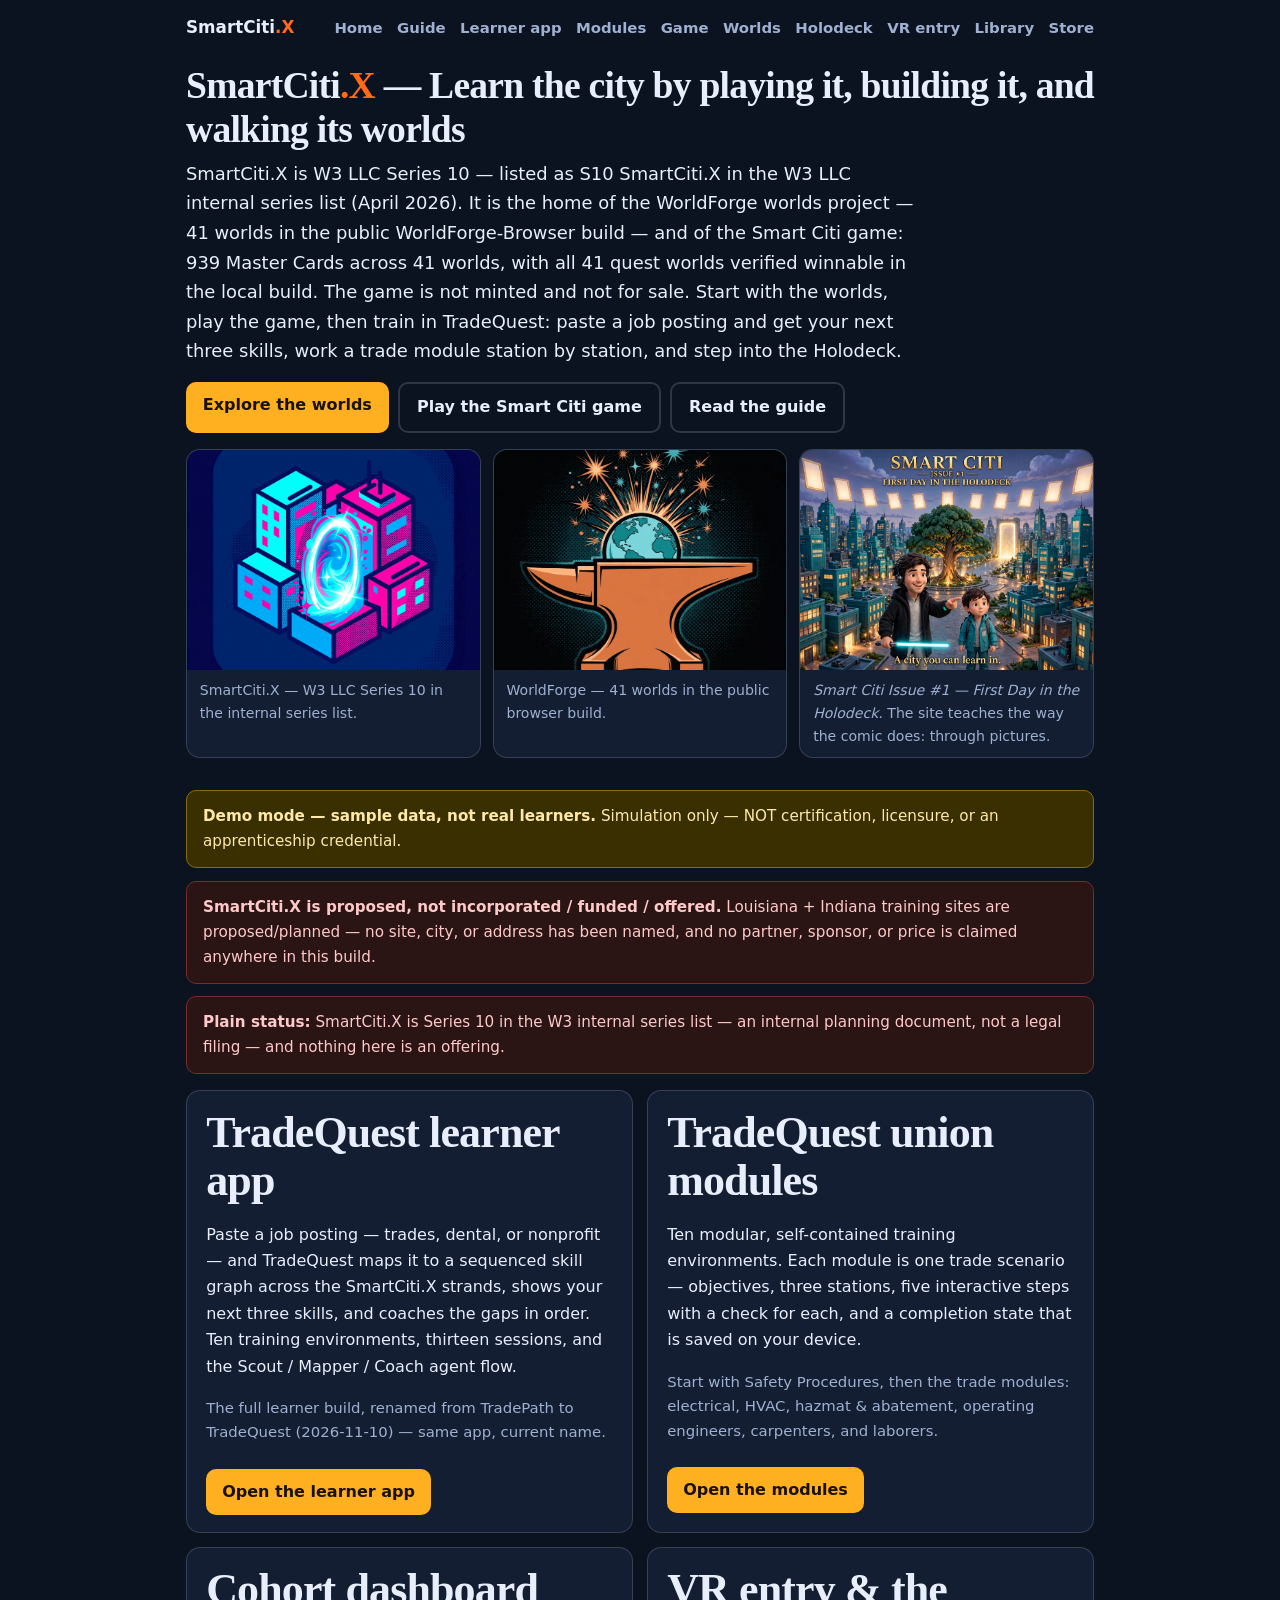
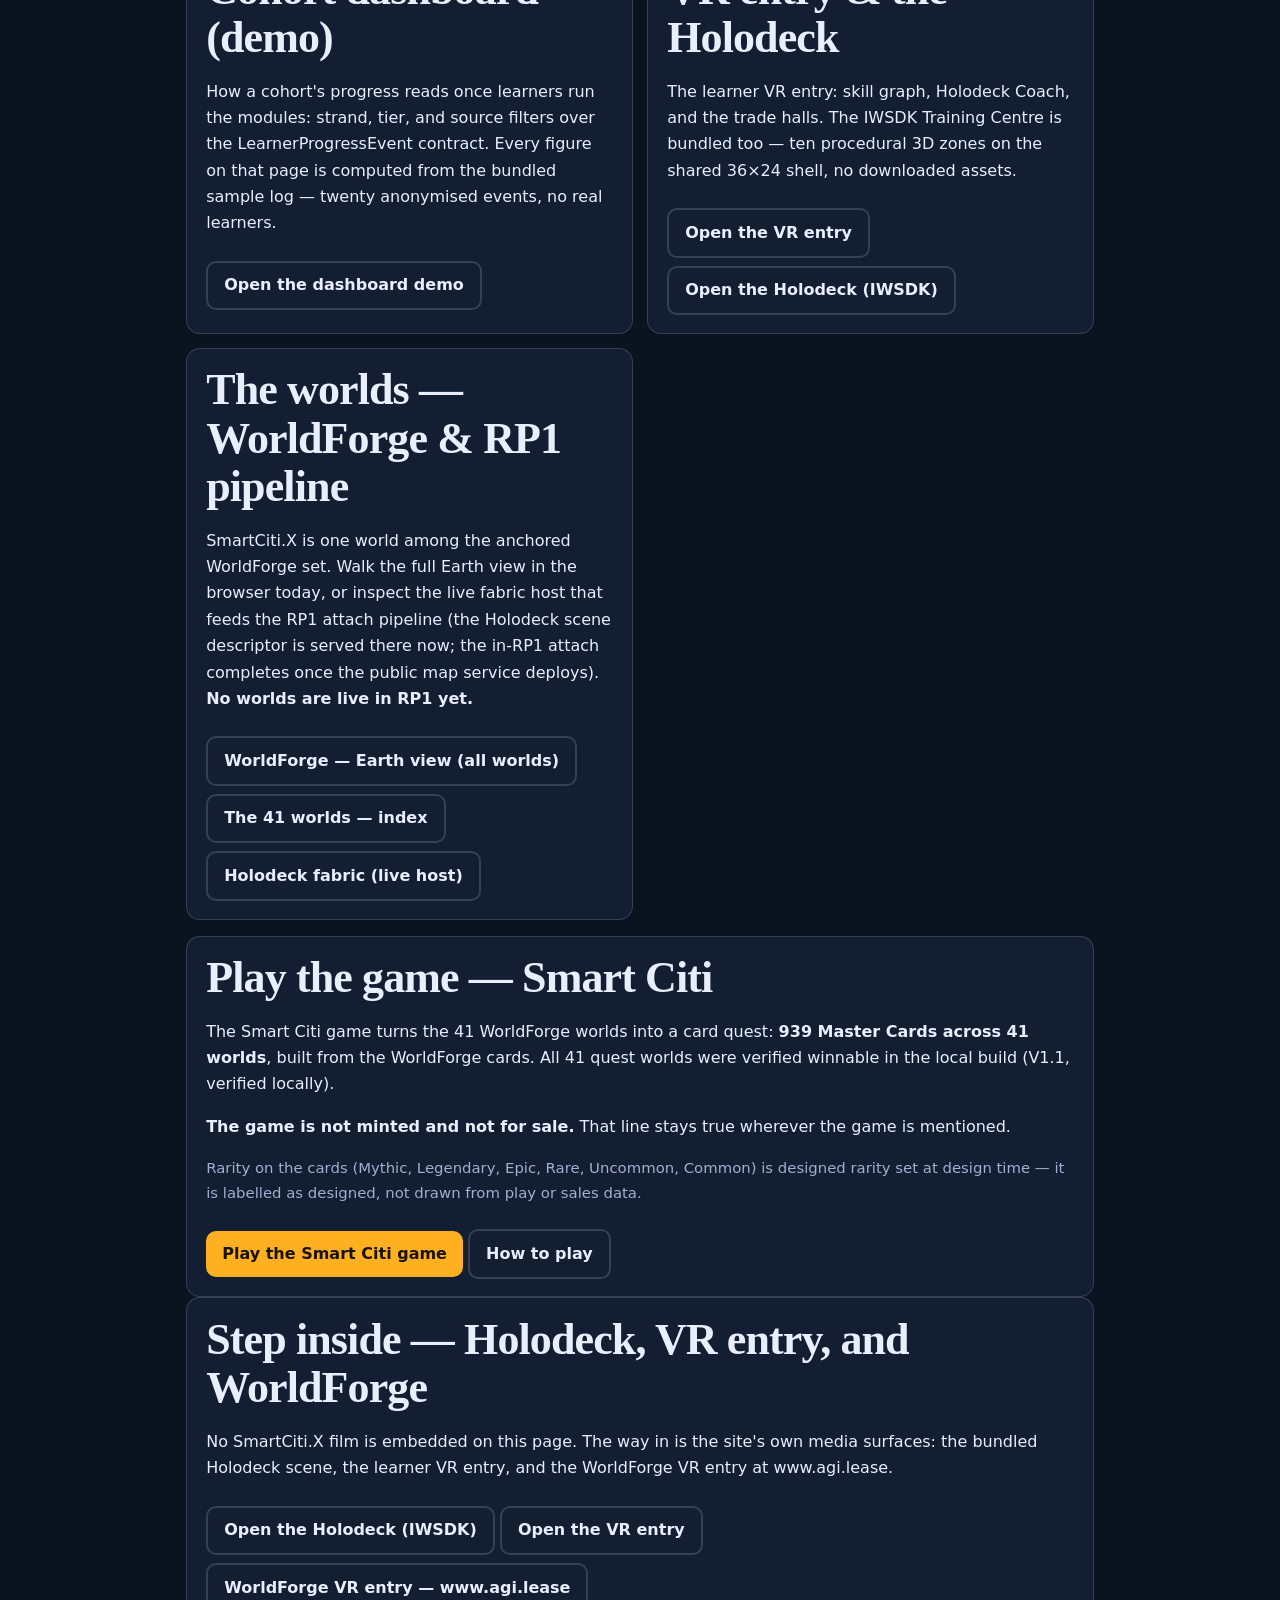
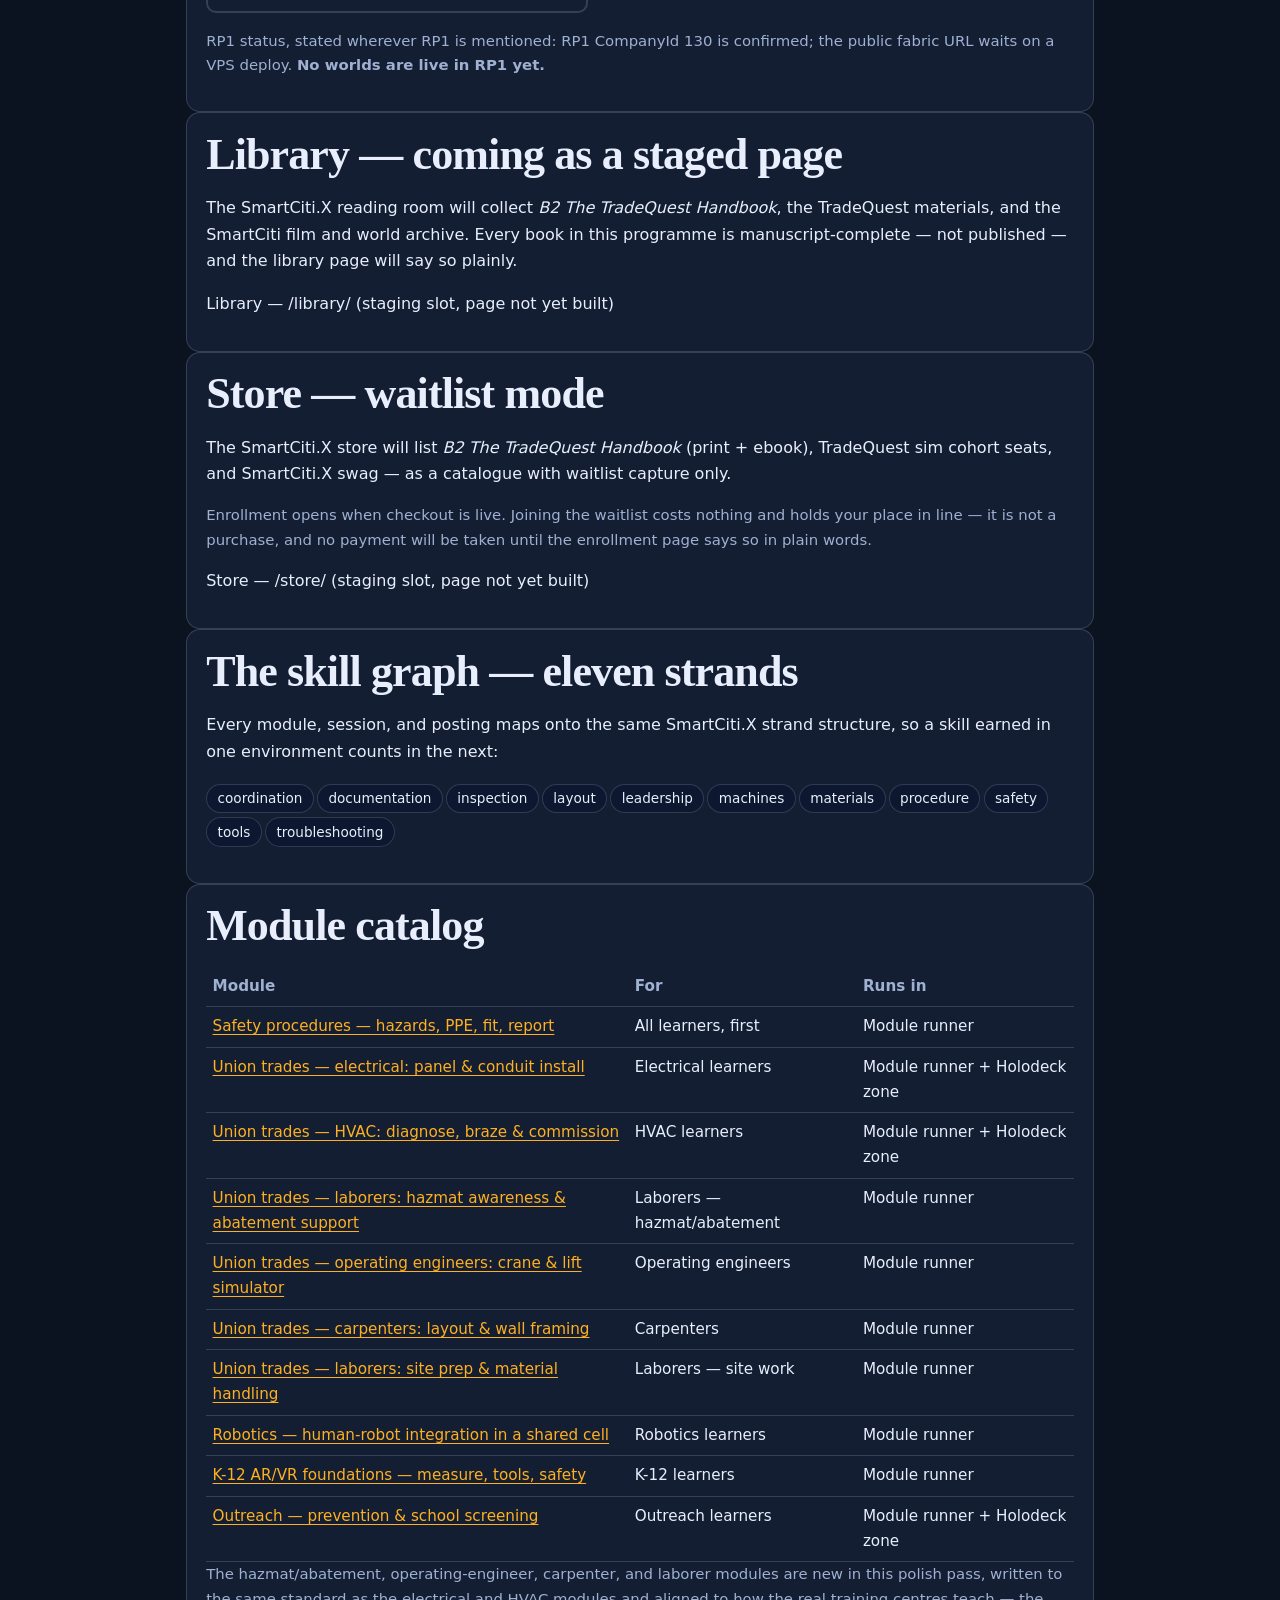
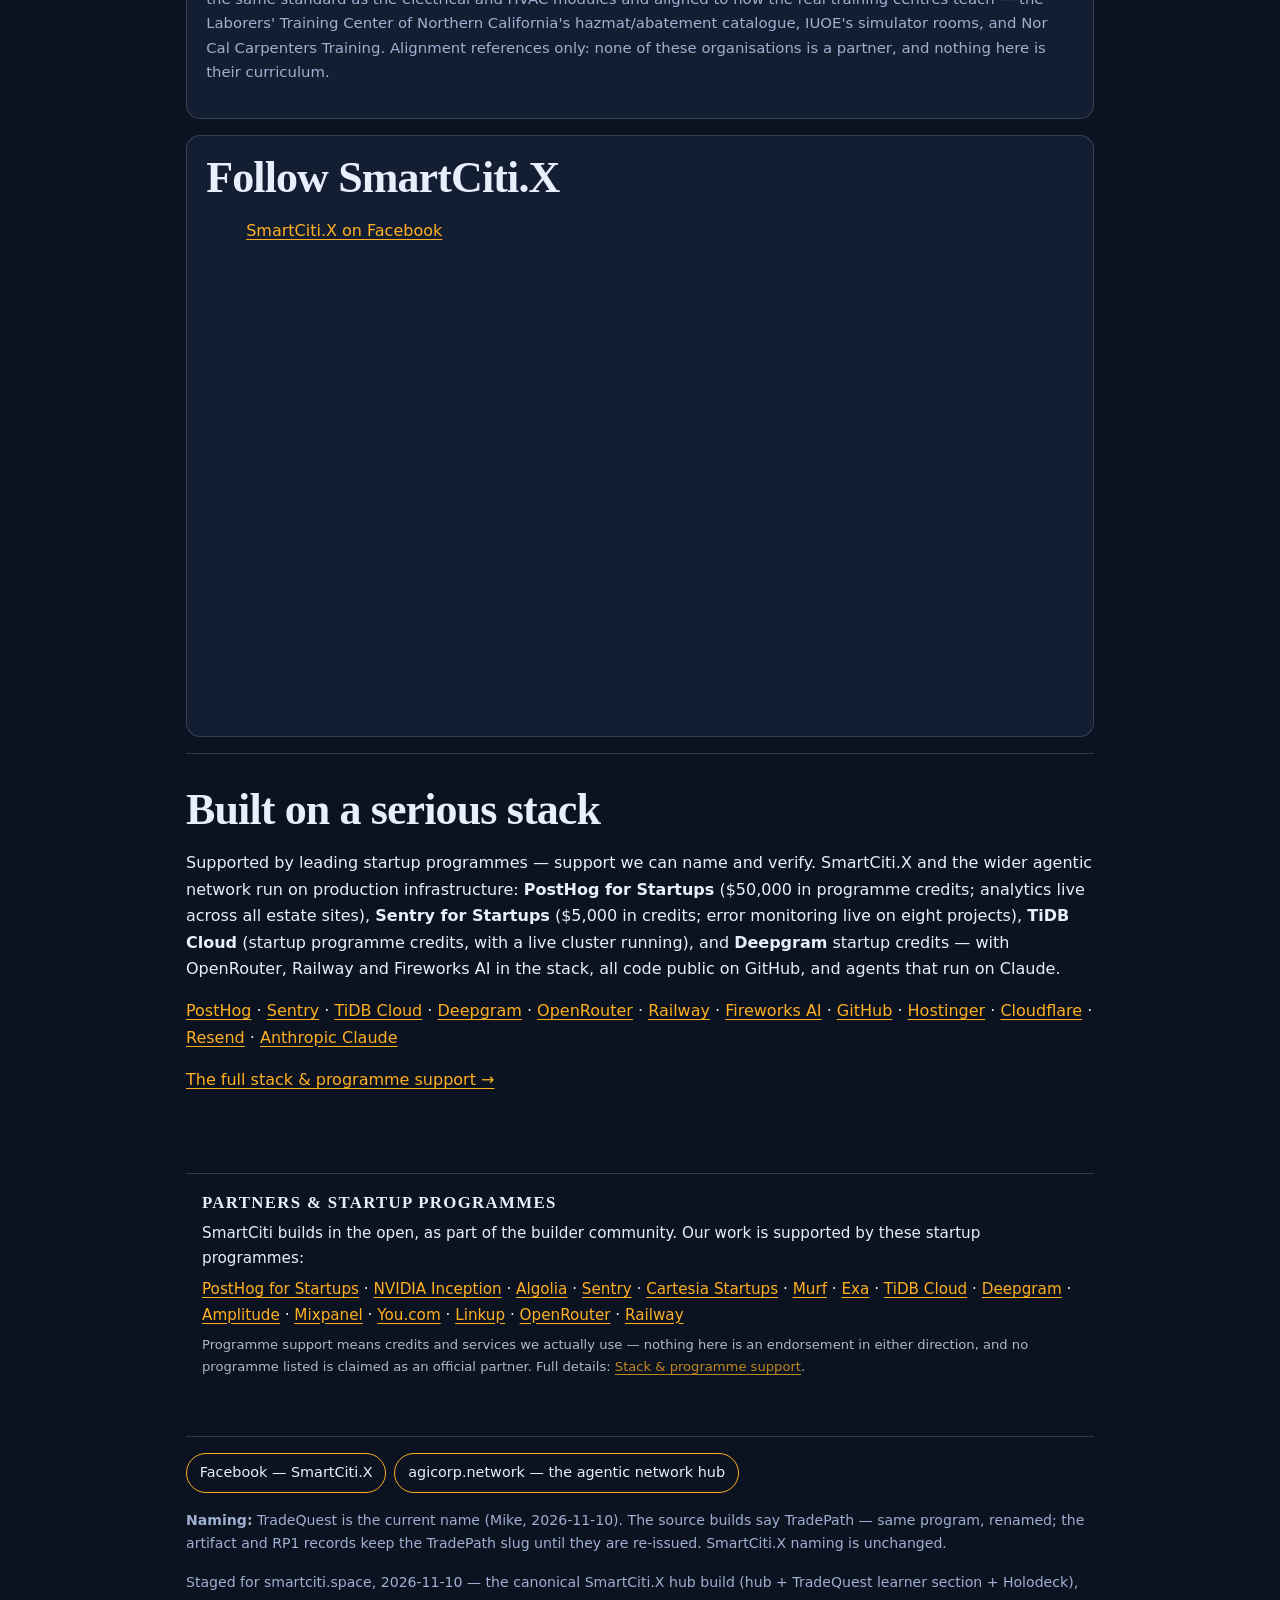
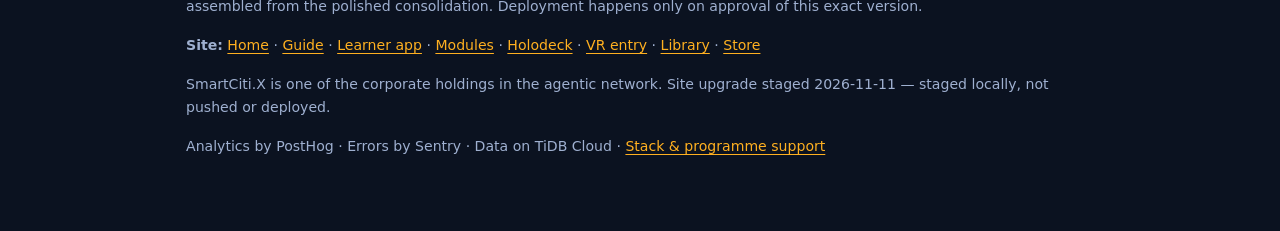
<file: index.html>
<!DOCTYPE html>
<html lang="en">
<head>
<meta charset="utf-8">
<meta name="viewport" content="width=device-width, initial-scale=1, viewport-fit=cover">
<title>SmartCiti.X — TradeQuest Learner Platform</title>
<meta name="description" content="SmartCiti.X learner platform hub: the TradeQuest skill-graph app, ten modular union training environments, the cohort dashboard demo, and the VR entry. Demo build — SmartCiti.X is proposed, not incorporated, funded, or offered.">
<link rel="canonical" href="https://smartciti.space/">
<link rel="icon" type="image/png" href="assets/profile.png">
<meta property="og:title" content="SmartCiti.X — TradeQuest Learner Platform">
<meta property="og:description" content="A city-scale training world: trades, robotics, and manufacturing skills learned by doing. Demo build — SmartCiti.X is proposed, not incorporated, funded, or offered.">
<meta property="og:type" content="website">
<meta property="og:url" content="https://smartciti.space/">
<meta property="og:image" content="https://smartciti.space/assets/og-cover.png">
<meta property="og:image:width" content="1640">
<meta property="og:image:height" content="924">
<meta name="twitter:card" content="summary_large_image">
<meta name="twitter:title" content="SmartCiti.X — TradeQuest Learner Platform">
<meta name="twitter:description" content="A city-scale training world: trades, robotics, and manufacturing skills learned by doing. Demo build — proposed, not incorporated, funded, or offered.">
<meta name="twitter:image" content="https://smartciti.space/assets/og-cover.png">
<style>
:root{--bg:#0b1220;--panel:#131e33;--ink:#e8eefc;--mut:#9fb0d0;--acc:#ffb020;--ok:#2fbf71;--line:#26344f;--brand:#ff6b1a}
*{box-sizing:border-box}
body{margin:0;background:var(--bg);color:var(--ink);font-family:system-ui,-apple-system,"Segoe UI",sans-serif;line-height:1.55}
main{max-width:940px;margin:0 auto;padding:0 16px 56px}
a{color:#7cc4ff}
h1{font-size:2rem;margin:.5rem 0 .2rem}
h1 .x{color:var(--brand)}
h2{font-size:1.3rem;margin:0 0 .5rem}
p{margin:.45rem 0}
.lede{font-size:1.08rem;color:var(--ink);max-width:46rem}
.banner{border-radius:10px;padding:.8rem 1rem;margin:.8rem 0;font-size:.95rem}
.banner.demo{background:#3a2f00;border:1px solid #8a6d00;color:#ffe9a8}
.banner.proposed{background:#2a1414;border:1px solid #7a2b2b;color:#ffc9c9}
.grid{display:grid;grid-template-columns:1fr 1fr;gap:14px;margin:1rem 0}
@media(max-width:640px){.grid{grid-template-columns:1fr}}
.card{background:var(--panel);border:1px solid var(--line);border-radius:14px;padding:1.1rem 1.2rem}
.card a.btn{display:inline-block;margin-top:.5rem;background:var(--acc);color:#1a1200;font-weight:800;border-radius:10px;padding:.6rem 1rem;text-decoration:none}
.card a.btn.ghost{background:transparent;color:var(--ink);border:2px solid var(--line);font-weight:600}
.mut{color:var(--mut);font-size:.93rem}
.pill{display:inline-block;border:1px solid var(--line);border-radius:999px;padding:.15rem .65rem;margin:.15rem .2rem .15rem 0;font-size:.85rem;background:#0d1730}
table{width:100%;border-collapse:collapse;font-size:.95rem}
td,th{border-bottom:1px solid var(--line);padding:.45rem .4rem;text-align:left;vertical-align:top}
th{color:var(--mut);font-weight:600}
footer{color:var(--mut);font-size:.88rem;margin-top:2rem;border-top:1px solid var(--line);padding-top:1rem}
.agi-social{background:var(--panel);border:1px solid var(--line);border-radius:14px;padding:1.1rem 1.2rem;margin:1rem 0}
.agi-social h2{margin:0 0 1rem}
.agi-chips{display:flex;flex-wrap:wrap;gap:.5rem;margin:0 0 1rem;padding:0;list-style:none}
.agi-chips a{display:inline-block;padding:.45rem .8rem;border:1px solid var(--acc);border-radius:999px;color:var(--ink);text-decoration:none;font-size:.9rem}
.agi-fb-slot{min-height:500px}
.site-head{display:flex;flex-wrap:wrap;align-items:center;gap:.6rem 1rem;padding:.9rem 0 .4rem}
.site-head .brand{font-weight:800;font-size:1.05rem;color:var(--ink);text-decoration:none}
.site-head .brand .x{color:var(--brand)}
.site-nav{display:flex;flex-wrap:wrap;gap:.35rem .9rem;margin-left:auto}
.site-nav a{color:var(--mut);text-decoration:none;font-size:.93rem;font-weight:600}
.site-nav a:hover{color:var(--ink);text-decoration:underline}
.hero{padding:.6rem 0 .2rem}
.hero h1{font-size:2.35rem;line-height:1.15;margin:.4rem 0 .5rem}
.hero .lede{font-size:1.12rem}
.hero-figs{display:grid;grid-template-columns:1fr 1fr 1fr;gap:12px;margin:1rem 0}
@media(max-width:640px){.hero-figs{grid-template-columns:1fr}}
.hero-figs figure{margin:0;background:var(--panel);border:1px solid var(--line);border-radius:14px;overflow:hidden}
.hero-figs img{display:block;width:100%;height:220px;object-fit:cover}
.hero-figs figcaption{padding:.55rem .8rem;color:var(--mut);font-size:.88rem}
.cta-row{display:flex;flex-wrap:wrap;gap:.6rem;margin:.9rem 0 .2rem}
.cta-row a.btn{display:inline-block;background:var(--acc);color:#1a1200;font-weight:800;border-radius:10px;padding:.65rem 1.05rem;text-decoration:none}
.cta-row a.btn.ghost{background:transparent;color:var(--ink);border:2px solid var(--line);font-weight:600}
.btn.disabled{opacity:.55;cursor:default}
figure.page-fig{margin:1rem 0;background:var(--panel);border:1px solid var(--line);border-radius:14px;overflow:hidden}
figure.page-fig img{display:block;width:100%;max-height:340px;object-fit:cover}
figure.page-fig figcaption{padding:.55rem .8rem;color:var(--mut);font-size:.88rem}
</style>
<link rel="stylesheet" href="assets/ds/tokens.css">
<link rel="stylesheet" href="assets/ds/smartciti.accent.css">
<link rel="stylesheet" href="assets/ds/components.css">
<script src="assets/ds/nav.js" defer></script>
<script>
!function(t,e){var o,n,p,r;e.__SV||(window.posthog=e,e._i=[],e.init=function(i,s,a){function g(t,e){var o=e.split(".");2==o.length&&(t=t[o[0]],e=o[1]),t[e]=function(){t.push([e].concat(Array.prototype.slice.call(arguments,0)))}}(p=t.createElement("script")).type="text/javascript",p.crossOrigin="anonymous",p.async=!0,p.src=s.api_host.replace(".i.posthog.com","-assets.i.posthog.com")+"/static/array.js",(r=t.getElementsByTagName("script")[0]).parentNode.insertBefore(p,r);var u=e;for(void 0!==a?u=e[a]=[]:a="posthog",u.people=u.people||[],u.toString=function(t){var e="posthog";return"posthog"!==a&&(e+="."+a),t||(e+=" (stub)"),e},u.people.toString=function(){return u.toString(1)+".people (stub)"},o="init Ie Ts Ms Ee Es Rs capture Ge calculateEventProperties Os register register_once register_for_session unregister unregister_for_session js getFeatureFlag getFeatureFlagPayload isFeatureFlagEnabled reloadFeatureFlags updateEarlyAccessFeatureEnrollment getEarlyAccessFeatures on onFeatureFlags onSessionId getSurveys getActiveMatchingSurveys renderSurvey canRenderSurvey canRenderSurveyIdentified renderSurveyPreview identify setPersonProperties group resetGroups setPersonPropertiesForFlags resetPersonPropertiesForFlags setGroupPropertiesForFlags resetGroupPropertiesForFlags reset get_distinct_id getGroups get_session_id get_session_replay_url alias set_config startSessionRecording stopSessionRecording sessionRecordingStarted captureException loadToolbar get_property getSessionProperty zs As createPersonProfile Is opt_in_capturing opt_out_capturing has_opted_in_capturing has_opted_out_capturing clear_opt_out_capturing Ds getPageviewId captureTraceFeedback captureTraceMetric".split(" "),n=0;n<o.length;n++)g(u,o[n]);e._i.push([i,s,a])},e.__SV=1)}(document,window.posthog||[]);
posthog.init('phc_Di4hnxJzk3F4djejjDys9SaXLHjDiUQZSVhHwQUw5UWh',{api_host:'https://us.i.posthog.com',defaults:'2025-05-24',autocapture:true,capture_pageview:true,session_recording:{maskAllInputs:true}})
</script>
</head>
<body>
<main>
<header class="site-head">
  <a class="brand" href="index.html">SmartCiti<span class="x">.X</span></a>
  <nav class="site-nav" aria-label="Site">
    <a href="index.html" aria-current="page">Home</a>
    <a href="guide.html">Guide</a>
    <a href="learner/index.html">Learner app</a>
    <a href="modules/index.html">Modules</a>
    <a href="game/index.html">Game</a>
    <a href="worlds/index.html">Worlds</a>
    <a href="holodeck/about.html">Holodeck</a>
    <a href="vr-entry/index.html">VR entry</a>
    <a href="https://www.agicorp.network/store/guides-books.html">Library</a>
    <a href="https://www.agicorp.network/store/">Store</a>
  </nav>
</header>

<section class="hero">
<h1>SmartCiti<span class="x">.X</span> — Learn the city by playing it, building it, and walking its worlds</h1>
<p class="lede">SmartCiti.X is W3 LLC Series 10 — listed as S10 SmartCiti.X in the
W3 LLC internal series list (April 2026). It is the home of the WorldForge worlds
project — 41 worlds in the public WorldForge-Browser build — and of the Smart Citi
game: 939 Master Cards across 41 worlds, with all 41 quest worlds verified
winnable in the local build. The game is not minted and not for sale. Start with
the worlds, play the game, then train in TradeQuest: paste a job posting and get
your next three skills, work a trade module station by station, and step into the
Holodeck.</p>
<div class="cta-row">
  <a class="btn" href="https://agifuturefoundation.github.io/WorldForge-Browser/earth/">Explore the worlds</a>
  <a class="btn ghost" href="#game">Play the Smart Citi game</a>
  <a class="btn ghost" href="guide.html">Read the guide</a>
</div>
<div class="hero-figs">
  <figure>
    <img src="assets/smartciti-x-avatar.png" alt="SmartCiti.X avatar artwork — the teal city mark">
    <figcaption>SmartCiti.X — W3 LLC Series 10 in the internal series list.</figcaption>
  </figure>
  <figure>
    <img src="assets/worldforge-avatar.png" alt="WorldForge avatar artwork">
    <figcaption>WorldForge — 41 worlds in the public browser build.</figcaption>
  </figure>
  <figure>
    <img src="assets/comic-issue-01-cover.webp" alt="Smart Citi Issue #1 comic cover — First Day in the Holodeck">
    <figcaption><em>Smart Citi Issue #1 — First Day in the Holodeck.</em> The site teaches the way the comic does: through pictures.</figcaption>
  </figure>
</div>
</section>

<div class="banner demo"><strong>Demo mode — sample data, not real learners.</strong>
Simulation only — NOT certification, licensure, or an apprenticeship credential.</div>
<div class="banner proposed"><strong>SmartCiti.X is proposed, not incorporated /
funded / offered.</strong> Louisiana + Indiana training sites are proposed/planned —
no site, city, or address has been named, and no partner, sponsor, or price is
claimed anywhere in this build.</div>
<div class="banner proposed"><strong>Plain status:</strong> SmartCiti.X is Series 10 in the W3 internal series list — an internal planning document, not a legal filing — and nothing here is an offering.</div>

<div class="grid">
  <section class="card">
    <h2>TradeQuest learner app</h2>
    <p>Paste a job posting — trades, dental, or nonprofit — and TradeQuest maps it
    to a sequenced skill graph across the SmartCiti.X strands, shows your next
    three skills, and coaches the gaps in order. Ten training environments,
    thirteen sessions, and the Scout / Mapper / Coach agent flow.</p>
    <p class="mut">The full learner build, renamed from TradePath to TradeQuest
    (2026-11-10) — same app, current name.</p>
    <a class="btn" href="learner/index.html">Open the learner app</a>
  </section>
  <section class="card">
    <h2>TradeQuest union modules</h2>
    <p>Ten modular, self-contained training environments. Each module is one
    trade scenario — objectives, three stations, five interactive steps with a
    check for each, and a completion state that is saved on your device.</p>
    <p class="mut">Start with Safety Procedures, then the trade modules:
    electrical, HVAC, hazmat &amp; abatement, operating engineers, carpenters,
    and laborers.</p>
    <a class="btn" href="modules/index.html">Open the modules</a>
  </section>
  <section class="card">
    <h2>Cohort dashboard (demo)</h2>
    <p>How a cohort's progress reads once learners run the modules: strand,
    tier, and source filters over the LearnerProgressEvent contract. Every
    figure on that page is computed from the bundled sample log — twenty
    anonymised events, no real learners.</p>
    <a class="btn ghost" href="dashboard-v2-demo.html">Open the dashboard demo</a>
  </section>
  <section class="card">
    <h2>VR entry &amp; the Holodeck</h2>
    <p>The learner VR entry: skill graph, Holodeck Coach, and the trade halls.
    The IWSDK Training Centre is bundled too — ten procedural 3D zones on the
    shared 36×24 shell, no downloaded assets.</p>
    <a class="btn ghost" href="vr-entry/index.html">Open the VR entry</a>
    <a class="btn ghost" href="holodeck/index.html">Open the Holodeck (IWSDK)</a>
  </section>
  <section class="card">
    <h2>The worlds — WorldForge &amp; RP1 pipeline</h2>
    <p>SmartCiti.X is one world among the anchored WorldForge set. Walk the full
    Earth view in the browser today, or inspect the live fabric host that feeds
    the RP1 attach pipeline (the Holodeck scene descriptor is served there now;
    the in-RP1 attach completes once the public map service deploys).
    <strong>No worlds are live in RP1 yet.</strong></p>
    <a class="btn ghost" href="https://agifuturefoundation.github.io/WorldForge-Browser/earth/">WorldForge — Earth view (all worlds)</a>
    <a class="btn ghost" href="worlds/index.html">The 41 worlds — index</a>
    <a class="btn ghost" href="https://rp1-worlds-production.up.railway.app/holodeck.json">Holodeck fabric (live host)</a>
  </section>
</div>

<!-- ============================================================
     SMART CITI GAME — live section (site upgrade 2026-11)
     The playable build lives in this site at game/index.html,
     with its card data at game/data/cards.enriched.json.
     ============================================================ -->
<section class="card" id="game">
  <h2>Play the game — Smart Citi</h2>
  <p>The Smart Citi game turns the 41 WorldForge worlds into a card quest:
  <strong>939 Master Cards across 41 worlds</strong>, built from the WorldForge
  cards. All 41 quest worlds were verified winnable in the local build
  (V1.1, verified locally).</p>
  <p><strong>The game is not minted and not for sale.</strong> That line stays
  true wherever the game is mentioned.</p>
  <p class="mut">Rarity on the cards (Mythic, Legendary, Epic, Rare, Uncommon,
  Common) is designed rarity set at design time — it is labelled as designed,
  not drawn from play or sales data.</p>
  <a class="btn" href="game/index.html">Play the Smart Citi game</a>
  <a class="btn ghost" href="game/how-to-play.html">How to play</a>
</section>

<section class="card">
  <h2>Step inside — Holodeck, VR entry, and WorldForge</h2>
  <p>No SmartCiti.X film is embedded on this page. The way in is the site's own
  media surfaces: the bundled Holodeck scene, the learner VR entry, and the
  WorldForge VR entry at www.agi.lease.</p>
  <p>
    <a class="btn ghost" href="holodeck/index.html">Open the Holodeck (IWSDK)</a>
    <a class="btn ghost" href="vr-entry/index.html">Open the VR entry</a>
    <a class="btn ghost" href="https://www.agi.lease/">WorldForge VR entry — www.agi.lease</a>
  </p>
  <p class="mut">RP1 status, stated wherever RP1 is mentioned: RP1 CompanyId 130
  is confirmed; the public fabric URL waits on a VPS deploy.
  <strong>No worlds are live in RP1 yet.</strong></p>
</section>

<!-- ============================================================
     STAGING SLOT — LIBRARY (BLUEPRINT §3, SmartCiti.X row)
     Target page /library/ is NOT built in this upgrade.
     Contents when built: B2 The TradeQuest Handbook, TradeQuest
     materials, and the SmartCiti film and world archive.
     This slot is a nav + section placeholder only.
     ============================================================ -->
<section class="card" id="library-slot">
  <h2>Library — coming as a staged page</h2>
  <p>The SmartCiti.X reading room will collect <em>B2 The TradeQuest
  Handbook</em>, the TradeQuest materials, and the SmartCiti film and world
  archive. Every book in this programme is manuscript-complete — not
  published — and the library page will say so plainly.</p>
  <p>Library — /library/ (staging slot, page not yet built)</p>
</section>

<!-- ============================================================
     STAGING SLOT — STORE (BLUEPRINT §3, SmartCiti.X row)
     Target page /store/ is NOT built in this upgrade.
     Contents when built: B2 (print + ebook), the TradeQuest sim
     cohort waitlist, and SmartCiti.X swag. WAITLIST MODE ONLY:
     no checkout, no cart that takes payment, no PayPal links.
     ============================================================ -->
<section class="card" id="store-slot">
  <h2>Store — waitlist mode</h2>
  <p>The SmartCiti.X store will list <em>B2 The TradeQuest Handbook</em>
  (print + ebook), TradeQuest sim cohort seats, and SmartCiti.X swag —
  as a catalogue with waitlist capture only.</p>
  <p class="mut">Enrollment opens when checkout is live. Joining the waitlist
  costs nothing and holds your place in line — it is not a purchase, and no
  payment will be taken until the enrollment page says so in plain words.</p>
  <p>Store — /store/ (staging slot, page not yet built)</p>
</section>

<section class="card">
  <h2>The skill graph — eleven strands</h2>
  <p>Every module, session, and posting maps onto the same SmartCiti.X strand
  structure, so a skill earned in one environment counts in the next:</p>
  <p><span class="pill">coordination</span><span class="pill">documentation</span><span class="pill">inspection</span><span class="pill">layout</span><span class="pill">leadership</span><span class="pill">machines</span><span class="pill">materials</span><span class="pill">procedure</span><span class="pill">safety</span><span class="pill">tools</span><span class="pill">troubleshooting</span></p>
</section>

<section class="card">
  <h2>Module catalog</h2>
  <table>
    <tr><th>Module</th><th>For</th><th>Runs in</th></tr>
    <tr><td><a href="modules/index.html?scenario=safety-procedures">Safety procedures — hazards, PPE, fit, report</a></td><td>All learners, first</td><td>Module runner</td></tr>
    <tr><td><a href="modules/index.html?scenario=union-trades-electrical">Union trades — electrical: panel &amp; conduit install</a></td><td>Electrical learners</td><td>Module runner + Holodeck zone</td></tr>
    <tr><td><a href="modules/index.html?scenario=union-trades-hvac">Union trades — HVAC: diagnose, braze &amp; commission</a></td><td>HVAC learners</td><td>Module runner + Holodeck zone</td></tr>
    <tr><td><a href="modules/index.html?scenario=union-trades-hazmat-abatement">Union trades — laborers: hazmat awareness &amp; abatement support</a></td><td>Laborers — hazmat/abatement</td><td>Module runner</td></tr>
    <tr><td><a href="modules/index.html?scenario=union-trades-operating-engineers">Union trades — operating engineers: crane &amp; lift simulator</a></td><td>Operating engineers</td><td>Module runner</td></tr>
    <tr><td><a href="modules/index.html?scenario=union-trades-carpenters">Union trades — carpenters: layout &amp; wall framing</a></td><td>Carpenters</td><td>Module runner</td></tr>
    <tr><td><a href="modules/index.html?scenario=union-trades-laborers">Union trades — laborers: site prep &amp; material handling</a></td><td>Laborers — site work</td><td>Module runner</td></tr>
    <tr><td><a href="modules/index.html?scenario=robotics-integration">Robotics — human-robot integration in a shared cell</a></td><td>Robotics learners</td><td>Module runner</td></tr>
    <tr><td><a href="modules/index.html?scenario=k12-arvr-foundations">K-12 AR/VR foundations — measure, tools, safety</a></td><td>K-12 learners</td><td>Module runner</td></tr>
    <tr><td><a href="modules/index.html?scenario=dental-screening-outreach">Outreach — prevention &amp; school screening</a></td><td>Outreach learners</td><td>Module runner + Holodeck zone</td></tr>
  </table>
  <p class="mut">The hazmat/abatement, operating-engineer, carpenter, and laborer
  modules are new in this polish pass, written to the same standard as the
  electrical and HVAC modules and aligned to how the real training centres
  teach — the Laborers' Training Center of Northern California's
  hazmat/abatement catalogue, IUOE's simulator rooms, and Nor Cal Carpenters
  Training. Alignment references only: none of these organisations is a
  partner, and nothing here is their curriculum.</p>
</section>

<section class="agi-social">
  <h2>Follow SmartCiti.X</h2>
  <div class="agi-fb-slot">
    <div class="fb-page"
         data-href="https://www.facebook.com/profile.php?id=61596590964426"
         data-tabs="timeline"
         data-width="500" data-height="500"
         data-small-header="false"
         data-adapt-container-width="true"
         data-hide-cover="false"
         data-show-facepile="false">
      <blockquote cite="https://www.facebook.com/profile.php?id=61596590964426" class="fb-xfbml-parse-ignore">
        <a href="https://www.facebook.com/profile.php?id=61596590964426">SmartCiti.X on Facebook</a>
      </blockquote>
    </div>
  </div>
</section>

<section aria-label="Stack and programme support" style="padding:2rem 0;border-top:1px solid rgba(128,128,128,.35)">
  <h2>Built on a serious stack</h2>
  <p>Supported by leading startup programmes — support we can name and verify. SmartCiti.X and the wider agentic network run on production infrastructure: <strong>PostHog for Startups</strong> ($50,000 in programme credits; analytics live across all estate sites), <strong>Sentry for Startups</strong> ($5,000 in credits; error monitoring live on eight projects), <strong>TiDB Cloud</strong> (startup programme credits, with a live cluster running), and <strong>Deepgram</strong> startup credits — with OpenRouter, Railway and Fireworks AI in the stack, all code public on GitHub, and agents that run on Claude.</p>
  <p><a href="https://posthog.com">PostHog</a> · <a href="https://sentry.io">Sentry</a> · <a href="https://www.pingcap.com">TiDB Cloud</a> · <a href="https://deepgram.com">Deepgram</a> · <a href="https://openrouter.ai">OpenRouter</a> · <a href="https://railway.com">Railway</a> · <a href="https://fireworks.ai">Fireworks AI</a> · <a href="https://github.com">GitHub</a> · <a href="https://www.hostinger.com">Hostinger</a> · <a href="https://www.cloudflare.com">Cloudflare</a> · <a href="https://resend.com">Resend</a> · <a href="https://www.anthropic.com">Anthropic Claude</a></p>
  <p><a href="partners.html">The full stack &amp; programme support →</a></p>
</section>

<section class="pband" data-pband="1"><style>.pband{border-top:1px solid rgba(128,128,128,.35);margin:2rem auto 0;padding:1.25rem 1rem;max-width:72rem;font-size:.95rem}.pband h2{font-size:1.05rem;text-transform:uppercase;letter-spacing:.08em;margin:0 0 .5rem}.pband p{margin:.4rem 0}.pband .pband-links a{white-space:nowrap}.pband .pband-note{font-size:.82rem;opacity:.75}</style><h2>Partners &amp; startup programmes</h2><p>SmartCiti builds in the open, as part of the builder community. Our work is supported by these startup programmes:</p><p class="pband-links"><a href="https://posthog.com">PostHog for Startups</a> &middot; <a href="https://www.nvidia.com/en-us/startups/">NVIDIA Inception</a> &middot; <a href="https://www.algolia.com">Algolia</a> &middot; <a href="https://sentry.io">Sentry</a> &middot; <a href="https://cartesia.ai">Cartesia Startups</a> &middot; <a href="https://murf.ai">Murf</a> &middot; <a href="https://exa.ai">Exa</a> &middot; <a href="https://www.pingcap.com">TiDB Cloud</a> &middot; <a href="https://deepgram.com">Deepgram</a> &middot; <a href="https://amplitude.com">Amplitude</a> &middot; <a href="https://mixpanel.com">Mixpanel</a> &middot; <a href="https://you.com">You.com</a> &middot; <a href="https://www.linkup.so">Linkup</a> &middot; <a href="https://openrouter.ai">OpenRouter</a> &middot; <a href="https://railway.com">Railway</a></p><p class="pband-note">Programme support means credits and services we actually use &mdash; nothing here is an endorsement in either direction, and no programme listed is claimed as an official partner. Full details: <a href="/partners.html">Stack &amp; programme support</a>.</p></section>
<footer>
  <ul class="agi-chips" aria-label="Follow us">
    <li><a href="https://www.facebook.com/profile.php?id=61596590964426" rel="noopener" target="_blank">Facebook — SmartCiti.X</a></li>
    <li><a href="https://www.agicorp.network" rel="noopener" target="_blank">agicorp.network — the agentic network hub</a></li>
  </ul>
  <p><strong>Naming:</strong> TradeQuest is the current name (Mike, 2026-11-10).
  The source builds say TradePath — same program, renamed; the artifact and RP1
  records keep the TradePath slug until they are re-issued. SmartCiti.X naming
  is unchanged.</p>
  <p>Staged for smartciti.space, 2026-11-10 — the canonical SmartCiti.X hub
  build (hub + TradeQuest learner section + Holodeck), assembled from the
  polished consolidation. Deployment happens only on approval of this exact
  version.</p>
  <p><strong>Site:</strong> <a href="index.html">Home</a> ·
  <a href="guide.html">Guide</a> · <a href="learner/index.html">Learner app</a> ·
  <a href="modules/index.html">Modules</a> · <a href="holodeck/index.html">Holodeck</a> ·
  <a href="vr-entry/index.html">VR entry</a> · <a href="https://www.agicorp.network/store/guides-books.html">Library</a> ·
  <a href="https://www.agicorp.network/store/">Store</a></p>
  <p>SmartCiti.X is one of the corporate holdings in the agentic network.
  Site upgrade staged 2026-11-11 — staged locally, not pushed or deployed.</p>
<p>Analytics by PostHog · Errors by Sentry · Data on TiDB Cloud · <a href="partners.html">Stack &amp; programme support</a></p>
</footer>
</main>
<div id="fb-root"></div>
<script>
  // Lazy SDK loader: call agiLoadFb() when the Follow section nears the viewport.
  function agiLoadFb(){
    if (window.__agiFbLoaded) return; window.__agiFbLoaded = true;
    var s=document.createElement('script');
    s.async=true; s.defer=true; s.crossOrigin='anonymous';
    s.src='https://connect.facebook.net/en_US/sdk.js#xfbml=1&version=v20.0';
    document.body.appendChild(s);
  }
  document.addEventListener('DOMContentLoaded',function(){
    var el=document.querySelector('.agi-social'); if(!el) return;
    if(!('IntersectionObserver' in window)){ agiLoadFb(); return; }
    var io=new IntersectionObserver(function(es){ es.forEach(function(e){ if(e.isIntersecting){ agiLoadFb(); io.disconnect(); } }); },{rootMargin:'600px'});
    io.observe(el);
  });
</script>
</body>
</html>
</file>
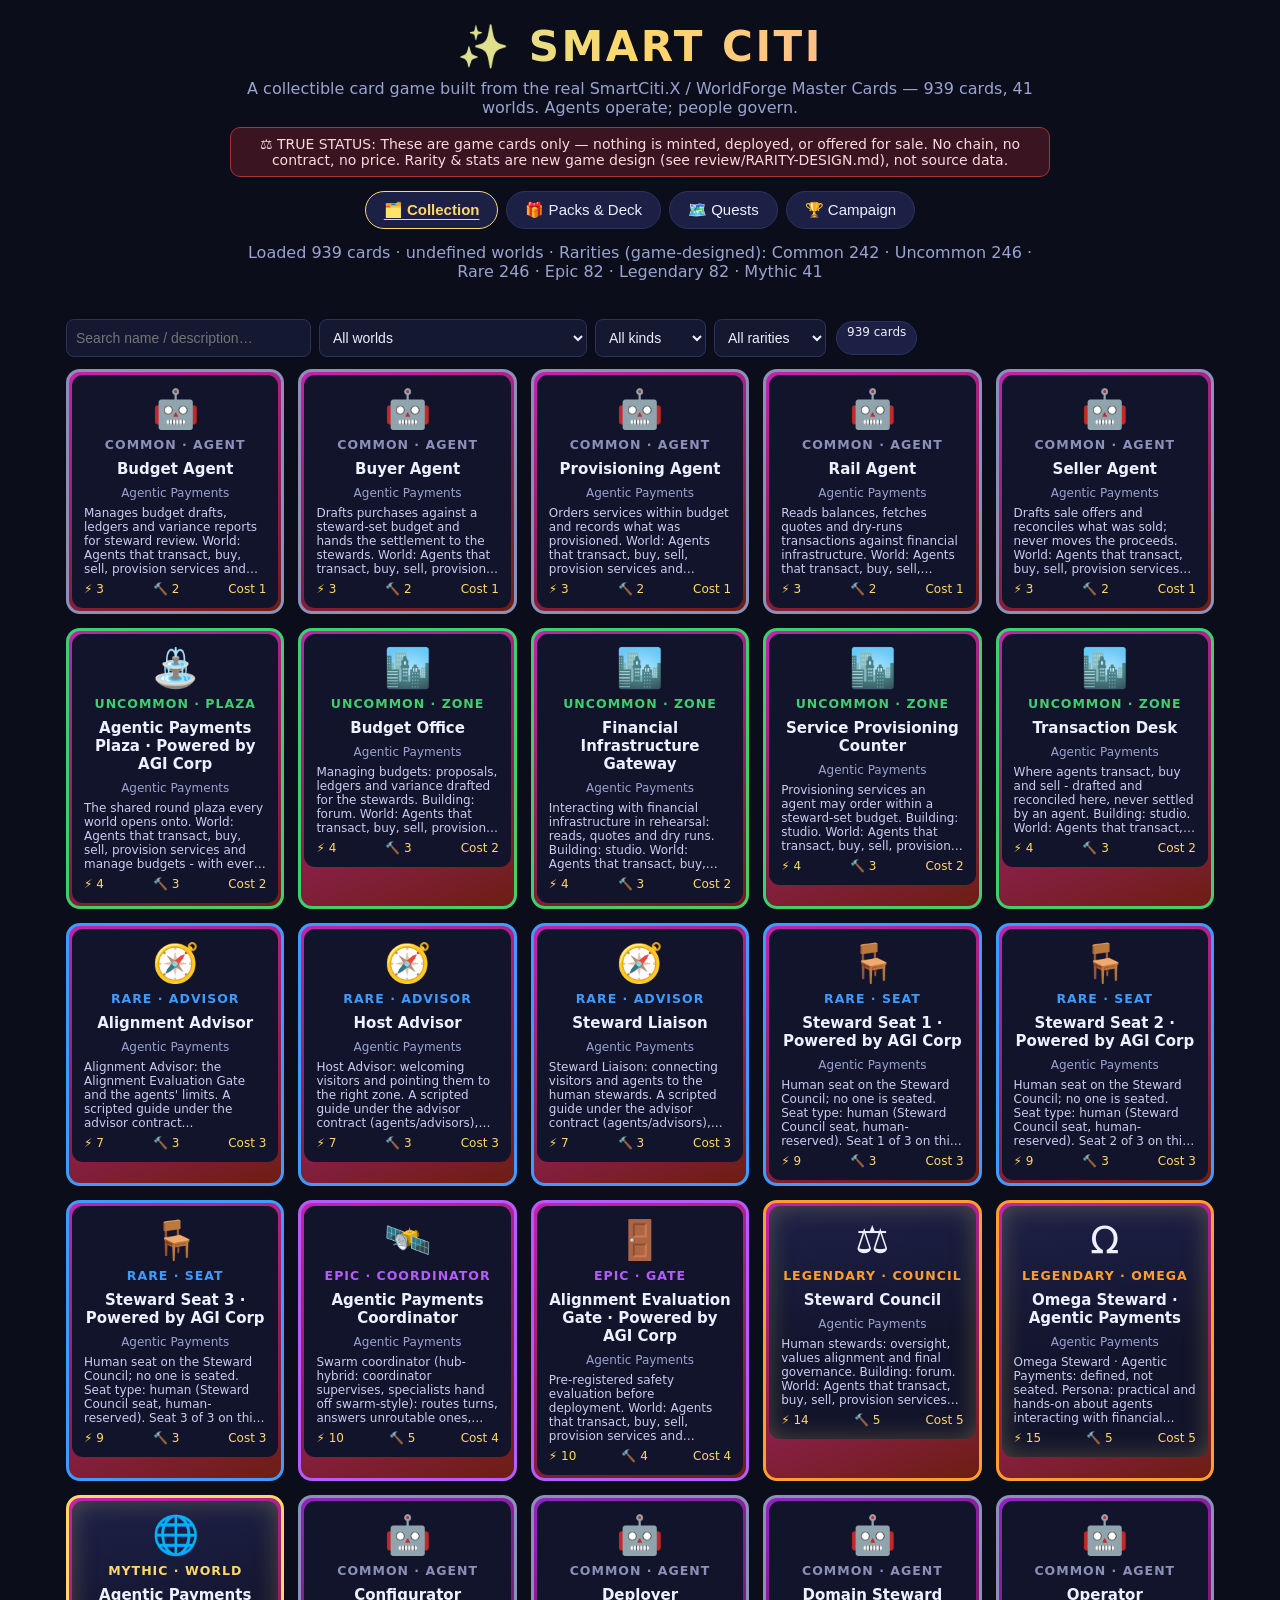
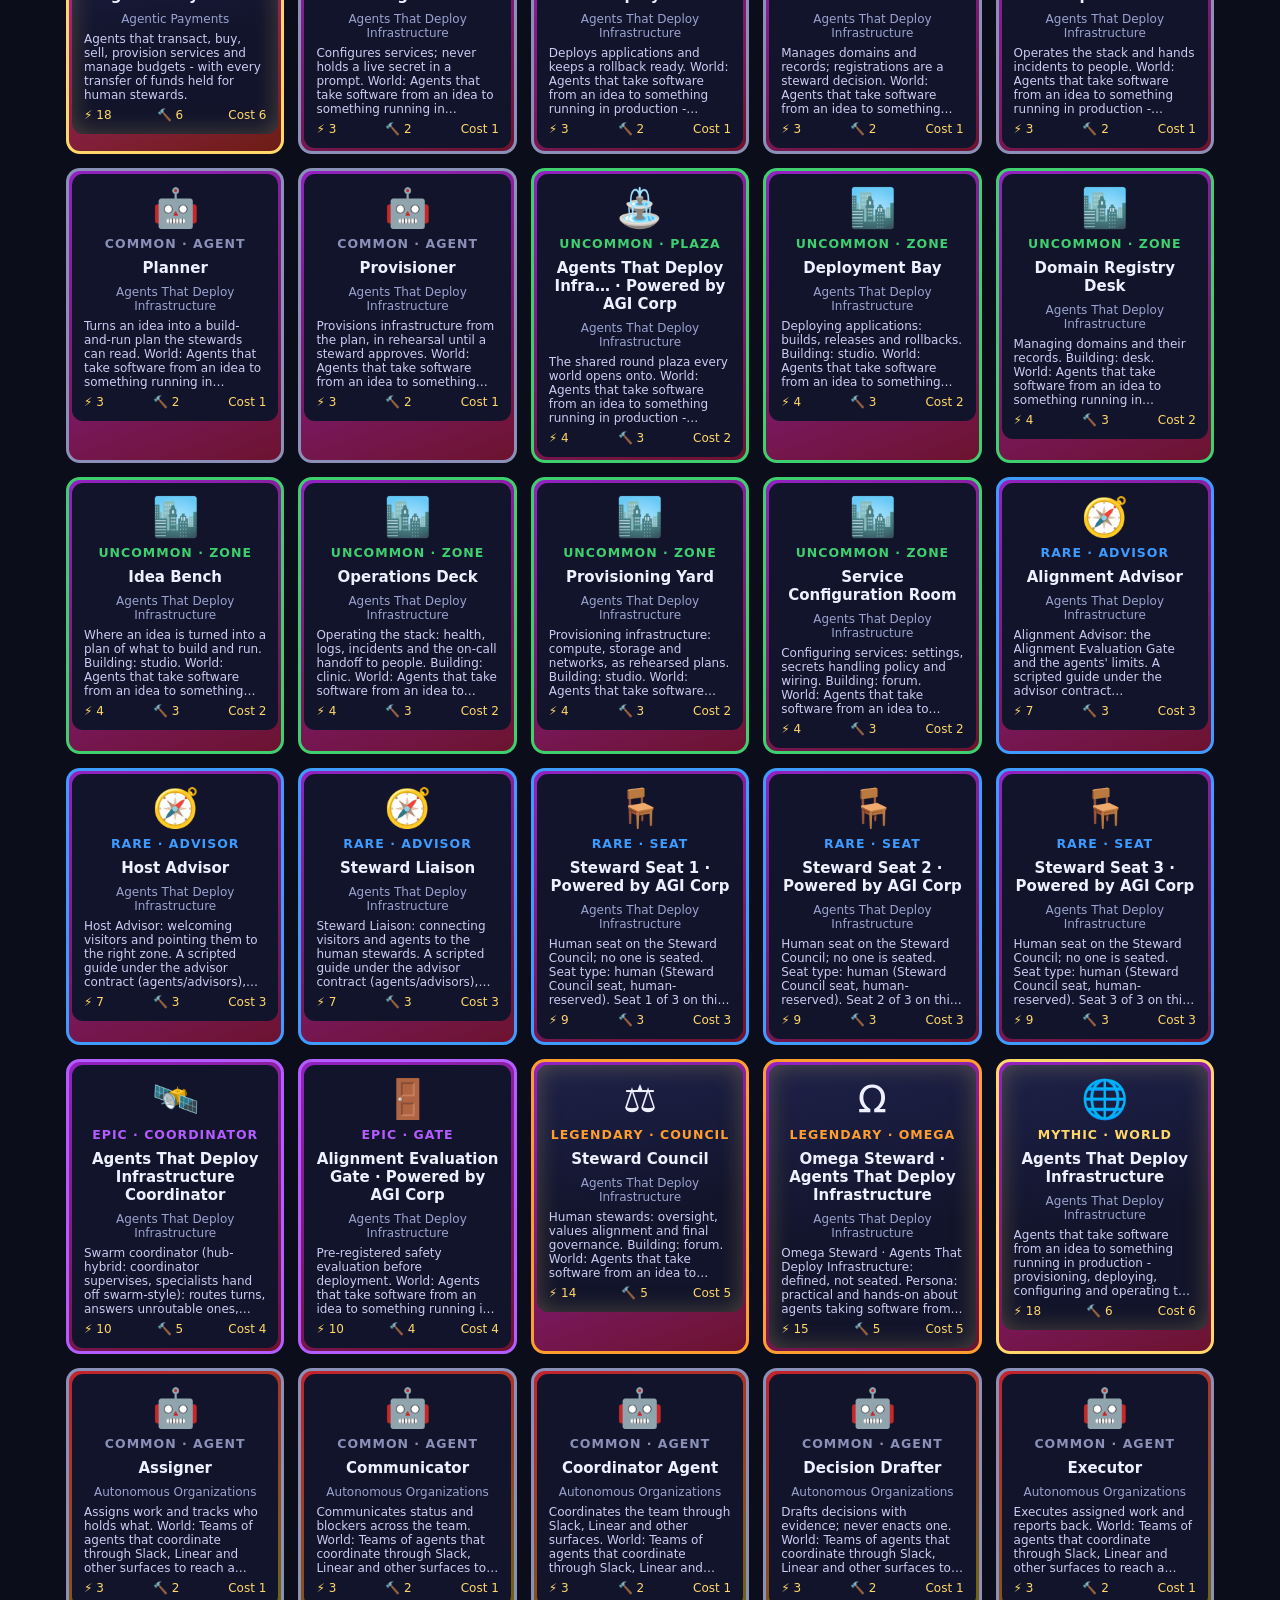
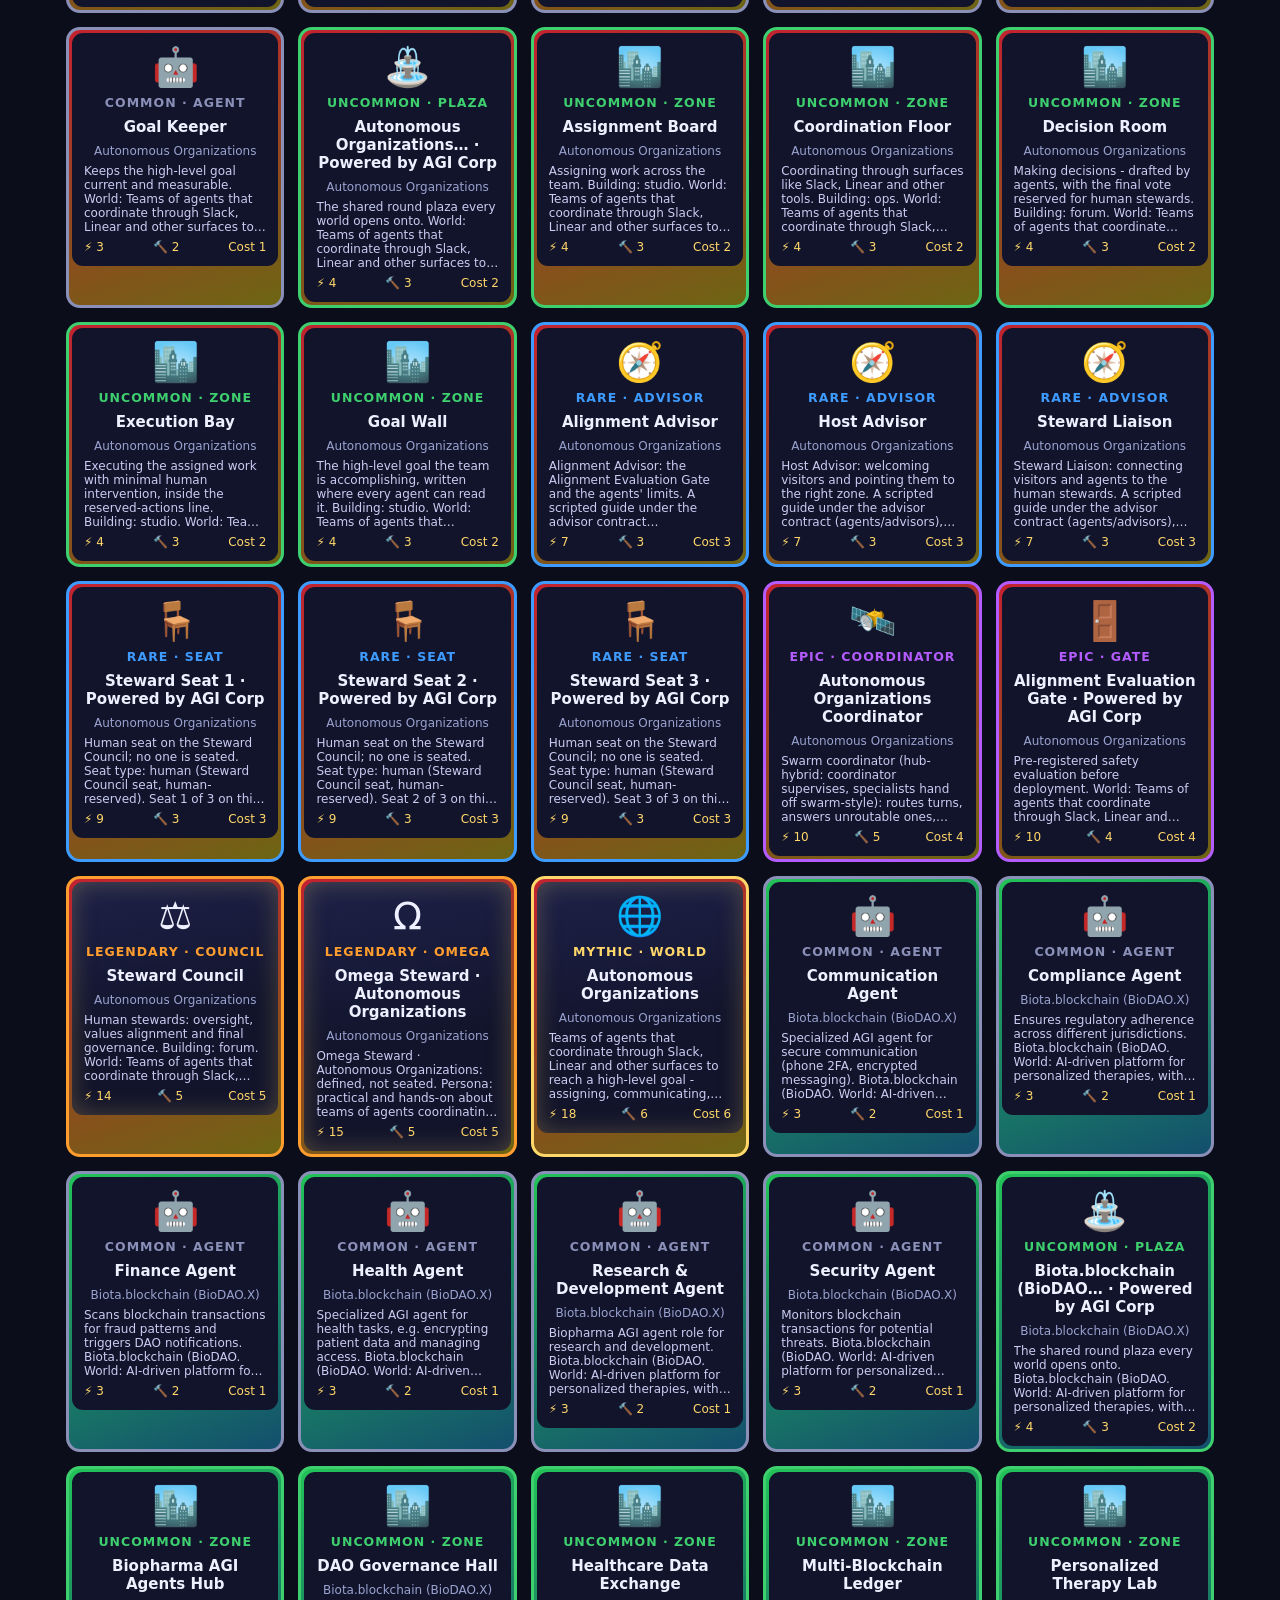
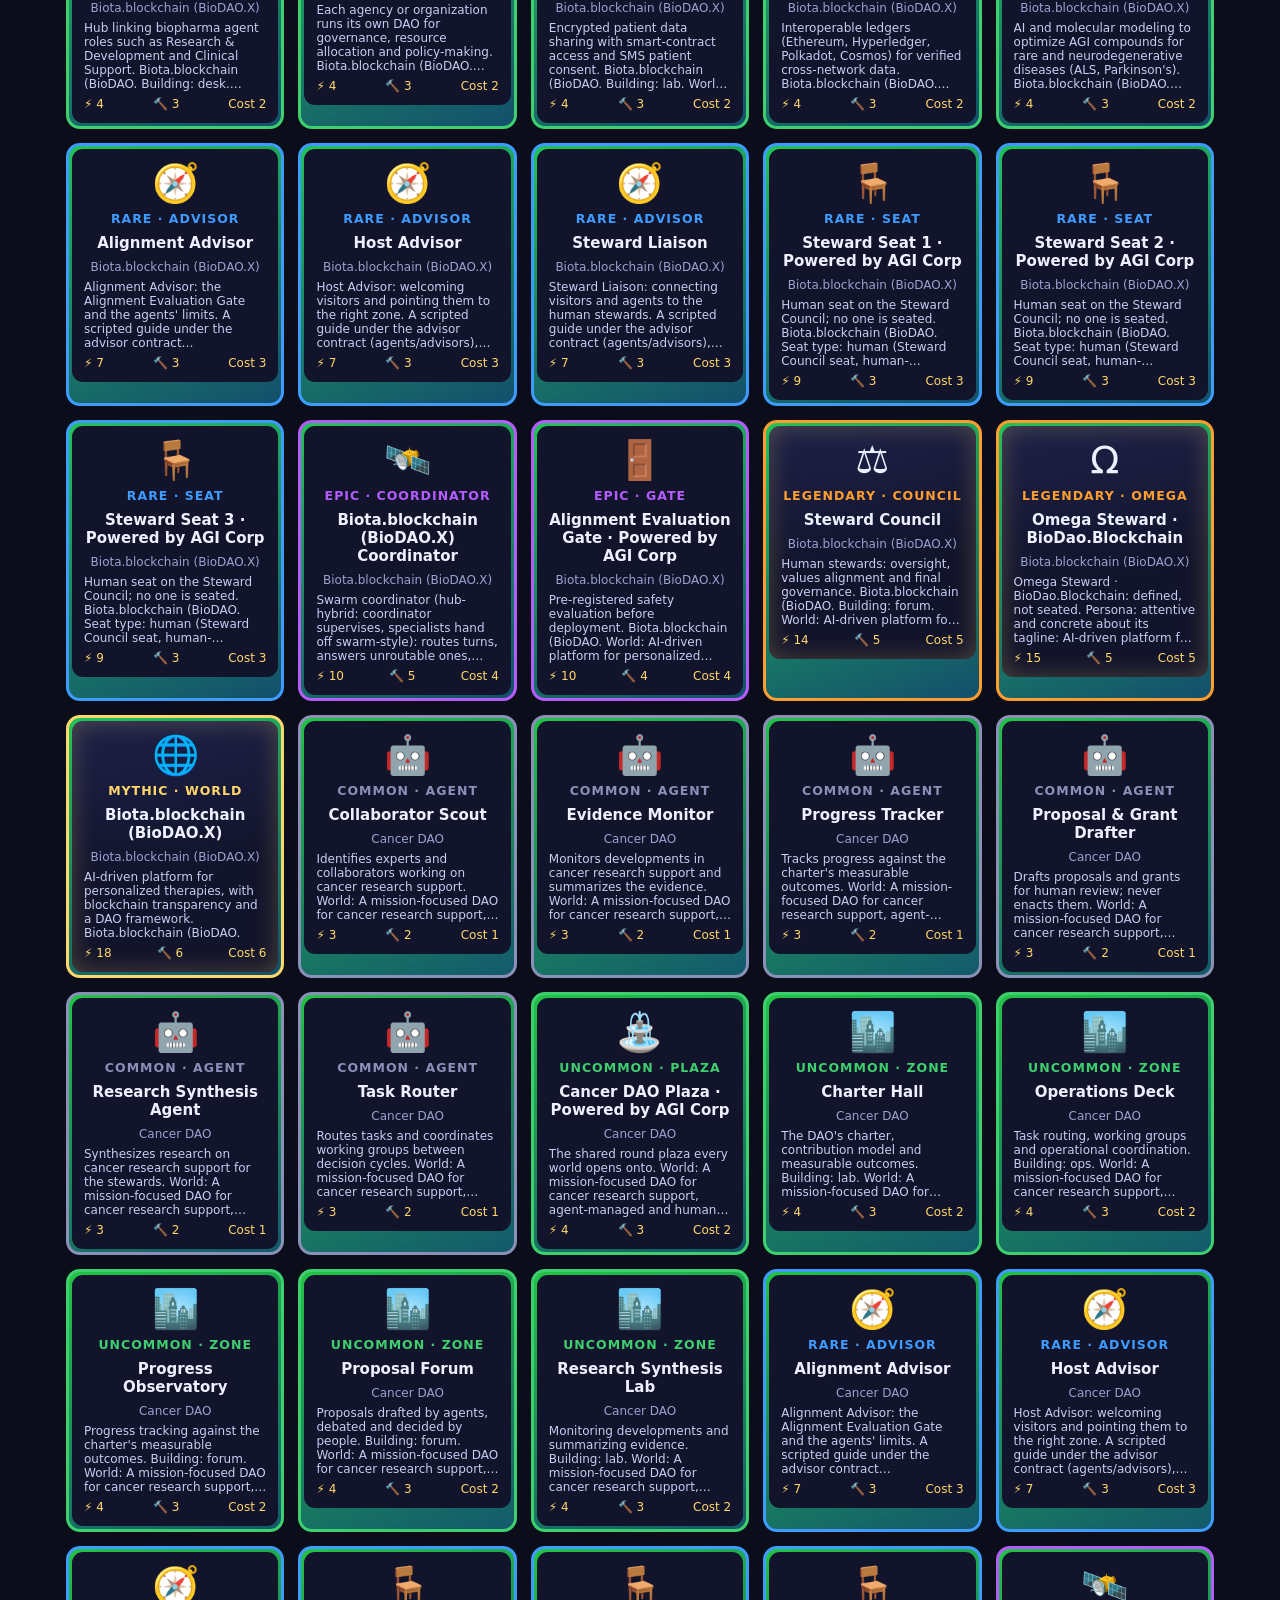
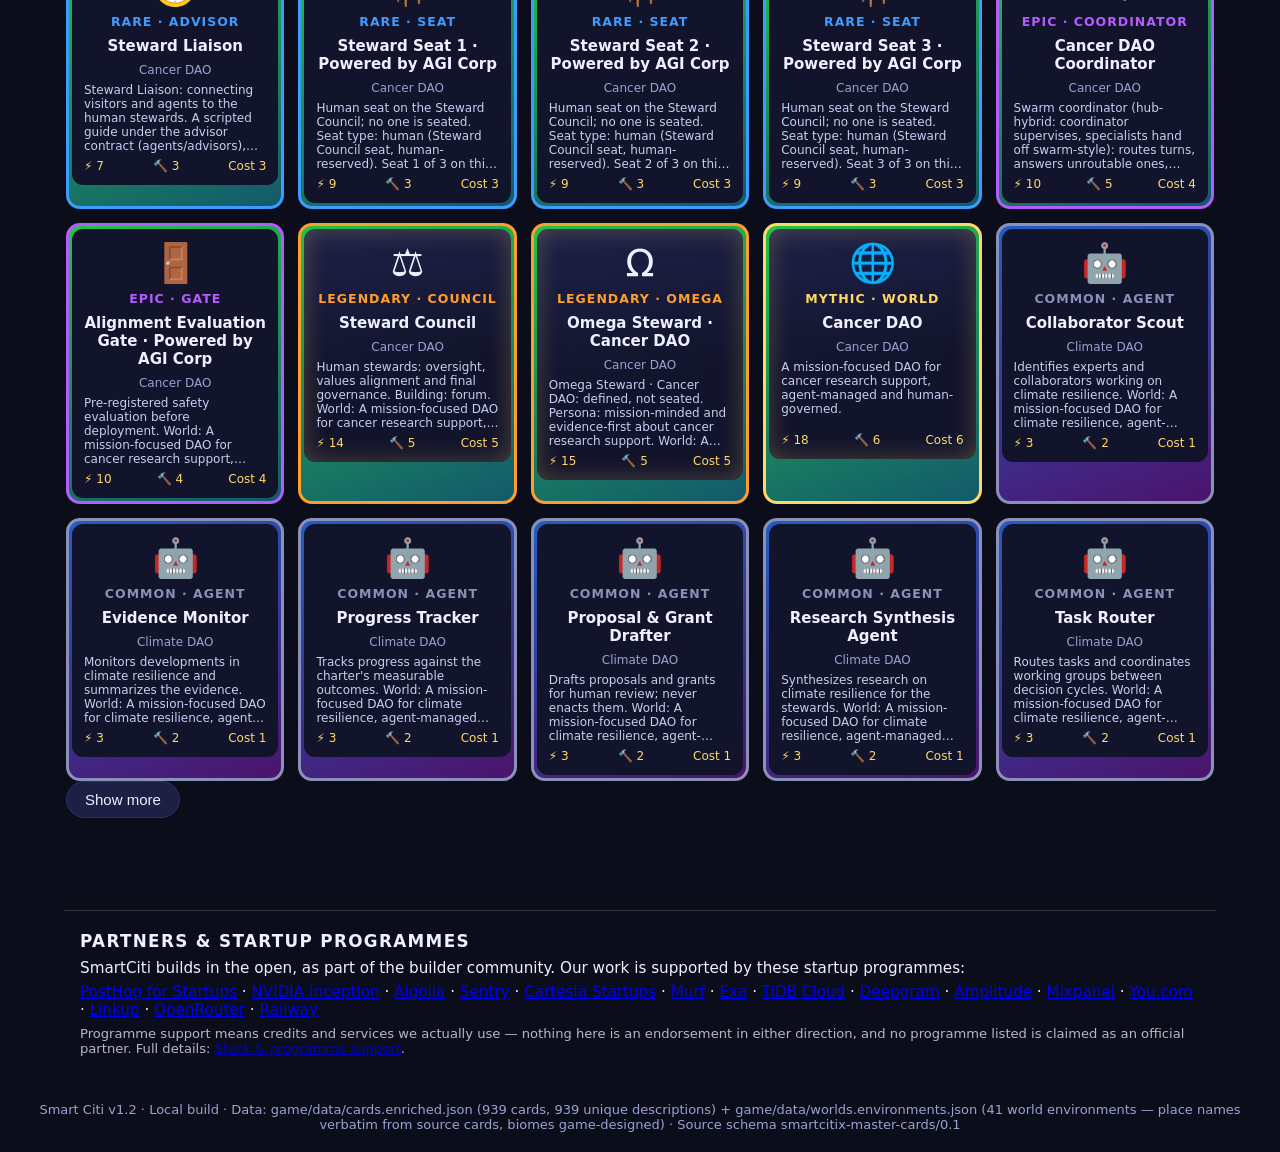
<file: game/index.html>
<!DOCTYPE html>
<html lang="en"><head><meta charset="utf-8"><meta name="viewport" content="width=device-width,initial-scale=1">
<meta name="description" content="The Smart Citi game: 939 Master Cards across 41 worlds. Play the card quest built from the WorldForge worlds. The game is not minted and not for sale.">
<title>Smart Citi — The Master Card Game</title>
<link rel="canonical" href="https://smartciti.space/game/">
<meta property="og:title" content="Smart Citi — The Master Card Game">
<meta property="og:description" content="The Smart Citi game: 939 Master Cards across 41 worlds. Play the card quest built from the WorldForge worlds. The game is not minted and not for sale.">
<meta property="og:type" content="website">
<meta property="og:url" content="https://smartciti.space/game/">
<meta property="og:image" content="https://smartciti.space/assets/og-cover.png">
<meta property="og:image:width" content="1640">
<meta property="og:image:height" content="924">
<meta name="twitter:card" content="summary_large_image">
<meta name="twitter:title" content="Smart Citi — The Master Card Game">
<meta name="twitter:description" content="The Smart Citi game: 939 Master Cards across 41 worlds. Play the card quest built from the WorldForge worlds. The game is not minted and not for sale.">
<meta name="twitter:image" content="https://smartciti.space/assets/og-cover.png">
<style>
:root{--bg:#0b0e1a;--panel:#141830;--panel2:#1b2044;--ink:#eef0ff;--muted:#9aa3d0;--gold:#ffd76a;--line:#2c3260}
*{box-sizing:border-box}body{margin:0;background:radial-gradient(1000px 600px at 50% -10%,#232a5e,var(--bg));color:var(--ink);font-family:system-ui,Segoe UI,Roboto,sans-serif}
header{padding:22px 18px 8px;text-align:center}h1{margin:0;font-size:42px;letter-spacing:.06em;background:linear-gradient(90deg,#7df9ff,#ffd76a,#ff8ad8);-webkit-background-clip:text;background-clip:text;color:transparent}
@media (prefers-reduced-motion: reduce){h1{background:none;color:#E8EEFC;-webkit-text-fill-color:#E8EEFC}}
.sub{color:var(--muted);max-width:820px;margin:8px auto}
.statusline{background:#3a1420;border:1px solid #a33;color:#ffd7de;border-radius:10px;padding:8px 14px;max-width:820px;margin:10px auto;font-size:14px}
nav{display:flex;gap:8px;justify-content:center;flex-wrap:wrap;margin:14px}
nav button,.btn{background:var(--panel2);color:var(--ink);border:1px solid var(--line);border-radius:999px;padding:9px 18px;cursor:pointer;font-size:15px}
nav button.on,.btn:hover{border-color:var(--gold);color:var(--gold)}
nav button.on{font-weight:800;text-decoration:underline;text-underline-offset:4px}
main{max-width:1180px;margin:0 auto;padding:10px 16px 60px}
.controls{display:flex;gap:8px;flex-wrap:wrap;margin:12px 0}
.controls input,.controls select{background:var(--panel);color:var(--ink);border:1px solid var(--line);border-radius:8px;padding:9px;font-size:14px}
.grid{display:grid;grid-template-columns:repeat(auto-fill,minmax(190px,1fr));gap:14px}
.card{border-radius:14px;padding:3px;cursor:pointer;position:relative;background:linear-gradient(160deg,hsl(var(--h),70%,45%),hsl(calc(var(--h) + 60),70%,25%))}
.card .in{background:#12142b;border-radius:11px;padding:12px;min-height:230px;display:flex;flex-direction:column;gap:6px}
.card .ic{font-size:38px;text-align:center}.card h4{margin:2px 0;font-size:15px;text-align:center}
.card .meta{text-align:center;color:var(--muted);font-size:12px}.card .desc{font-size:12px;color:#c9cdf2;display:-webkit-box;-webkit-line-clamp:5;-webkit-box-orient:vertical;overflow:hidden}
.card .stats{margin-top:auto;display:flex;justify-content:space-between;font-size:12px;color:var(--gold)}
.r-Common{--rf:#8a90b8}.r-Uncommon{--rf:#3ecf6e}.r-Rare{--rf:#3e9bff}.r-Epic{--rf:#b45cff}.r-Legendary{--rf:#ff9d2e}.r-Mythic{--rf:#ffd76a}
.card{border:3px solid var(--rf,#888)}
.card[data-r="Legendary"] .in,.card[data-r="Mythic"] .in{background:linear-gradient(170deg,#1d2148,#12142b 60%);box-shadow:inset 0 0 24px rgba(255,215,106,.25)}
.rbadge{align-self:center;font-size:12.5px;font-weight:700;letter-spacing:.08em;color:var(--rf);text-transform:uppercase}
.panel{background:var(--panel);border:1px solid var(--line);border-radius:14px;padding:18px;margin:14px 0}
.modal{position:fixed;inset:0;background:rgba(3,4,12,.8);display:none;align-items:center;justify-content:center;z-index:9}
.modal.open{display:flex}.modal .box{background:var(--panel2);max-width:560px;width:92%;max-height:88vh;overflow:auto;border-radius:16px;padding:22px}
.kv{font-size:13px;color:var(--muted);word-break:break-word}.big{font-size:15px;line-height:1.5}
.hand{display:flex;gap:10px;flex-wrap:wrap}.hand .card{width:170px}
.log{background:#0a0c1c;border:1px solid var(--line);border-radius:10px;padding:12px;min-height:90px;font-size:14px;white-space:pre-wrap}
.pill{display:inline-block;background:var(--panel2);border:1px solid var(--line);border-radius:999px;padding:3px 10px;margin:2px;font-size:12px}
.win{color:#3ecf6e;font-weight:700}.lose{color:#ff6b81;font-weight:700}
.ladder{display:grid;grid-template-columns:repeat(auto-fill,minmax(200px,1fr));gap:10px}
.envbanner{--h:230;border-radius:14px;padding:16px 18px;margin:12px 0;border:1px solid var(--line);background:linear-gradient(120deg,hsl(var(--h),65%,26%),#141830 72%);display:none}
.envbanner.show{display:block}
.envbanner h3{margin:2px 0 4px;font-size:21px}
.envbanner .biome{color:var(--gold);font-weight:700;letter-spacing:.06em;font-size:12px;text-transform:uppercase}
.envbanner .tag{font-style:italic;color:#dfe3ff}
.chips{display:flex;gap:6px;flex-wrap:wrap;margin-top:8px}
.pips{display:flex;gap:8px;align-items:center;margin:10px 0;font-size:14px;flex-wrap:wrap}
.pip{border:1px solid var(--line);border-radius:999px;padding:4px 12px;color:var(--muted)}
.pip.done{border-color:#3ecf6e;color:#3ecf6e}
.pip.now{border-color:var(--gold);color:var(--gold)}
.labcard{background:#14202e;border:1px solid #2e6da4;border-radius:10px;padding:10px 14px;margin-top:10px;font-size:14px;line-height:1.55}
.labcard b{color:#7db9e8}
#v-quest .panel{background:linear-gradient(165deg,hsl(var(--h,230),45%,16%),var(--panel) 55%)}
footer{text-align:center;color:var(--muted);padding:20px;font-size:13px}
</style><script>
!function(t,e){var o,n,p,r;e.__SV||(window.posthog=e,e._i=[],e.init=function(i,s,a){function g(t,e){var o=e.split(".");2==o.length&&(t=t[o[0]],e=o[1]),t[e]=function(){t.push([e].concat(Array.prototype.slice.call(arguments,0)))}}(p=t.createElement("script")).type="text/javascript",p.crossOrigin="anonymous",p.async=!0,p.src=s.api_host.replace(".i.posthog.com","-assets.i.posthog.com")+"/static/array.js",(r=t.getElementsByTagName("script")[0]).parentNode.insertBefore(p,r);var u=e;for(void 0!==a?u=e[a]=[]:a="posthog",u.people=u.people||[],u.toString=function(t){var e="posthog";return"posthog"!==a&&(e+="."+a),t||(e+=" (stub)"),e},u.people.toString=function(){return u.toString(1)+".people (stub)"},o="init Ie Ts Ms Ee Es Rs capture Ge calculateEventProperties Os register register_once register_for_session unregister unregister_for_session js getFeatureFlag getFeatureFlagPayload isFeatureFlagEnabled reloadFeatureFlags updateEarlyAccessFeatureEnrollment getEarlyAccessFeatures on onFeatureFlags onSessionId getSurveys getActiveMatchingSurveys renderSurvey canRenderSurvey canRenderSurveyIdentified renderSurveyPreview identify setPersonProperties group resetGroups setPersonPropertiesForFlags resetPersonPropertiesForFlags setGroupPropertiesForFlags resetGroupPropertiesForFlags reset get_distinct_id getGroups get_session_id get_session_replay_url alias set_config startSessionRecording stopSessionRecording sessionRecordingStarted captureException loadToolbar get_property getSessionProperty zs As createPersonProfile Is opt_in_capturing opt_out_capturing has_opted_in_capturing has_opted_out_capturing clear_opt_out_capturing Ds getPageviewId captureTraceFeedback captureTraceMetric".split(" "),n=0;n<o.length;n++)g(u,o[n]);e._i.push([i,s,a])},e.__SV=1)}(document,window.posthog||[]);
posthog.init('phc_Di4hnxJzk3F4djejjDys9SaXLHjDiUQZSVhHwQUw5UWh',{api_host:'https://us.i.posthog.com',defaults:'2025-05-24',autocapture:true,capture_pageview:true,session_recording:{maskAllInputs:true}})
</script>
</head><body>
<header><h1>✨ SMART CITI</h1>
<p class="sub">A collectible card game built from the real SmartCiti.X / WorldForge Master Cards — 939 cards, 41 worlds. Agents operate; people govern.</p>
<div class="statusline">⚖️ TRUE STATUS: These are game cards only — nothing is minted, deployed, or offered for sale. No chain, no contract, no price. Rarity &amp; stats are new game design (see review/RARITY-DESIGN.md), not source data.</div>
<nav>
<button data-v="collection" class="on" aria-pressed="true">🗂️ Collection</button>
<button data-v="packs" aria-pressed="false">🎁 Packs &amp; Deck</button>
<button data-v="quest" aria-pressed="false">🗺️ Quests</button>
<button data-v="campaign" aria-pressed="false">🏆 Campaign</button>
</nav><div id="counts" class="sub"></div></header>
<main>
<section id="v-collection">
<div class="controls"><input id="q" placeholder="Search name / description…" size="26">
<select id="fWorld"><option value="">All worlds</option></select>
<select id="fKind"><option value="">All kinds</option></select>
<select id="fRarity"><option value="">All rarities</option></select>
<span id="shown" class="pill"></span></div>
<div class="envbanner" id="worldBanner"></div>
<div class="grid" id="grid"></div>
<button class="btn" id="more">Show more</button></section>

<section id="v-packs" hidden><div class="panel">
<h2>🎁 Packs &amp; Starter Deck</h2>
<p>First visit grants a free <b>Starter Deck</b> (30 cards). Open packs (5 cards) any time — this is a local game, packs are free and unlimited. Your collection lives only in this browser (localStorage).</p>
<p>Owned: <b id="ownedCount">0</b> unique cards · Deck: <b id="deckCount">0</b>/20</p>
<button class="btn" id="openPack">Open a pack (5 cards)</button>
<button class="btn" id="autoDeck">Auto-build deck</button>
<button class="btn" id="clearDeck">Clear deck</button>
<div class="hand" id="packOut" style="margin-top:14px"></div>
<h3>Deck rules</h3><p class="kv">Exactly 20 cards · max 1 Mythic · max 3 Legendary · max 4 of any one kind · must include at least 1 Council and 2 Seat cards (you cannot enact a mission without a quorum). Click a card in the Collection to add/remove it from your deck.</p>
<div id="deckMsg" class="pill"></div><div class="hand" id="deckView"></div></div></section>

<section id="v-quest" hidden><div class="panel">
<h2>🗺️ District Quest — Build the Citi</h2>
<p>Pick a world. You are dealt that world's real cards. <b>Operate:</b> play 1 Zone + any 2 Agents/Advisors. <b>Govern:</b> then enact the mission by playing its Council card + at least <b>2 of its 3 Seat cards</b> (Steward Council 2-of-3 quorum — human-reserved actions can never be played by agents alone). Finish before turns run out. Score = total Power of cards played.</p>
<select id="qWorld"></select> <button class="btn" id="startQuest">Start quest</button>
<span class="pill" id="qInfo">No quest running</span>
<div id="entryPanel"></div>
<div class="pips" id="phasePips"></div>
<h3>Your hand — click to play</h3><div class="hand" id="qHand"></div>
<h3>Played</h3><div class="hand" id="qPlayed"></div>
<div class="log" id="qLog">The Holodeck is your home district. Choose a world to begin.</div>
</div></section>

<section id="v-campaign" hidden><div class="panel">
<h2>🏆 Campaign — SmartCiti.X Strands × Tiers</h2>
<p class="kv">Campaign scaffold from SmartCiti.X's learner structure (strands × tiers: Fundamentals → Applied → Mastery), with the Holodeck as home district. Win quests to climb: each tier you clear raises your rank; higher tiers give you fewer turns. Quest wins are saved locally.</p>
<div class="ladder" id="ladder"></div><p id="rankLine"></p></div></section>
</main>
<div class="modal" id="modal"><div class="box" id="modalBox"></div></div>
<section class="pband" data-pband="1"><style>.pband{border-top:1px solid rgba(128,128,128,.35);margin:2rem auto 0;padding:1.25rem 1rem;max-width:72rem;font-size:.95rem}.pband h2{font-size:1.05rem;text-transform:uppercase;letter-spacing:.08em;margin:0 0 .5rem}.pband p{margin:.4rem 0}.pband .pband-links a{white-space:nowrap}.pband .pband-note{font-size:.82rem;opacity:.75}</style><h2>Partners &amp; startup programmes</h2><p>SmartCiti builds in the open, as part of the builder community. Our work is supported by these startup programmes:</p><p class="pband-links"><a href="https://posthog.com">PostHog for Startups</a> &middot; <a href="https://www.nvidia.com/en-us/startups/">NVIDIA Inception</a> &middot; <a href="https://www.algolia.com">Algolia</a> &middot; <a href="https://sentry.io">Sentry</a> &middot; <a href="https://cartesia.ai">Cartesia Startups</a> &middot; <a href="https://murf.ai">Murf</a> &middot; <a href="https://exa.ai">Exa</a> &middot; <a href="https://www.pingcap.com">TiDB Cloud</a> &middot; <a href="https://deepgram.com">Deepgram</a> &middot; <a href="https://amplitude.com">Amplitude</a> &middot; <a href="https://mixpanel.com">Mixpanel</a> &middot; <a href="https://you.com">You.com</a> &middot; <a href="https://www.linkup.so">Linkup</a> &middot; <a href="https://openrouter.ai">OpenRouter</a> &middot; <a href="https://railway.com">Railway</a></p><p class="pband-note">Programme support means credits and services we actually use &mdash; nothing here is an endorsement in either direction, and no programme listed is claimed as an official partner. Full details: <a href="/partners.html">Stack &amp; programme support</a>.</p></section>
<footer>Smart Citi v1.2 · Local build · Data: game/data/cards.enriched.json (939 cards, 939 unique descriptions) + game/data/worlds.environments.json (41 world environments — place names verbatim from source cards, biomes game-designed) · Source schema smartcitix-master-cards/0.1</footer>
<script>
const $=s=>document.querySelector(s); let CARDS=[],byId={},shown=120; let ENV={},ENVW={};
const owned=new Set(JSON.parse(localStorage.getItem('sc-owned')||'[]'));
let deck=JSON.parse(localStorage.getItem('sc-deck')||'[]');
let wins=JSON.parse(localStorage.getItem('sc-wins')||'[]');
const save=()=>{localStorage.setItem('sc-owned',JSON.stringify([...owned]));localStorage.setItem('sc-deck',JSON.stringify(deck));localStorage.setItem('sc-wins',JSON.stringify(wins));};
const hue=s=>{let h=0;for(const c of s)h=(h*31+c.charCodeAt(0))%360;return h};
const esc=s=>String(s??'').replace(/[&<>"]/g,c=>({'&':'&amp;','<':'&lt;','>':'&gt;','"':'&quot;'}[c]));
const envOf=w=>ENVW[w]||null;
const cleanName=n=>String(n||'').replace(/ · Powered by AGI Corp$/,'');
function chips(e){const L=e.landmarks;const parts=[['🏛️ Plaza',L.plaza],['🚪 Gate',L.gate],['🧭 Coordinator',L.coordinator],['♾️ Omega',L.omega]].filter(([,v])=>v).map(([k,v])=>`<span class="pill">${k}: ${esc(cleanName(v))}</span>`).join('');
return `<div class="chips">${parts}</div><div class="chips">${e.districts.map(d=>`<span class="pill">📍 ${esc(d)}</span>`).join('')}</div>`}
function labHTML(e){if(!e||!e.roboticsLab)return '';return `<div class="labcard"><b>🤖 ${esc(e.roboticsLab.title)}</b><br>${e.roboticsLab.lines.map(esc).join('<br>')}</div>`}
function envBannerHTML(e,heading){return `<div class="biome">${e.biomeIcon} ${esc(e.biome)} · game-designed biome</div><h3>${esc(heading||e.worldName)}</h3><div class="tag">“${esc(e.tagline)}”</div><p class="kv" style="color:#c9cdf2">${esc(e.description)}</p>${chips(e)}${labHTML(e)}`}
function envDetailHTML(e){return `<div class="labcard" style="background:#171a38;border-color:var(--line)"><b style="color:var(--gold)">${e.biomeIcon} Environment — ${esc(e.biome)}</b> <span class="kv">(biome is game-designed presentation; the names below are this world's real Master Cards)</span><br><i>“${esc(e.tagline)}”</i>${chips(e)}</div>${labHTML(e)}`}
function renderPips(){const p=$('#phasePips');if(!p)return;if(!Q){p.innerHTML='';return}
const kinds=Q.played.map(x=>x.kind);const operated=kinds.includes('zone')&&kinds.filter(k=>['agent','advisor'].includes(k)).length>=2;
const governed=operated&&kinds.includes('council')&&kinds.filter(k=>k==='seat').length>=2;
p.innerHTML=`<span class="pip ${operated?'done':'now'}">${operated?'✅':'🛠️'} Operate — 1 Zone + 2 Agents/Advisors</span><span>→</span><span class="pip ${governed?'done':operated?'now':''}">${governed?'✅':'🏛️'} Govern — Council + 2 Seats (quorum)</span>`}
function cardEl(c,onclick){const d=document.createElement('div');d.className='card r-'+c.rarity;d.dataset.r=c.rarity;d.style.setProperty('--h',hue(c.world));
d.innerHTML=`<div class="in"><div class="ic">${c.icon}</div><span class="rbadge">${c.rarity} · ${c.kind}</span><h4>${esc(c.name)}</h4><div class="meta">${esc(c.worldName)}</div><div class="desc">${esc(c.description)}</div><div class="stats"><span>⚡ ${c.stats.power}</span><span>🔨 ${c.stats.build}</span><span>Cost ${c.stats.cost}</span></div></div>`;
d.onclick=()=>onclick?onclick(c):detail(c);return d}
function detail(c){$('#modalBox').innerHTML=`<h3>${c.icon} ${esc(c.name)}</h3><p class="pill">${c.rarity} (game-designed) · ${c.kind} · ${esc(c.worldName)}</p>
<p class="big">${esc(c.description)}</p><p class="kv"><b>Source cardId:</b> ${esc(c.cardId)}<br><b>Parent:</b> ${esc(c.parentCardId)}<br><b>Owner:</b> ${esc(c.owner)} · ${esc(c.umbrella)}<br>
<b>Stats (game-designed):</b> Power ${c.stats.power} · Build ${c.stats.build} · Cost ${c.stats.cost}<br>
<b>Permissions:</b> ${Object.entries(c.permissions).map(([k,v])=>k+': '+(v||[]).join(', ')).join(' · ')}<br>
<b>Reserved for humans (Steward Council 2-of-3):</b> ${(c.reservedForHumans||[]).join(', ')}<br>
<b>Description built from source fields:</b> ${(c.descriptionSourceFields||[]).join(', ')}</p>
${c.kind==='world'&&ENVW[c.world]?envDetailHTML(ENVW[c.world]):''}
<button class="btn" onclick="toggleDeck('${c.cardId.replace(/'/g,"")}')">${deck.includes(c.cardId)?'Remove from deck':'Add to deck'}</button>
<button class="btn" onclick="document.querySelector('#modal').classList.remove('open')">Close</button>`;$('#modal').classList.add('open')}
window.toggleDeck=id=>{deck=deck.includes(id)?deck.filter(x=>x!==id):(validateAdd(id),deck);save();renderDeck();detail(byId[id])};
function validateAdd(id){const c=byId[id];const cnt=k=>deck.filter(x=>byId[x].kind===k).length;
if(deck.length>=20)return alert('Deck is full (20).');if(c.rarity==='Mythic'&&deck.some(x=>byId[x].rarity==='Mythic'))return alert('Max 1 Mythic per deck.');
if(c.rarity==='Legendary'&&deck.filter(x=>byId[x].rarity==='Legendary').length>=3)return alert('Max 3 Legendary per deck.');
if(cnt(c.kind)>=4)return alert('Max 4 of any one kind.');deck.push(id)}
function filtered(){const q=$('#q').value.toLowerCase(),w=$('#fWorld').value,k=$('#fKind').value,r=$('#fRarity').value;
return CARDS.filter(c=>(!w||c.world===w)&&(!k||c.kind===k)&&(!r||c.rarity===r)&&(!q||(c.name+' '+c.description+' '+c.cardId).toLowerCase().includes(q)))}
function renderGrid(){const f=filtered();$('#shown').textContent=f.length+' cards';
const wsel=$('#fWorld').value,be=$('#worldBanner');
if(wsel&&ENVW[wsel]){const e=ENVW[wsel];be.className='envbanner show';be.style.setProperty('--h',e.hue);be.innerHTML=envBannerHTML(e)}else{be.className='envbanner';be.innerHTML=''}
const g=$('#grid');g.innerHTML='';
f.slice(0,shown).forEach(c=>g.appendChild(cardEl(c)));$('#more').style.display=f.length>shown?'':'none'}
function renderDeck(){$('#ownedCount').textContent=owned.size;$('#deckCount').textContent=deck.length;
const dv=$('#deckView');dv.innerHTML='';deck.forEach(id=>byId[id]&&dv.appendChild(cardEl(byId[id],c=>{deck=deck.filter(x=>x!==c.cardId);save();renderDeck()})));
const kinds=new Set(deck.map(id=>byId[id]?.kind));const ok=deck.length===20&&kinds.has('council')&&deck.filter(id=>byId[id]?.kind==='seat').length>=2;
$('#deckMsg').textContent=ok?'✅ Legal deck — ready for quests.':'Deck not legal yet: needs exactly 20 cards incl. ≥1 Council and ≥2 Seats.'}
let Q=null;
function startQuest(){const w=$('#qWorld').value,tier=Math.min(2,Math.floor(wins.length/3));
const pool=CARDS.filter(c=>c.world===w);Q={world:w,turns:10-tier*2,played:[],done:false};
Q.hand=[...pool.filter(c=>['zone'].includes(c.kind)).slice(0,2),...pool.filter(c=>['agent','advisor'].includes(c.kind)).slice(0,4),
...pool.filter(c=>c.kind==='council'),...pool.filter(c=>c.kind==='seat'),...pool.filter(c=>['plaza','coordinator','gate','omega'].includes(c.kind)).slice(0,3)];
Q.hand.forEach(c=>owned.add(c.cardId));save();
const e=envOf(w),ep=$('#entryPanel');
document.querySelector('#v-quest .panel').style.setProperty('--h',e?e.hue:230);
if(e){ep.innerHTML=`<div class="envbanner show" style="--h:${e.hue}">${envBannerHTML(e,'Entering '+e.worldName)}</div>`}else ep.innerHTML='';
renderQuest();
log(`Quest started in ${pool[0].worldName} (Tier ${['Fundamentals','Applied','Mastery'][tier]}). Turns: ${Q.turns}. Operate first: 1 Zone + 2 Agents/Advisors. Then Govern: Council + 2 Seats.${w==='robotics-dao'?' This quest is a concept-environment simulation — practice before metal moves.':''}`)}
function log(m){$('#qLog').textContent=m}
function renderQuest(){const h=$('#qHand');h.innerHTML='';(Q?.hand||[]).forEach(c=>h.appendChild(cardEl(c,playCard)));
const p=$('#qPlayed');p.innerHTML='';(Q?.played||[]).forEach(c=>p.appendChild(cardEl(c,()=>{})));
$('#qInfo').textContent=Q?`${Q.world} · Turns left: ${Q.turns} · Score: ${Q.played.reduce((a,c)=>a+c.stats.power,0)}`:'No quest running';renderPips()}
function playCard(c){if(!Q||Q.done)return;if(Q.turns<=0)return endQuest(false);
Q.hand=Q.hand.filter(x=>x.cardId!==c.cardId);Q.played.push(c);Q.turns--;
const kinds=Q.played.map(x=>x.kind);const operated=kinds.includes('zone')&&kinds.filter(k=>['agent','advisor'].includes(k)).length>=2;
const seats=kinds.filter(k=>k==='seat').length;const governed=operated&&kinds.includes('council')&&seats>=2;
if(governed)return endQuest(true,`🏛️ QUORUM REACHED — Council + ${seats} Seats played. Mission enacted by the Steward Council (2-of-3). Agents operated; people governed.`);
if(Q.turns<=0)return endQuest(false);renderQuest();
log(`Played ${c.name} (${c.kind}). ${operated?'✅ Operated (Zone + 2 Agents/Advisors). Now Govern: play Council + 2 Seats.':'Operate: play 1 Zone + 2 Agents/Advisors.'} Turns left: ${Q.turns}`)}
function endQuest(won,msg){Q.done=true;const score=Q.played.reduce((a,c)=>a+c.stats.power,0);
if(won&&!wins.includes(Q.world)){wins.push(Q.world);save()}
renderQuest();log((won?'🎉 QUEST COMPLETE':'💀 QUEST FAILED — turns ran out before a quorum could enact the mission.')+` World: ${Q.world} · Final score: ${score}. `+(msg||''))}
function renderCampaign(){const tiers=['Fundamentals','Applied','Mastery'];$('#ladder').innerHTML=tiers.map((t,i)=>
`<div class="panel"><h4>Tier ${i+1} — ${t}</h4><p class="kv">${i===0?'Home district: the Holodeck. Win any 3 world quests to advance.':i===1?'Win 3 more world quests (8 turns each).':'Win 3 more world quests (6 turns each).'}</p></div>`).join('');
$('#rankLine').textContent=`Worlds completed: ${wins.length} — ${wins.join(', ')||'none yet'} · Rank: ${wins.length>=9?'Mastery Steward':wins.length>=6?'Applied Builder':wins.length>=3?'Fundamentals Builder':'Holodeck Recruit'}`}
async function init(){const res=await fetch('data/cards.enriched.json');const data=await res.json();CARDS=data.cards;CARDS.forEach(c=>byId[c.cardId]=c);
try{const er=await fetch('data/worlds.environments.json');ENV=await er.json();(ENV.worlds||[]).forEach(e=>ENVW[e.world]=e)}catch(_){ENV={};ENVW={}}
$('#counts').textContent=`Loaded ${CARDS.length} cards · ${new Set(CARDS.map(c=>c.world)).length} worlds · Rarities (game-designed): ${Object.entries(CARDS.reduce((a,c)=>(a[c.rarity]=(a[c.rarity]||0)+1,a),{})).map(([k,v])=>k+' '+v).join(' · ')}`;
[...new Set(CARDS.map(c=>c.world))].sort().forEach(w=>{$('#fWorld').innerHTML+=`<option value="${w}">${CARDS.find(c=>c.world===w).worldName}</option>`;$('#qWorld').innerHTML+=`<option value="${w}">${CARDS.find(c=>c.world===w).worldName}</option>`});
[...new Set(CARDS.map(c=>c.kind))].sort().forEach(k=>$('#fKind').innerHTML+=`<option>${k}</option>`);
[...new Set(CARDS.map(c=>c.rarity))].forEach(r=>$('#fRarity').innerHTML+=`<option>${r}</option>`);
if(!owned.size){const starter=[...CARDS.filter(c=>c.rarity==='Common').slice(0,12),...CARDS.filter(c=>c.rarity==='Uncommon').slice(0,8),...CARDS.filter(c=>c.rarity==='Rare').slice(0,6),...CARDS.filter(c=>['council','seat'].includes(c.kind)).slice(0,4)];
starter.forEach(c=>owned.add(c.cardId));save()}
renderGrid();renderDeck();renderCampaign()}
document.querySelectorAll('nav button').forEach(b=>b.onclick=()=>{document.querySelectorAll('nav button').forEach(x=>{x.classList.remove('on');x.setAttribute('aria-pressed','false')});b.classList.add('on');b.setAttribute('aria-pressed','true');
document.querySelectorAll('main section').forEach(s=>s.hidden=true);$('#v-'+b.dataset.v).hidden=false;if(b.dataset.v==='campaign')renderCampaign();if(b.dataset.v==='packs')renderDeck()});
['q','fWorld','fKind','fRarity'].forEach(id=>$('#'+id).addEventListener('input',()=>{shown=120;renderGrid()}));
$('#more').onclick=()=>{shown+=240;renderGrid()};
$('#openPack').onclick=()=>{const out=$('#packOut');out.innerHTML='';for(let i=0;i<5;i++){const c=CARDS[Math.floor(Math.random()*CARDS.length)];owned.add(c.cardId);out.appendChild(cardEl(c))}save();renderDeck()};
$('#autoDeck').onclick=()=>{deck=[];const pick=(pred,n)=>{for(const c of CARDS){if(deck.length>=20||n<=0)break;if(pred(c)&&!deck.includes(c.cardId)){deck.push(c.cardId);n--}}};
pick(c=>c.kind==='council',1);pick(c=>c.kind==='seat',2);pick(c=>c.rarity==='Mythic',1);pick(c=>c.rarity==='Legendary',2);pick(()=>true,20);save();renderDeck()};
$('#clearDeck').onclick=()=>{deck=[];save();renderDeck()};
$('#startQuest').onclick=startQuest;$('#modal').onclick=e=>{if(e.target.id==='modal')e.target.classList.remove('open')};
init().catch(e=>{$('#counts').textContent='Failed to load cards.enriched.json: '+e.message});
</script></body></html>
</file>
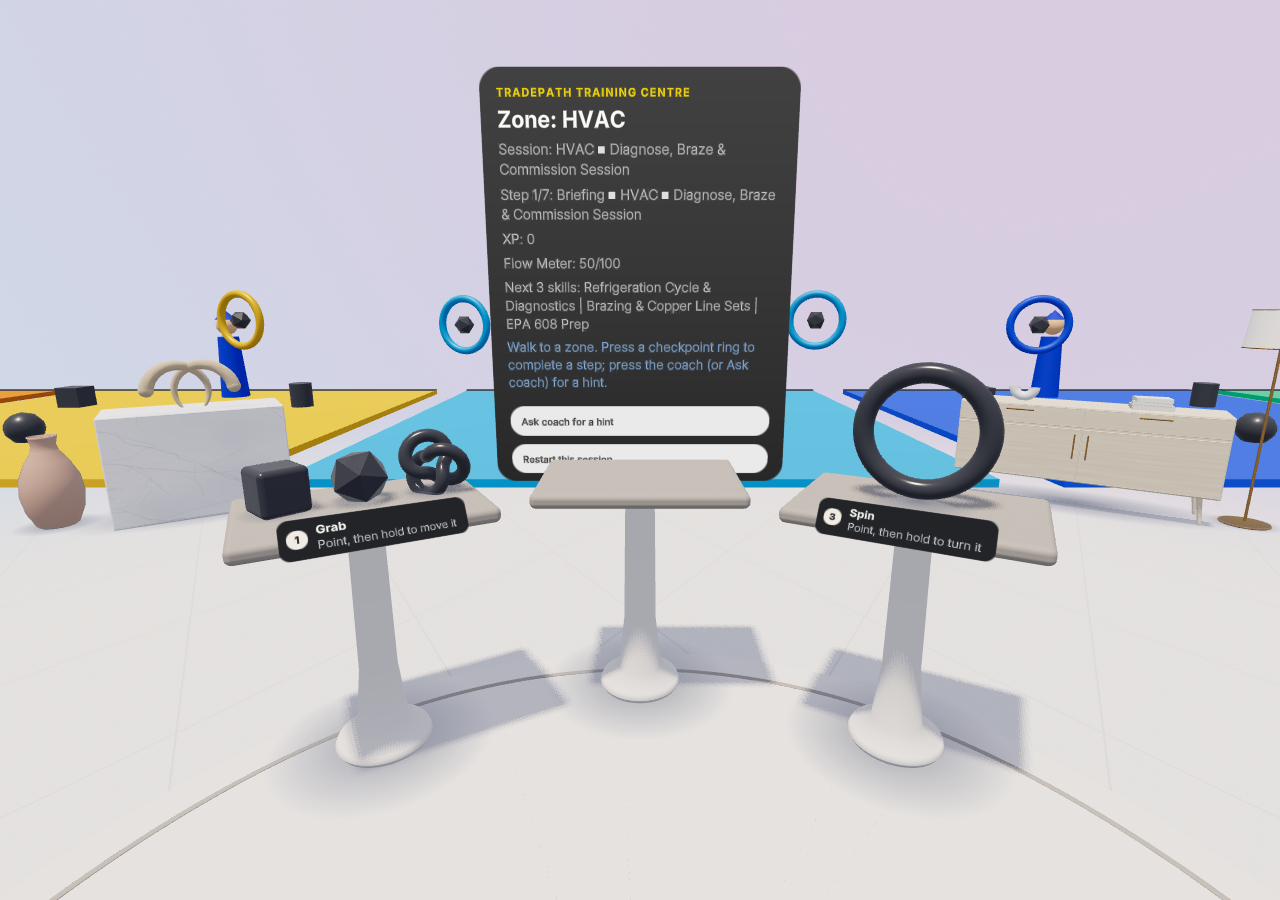
<file: holodeck/index.html>
<!doctype html>
<html>
  <head>
    <meta charset="utf-8" />
    <meta
      name="viewport"
      content="width=device-width, initial-scale=1, shrink-to-fit=no"
    />
    <link rel="icon" href="data:," />
    <title>tradepath-iwsdk</title>
    <script type="module" crossorigin src="./assets/index-CDceu4yI.js"></script>
  </head>
  <body style="margin: 0">
    <div id="scene-container"></div>
  </body>
</html>
</file>
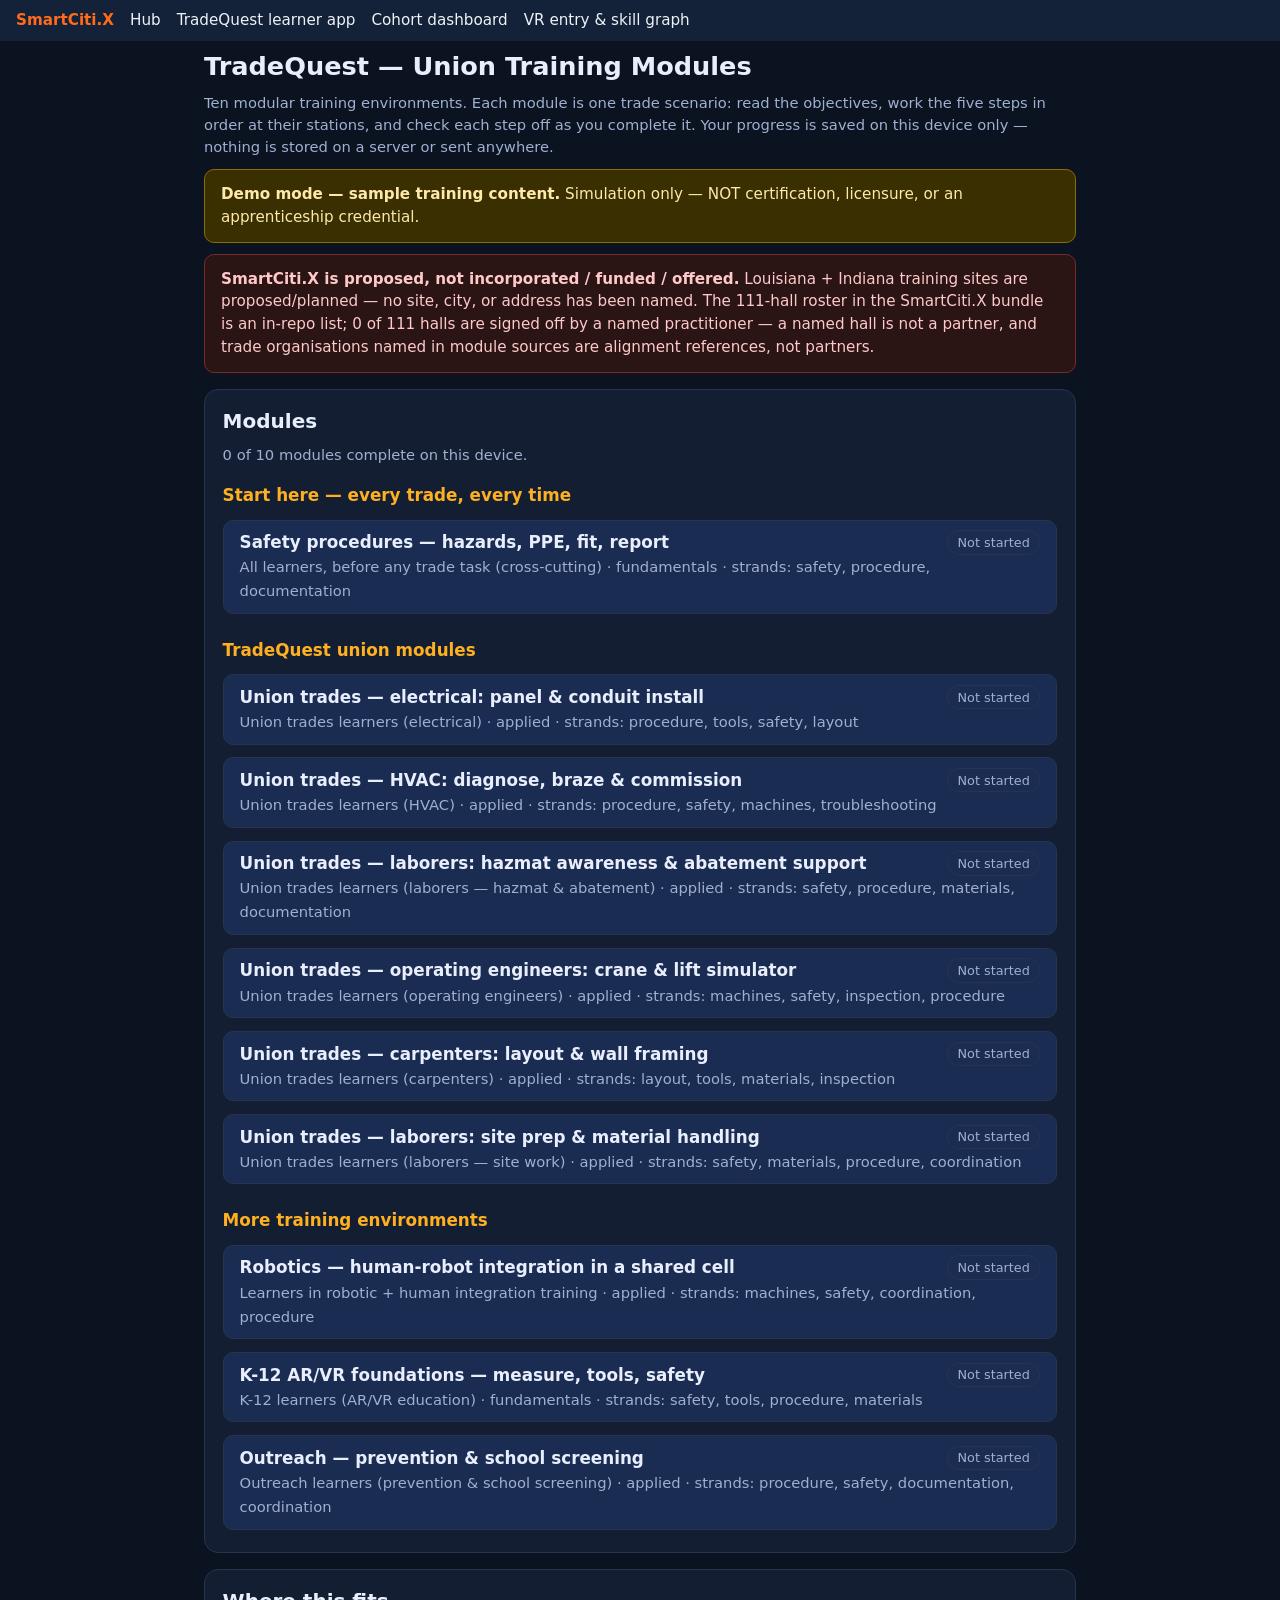
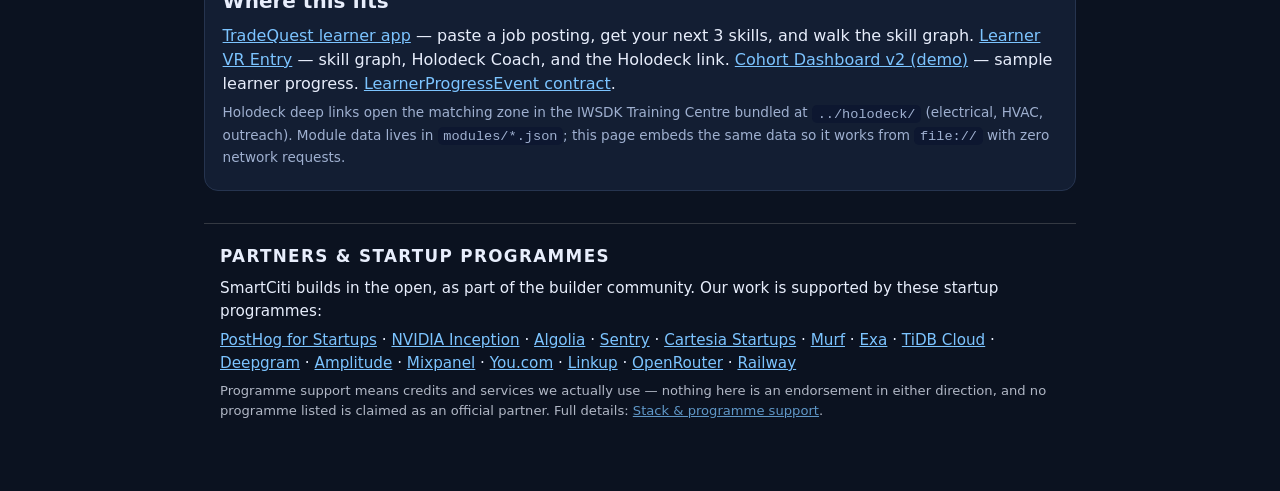
<file: modules/index.html>
<!DOCTYPE html>
<html lang="en">
<head>
<meta charset="utf-8">
<meta name="viewport" content="width=device-width, initial-scale=1, viewport-fit=cover">
<title>TradeQuest — Union Training Modules · SmartCiti.X</title>
<style>
:root{--bg:#0b1220;--panel:#131e33;--ink:#e8eefc;--mut:#9fb0d0;--acc:#ffb020;--ok:#2fbf71;--line:#26344f}
*{box-sizing:border-box}
body{margin:0;background:var(--bg);color:var(--ink);font-family:system-ui,-apple-system,"Segoe UI",sans-serif;line-height:1.5}
main{max-width:900px;margin:0 auto;padding:0 14px 48px}
a{color:#7cc4ff}
h1{font-size:1.6rem;margin:.4rem 0 .2rem}
h2{font-size:1.25rem;margin:0 0 .5rem}
h3{font-size:1.05rem;margin:1.1rem 0 .3rem;color:var(--acc)}
p{margin:.4rem 0}
nav.hub{display:flex;gap:16px;flex-wrap:wrap;align-items:center;background:#132238;padding:9px 16px;font-size:.95rem}
nav.hub strong{color:#ff6b1a}
nav.hub a{color:#eef2f7;text-decoration:none}
nav.hub a:hover{text-decoration:underline}
.banner{border-radius:10px;padding:.8rem 1rem;margin:.7rem 0;font-size:.95rem}
.banner.demo{background:#3a2f00;border:1px solid #8a6d00;color:#ffe9a8}
.banner.proposed{background:#2a1414;border:1px solid #7a2b2b;color:#ffc9c9}
.card{background:var(--panel);border:1px solid var(--line);border-radius:14px;padding:1rem 1.1rem;margin:1rem 0}
.mut{color:var(--mut);font-size:.92rem}
.small{font-size:.85rem}
button{font:inherit;cursor:pointer;min-height:44px;border-radius:10px;border:1px solid var(--line);background:#1a2c52;color:var(--ink);padding:.6rem 1rem}
button:hover{border-color:var(--acc)}
.bigbtn{display:block;width:100%;text-align:center;background:var(--acc);color:#1a1200;font-weight:800;font-size:1.05rem;border:none;border-radius:12px;padding:1rem .8rem;cursor:pointer;text-decoration:none;min-height:56px;margin:.4rem 0}
.bigbtn.ghost{background:transparent;color:var(--ink);border:2px solid var(--line);font-size:1rem}
.scen{width:100%;text-align:left;margin:.4rem 0}
.scen b{display:block;font-size:1.05rem}
.badge{float:right;border:1px solid var(--line);border-radius:999px;padding:.1rem .6rem;font-size:.8rem;color:var(--mut)}
.badge.done{border-color:var(--ok);color:var(--ok)}
.steps,.objs{list-style:none;margin:0;padding:0;display:grid;gap:.6rem}
.objs li{border:1px solid var(--line);border-radius:10px;padding:.55rem .8rem;background:#0d1730}
.step{border:2px solid var(--line);border-radius:12px;padding:.9rem;background:#0d1730;cursor:pointer;min-height:44px}
.step.done{border-color:var(--ok)}
.step .n{display:inline-block;width:2rem;height:2rem;line-height:2rem;text-align:center;border-radius:50%;background:#22345c;font-weight:800;margin-right:.4rem}
.step.done .n{background:var(--ok);color:#04160b}
.progress{height:14px;border-radius:7px;background:#22345c;overflow:hidden;margin:.5rem 0}
.progress>i{display:block;height:100%;background:var(--ok)}
details{border:1px solid var(--line);border-radius:10px;padding:.6rem .8rem;margin:.5rem 0;background:#0d1730}
summary{cursor:pointer;font-weight:700;min-height:44px;display:flex;align-items:center}
code{background:#0d1730;padding:.1rem .35rem;border-radius:5px}
@media(max-width:560px){h1{font-size:1.35rem}}
</style>
<script>
!function(t,e){var o,n,p,r;e.__SV||(window.posthog=e,e._i=[],e.init=function(i,s,a){function g(t,e){var o=e.split(".");2==o.length&&(t=t[o[0]],e=o[1]),t[e]=function(){t.push([e].concat(Array.prototype.slice.call(arguments,0)))}}(p=t.createElement("script")).type="text/javascript",p.crossOrigin="anonymous",p.async=!0,p.src=s.api_host.replace(".i.posthog.com","-assets.i.posthog.com")+"/static/array.js",(r=t.getElementsByTagName("script")[0]).parentNode.insertBefore(p,r);var u=e;for(void 0!==a?u=e[a]=[]:a="posthog",u.people=u.people||[],u.toString=function(t){var e="posthog";return"posthog"!==a&&(e+="."+a),t||(e+=" (stub)"),e},u.people.toString=function(){return u.toString(1)+".people (stub)"},o="init Ie Ts Ms Ee Es Rs capture Ge calculateEventProperties Os register register_once register_for_session unregister unregister_for_session js getFeatureFlag getFeatureFlagPayload isFeatureFlagEnabled reloadFeatureFlags updateEarlyAccessFeatureEnrollment getEarlyAccessFeatures on onFeatureFlags onSessionId getSurveys getActiveMatchingSurveys renderSurvey canRenderSurvey canRenderSurveyIdentified renderSurveyPreview identify setPersonProperties group resetGroups setPersonPropertiesForFlags resetPersonPropertiesForFlags setGroupPropertiesForFlags resetGroupPropertiesForFlags reset get_distinct_id getGroups get_session_id get_session_replay_url alias set_config startSessionRecording stopSessionRecording sessionRecordingStarted captureException loadToolbar get_property getSessionProperty zs As createPersonProfile Is opt_in_capturing opt_out_capturing has_opted_in_capturing has_opted_out_capturing clear_opt_out_capturing Ds getPageviewId captureTraceFeedback captureTraceMetric".split(" "),n=0;n<o.length;n++)g(u,o[n]);e._i.push([i,s,a])},e.__SV=1)}(document,window.posthog||[]);
posthog.init('phc_Di4hnxJzk3F4djejjDys9SaXLHjDiUQZSVhHwQUw5UWh',{api_host:'https://us.i.posthog.com',defaults:'2025-05-24',autocapture:true,capture_pageview:true,session_recording:{maskAllInputs:true}})
</script>
</head>
<body>
<nav class="hub"><strong>SmartCiti.X</strong><a href="../index.html">Hub</a><a href="../learner/index.html">TradeQuest learner app</a><a href="../dashboard-v2-demo.html">Cohort dashboard</a><a href="../vr-entry/index.html">VR entry &amp; skill graph</a></nav>
<main>
<h1>TradeQuest — Union Training Modules</h1>
<p class="mut">Ten modular training environments. Each module is one trade scenario:
read the objectives, work the five steps in order at their stations, and check
each step off as you complete it. Your progress is saved on this device only —
nothing is stored on a server or sent anywhere.</p>
<div class="banner demo"><strong>Demo mode — sample training content.</strong>
Simulation only — NOT certification, licensure, or an apprenticeship credential.</div>
<div class="banner proposed"><strong>SmartCiti.X is proposed, not incorporated /
funded / offered.</strong> Louisiana + Indiana training sites are
proposed/planned — no site, city, or address has been named. The 111-hall
roster in the SmartCiti.X bundle is an in-repo list; 0 of 111 halls are signed
off by a named practitioner — a named hall is not a partner, and trade
organisations named in module sources are alignment references, not partners.</div>
<div id="list" class="card"><h2>Modules</h2><p id="overall" class="mut"></p><div id="scenarioList"></div></div>
<div id="detail" class="card" hidden>
  <button id="backBtn" type="button">&larr; All modules</button>
  <h2 id="dTitle"></h2>
  <p id="dDesc"></p>
  <p><span id="dMeta"></span></p>
  <h3>Objectives — by the end of this module you can:</h3>
  <ul class="objs" id="dObjs"></ul>
  <div class="progress" aria-hidden="true"><i id="dBar" style="width:0%"></i></div>
  <p id="dCount" class="mut">0 of 5 steps complete</p>
  <ol id="dSteps" class="steps"></ol>
  <p>
    <button id="resetBtn" type="button">Restart this module</button>
  </p>
  <div id="dLinks"></div>
  <details><summary>Sources &amp; honesty notes</summary><div id="dSources"></div></details>
</div>
<div class="card">
  <h2>Where this fits</h2>
  <p><a href="../learner/index.html">TradeQuest learner app</a> — paste a job
  posting, get your next 3 skills, and walk the skill graph.
  <a href="../vr-entry/index.html">Learner VR Entry</a> — skill graph, Holodeck
  Coach, and the Holodeck link. <a href="../dashboard-v2-demo.html">Cohort
  Dashboard v2 (demo)</a> — sample learner progress.
  <a href="../learner-progress-contract.json">LearnerProgressEvent contract</a>.</p>
  <p class="mut small">Holodeck deep links open the matching zone in the IWSDK
  Training Centre bundled at <code>../holodeck/</code> (electrical, HVAC,
  outreach). Module data lives in <code>modules/*.json</code>; this page embeds
  the same data so it works from <code>file://</code> with zero network requests.</p>
</div>
<section class="pband" data-pband="1"><style>.pband{border-top:1px solid rgba(128,128,128,.35);margin:2rem auto 0;padding:1.25rem 1rem;max-width:72rem;font-size:.95rem}.pband h2{font-size:1.05rem;text-transform:uppercase;letter-spacing:.08em;margin:0 0 .5rem}.pband p{margin:.4rem 0}.pband .pband-links a{white-space:nowrap}.pband .pband-note{font-size:.82rem;opacity:.75}</style><h2>Partners &amp; startup programmes</h2><p>SmartCiti builds in the open, as part of the builder community. Our work is supported by these startup programmes:</p><p class="pband-links"><a href="https://posthog.com">PostHog for Startups</a> &middot; <a href="https://www.nvidia.com/en-us/startups/">NVIDIA Inception</a> &middot; <a href="https://www.algolia.com">Algolia</a> &middot; <a href="https://sentry.io">Sentry</a> &middot; <a href="https://cartesia.ai">Cartesia Startups</a> &middot; <a href="https://murf.ai">Murf</a> &middot; <a href="https://exa.ai">Exa</a> &middot; <a href="https://www.pingcap.com">TiDB Cloud</a> &middot; <a href="https://deepgram.com">Deepgram</a> &middot; <a href="https://amplitude.com">Amplitude</a> &middot; <a href="https://mixpanel.com">Mixpanel</a> &middot; <a href="https://you.com">You.com</a> &middot; <a href="https://www.linkup.so">Linkup</a> &middot; <a href="https://openrouter.ai">OpenRouter</a> &middot; <a href="https://railway.com">Railway</a></p><p class="pband-note">Programme support means credits and services we actually use &mdash; nothing here is an endorsement in either direction, and no programme listed is claimed as an official partner. Full details: <a href="/partners.html">Stack &amp; programme support</a>.</p></section>
</main>
<script>
"use strict";
/* Module data — matches modules/*.json (the six source modules are byte-true
   copies of the SmartCiti.X scenario set; objectives for those six are
   supplied here and in the hub catalog, the four union modules added
   2026-11-10 carry objectives in their JSON files too). */
const MODULES = [
{"id":"safety-procedures","group":"start","audience":"All learners, before any trade task (cross-cutting)","deep_links":{"tradepath_zone":null,"vr_entry":"../vr-entry/index.html"},"description":"Safety procedures every learner runs before any trade task: identify the hazards, select PPE, check the fit, work the task, and report. Grounded in the OSHA PPE topic page: PPE is equipment worn to minimise exposure to hazards; employers must provide it and train workers on when it is necessary, what kind, how to put it on / adjust / wear / take it off, its limitations, and its care, maintenance, useful life, and disposal; a PPE programme addresses hazards, selection, maintenance, use, training, and monitoring. Simulation only — not certification.","halls":{"mapped_hall":null,"note":"No hall mapped. Applies in every hall and bay; hall mapping is open (Phase 4)."},"mode":["vr-headset","desktop-webgl","mobile-touch"],"objectives":["Name the hazards in a bay before touching any tool","Select the PPE each hazard calls for","Fit-check PPE and note its limitations","Work the task with PPE on and the floor kept clear","Log the run and report near-misses instead of hiding them"],"sites":{"indiana":"Proposed/planned training site — no site, city, or address named.","louisiana":"Proposed/planned training site — no site, city, or address named."},"sources":["OSHA PPE topic page (osha.gov/personal-protective-equipment): PPE definition, training requirements, PPE programme elements."],"stations":[{"id":"safety-hazard-board","title":"Hazard board — hazard list for the bay"},{"id":"safety-ppe-station","title":"Safety station — PPE, first aid, extinguisher"},{"id":"safety-report-desk","title":"Report desk — incident and near-miss log"}],"steps":[{"action":"Hazard board: name the hazards in this bay before touching any tool.","check":"Hazards named; controls noted.","stationId":"safety-hazard-board"},{"action":"Select the PPE the hazards call for (gloves, glasses, ear protection, hard hat, respirator as needed).","check":"PPE selected for every named hazard.","stationId":"safety-ppe-station"},{"action":"Fit check: put PPE on, adjust it, and confirm it fits comfortably.","check":"PPE fits; limitations noted.","stationId":"safety-ppe-station"},{"action":"Work the task with PPE on; keep the floor clear and the first-aid point known.","check":"Task done; area clear.","stationId":"safety-ppe-station"},{"action":"Report: log the run and any near-miss at the report desk.","check":"Log complete; near-misses reported, not hidden.","stationId":"safety-report-desk"}],"strands":["safety","procedure","documentation"],"tiers":["fundamentals"],"title":"Safety procedures — hazards, PPE, fit, report"},
{"id":"union-trades-electrical","group":"union","audience":"Union trades learners (electrical)","deep_links":{"tradepath_zone":"electrical","vr_entry":"../vr-entry/index.html"},"description":"Union trades electrical sequence: PPE and verify-dead, read the schematic, bend conduit, land conductors, test and debrief. Mirrors the TradeQuest Electrical zone (same steps, same stations) so the learner can run it in the Holodeck. Simulation only — not certification, not licensure, not an apprenticeship credential.","halls":{"mapped_hall":null,"note":"No hall mapped. Trade halls in the Holodeck player (per vr-entry README): Ironworkers, Welding Trades, Boilermakers, Millwrights. Hall mapping is open (Phase 4). The 111-hall roster in the SmartCiti.X bundle is an in-repo list; 0 of 111 signed off by a named practitioner — a named hall is not a partner."},"mode":["vr-headset","desktop-webgl","mobile-touch"],"objectives":["Verify a panel is dead before touching it","Read a schematic and name every circuit on the panel","Measure, mark and bend conduit to a planned run","Land conductors in schematic order, torqued","Test the install and debrief with the coach"],"sites":{"indiana":"Proposed/planned training site — no site, city, or address named.","louisiana":"Proposed/planned training site — no site, city, or address named."},"sources":["TradeQuest centre JSON — Electrical zone session + next-3 skills (Electrical Theory Fundamentals, Conduit Bending, Blueprint & Schematic Reading).","OSHA PPE topic page (osha.gov/personal-protective-equipment)."],"stations":[{"id":"electrical-safety","title":"Safety station — PPE, first aid, extinguisher"},{"id":"electrical-panelboard","title":"Panel board — distribution panel + conduit runs"},{"id":"electrical-workbench","title":"Workbench — conduit bender, tools, measuring"}],"steps":[{"action":"PPE check + verify the panel dead before touching it.","check":"PPE fits, panel verified dead.","stationId":"electrical-safety"},{"action":"Read the schematic and identify each circuit on the panel.","check":"Every circuit named from the schematic.","stationId":"electrical-panelboard"},{"action":"Measure, mark, and bend the conduit to the planned run.","check":"Bend matches the plan; no rework needed.","stationId":"electrical-workbench"},{"action":"Mount the panel and land conductors in schematic order.","check":"Conductors landed in order, torqued.","stationId":"electrical-panelboard"},{"action":"Test, torque-check, and debrief with the coach.","check":"Test passed; debrief complete.","stationId":"electrical-workbench"}],"strands":["procedure","tools","safety","layout"],"tiers":["applied"],"title":"Union trades — electrical: panel & conduit install"},
{"id":"union-trades-hvac","group":"union","audience":"Union trades learners (HVAC)","deep_links":{"tradepath_zone":"hvac","vr_entry":"../vr-entry/index.html"},"description":"Union trades HVAC sequence: PPE and recovery plan, diagnose from pressures/temperatures/airflow together, braze with nitrogen purge and leak-check, evacuate/charge/commission, record and debrief. Grounded in EPA Section 608: never intentionally vent refrigerant; certification is an external EPA 608 exam. Simulation only — not certification, not licensure.","halls":{"mapped_hall":null,"note":"No hall mapped. Trade halls in the Holodeck player (per vr-entry README): Ironworkers, Welding Trades, Boilermakers, Millwrights. Hall mapping is open (Phase 4)."},"mode":["vr-headset","desktop-webgl","mobile-touch"],"objectives":["Plan refrigerant recovery — never vent (EPA Section 608)","Diagnose from pressures, temperatures and airflow read together","Braze a line set with a nitrogen purge, then leak-check","Evacuate, charge and commission the unit","Record the readings — and know certification is an external exam"],"sites":{"indiana":"Proposed/planned training site — no site, city, or address named.","louisiana":"Proposed/planned training site — no site, city, or address named."},"sources":["EPA Section 608 (epa.gov/section608; 40 CFR Part 82, Subpart F, Clean Air Act): prohibits intentionally venting ozone-depleting refrigerants and substitutes (e.g. HFCs) during maintenance, service, repair, or disposal; technician certification programmes exist.","TradeQuest centre JSON — HVAC zone session + next-3 skills (Refrigeration Cycle & Diagnostics, Brazing & Copper Line Sets, EPA 608 Prep)."],"stations":[{"id":"hvac-safety","title":"Safety station — PPE, first aid, extinguisher"},{"id":"hvac-condenser","title":"Condenser unit — outdoor unit + copper lines"},{"id":"hvac-brazingbench","title":"Brazing bench — torch, manifold gauges, nitrogen"}],"steps":[{"action":"PPE check + recovery plan. Never vent refrigerant (Section 608).","check":"PPE fits; recovery machine ready.","stationId":"hvac-safety"},{"action":"Diagnose: read pressures, temperatures, and airflow together.","check":"Diagnosis named from all three readings.","stationId":"hvac-condenser"},{"action":"Braze the copper line set with a nitrogen purge, then leak-check.","check":"Joint brazed, purge done, no leaks.","stationId":"hvac-brazingbench"},{"action":"Evacuate, charge, and commission the unit.","check":"Charge correct; unit commissioned.","stationId":"hvac-condenser"},{"action":"Record the readings and debrief. EPA 608 certification is an external exam — this run does not certify.","check":"Readings recorded; debrief complete.","stationId":"hvac-brazingbench"}],"strands":["procedure","safety","machines","troubleshooting"],"tiers":["applied"],"title":"Union trades — HVAC: diagnose, braze & commission"},
{"id":"union-trades-hazmat-abatement","group":"union","audience":"Union trades learners (laborers — hazmat & abatement)","deep_links":{"tradepath_zone":null,"vr_entry":"../vr-entry/index.html"},"description":"Union trades laborers sequence for hazmat awareness and abatement support: read the job hazard analysis, suit up with a seal check, build containment with negative air and a decon corridor, work wet methods only, then bag, label, decon out and complete the waste manifest. Aligned to the hazmat/abatement core of laborers' training catalogues (Laborers' Training Center of Northern California — alignment from the 2026-11-10 industry pass, not a partnership). Simulation only — not HAZWOPER certification, not an asbestos or lead worker/supervisor licence, not an apprenticeship credential.","halls":{"mapped_hall":null,"note":"No hall mapped. Hall mapping is open (Phase 4). The 111-hall roster in the SmartCiti.X bundle is an in-repo list; 0 of 111 signed off by a named practitioner — a named hall is not a partner."},"mode":["vr-headset","desktop-webgl","mobile-touch"],"objectives":["Read a job hazard analysis and name the stop-work triggers","Don a respirator and suit and pass a seal and buddy check","Build containment with negative air and a three-stage decon corridor","Work wet methods only — no dry sweeping, no visible dust","Bag, label and manifest regulated waste, and decon out in order"],"sites":{"indiana":"Proposed/planned training site — no site, city, or address named.","louisiana":"Proposed/planned training site — no site, city, or address named."},"sources":["OSHA asbestos topic page and standards (osha.gov/asbestos): regulated areas, exposure controls, wet methods, housekeeping and waste rules for asbestos work.","OSHA lead in construction topic page (osha.gov/lead): exposure assessment and hygiene/decontamination practice.","OSHA PPE topic page (osha.gov/personal-protective-equipment): respirator fit, seal checks, limitations.","Industry pass 1 (2026-11-10): Laborers' Training Center of Northern California catalogue is hazmat/abatement training — alignment reference only."],"stations":[{"id":"hazmat-briefing","title":"Briefing board — job hazard analysis, exposure controls posted"},{"id":"hazmat-containment","title":"Containment — sealed work area, negative-air machine, decon corridor"},{"id":"hazmat-waste","title":"Waste & decon desk — labelled bags, decon line, manifest forms"}],"steps":[{"action":"Briefing: read the job hazard analysis. Name the material (asbestos or lead), the exposure controls for this job, and the stop-work triggers.","check":"Hazards, controls and stop-work triggers named.","stationId":"hazmat-briefing"},{"action":"PPE: don the respirator and suit; run the fit/seal check and a buddy check before crossing into the work area.","check":"Seal check passed; buddy confirmed.","stationId":"hazmat-containment"},{"action":"Build containment: seal the work area, start the negative-air machine, and lay out the three-stage decon corridor in order.","check":"Containment sealed; negative air running; corridor in order.","stationId":"hazmat-containment"},{"action":"Work the job wet: keep material wet, hand tools over power tools inside containment, no dry sweeping at any point.","check":"Wet methods used throughout; no visible dust.","stationId":"hazmat-containment"},{"action":"Bag and label the waste, decon out through the corridor in order, and complete the waste manifest at the desk.","check":"Waste bagged and labelled; manifest complete; decon done in order.","stationId":"hazmat-waste"}],"strands":["safety","procedure","materials","documentation"],"tiers":["applied"],"title":"Union trades — laborers: hazmat awareness & abatement support"},
{"id":"union-trades-operating-engineers","group":"union","audience":"Union trades learners (operating engineers)","deep_links":{"tradepath_zone":null,"vr_entry":"../vr-entry/index.html"},"description":"Union trades operating engineers sequence in the crane and lift simulator: walk the pre-op inspection, read the lift plan against the load chart, set the lift zone with a posted signal person, run the pick on standard hand signals only, then park, shut down, log and debrief. Mirrors the simulator-room training model used at flagship operating-engineer training centres (IUOE ITEC — alignment from the 2026-11-10 industry pass, not a partnership). Simulation only — not a crane operator certification, not a licence, not an apprenticeship credential.","halls":{"mapped_hall":null,"note":"No hall mapped. Hall mapping is open (Phase 4). The 111-hall roster in the SmartCiti.X bundle is an in-repo list; 0 of 111 signed off by a named practitioner — a named hall is not a partner."},"mode":["vr-headset","desktop-webgl","mobile-touch"],"objectives":["Walk a full pre-op inspection and report defects instead of working around them","Check a planned pick against the load chart at the working radius","Set a barricaded lift zone with a posted signal person","Run a pick on standard hand signals — and stop on any unclear signal","Park, shut down, log the lift and debrief"],"sites":{"indiana":"Proposed/planned training site — no site, city, or address named.","louisiana":"Proposed/planned training site — no site, city, or address named."},"sources":["OSHA Cranes & Derricks in Construction standard, 29 CFR 1926 Subpart CC (osha.gov/cranes-derricks-construction): inspections, load charts, signal persons, and the stop rule on unclear signals.","OSHA hand signals for crane operations (standard signal chart referenced in 1926.1422).","Industry pass 1 (2026-11-10): IUOE ITEC flagship centre teaches with simulator rooms — alignment reference only."],"stations":[{"id":"oe-inspection","title":"Inspection apron — crane, rigging board, pre-op checklist"},{"id":"oe-cab","title":"Simulator cab — controls, load chart display, lift plan"},{"id":"oe-liftzone","title":"Lift zone — load, tag lines, signal spotter position"}],"steps":[{"action":"Pre-op inspection: walk the checklist — structure, wire rope, hook block, and the rigging gear on the board.","check":"Checklist complete; defects reported, not worked around.","stationId":"oe-inspection"},{"action":"Read the lift plan and the load chart: confirm the load weight, the working radius, and the chart capacity before any pick.","check":"Load within chart capacity at the planned radius.","stationId":"oe-cab"},{"action":"Set up the pick: stabilisers set, lift zone barricaded, signal person posted where the operator can see them.","check":"Zone barricaded; signal person in place.","stationId":"oe-liftzone"},{"action":"Run the pick on standard hand signals only. Any signal you cannot read clearly means stop — every time.","check":"Pick landed on the mark; stop rule honoured.","stationId":"oe-cab"},{"action":"Park and shut down the machine, log the lift, and debrief with the coach.","check":"Machine secured; log complete; debrief done.","stationId":"oe-inspection"}],"strands":["machines","safety","inspection","procedure"],"tiers":["applied"],"title":"Union trades — operating engineers: crane & lift simulator"},
{"id":"union-trades-carpenters","group":"union","audience":"Union trades learners (carpenters)","deep_links":{"tradepath_zone":null,"vr_entry":"../vr-entry/index.html"},"description":"Union trades carpenters sequence: read the drawing and pull dimensions, lay the wall out on the floor, cut and frame the section square with headers over openings, stand it plumb, level and braced, then inspect against the punch list. Aligned to regional carpenter training programmes (Nor Cal Carpenters Training — alignment from the 2026-11-10 industry pass, not a partnership). Simulation only — not certification, not licensure, not an apprenticeship credential.","halls":{"mapped_hall":null,"note":"No hall mapped. Hall mapping is open (Phase 4). The 111-hall roster in the SmartCiti.X bundle is an in-repo list; 0 of 111 signed off by a named practitioner — a named hall is not a partner."},"mode":["vr-headset","desktop-webgl","mobile-touch"],"objectives":["Pull dimensions from a drawing into a cut list","Lay out a wall section on the floor, plates marked for studs and openings","Frame a section square, with headers over openings","Stand, plumb, level and brace the section","Inspect against a punch list and log what remains"],"sites":{"indiana":"Proposed/planned training site — no site, city, or address named.","louisiana":"Proposed/planned training site — no site, city, or address named."},"sources":["OSHA construction standards topic pages (osha.gov/construction): PPE, tool safety, and fall protection awareness for framing work.","OSHA PPE topic page (osha.gov/personal-protective-equipment).","Industry pass 1 (2026-11-10): Nor Cal Carpenters Training runs regional carpenter apprenticeship training — alignment reference only."],"stations":[{"id":"carp-layout","title":"Layout floor — drawings, chalk line, plates"},{"id":"carp-framing","title":"Framing bench — studs, headers, saws"},{"id":"carp-inspect","title":"Inspection point — square, level, punch list"}],"steps":[{"action":"Read the drawing and pull the dimensions for one wall section into a cut list.","check":"Dimensions pulled; cut list complete.","stationId":"carp-layout"},{"action":"Lay the wall out on the floor: snap the lines and mark the plates for studs, jacks and openings.","check":"Layout matches the drawing.","stationId":"carp-layout"},{"action":"Cut and assemble: frame the section square, with headers over every opening.","check":"Section framed; headers in place.","stationId":"carp-framing"},{"action":"Stand the section, then plumb, level and brace it.","check":"Plumb and level within tolerance; braced.","stationId":"carp-framing"},{"action":"Inspect the section against the punch list, log anything left, and debrief with the coach.","check":"Punch list cleared or logged; debrief complete.","stationId":"carp-inspect"}],"strands":["layout","tools","materials","inspection"],"tiers":["applied"],"title":"Union trades — carpenters: layout & wall framing"},
{"id":"union-trades-laborers","group":"union","audience":"Union trades learners (laborers — site work)","deep_links":{"tradepath_zone":null,"vr_entry":"../vr-entry/index.html"},"description":"Union trades laborers sequence for site preparation and material handling: walk the site plan and confirm utility marks, stage materials with mechanical aids first, rig a load with rated slings and agreed signals, confirm trench protection and access before anyone enters, then housekeeping and close-out. Aligned to laborers' training programmes (Laborers' Training Center of Northern California — alignment from the 2026-11-10 industry pass, not a partnership). Simulation only — not certification, not a competent-person designation, not an apprenticeship credential.","halls":{"mapped_hall":null,"note":"No hall mapped. Hall mapping is open (Phase 4). The 111-hall roster in the SmartCiti.X bundle is an in-repo list; 0 of 111 signed off by a named practitioner — a named hall is not a partner."},"mode":["vr-headset","desktop-webgl","mobile-touch"],"objectives":["Walk a site plan, confirm utility marks, and name the day's hazards","Stage materials with mechanical aids first — no solo heavy lifts","Rig a load with rated slings and agreed signals","Confirm trench protection and access before entry — never enter an unprotected trench","Close out clean: spoil back from the edge, tools in, day logged"],"sites":{"indiana":"Proposed/planned training site — no site, city, or address named.","louisiana":"Proposed/planned training site — no site, city, or address named."},"sources":["OSHA trenching and excavation topic page (osha.gov/trenching-excavation): protective systems, access and egress, spoil placement, competent-person inspections.","OSHA materials handling topic page (osha.gov/materials-handling): mechanical aids, rigging and safe lifting practice.","OSHA PPE topic page (osha.gov/personal-protective-equipment)."],"stations":[{"id":"laborers-survey","title":"Site board — site plan, utility marks, hazard survey"},{"id":"laborers-staging","title":"Staging yard — rigging, pallets, mechanical aids"},{"id":"laborers-trench","title":"Trench edge — protective system, access ladder, spoil pile"}],"steps":[{"action":"Walk the site plan: confirm the utility marks and name the day's hazards before any work starts.","check":"Utilities confirmed; hazards named.","stationId":"laborers-survey"},{"action":"Stage the materials: mechanical aids first, team lift for anything hands still have to move.","check":"Materials staged; no solo heavy lifts.","stationId":"laborers-staging"},{"action":"Rig a load for the hoist: pick rated slings, check the tags, and agree the signals with the operator.","check":"Rigging rated and checked; signals agreed.","stationId":"laborers-staging"},{"action":"At the trench edge: confirm the protective system is in place and the access ladder is set before anyone enters. Nobody enters an unprotected trench.","check":"Protection and access confirmed before entry.","stationId":"laborers-trench"},{"action":"Housekeeping and close-out: spoil kept back from the edge, tools put away, and the day logged at the site board.","check":"Area clean; log complete.","stationId":"laborers-survey"}],"strands":["safety","materials","procedure","coordination"],"tiers":["applied"],"title":"Union trades — laborers: site prep & material handling"},
{"id":"robotics-integration","group":"more","audience":"Learners in robotic + human integration training","deep_links":{"tradepath_zone":null,"vr_entry":"../vr-entry/index.html"},"description":"Robotics training: human-robot integration in a shared cell — safety zone first, controls and hand-guiding, a guided pick-and-place task, a human handover, and a debrief. Grounded in the SmartCiti.X repo's own framing (\"Gamified training to enhance robotic and human integrations\"); the repo describes 11 simulators as part of its bundle — no simulator is named here beyond that repo copy, and no performance figure is claimed. Simulation only — not certification.","halls":{"mapped_hall":null,"note":"No hall mapped. Trade halls in the Holodeck player (per vr-entry README): Ironworkers, Welding Trades, Boilermakers, Millwrights. Hall mapping is open (Phase 4)."},"mode":["vr-headset","desktop-webgl","mobile-touch"],"objectives":["Confirm the cell boundary, the e-stop and your PPE","Set training mode and switch hand-guiding on","Hand-guide the arm through a pick-and-place path","Complete a safe human handover at the handover point","Home the arm, log the run and debrief"],"sites":{"indiana":"Proposed/planned training site — no site, city, or address named.","louisiana":"Proposed/planned training site — no site, city, or address named."},"sources":["SmartCiti.X repo description (GitHub, verified 2026-11-07): \"Gamified training to enhance robotic and human integrations\". SmartCiti.X README (read 2026-11-05) describes an 11-simulator bundle — cited as repo copy, not verified live here.","OSHA PPE topic page (osha.gov/personal-protective-equipment): PPE selection, fit, limitations, training."],"stations":[{"id":"robotics-safety-zone","title":"Safety zone — cell boundary, e-stop, PPE"},{"id":"robotics-control-panel","title":"Control panel — mode select, hand-guiding controls"},{"id":"robotics-work-cell","title":"Work cell — robot arm, task bench, handover point"}],"steps":[{"action":"Safety zone: PPE check, confirm the cell boundary and the e-stop.","check":"PPE fits; boundary and e-stop confirmed.","stationId":"robotics-safety-zone"},{"action":"Control panel: select the training mode and confirm hand-guiding is on.","check":"Mode confirmed; hand-guiding on.","stationId":"robotics-control-panel"},{"action":"Guided task: hand-guide the arm through the pick-and-place path.","check":"Path complete without boundary breach.","stationId":"robotics-work-cell"},{"action":"Handover: the robot presents the part; the learner takes it at the handover point.","check":"Handover complete; hands clear of the cell.","stationId":"robotics-work-cell"},{"action":"Return the arm to home, log the run, and debrief with the coach.","check":"Arm homed; run logged; debrief complete.","stationId":"robotics-control-panel"}],"strands":["machines","safety","coordination","procedure"],"tiers":["applied"],"title":"Robotics — human-robot integration in a shared cell"},
{"id":"k12-arvr-foundations","group":"more","audience":"K-12 learners (AR/VR education)","deep_links":{"tradepath_zone":null,"vr_entry":"../vr-entry/index.html"},"description":"A first AR/VR training lesson for K-12 learners: meet the safety station, learn to measure, identify tools, and follow a procedure in order. Fundamentals tier. Simulation only — not certification and not a school credential.","halls":{"mapped_hall":null,"note":"No hall mapped. Trade halls in the Holodeck player (per vr-entry README): Ironworkers, Welding Trades, Boilermakers, Millwrights. Hall mapping is open (Phase 4)."},"mode":["vr-headset","desktop-webgl","mobile-touch"],"objectives":["Pick the right PPE for a job and check the fit","Measure a length twice and mark it before cutting anything","Name three tools on the wall and say what each one does","Follow a printed procedure in order — no skipped steps","Tidy the bench, return every tool and debrief"],"sites":{"indiana":"Proposed/planned training site — no site, city, or address named.","louisiana":"Proposed/planned training site — no site, city, or address named."},"sources":["SmartCiti.X skill registry strand names (pack/registry/skills.json, via vr-entry README): coordination, documentation, inspection, layout, leadership, machines, materials, procedure, safety, tools, troubleshooting.","OSHA PPE topic page (osha.gov/personal-protective-equipment): PPE training points (when necessary, what kind, fit, limitations, care)."],"stations":[{"id":"k12-safety-station","title":"Safety station — PPE, first aid, extinguisher"},{"id":"k12-measure-bench","title":"Measure bench — rulers, squares, marking"},{"id":"k12-tool-wall","title":"Tool wall — labelled hand tools"}],"steps":[{"action":"PPE check: pick the right gear for the job and check the fit.","check":"PPE fits; learner can name when it is necessary.","stationId":"k12-safety-station"},{"action":"Measure a length twice and mark it before cutting anything.","check":"Two matching measurements recorded.","stationId":"k12-measure-bench"},{"action":"Identify three tools on the wall and say what each one does.","check":"Three tools named with their jobs.","stationId":"k12-tool-wall"},{"action":"Follow the printed procedure in order — no skipped steps.","check":"Procedure complete in order.","stationId":"k12-measure-bench"},{"action":"Tidy the bench, return every tool, and debrief with the coach.","check":"Bench tidy; debrief complete.","stationId":"k12-tool-wall"}],"strands":["safety","tools","procedure","materials"],"tiers":["fundamentals"],"title":"K-12 AR/VR foundations — measure, tools, safety"},
{"id":"dental-screening-outreach","group":"more","audience":"Outreach learners (prevention & school screening)","deep_links":{"tradepath_zone":"outreach-hub","vr_entry":"../vr-entry/index.html"},"description":"Prevention and school screening outreach: PPE and referral path, consent before screening, privacy screens and kit in order, screening steps the same way every time, close and file. Screening is not diagnosis: flag, refer, and record — never diagnose in the field. Demo programme inspired by Unspoken Smiles' public work — not official, not endorsed, not affiliated. Simulation only — not certification and not clinical hours.","halls":{"mapped_hall":null,"note":"No hall mapped. Hall mapping is open (Phase 4)."},"mode":["vr-headset","desktop-webgl","mobile-touch"],"objectives":["Confirm PPE and the referral path before screening starts","Welcome families and confirm consent before any screening","Set privacy screens and lay the kit out in order","Run the screening steps the same way every time — flag and refer, never diagnose","Close the queue, file the forms and debrief"],"sites":{"indiana":"Proposed/planned training site — no site, city, or address named.","louisiana":"Proposed/planned training site — no site, city, or address named."},"sources":["CDC Guidelines for Infection Control in Dental Health-Care Settings 2003 (MMWR 52(RR17)), via UnspokenSmiles-VR wiki research notes: Standard Precautions, one-way instrument flow.","TradeQuest centre JSON — Outreach Hub zone (Prevention & School Screening)."],"stations":[{"id":"outreach-hub-safety","title":"Safety station — PPE, first aid, extinguisher"},{"id":"outreach-hub-checkin","title":"Check-in table — welcome, consent forms, queue"},{"id":"outreach-hub-screening","title":"Screening table — kit case, privacy screens, oversized brush"}],"steps":[{"action":"PPE check + confirm the referral path before screening starts.","check":"PPE fits; referral path known.","stationId":"outreach-hub-safety"},{"action":"Welcome families and confirm consent before any screening.","check":"Consent confirmed for every learner.","stationId":"outreach-hub-checkin"},{"action":"Set the privacy screens, lay the kit out in order.","check":"Screens up; kit in order.","stationId":"outreach-hub-screening"},{"action":"Run the screening steps the same way every time; flag and refer — never diagnose.","check":"Screenings recorded; flags referred.","stationId":"outreach-hub-screening"},{"action":"Close the queue, file the forms, and debrief with the coach.","check":"Forms filed; debrief complete.","stationId":"outreach-hub-checkin"}],"strands":["procedure","safety","documentation","coordination"],"tiers":["applied"],"title":"Outreach — prevention & school screening"}
];

const $ = (id) => document.getElementById(id);
const STORE_KEY = "tradequest-modules-v1";
let store = {};
try { store = JSON.parse(window.localStorage.getItem(STORE_KEY) || "{}"); } catch (e) { store = {}; }
let current = null;

function doneSet(id) { return new Set(store[id] || []); }
function save(id, set) {
  store[id] = Array.from(set);
  try { window.localStorage.setItem(STORE_KEY, JSON.stringify(store)); } catch (e) {}
}
function stationTitle(sc, stationId) {
  const st = sc.stations.find((s) => s.id === stationId);
  return st ? st.title : stationId;
}
const GROUPS = [["start", "Start here — every trade, every time"], ["union", "TradeQuest union modules"], ["more", "More training environments"]];

function renderList() {
  const wrap = $("scenarioList");
  wrap.innerHTML = "";
  let completeCount = 0;
  for (const [gkey, glabel] of GROUPS) {
    const mods = MODULES.filter((m) => m.group === gkey);
    if (!mods.length) continue;
    const h = document.createElement("h3");
    h.textContent = glabel;
    wrap.appendChild(h);
    for (const sc of mods) {
      const done = doneSet(sc.id);
      if (done.size === sc.steps.length) completeCount++;
      const b = document.createElement("button");
      b.type = "button";
      b.className = "scen";
      const badge = document.createElement("span");
      badge.className = "badge" + (done.size === sc.steps.length ? " done" : "");
      badge.textContent = done.size === 0 ? "Not started" : done.size === sc.steps.length ? "Complete" : done.size + " of " + sc.steps.length + " steps";
      const t = document.createElement("b");
      t.textContent = sc.title;
      const m = document.createElement("span");
      m.className = "mut";
      m.textContent = sc.audience + " · " + sc.tiers.join(", ") + " · strands: " + sc.strands.join(", ");
      b.appendChild(badge);
      b.appendChild(t);
      b.appendChild(m);
      b.addEventListener("click", () => showScenario(sc.id, true));
      wrap.appendChild(b);
    }
  }
  $("overall").textContent = completeCount + " of " + MODULES.length + " modules complete on this device.";
}

function renderDetail(sc) {
  const done = doneSet(sc.id);
  $("dTitle").textContent = sc.title;
  $("dDesc").textContent = sc.description;
  $("dMeta").textContent = sc.audience + " · " + sc.tiers.join(", ") + " · strands: " + sc.strands.join(", ");
  const objs = $("dObjs");
  objs.innerHTML = "";
  for (const o of sc.objectives || []) {
    const li = document.createElement("li");
    li.textContent = o;
    objs.appendChild(li);
  }
  const list = $("dSteps");
  list.innerHTML = "";
  sc.steps.forEach((step, i) => {
    const li = document.createElement("li");
    li.className = "step" + (done.has(i) ? " done" : "");
    li.tabIndex = 0;
    li.setAttribute("role", "button");
    const n = document.createElement("span");
    n.className = "n";
    n.textContent = String(i + 1);
    const head = document.createElement("strong");
    head.textContent = " " + stationTitle(sc, step.stationId) + " — ";
    const act = document.createElement("span");
    act.textContent = step.action + " ";
    const chk = document.createElement("span");
    chk.className = "mut";
    chk.textContent = "Check: " + step.check;
    li.appendChild(n);
    li.appendChild(head);
    li.appendChild(act);
    li.appendChild(chk);
    const toggle = () => {
      const d = doneSet(sc.id);
      if (d.has(i)) d.delete(i); else d.add(i);
      save(sc.id, d);
      renderDetail(sc);
    };
    li.addEventListener("click", toggle);
    li.addEventListener("keydown", (e) => { if (e.key === "Enter" || e.key === " ") { e.preventDefault(); toggle(); } });
    list.appendChild(li);
  });
  $("dBar").style.width = Math.round((done.size / sc.steps.length) * 100) + "%";
  $("dCount").textContent = done.size + " of " + sc.steps.length + " steps complete" +
    (done.size === sc.steps.length ? " — module complete. Simulation only — not a credential." : "");
  const links = $("dLinks");
  links.innerHTML = "";
  if (sc.deep_links.tradepath_zone) {
    const a = document.createElement("a");
    a.className = "bigbtn";
    a.href = "../holodeck/index.html?zone=" + encodeURIComponent(sc.deep_links.tradepath_zone);
    a.textContent = "Run the matching zone in the TradeQuest Holodeck";
    links.appendChild(a);
    const note = document.createElement("p");
    note.className = "mut small";
    note.textContent = "Opens the IWSDK Training Centre bundled with this build at the " +
      sc.deep_links.tradepath_zone + " zone.";
    links.appendChild(note);
  }
  const v = document.createElement("a");
  v.className = "bigbtn ghost";
  v.href = sc.deep_links.vr_entry;
  v.textContent = "Open the Learner VR Entry & skill graph";
  links.appendChild(v);
  const src = $("dSources");
  src.innerHTML = "";
  for (const s of sc.sources) {
    const p = document.createElement("p");
    p.textContent = s;
    src.appendChild(p);
  }
  const hall = document.createElement("p");
  hall.className = "mut";
  hall.textContent = sc.halls.note;
  src.appendChild(hall);
  const sites = document.createElement("p");
  sites.className = "mut";
  sites.textContent = "Training sites — Louisiana: " + sc.sites.louisiana + " Indiana: " + sc.sites.indiana;
  src.appendChild(sites);
}

function showScenario(id, push) {
  const sc = MODULES.find((s) => s.id === id);
  if (!sc) return;
  current = sc;
  $("list").hidden = true;
  $("detail").hidden = false;
  renderDetail(sc);
  if (push) {
    const u = new URL(window.location.href);
    u.searchParams.set("scenario", id);
    window.history.replaceState(null, "", u.toString());
  }
  window.scrollTo(0, 0);
}

$("backBtn").addEventListener("click", () => {
  $("detail").hidden = true;
  $("list").hidden = false;
  renderList();
  const u = new URL(window.location.href);
  u.searchParams.delete("scenario");
  window.history.replaceState(null, "", u.toString());
});
$("resetBtn").addEventListener("click", () => {
  if (!current) return;
  save(current.id, new Set());
  renderDetail(current);
});

renderList();
const initial = new URLSearchParams(window.location.search).get("scenario");
if (initial) showScenario(initial, false);
</script>
</body>
</html>
</file>
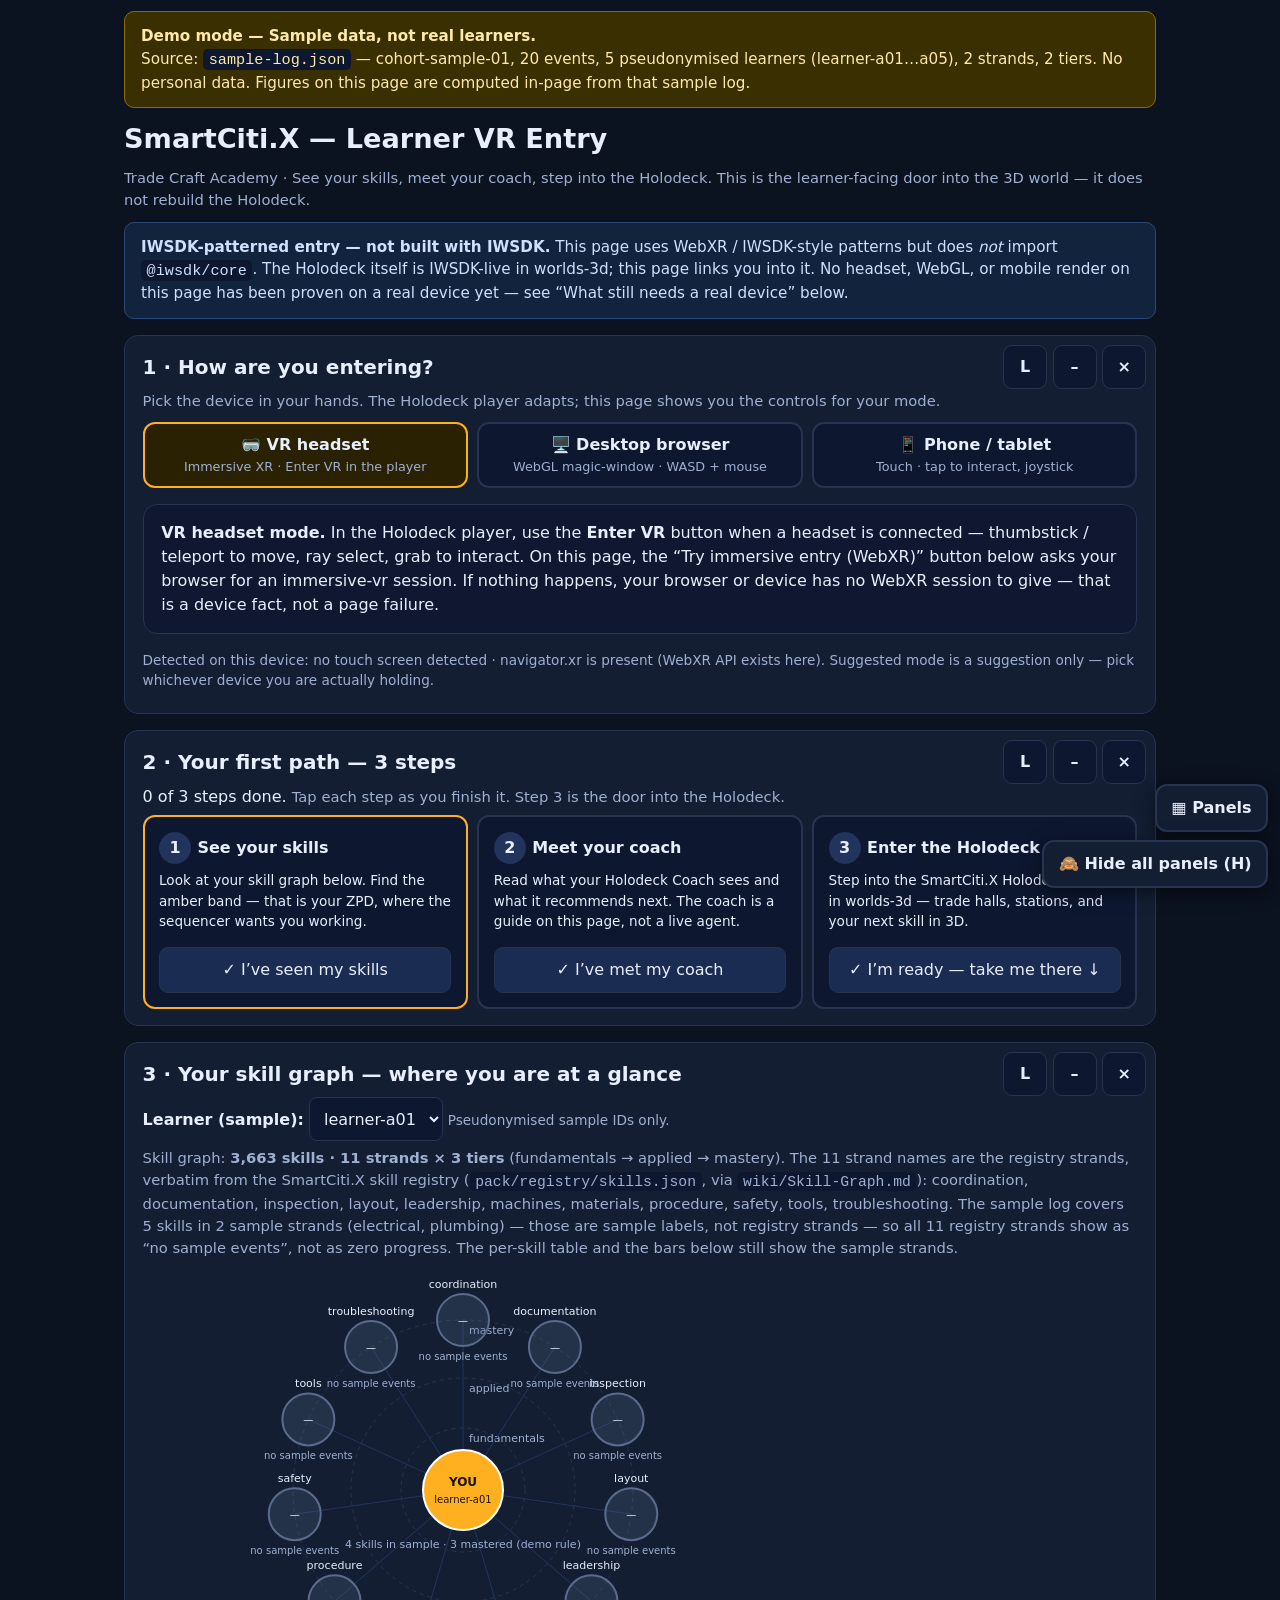
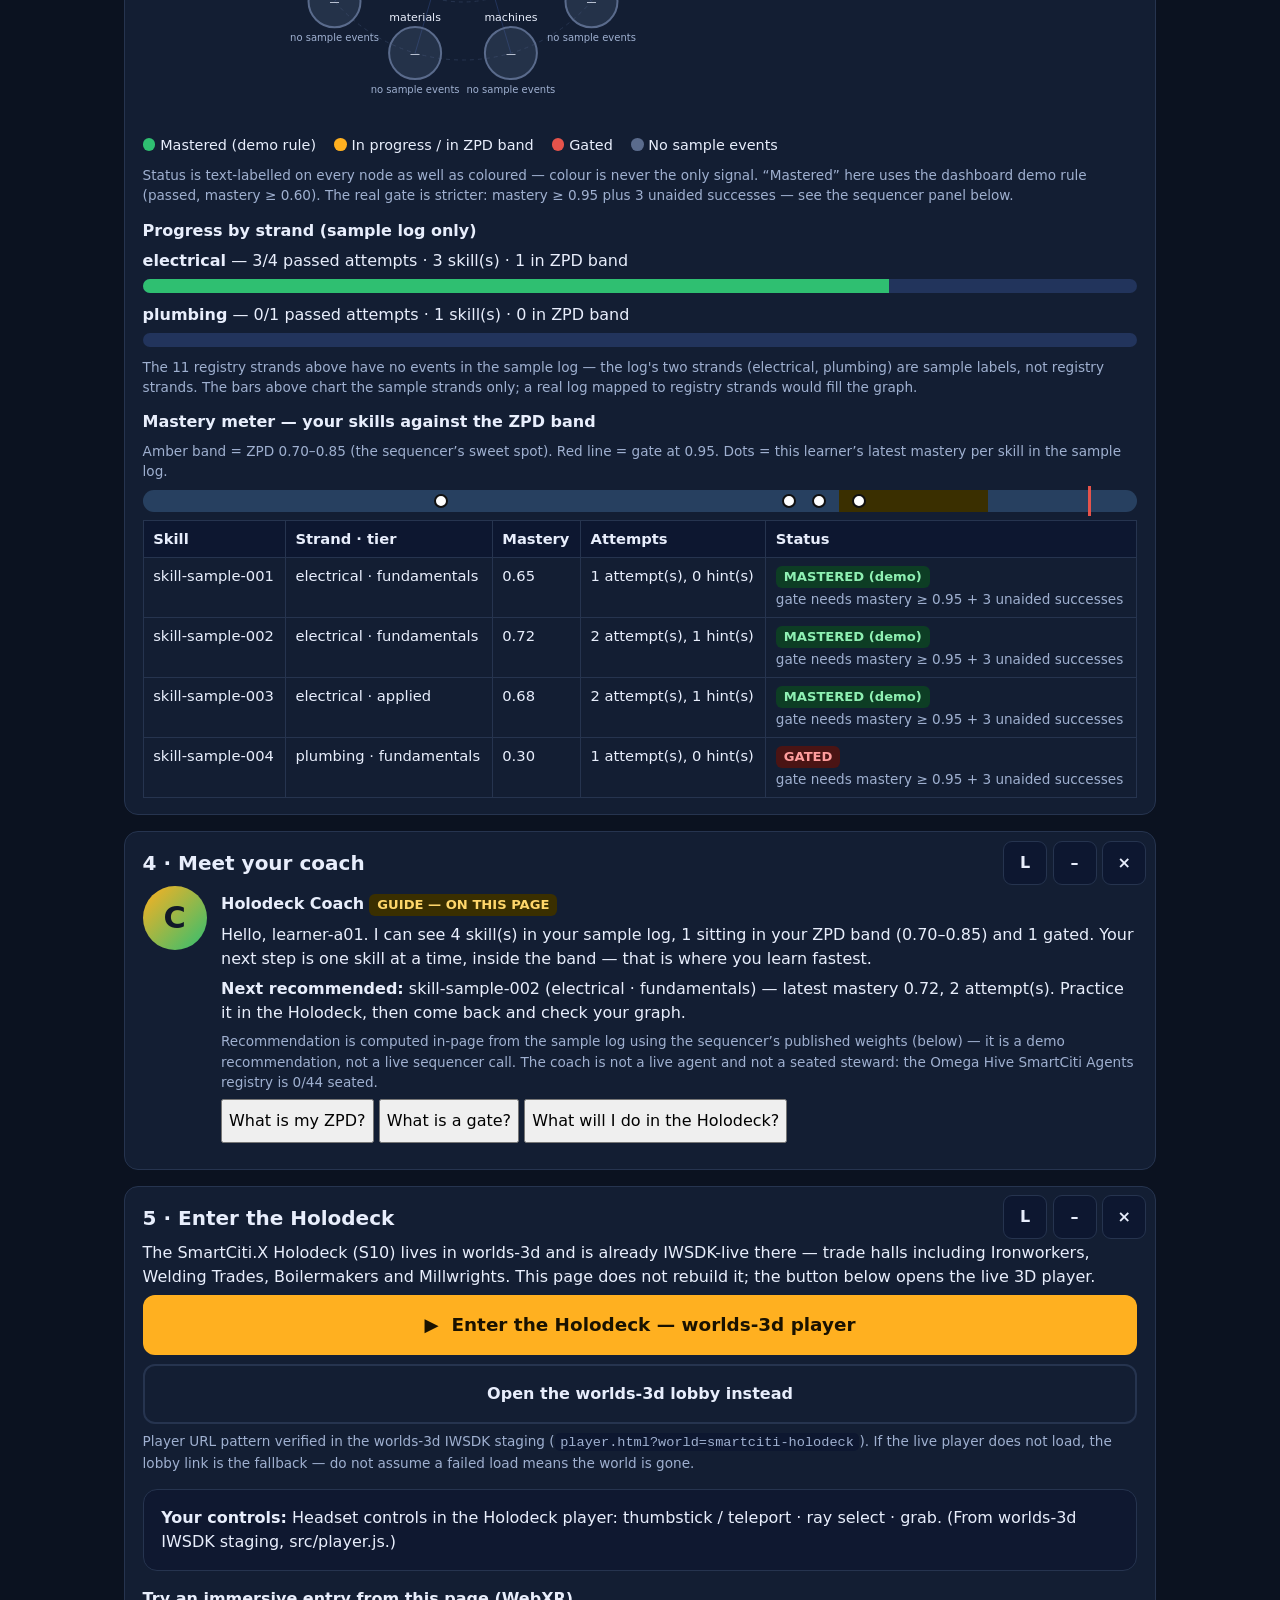
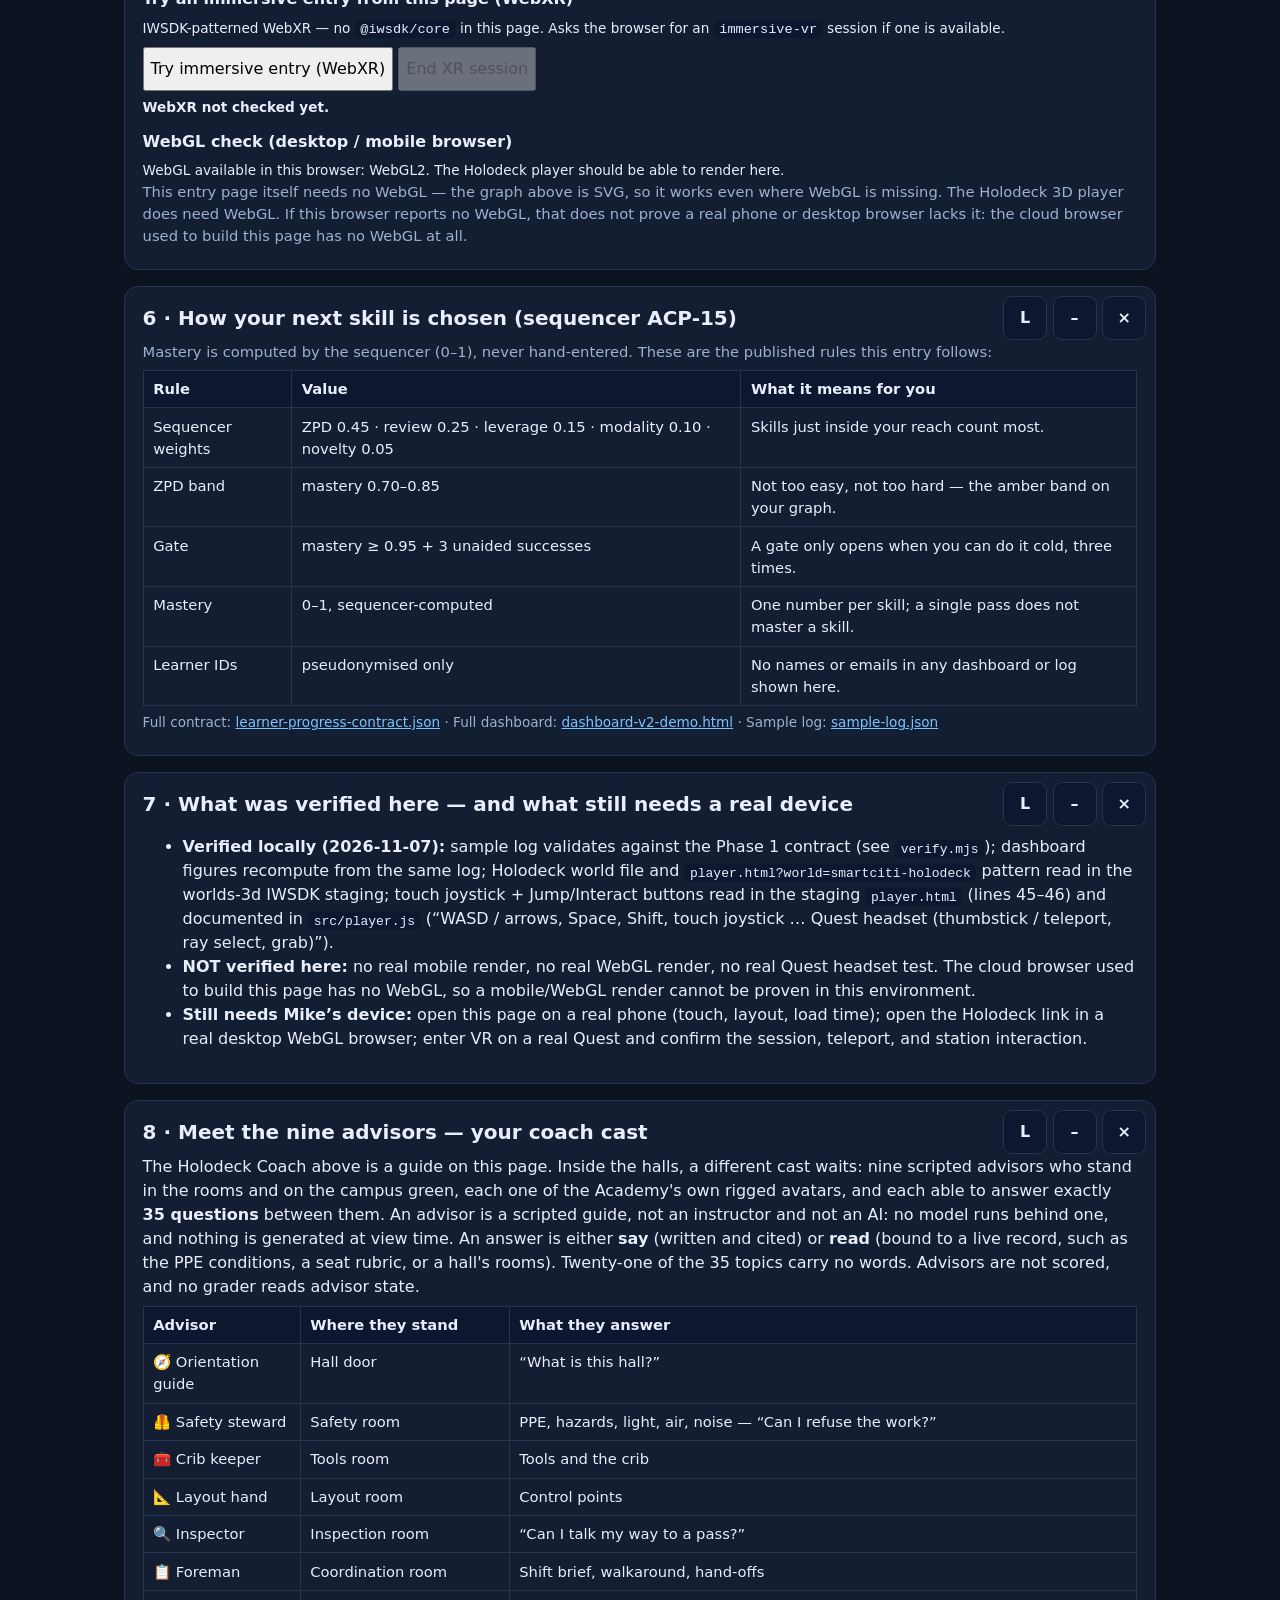
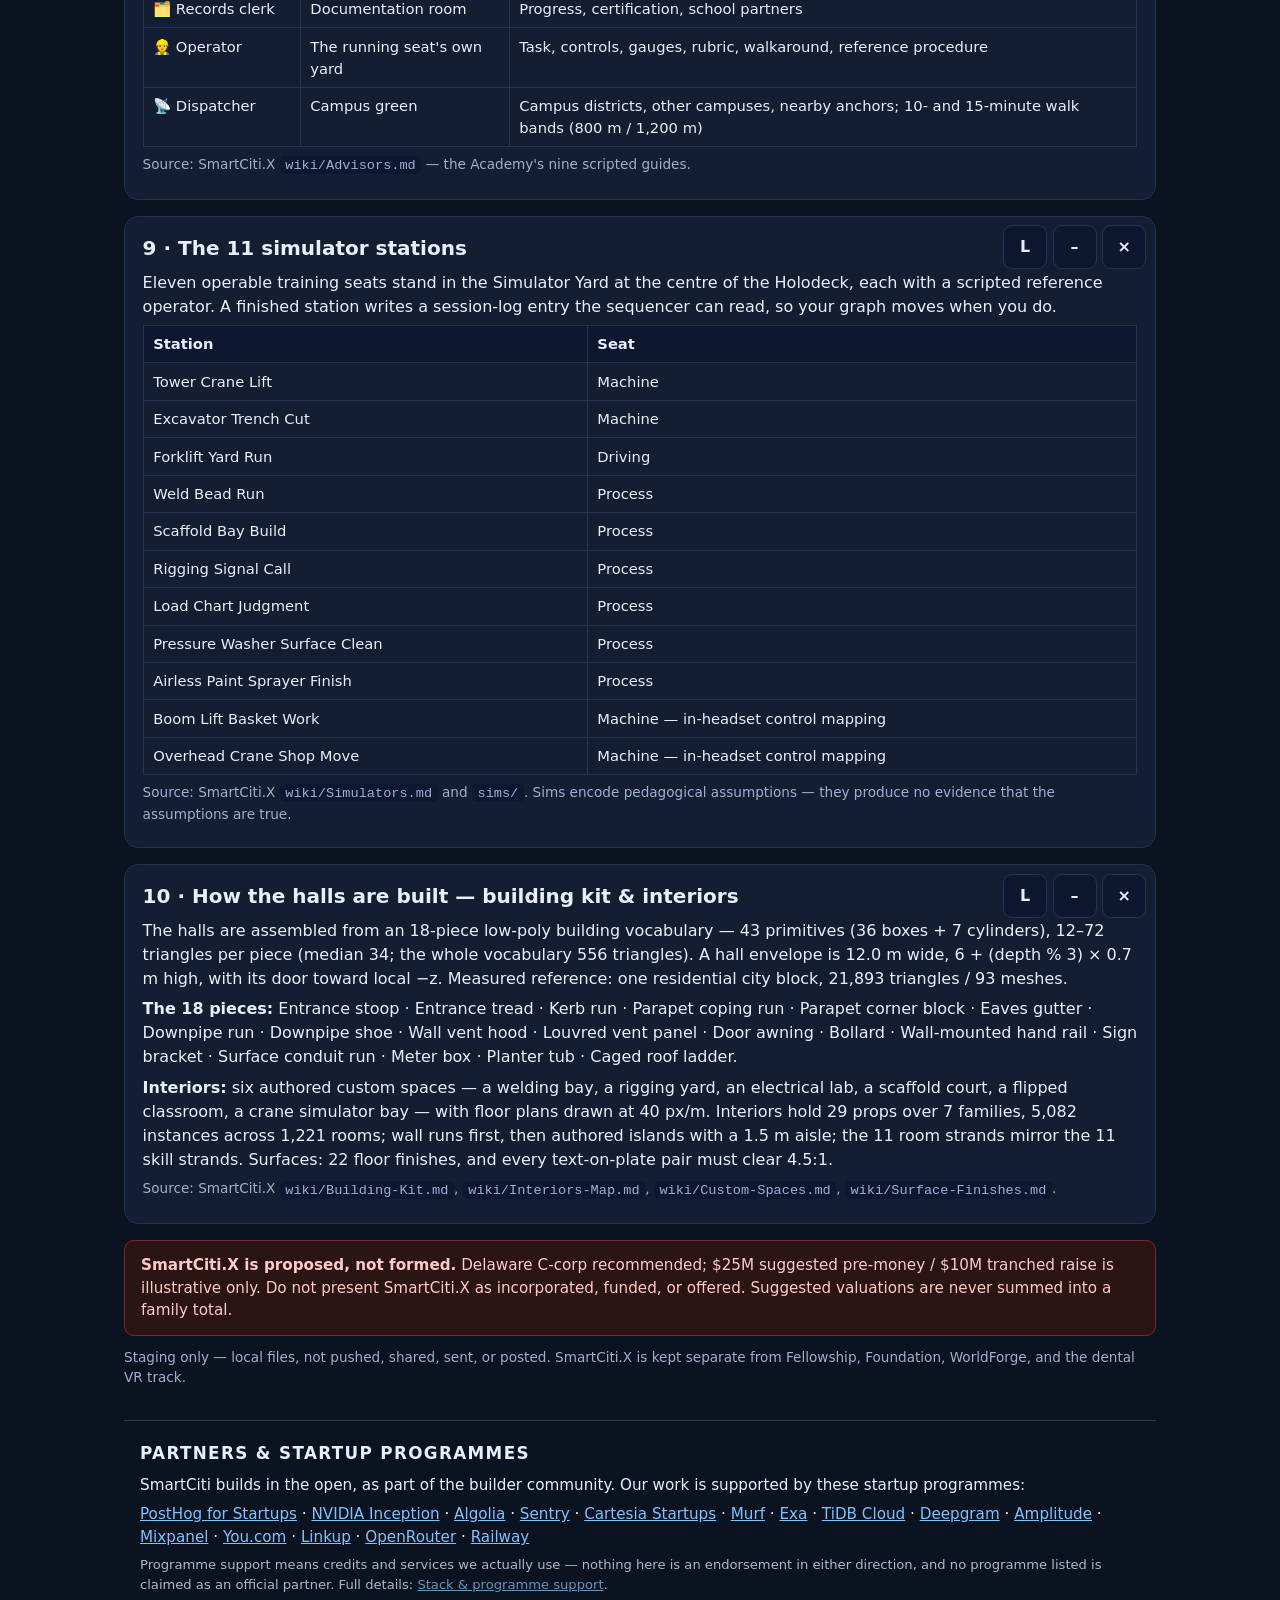
<file: vr-entry/index.html>
<!DOCTYPE html>
<html lang="en">
<head>
<meta charset="utf-8">
<meta name="viewport" content="width=device-width, initial-scale=1, viewport-fit=cover">
<title>SmartCiti.X — Learner VR Entry</title>
<style>
:root{--bg:#0b1220;--panel:#131e33;--panel2:#0f1830;--ink:#e8eefc;--mut:#9fb0d0;--acc:#ffb020;--ok:#2fbf71;--warn:#e8a13a;--bad:#e5534b;--line:#26344f}
:root{--line:#26344f}
*{box-sizing:border-box}
body{margin:0;background:var(--bg);color:var(--ink);font-family:system-ui,-apple-system,"Segoe UI",sans-serif;line-height:1.5}
main{max-width:1060px;margin:0 auto;padding:0 14px 48px}
a{color:#7cc4ff}
h1{font-size:1.7rem;margin:.4rem 0 .2rem}
h2{font-size:1.25rem;margin:0 0 .5rem}
h3{font-size:1rem;margin:.8rem 0 .3rem}
p{margin:.4rem 0}
.banner{border-radius:10px;padding:.8rem 1rem;margin:.7rem 0;font-size:.95rem}
.banner.demo{background:#3a2f00;border:1px solid #8a6d00;color:#ffe9a8}
.banner.note{background:#12233d;border:1px solid #2b4a7a;color:#cfe0ff}
.banner.proposed{background:#2a1414;border:1px solid #7a2b2b;color:#ffc9c9}
.card{background:var(--panel);border:1px solid var(--line);border-radius:14px;padding:1rem 1.1rem;margin:1rem 0}
.card.flat{background:var(--panel2)}
.mut{color:var(--mut);font-size:.92rem}
.small{font-size:.85rem}
.pill{display:inline-block;border:1px solid var(--line);border-radius:999px;padding:.2rem .7rem;margin:.15rem .2rem .15rem 0;font-size:.85rem;background:#0d1730}
.pill.on{background:var(--acc);color:#1a1200;border-color:var(--acc);font-weight:700}
/* mode switcher + big tap targets */
.modes{display:grid;grid-template-columns:repeat(3,1fr);gap:.6rem;margin:.6rem 0}
.modebtn{min-height:64px;border-radius:12px;border:2px solid var(--line);background:#0d1730;color:var(--ink);font-size:1rem;font-weight:650;cursor:pointer;padding:.6rem .4rem}
.modebtn small{display:block;font-weight:400;color:var(--mut);font-size:.8rem}
.modebtn[aria-pressed="true"]{border-color:var(--acc);background:#2a2103}
.bigbtn{display:block;width:100%;text-align:center;background:var(--acc);color:#1a1200;font-weight:800;font-size:1.15rem;border:none;border-radius:12px;padding:1rem .8rem;cursor:pointer;text-decoration:none;min-height:56px}
.bigbtn.ghost{background:transparent;color:var(--ink);border:2px solid var(--line);font-size:1rem;margin-top:.6rem}
button,select{font:inherit}
button{cursor:pointer;min-height:44px}
select{min-height:44px;border-radius:8px;padding:.4rem .6rem;background:#0d1730;color:var(--ink);border:1px solid var(--line);max-width:100%}
label{font-weight:600}
/* guided path */
.steps{list-style:none;margin:0;padding:0;display:grid;gap:.6rem}
@media(min-width:720px){.steps{grid-template-columns:repeat(3,1fr)}}
.step{border:2px solid var(--line);border-radius:12px;padding:.9rem;background:#0d1730}
.step.done{border-color:var(--ok)}
.step.active{border-color:var(--acc)}
.step .n{display:inline-block;width:2rem;height:2rem;line-height:2rem;text-align:center;border-radius:50%;background:#22345c;font-weight:800;margin-right:.4rem}
.step.done .n{background:var(--ok);color:#04160b}
.step .st{font-weight:700}
.step button{width:100%;margin-top:.6rem;border-radius:9px;border:1px solid var(--line);background:#1a2c52;color:var(--ink);padding:.6rem}
/* skill graph */
.graphwrap{overflow-x:auto}
svg text{font-family:system-ui,sans-serif}
.legend span{display:inline-block;margin:.15rem .8rem .15rem 0;font-size:.9rem}
.dot{display:inline-block;width:.8rem;height:.8rem;border-radius:50%;vertical-align:-1px;margin-right:.3rem}
.bar{height:14px;border-radius:7px;background:#22345c;overflow:hidden;margin:.2rem 0 .6rem}
.bar>i{display:block;height:100%;background:var(--ok)}
.bar>i.zpd{background:var(--acc)}
table{border-collapse:collapse;width:100%;font-size:.92rem}
th,td{border:1px solid var(--line);padding:.45rem .6rem;text-align:left;vertical-align:top}
th{background:#0d1730}
.meter{position:relative;height:22px;border-radius:11px;background:linear-gradient(90deg,#274060 0%,#274060 70%,#3a2f00 70%,#3a2f00 85%,#274060 85%);margin:.5rem 0}
.meter .gate{position:absolute;top:-4px;bottom:-4px;left:95%;width:3px;background:var(--bad)}
.meter .pt{position:absolute;top:50%;width:14px;height:14px;border-radius:50%;background:#fff;border:2px solid #111;transform:translate(-50%,-50%)}
.tag{display:inline-block;border-radius:6px;padding:.05rem .5rem;font-size:.82rem;font-weight:700}
.tag.ok{background:#0d3d24;color:#8ff0b3}.tag.zpd{background:#3a2f00;color:#ffd76a}.tag.gated{background:#4a1414;color:#ff9d9d}.tag.none{background:#22345c;color:#b9c6e4}
.coach{display:flex;gap:.9rem;align-items:flex-start}
.coach .face{flex:0 0 64px;width:64px;height:64px;border-radius:50%;background:linear-gradient(135deg,#ffb020,#2fbf71);display:flex;align-items:center;justify-content:center;font-size:1.9rem;font-weight:800;color:#101828}
details{border:1px solid var(--line);border-radius:10px;padding:.6rem .8rem;margin:.5rem 0;background:#0d1730}
summary{cursor:pointer;font-weight:700;min-height:44px;display:flex;align-items:center}
code{background:#0d1730;padding:.1rem .35rem;border-radius:5px}
.xrstatus{font-weight:700}
@media(max-width:560px){h1{font-size:1.4rem}.modes{grid-template-columns:1fr}.modebtn{min-height:56px}}
/* ---- Panel controls: close / minimise / size + hide-all (2026-11-07) ----
   Every section.card is a panel. Controls are injected by JS (setupPanelControls)
   so the authored content stays untouched. Panels are in normal flow — they
   never overlay the view; the floating toolbar is docked bottom-right only. */
.card{position:relative}
.panelctl{position:absolute;top:.55rem;right:.55rem;display:flex;gap:.35rem;z-index:2}
.panelctl button{min-height:44px;min-width:44px;padding:.2rem .5rem;border-radius:9px;border:1px solid var(--line);background:#0d1730;color:var(--ink);font-weight:700;font-size:1rem;line-height:1}
.panelctl button:hover{border-color:var(--acc)}
.card.collapsed>:not(h2):not(.panelctl){display:none}
.card.closed{display:none}
.card[data-size="s"]{max-width:640px;margin-left:auto;margin-right:auto}
.card[data-size="m"]{max-width:880px;margin-left:auto;margin-right:auto}
#uiToolbar{position:fixed;right:12px;bottom:calc(12px + env(safe-area-inset-bottom));z-index:50;display:flex;flex-direction:column;align-items:flex-end;gap:.5rem;pointer-events:none}
#uiToolbar>*{pointer-events:auto}
.tb-btn{min-height:48px;border-radius:12px;border:2px solid var(--line);background:#131e33;color:var(--ink);font-weight:700;padding:.6rem .9rem;box-shadow:0 4px 18px rgba(0,0,0,.5)}
#hideAllBtn[aria-pressed="true"]{background:var(--acc);color:#1a1200;border-color:var(--acc)}
#panelMenu{display:none;background:var(--panel);border:1px solid var(--line);border-radius:12px;padding:.7rem .9rem;min-width:min(300px,calc(100vw - 24px));max-height:50vh;overflow:auto;box-shadow:0 4px 18px rgba(0,0,0,.5)}
#panelMenu.open{display:block}
#panelMenu h3{margin:.1rem 0 .4rem}
.pm-row{display:flex;justify-content:space-between;gap:.5rem;align-items:center;padding:.35rem 0;border-bottom:1px solid var(--line)}
.pm-row span{font-size:.9rem}
.pm-row button{min-height:44px;border-radius:9px;border:1px solid var(--line);background:#0d1730;color:var(--ink);padding:.3rem .7rem;font-weight:700}
body.ui-hidden section.card{display:none}
</style>
</head>
<body>
<main>
<div class="banner demo"><strong>Demo mode — Sample data, not real learners.</strong><br>
Source: <code>sample-log.json</code> — cohort-sample-01, 20 events, 5 pseudonymised learners (learner-a01…a05), 2 strands, 2 tiers. No personal data. Figures on this page are computed in-page from that sample log.</div>

<h1>SmartCiti.X — Learner VR Entry</h1>
<p class="mut">Trade Craft Academy · See your skills, meet your coach, step into the Holodeck. This is the learner-facing door into the 3D world — it does not rebuild the Holodeck.</p>
<div class="banner note"><strong>IWSDK-patterned entry — not built with IWSDK.</strong> This page uses WebXR / IWSDK-style patterns but does <em>not</em> import <code>@iwsdk/core</code>. The Holodeck itself is IWSDK-live in worlds-3d; this page links you into it. No headset, WebGL, or mobile render on this page has been proven on a real device yet — see “What still needs a real device” below.</div>

<!-- ============ MODES ============ -->
<section class="card" aria-label="Choose how you are entering">
<h2>1 · How are you entering?</h2>
<p class="mut">Pick the device in your hands. The Holodeck player adapts; this page shows you the controls for your mode.</p>
<div class="modes" role="group" aria-label="Entry mode">
<button class="modebtn" id="mode-vr" aria-pressed="false" onclick="setMode('vr')">🥽 VR headset<small>Immersive XR · Enter VR in the player</small></button>
<button class="modebtn" id="mode-desktop" aria-pressed="true" onclick="setMode('desktop')">🖥️ Desktop browser<small>WebGL magic-window · WASD + mouse</small></button>
<button class="modebtn" id="mode-mobile" aria-pressed="false" onclick="setMode('mobile')">📱 Phone / tablet<small>Touch · tap to interact, joystick</small></button>
</div>
<div id="modeHelp" class="card flat"></div>
<p class="small mut" id="modeDetect"></p>
</section>

<!-- ============ GUIDED PATH ============ -->
<section class="card" aria-label="Guided first path">
<h2>2 · Your first path — 3 steps</h2>
<p><span id="stepCount">0 of 3 steps done.</span> <span class="mut">Tap each step as you finish it. Step 3 is the door into the Holodeck.</span></p>
<ol class="steps">
<li class="step active" id="step1"><span class="n">1</span><span class="st">See your skills</span>
<p class="small">Look at your skill graph below. Find the amber band — that is your ZPD, where the sequencer wants you working.</p>
<button onclick="completeStep(1)">✓ I’ve seen my skills</button></li>
<li class="step" id="step2"><span class="n">2</span><span class="st">Meet your coach</span>
<p class="small">Read what your Holodeck Coach sees and what it recommends next. The coach is a guide on this page, not a live agent.</p>
<button onclick="completeStep(2)">✓ I’ve met my coach</button></li>
<li class="step" id="step3"><span class="n">3</span><span class="st">Enter the Holodeck</span>
<p class="small">Step into the SmartCiti.X Holodeck (S10) in worlds-3d — trade halls, stations, and your next skill in 3D.</p>
<button onclick="completeStep(3)">✓ I’m ready — take me there ↓</button></li>
</ol>
</section>

<!-- ============ SKILL GRAPH ============ -->
<section class="card" aria-label="Skill graph overview">
<h2>3 · Your skill graph — where you are at a glance</h2>
<p>
<label for="learnerSel">Learner (sample): </label>
<select id="learnerSel" onchange="renderAll()"></select>
<span class="mut small">Pseudonymised sample IDs only.</span>
</p>
<p class="mut">Skill graph: <strong>3,663 skills · 11 strands × 3 tiers</strong> (fundamentals → applied → mastery). The 11 strand names are the registry strands, verbatim from the SmartCiti.X skill registry (<code>pack/registry/skills.json</code>, via <code>wiki/Skill-Graph.md</code>): coordination, documentation, inspection, layout, leadership, machines, materials, procedure, safety, tools, troubleshooting. The sample log covers 5 skills in 2 sample strands (electrical, plumbing) — those are sample labels, not registry strands — so all 11 registry strands show as “no sample events”, not as zero progress. The per-skill table and the bars below still show the sample strands.</p>
<div class="graphwrap"><svg id="graph" width="640" height="460" viewBox="0 0 640 460" role="img" aria-label="Skill graph constellation: learner at centre, 11 strand nodes around, three tier rings"></svg></div>
<div class="legend">
<span><i class="dot" style="background:#2fbf71"></i>Mastered (demo rule)</span>
<span><i class="dot" style="background:#ffb020"></i>In progress / in ZPD band</span>
<span><i class="dot" style="background:#e5534b"></i>Gated</span>
<span><i class="dot" style="background:#5a6b8c"></i>No sample events</span>
</div>
<p class="small mut">Status is text-labelled on every node as well as coloured — colour is never the only signal. “Mastered” here uses the dashboard demo rule (passed, mastery ≥ 0.60). The real gate is stricter: mastery ≥ 0.95 plus 3 unaided successes — see the sequencer panel below.</p>
<div id="strandBars"></div>
<h3>Mastery meter — your skills against the ZPD band</h3>
<p class="small mut">Amber band = ZPD 0.70–0.85 (the sequencer’s sweet spot). Red line = gate at 0.95. Dots = this learner’s latest mastery per skill in the sample log.</p>
<div class="meter" id="meter"><div class="gate" title="Gate 0.95"></div></div>
<div id="skillTable"></div>
</section>

<!-- ============ COACH ============ -->
<section class="card" aria-label="Holodeck coach">
<h2>4 · Meet your coach</h2>
<div class="coach">
<div class="face" aria-hidden="true">C</div>
<div>
<p><strong>Holodeck Coach</strong> <span class="tag zpd">GUIDE — ON THIS PAGE</span></p>
<p id="coachLine">…</p>
<p><strong>Next recommended:</strong> <span id="coachNext">…</span></p>
<p class="small mut">Recommendation is computed in-page from the sample log using the sequencer’s published weights (below) — it is a demo recommendation, not a live sequencer call. The coach is not a live agent and not a seated steward: the Omega Hive SmartCiti Agents registry is 0/44 seated.</p>
<div>
<button onclick="coachSay('zpd')">What is my ZPD?</button>
<button onclick="coachSay('gate')">What is a gate?</button>
<button onclick="coachSay('holodeck')">What will I do in the Holodeck?</button>
</div>
<p id="coachSay" class="small" style="margin-top:.6rem"></p>
</div>
</div>
</section>

<!-- ============ HOLODECK ENTRY ============ -->
<section class="card" aria-label="Enter the Holodeck">
<h2>5 · Enter the Holodeck</h2>
<p>The SmartCiti.X Holodeck (S10) lives in worlds-3d and is already IWSDK-live there — trade halls including Ironworkers, Welding Trades, Boilermakers and Millwrights. This page does not rebuild it; the button below opens the live 3D player.</p>
<a class="bigbtn" id="holodeckBtn" href="https://agifuturefoundation.github.io/worlds-3d/player.html?world=smartciti-holodeck" target="_blank" rel="noopener" onclick="completeStep(3)">▶ &nbsp;Enter the Holodeck — worlds-3d player</a>
<a class="bigbtn ghost" href="https://agifuturefoundation.github.io/worlds-3d/" target="_blank" rel="noopener">Open the worlds-3d lobby instead</a>
<p class="small mut">Player URL pattern verified in the worlds-3d IWSDK staging (<code>player.html?world=smartciti-holodeck</code>). If the live player does not load, the lobby link is the fallback — do not assume a failed load means the world is gone.</p>
<div id="modeControls" class="card flat"></div>
<h3>Try an immersive entry from this page (WebXR)</h3>
<p class="small">IWSDK-patterned WebXR — no <code>@iwsdk/core</code> in this page. Asks the browser for an <code>immersive-vr</code> session if one is available.</p>
<button id="xrBtn" onclick="tryXR()">Try immersive entry (WebXR)</button>
<button id="xrEnd" onclick="endXR()" disabled>End XR session</button>
<p class="small"><span class="xrstatus" id="xrStatus">WebXR not checked yet.</span></p>
<h3>WebGL check (desktop / mobile browser)</h3>
<p class="small"><span id="webglStatus">Checking…</span><br>
<span class="mut">This entry page itself needs no WebGL — the graph above is SVG, so it works even where WebGL is missing. The Holodeck 3D player does need WebGL. If this browser reports no WebGL, that does not prove a real phone or desktop browser lacks it: the cloud browser used to build this page has no WebGL at all.</span></p>
</section>

<!-- ============ SEQUENCER ============ -->
<section class="card" aria-label="How the sequencer works">
<h2>6 · How your next skill is chosen (sequencer ACP-15)</h2>
<p class="mut">Mastery is computed by the sequencer (0–1), never hand-entered. These are the published rules this entry follows:</p>
<table>
<tr><th>Rule</th><th>Value</th><th>What it means for you</th></tr>
<tr><td>Sequencer weights</td><td>ZPD 0.45 · review 0.25 · leverage 0.15 · modality 0.10 · novelty 0.05</td><td>Skills just inside your reach count most.</td></tr>
<tr><td>ZPD band</td><td>mastery 0.70–0.85</td><td>Not too easy, not too hard — the amber band on your graph.</td></tr>
<tr><td>Gate</td><td>mastery ≥ 0.95 + 3 unaided successes</td><td>A gate only opens when you can do it cold, three times.</td></tr>
<tr><td>Mastery</td><td>0–1, sequencer-computed</td><td>One number per skill; a single pass does not master a skill.</td></tr>
<tr><td>Learner IDs</td><td>pseudonymised only</td><td>No names or emails in any dashboard or log shown here.</td></tr>
</table>
<p class="small mut">Full contract: <a href="../learner-progress-contract.json">learner-progress-contract.json</a> · Full dashboard: <a href="../dashboard-v2-demo.html">dashboard-v2-demo.html</a> · Sample log: <a href="../sample-log.json">sample-log.json</a></p>
</section>

<!-- ============ VERIFICATION ============ -->
<section class="card" aria-label="Verification status">
<h2>7 · What was verified here — and what still needs a real device</h2>
<ul>
<li><strong>Verified locally (2026-11-07):</strong> sample log validates against the Phase 1 contract (see <code>verify.mjs</code>); dashboard figures recompute from the same log; Holodeck world file and <code>player.html?world=smartciti-holodeck</code> pattern read in the worlds-3d IWSDK staging; touch joystick + Jump/Interact buttons read in the staging <code>player.html</code> (lines 45–46) and documented in <code>src/player.js</code> (“WASD / arrows, Space, Shift, touch joystick … Quest headset (thumbstick / teleport, ray select, grab)”).</li>
<li><strong>NOT verified here:</strong> no real mobile render, no real WebGL render, no real Quest headset test. The cloud browser used to build this page has no WebGL, so a mobile/WebGL render cannot be proven in this environment.</li>
<li><strong>Still needs Mike’s device:</strong> open this page on a real phone (touch, layout, load time); open the Holodeck link in a real desktop WebGL browser; enter VR on a real Quest and confirm the session, teleport, and station interaction.</li>
</ul>
</section>

<!-- ============ ADVISORS ============ -->
<section class="card" aria-label="The nine advisors">
<h2>8 · Meet the nine advisors — your coach cast</h2>
<p>The Holodeck Coach above is a guide on this page. Inside the halls, a different cast waits: nine scripted advisors who stand in the rooms and on the campus green, each one of the Academy's own rigged avatars, and each able to answer exactly <strong>35 questions</strong> between them. An advisor is a scripted guide, not an instructor and not an AI: no model runs behind one, and nothing is generated at view time. An answer is either <strong>say</strong> (written and cited) or <strong>read</strong> (bound to a live record, such as the PPE conditions, a seat rubric, or a hall's rooms). Twenty-one of the 35 topics carry no words. Advisors are not scored, and no grader reads advisor state.</p>
<table>
<tr><th>Advisor</th><th>Where they stand</th><th>What they answer</th></tr>
<tr><td>🧭 Orientation guide</td><td>Hall door</td><td>“What is this hall?”</td></tr>
<tr><td>🦺 Safety steward</td><td>Safety room</td><td>PPE, hazards, light, air, noise — “Can I refuse the work?”</td></tr>
<tr><td>🧰 Crib keeper</td><td>Tools room</td><td>Tools and the crib</td></tr>
<tr><td>📐 Layout hand</td><td>Layout room</td><td>Control points</td></tr>
<tr><td>🔍 Inspector</td><td>Inspection room</td><td>“Can I talk my way to a pass?”</td></tr>
<tr><td>📋 Foreman</td><td>Coordination room</td><td>Shift brief, walkaround, hand-offs</td></tr>
<tr><td>🗂️ Records clerk</td><td>Documentation room</td><td>Progress, certification, school partners</td></tr>
<tr><td>👷 Operator</td><td>The running seat's own yard</td><td>Task, controls, gauges, rubric, walkaround, reference procedure</td></tr>
<tr><td>📡 Dispatcher</td><td>Campus green</td><td>Campus districts, other campuses, nearby anchors; 10- and 15-minute walk bands (800 m / 1,200 m)</td></tr>
</table>
<p class="small mut">Source: SmartCiti.X <code>wiki/Advisors.md</code> — the Academy's nine scripted guides.</p>
</section>

<!-- ============ SIMULATORS ============ -->
<section class="card" aria-label="The eleven simulator stations">
<h2>9 · The 11 simulator stations</h2>
<p>Eleven operable training seats stand in the Simulator Yard at the centre of the Holodeck, each with a scripted reference operator. A finished station writes a session-log entry the sequencer can read, so your graph moves when you do.</p>
<table>
<tr><th>Station</th><th>Seat</th></tr>
<tr><td>Tower Crane Lift</td><td>Machine</td></tr>
<tr><td>Excavator Trench Cut</td><td>Machine</td></tr>
<tr><td>Forklift Yard Run</td><td>Driving</td></tr>
<tr><td>Weld Bead Run</td><td>Process</td></tr>
<tr><td>Scaffold Bay Build</td><td>Process</td></tr>
<tr><td>Rigging Signal Call</td><td>Process</td></tr>
<tr><td>Load Chart Judgment</td><td>Process</td></tr>
<tr><td>Pressure Washer Surface Clean</td><td>Process</td></tr>
<tr><td>Airless Paint Sprayer Finish</td><td>Process</td></tr>
<tr><td>Boom Lift Basket Work</td><td>Machine — in-headset control mapping</td></tr>
<tr><td>Overhead Crane Shop Move</td><td>Machine — in-headset control mapping</td></tr>
</table>
<p class="small mut">Source: SmartCiti.X <code>wiki/Simulators.md</code> and <code>sims/</code>. Sims encode pedagogical assumptions — they produce no evidence that the assumptions are true.</p>
</section>

<!-- ============ BUILDING KIT ============ -->
<section class="card" aria-label="How the halls are built">
<h2>10 · How the halls are built — building kit &amp; interiors</h2>
<p>The halls are assembled from an 18-piece low-poly building vocabulary — 43 primitives (36 boxes + 7 cylinders), 12–72 triangles per piece (median 34; the whole vocabulary 556 triangles). A hall envelope is 12.0 m wide, 6 + (depth % 3) × 0.7 m high, with its door toward local −z. Measured reference: one residential city block, 21,893 triangles / 93 meshes.</p>
<p><strong>The 18 pieces:</strong> Entrance stoop · Entrance tread · Kerb run · Parapet coping run · Parapet corner block · Eaves gutter · Downpipe run · Downpipe shoe · Wall vent hood · Louvred vent panel · Door awning · Bollard · Wall-mounted hand rail · Sign bracket · Surface conduit run · Meter box · Planter tub · Caged roof ladder.</p>
<p><strong>Interiors:</strong> six authored custom spaces — a welding bay, a rigging yard, an electrical lab, a scaffold court, a flipped classroom, a crane simulator bay — with floor plans drawn at 40 px/m. Interiors hold 29 props over 7 families, 5,082 instances across 1,221 rooms; wall runs first, then authored islands with a 1.5 m aisle; the 11 room strands mirror the 11 skill strands. Surfaces: 22 floor finishes, and every text-on-plate pair must clear 4.5:1.</p>
<p class="small mut">Source: SmartCiti.X <code>wiki/Building-Kit.md</code>, <code>wiki/Interiors-Map.md</code>, <code>wiki/Custom-Spaces.md</code>, <code>wiki/Surface-Finishes.md</code>.</p>
</section>

<div class="banner proposed"><strong>SmartCiti.X is proposed, not formed.</strong> Delaware C-corp recommended; $25M suggested pre-money / $10M tranched raise is illustrative only. Do not present SmartCiti.X as incorporated, funded, or offered. Suggested valuations are never summed into a family total.</div>
<p class="small mut">Staging only — local files, not pushed, shared, sent, or posted. SmartCiti.X is kept separate from Fellowship, Foundation, WorldForge, and the dental VR track.</p>
<section class="pband" data-pband="1"><style>.pband{border-top:1px solid rgba(128,128,128,.35);margin:2rem auto 0;padding:1.25rem 1rem;max-width:72rem;font-size:.95rem}.pband h2{font-size:1.05rem;text-transform:uppercase;letter-spacing:.08em;margin:0 0 .5rem}.pband p{margin:.4rem 0}.pband .pband-links a{white-space:nowrap}.pband .pband-note{font-size:.82rem;opacity:.75}</style><h2>Partners &amp; startup programmes</h2><p>SmartCiti builds in the open, as part of the builder community. Our work is supported by these startup programmes:</p><p class="pband-links"><a href="https://posthog.com">PostHog for Startups</a> &middot; <a href="https://www.nvidia.com/en-us/startups/">NVIDIA Inception</a> &middot; <a href="https://www.algolia.com">Algolia</a> &middot; <a href="https://sentry.io">Sentry</a> &middot; <a href="https://cartesia.ai">Cartesia Startups</a> &middot; <a href="https://murf.ai">Murf</a> &middot; <a href="https://exa.ai">Exa</a> &middot; <a href="https://www.pingcap.com">TiDB Cloud</a> &middot; <a href="https://deepgram.com">Deepgram</a> &middot; <a href="https://amplitude.com">Amplitude</a> &middot; <a href="https://mixpanel.com">Mixpanel</a> &middot; <a href="https://you.com">You.com</a> &middot; <a href="https://www.linkup.so">Linkup</a> &middot; <a href="https://openrouter.ai">OpenRouter</a> &middot; <a href="https://railway.com">Railway</a></p><p class="pband-note">Programme support means credits and services we actually use &mdash; nothing here is an endorsement in either direction, and no programme listed is claimed as an official partner. Full details: <a href="/partners.html">Stack &amp; programme support</a>.</p></section>
</main>

<!-- Floating panel controls: always reachable, bottom-right (thumb-reachable on mobile). -->
<div id="uiToolbar" role="region" aria-label="Panel controls">
<div id="panelMenu" role="group" aria-label="All panels">
<h3>Panels</h3>
<div id="panelList"></div>
<p class="small mut">Closed panels can be reopened here. Press <strong>H</strong> to hide / show all panels.</p>
</div>
<button id="panelMenuBtn" class="tb-btn" type="button" aria-expanded="false" aria-controls="panelMenu">▦ Panels</button>
<button id="hideAllBtn" class="tb-btn" type="button" aria-pressed="false" title="Hide all panels (keyboard: H)">🙈 Hide all panels (H)</button>
</div>

<script>
// ---- Sample log, injected at build time from ../sample-log.json ----
const EVENTS = [{"attempts": 1, "cohort_id": "cohort-sample-01", "event_id": "evt-001", "gate_status": "open", "hall_id": "hall-sample-01", "hints_used": 0, "learner_id": "learner-a01", "mastery": 0.65, "outcome": "passed", "session_id": "sess-01", "skill_id": "skill-sample-001", "source": "web", "strand": "electrical", "tier": "fundamentals", "timestamp": "2026-10-20T15:00:00Z", "zpd_level": 3}, {"attempts": 2, "cohort_id": "cohort-sample-01", "event_id": "evt-002", "gate_status": "open", "hall_id": "hall-sample-01", "hints_used": 1, "learner_id": "learner-a01", "mastery": 0.72, "outcome": "passed", "session_id": "sess-01", "skill_id": "skill-sample-002", "source": "web", "strand": "electrical", "tier": "fundamentals", "timestamp": "2026-10-20T15:20:00Z", "zpd_level": 3}, {"attempts": 1, "cohort_id": "cohort-sample-01", "event_id": "evt-003", "gate_status": "open", "hall_id": "hall-sample-01", "hints_used": 2, "learner_id": "learner-a01", "mastery": 0.4, "outcome": "failed", "session_id": "sess-02", "skill_id": "skill-sample-003", "source": "web", "strand": "electrical", "tier": "applied", "timestamp": "2026-10-21T15:00:00Z", "zpd_level": 3}, {"attempts": 2, "cohort_id": "cohort-sample-01", "event_id": "evt-004", "gate_status": "open", "hall_id": "hall-sample-01", "hints_used": 1, "learner_id": "learner-a01", "mastery": 0.68, "outcome": "passed", "session_id": "sess-02", "skill_id": "skill-sample-003", "source": "web", "strand": "electrical", "tier": "applied", "timestamp": "2026-10-21T15:30:00Z", "zpd_level": 4}, {"attempts": 1, "cohort_id": "cohort-sample-01", "event_id": "evt-005", "gate_status": "blocked", "hall_id": "hall-sample-02", "hints_used": 0, "learner_id": "learner-a01", "mastery": 0.3, "outcome": "gated", "session_id": "sess-03", "skill_id": "skill-sample-004", "source": "campus_3d", "strand": "plumbing", "tier": "fundamentals", "timestamp": "2026-10-22T15:00:00Z", "zpd_level": 3}, {"attempts": 1, "cohort_id": "cohort-sample-01", "event_id": "evt-006", "gate_status": "open", "hall_id": "hall-sample-01", "hints_used": 0, "learner_id": "learner-a02", "mastery": 0.8, "outcome": "passed", "session_id": "sess-04", "skill_id": "skill-sample-001", "source": "web", "strand": "electrical", "tier": "fundamentals", "timestamp": "2026-10-20T16:00:00Z", "zpd_level": 4}, {"attempts": 1, "cohort_id": "cohort-sample-01", "event_id": "evt-007", "gate_status": "open", "hall_id": "hall-sample-01", "hints_used": 2, "learner_id": "learner-a02", "mastery": 0.35, "outcome": "failed", "session_id": "sess-04", "skill_id": "skill-sample-002", "source": "web", "strand": "electrical", "tier": "fundamentals", "timestamp": "2026-10-20T16:20:00Z", "zpd_level": 4}, {"attempts": 2, "cohort_id": "cohort-sample-01", "event_id": "evt-008", "gate_status": "open", "hall_id": "hall-sample-01", "hints_used": 2, "learner_id": "learner-a02", "mastery": 0.38, "outcome": "failed", "session_id": "sess-05", "skill_id": "skill-sample-002", "source": "web", "strand": "electrical", "tier": "fundamentals", "timestamp": "2026-10-21T16:00:00Z", "zpd_level": 4}, {"attempts": 3, "cohort_id": "cohort-sample-01", "event_id": "evt-009", "gate_status": "open", "hall_id": "hall-sample-01", "hints_used": 3, "learner_id": "learner-a02", "mastery": 0.42, "outcome": "failed", "session_id": "sess-05", "skill_id": "skill-sample-002", "source": "web", "strand": "electrical", "tier": "fundamentals", "timestamp": "2026-10-21T16:30:00Z", "zpd_level": 4}, {"attempts": 1, "cohort_id": "cohort-sample-01", "event_id": "evt-010", "gate_status": "open", "hall_id": "hall-sample-02", "hints_used": 0, "learner_id": "learner-a02", "mastery": 0.7, "outcome": "passed", "session_id": "sess-06", "skill_id": "skill-sample-004", "source": "web", "strand": "plumbing", "tier": "fundamentals", "timestamp": "2026-10-22T16:00:00Z", "zpd_level": 4}, {"attempts": 1, "cohort_id": "cohort-sample-01", "event_id": "evt-011", "gate_status": "open", "hall_id": "hall-sample-02", "hints_used": 0, "learner_id": "learner-a03", "mastery": 0.75, "outcome": "passed", "session_id": "sess-07", "skill_id": "skill-sample-004", "source": "web", "strand": "plumbing", "tier": "fundamentals", "timestamp": "2026-10-20T14:00:00Z", "zpd_level": 2}, {"attempts": 1, "cohort_id": "cohort-sample-01", "event_id": "evt-012", "gate_status": "passed", "hall_id": "hall-sample-02", "hints_used": 0, "learner_id": "learner-a03", "mastery": 0.82, "outcome": "passed", "session_id": "sess-07", "skill_id": "skill-sample-005", "source": "web", "strand": "plumbing", "tier": "applied", "timestamp": "2026-10-20T14:30:00Z", "zpd_level": 3}, {"attempts": 1, "cohort_id": "cohort-sample-01", "event_id": "evt-013", "gate_status": "open", "hall_id": "hall-sample-01", "hints_used": 1, "learner_id": "learner-a03", "mastery": 0.66, "outcome": "passed", "session_id": "sess-08", "skill_id": "skill-sample-001", "source": "campus_3d", "strand": "electrical", "tier": "fundamentals", "timestamp": "2026-10-21T14:00:00Z", "zpd_level": 3}, {"attempts": 1, "cohort_id": "cohort-sample-01", "event_id": "evt-014", "gate_status": "open", "hall_id": "hall-sample-01", "hints_used": 1, "learner_id": "learner-a04", "mastery": 0.28, "outcome": "failed", "session_id": "sess-09", "skill_id": "skill-sample-001", "source": "web", "strand": "electrical", "tier": "fundamentals", "timestamp": "2026-10-20T17:00:00Z", "zpd_level": 2}, {"attempts": 2, "cohort_id": "cohort-sample-01", "event_id": "evt-015", "gate_status": "open", "hall_id": "hall-sample-01", "hints_used": 1, "learner_id": "learner-a04", "mastery": 0.64, "outcome": "passed", "session_id": "sess-10", "skill_id": "skill-sample-001", "source": "web", "strand": "electrical", "tier": "fundamentals", "timestamp": "2026-10-21T17:00:00Z", "zpd_level": 2}, {"attempts": 1, "cohort_id": "cohort-sample-01", "event_id": "evt-016", "gate_status": "open", "hall_id": "hall-sample-02", "hints_used": 2, "learner_id": "learner-a04", "mastery": 0.45, "outcome": "failed", "session_id": "sess-11", "skill_id": "skill-sample-005", "source": "vr_yard", "station_id": "station-sample-01", "strand": "plumbing", "tier": "applied", "timestamp": "2026-10-22T17:00:00Z", "zpd_level": 3}, {"attempts": 1, "cohort_id": "cohort-sample-01", "event_id": "evt-017", "gate_status": "open", "hall_id": "hall-sample-02", "hints_used": 0, "learner_id": "learner-a05", "mastery": 0.71, "outcome": "passed", "session_id": "sess-12", "skill_id": "skill-sample-004", "source": "web", "strand": "plumbing", "tier": "fundamentals", "timestamp": "2026-10-20T13:00:00Z", "zpd_level": 3}, {"attempts": 1, "cohort_id": "cohort-sample-01", "event_id": "evt-018", "gate_status": "passed", "hall_id": "hall-sample-02", "hints_used": 0, "learner_id": "learner-a05", "mastery": 0.78, "outcome": "passed", "session_id": "sess-13", "skill_id": "skill-sample-005", "source": "web", "strand": "plumbing", "tier": "applied", "timestamp": "2026-10-21T13:00:00Z", "zpd_level": 3}, {"attempts": 1, "cohort_id": "cohort-sample-01", "event_id": "evt-019", "gate_status": "open", "hall_id": "hall-sample-01", "hints_used": 0, "learner_id": "learner-a05", "mastery": 0.74, "outcome": "passed", "session_id": "sess-14", "skill_id": "skill-sample-003", "source": "web", "strand": "electrical", "tier": "applied", "timestamp": "2026-10-22T13:00:00Z", "zpd_level": 4}, {"attempts": 1, "cohort_id": "cohort-sample-01", "event_id": "evt-020", "gate_status": "open", "hall_id": "hall-sample-01", "hints_used": 0, "learner_id": "learner-a05", "mastery": 0.69, "outcome": "passed", "session_id": "sess-14", "skill_id": "skill-sample-002", "source": "web", "strand": "electrical", "tier": "fundamentals", "timestamp": "2026-10-22T13:30:00Z", "zpd_level": 4}];
// ---- Ground truth ----
const STRANDS = ["coordination","documentation","inspection","layout","leadership","machines","materials","procedure","safety","tools","troubleshooting"];
const TIERS = ["fundamentals","applied","mastery"];
const ZPD_LO = 0.70, ZPD_HI = 0.85, GATE = 0.95, DEMO_MASTERED = 0.60;
const HOLODECK_URL = "https://agifuturefoundation.github.io/worlds-3d/player.html?world=smartciti-holodeck";

// ---- Pure functions: same log in, same figures out ----
function latestPerSkill(events, learner){
  const m = new Map();
  for (const e of events.filter(x=>x.learner_id===learner)){
    const k = e.skill_id;
    if (!m.has(k) || e.timestamp > m.get(k).timestamp) m.set(k, e);
  }
  return [...m.values()];
}
function skillStatus(e){
  if (e.gate_status === "blocked" || e.outcome === "gated") return "gated";
  if (e.outcome === "passed" && e.mastery >= DEMO_MASTERED) return "mastered";
  if (e.mastery >= ZPD_LO && e.mastery <= ZPD_HI) return "zpd";
  return "progress";
}
function nextRecommended(events, learner){
  const skills = latestPerSkill(events, learner).filter(e=>e.gate_status!=="blocked" && e.outcome!=="gated");
  if (!skills.length) return null;
  const inBand = skills.filter(e=>e.mastery>=ZPD_LO && e.mastery<=ZPD_HI);
  const pool = inBand.length ? inBand : skills;
  pool.sort((a,b)=>a.mastery-b.mastery || a.attempts-b.attempts);
  return pool[0];
}
function strandStatus(events, learner, strand){
  const evs = events.filter(e=>e.learner_id===learner && e.strand===strand);
  if (!evs.length) return {state:"none", label:"No sample events"};
  const latest = latestPerSkill(evs, learner);
  if (latest.some(e=>skillStatus(e)==="gated")) return {state:"gated", label:"Gated — a gate is blocked"};
  if (latest.every(e=>skillStatus(e)==="mastered")) return {state:"mastered", label:"Mastered (demo rule)"};
  if (latest.some(e=>skillStatus(e)==="zpd")) return {state:"zpd", label:"In progress — in your ZPD band"};
  return {state:"progress", label:"In progress"};
}

// ---- Steps ----
const done = {1:false, 2:false, 3:false};
function completeStep(n){
  done[n]=true;
  document.getElementById("step"+n).classList.add("done");
  document.getElementById("step"+n).classList.remove("active");
  const next = document.getElementById("step"+(n+1));
  if (next) next.classList.add("active");
  const c = Object.values(done).filter(Boolean).length;
  document.getElementById("stepCount").textContent = c+" of 3 steps done."+(c===3?" You’re ready — enter the Holodeck below.":"");
}

// ---- Modes ----
const MODE_HELP = {
  vr: "<strong>VR headset mode.</strong> In the Holodeck player, use the <strong>Enter VR</strong> button when a headset is connected — thumbstick / teleport to move, ray select, grab to interact. On this page, the “Try immersive entry (WebXR)” button below asks your browser for an immersive-vr session. If nothing happens, your browser or device has no WebXR session to give — that is a device fact, not a page failure.",
  desktop: "<strong>Desktop browser mode.</strong> The Holodeck player runs as a WebGL magic-window: <strong>WASD / arrows</strong> to move, <strong>mouse</strong> to look, <strong>Space</strong> jump, <strong>Shift</strong> run. This entry page needs no WebGL — the skill graph above is SVG. If your desktop browser reports no WebGL below, try a real WebGL browser before concluding the player is broken.",
  mobile: "<strong>Phone / tablet mode.</strong> Everything on this page is tap-to-interact with 44px+ touch targets and no heavy assets. In the Holodeck player, use the on-screen <strong>touch joystick</strong> to move and the <strong>Jump / Interact</strong> buttons (verified present in the worlds-3d IWSDK staging player). Pinch/scroll normally on this page — nothing here hijacks touch."
};
const MODE_CONTROLS = {
  vr: "Headset controls in the Holodeck player: thumbstick / teleport · ray select · grab. (From worlds-3d IWSDK staging, src/player.js.)",
  desktop: "Desktop controls in the Holodeck player: WASD / arrows move · mouse look · Space jump · Shift run.",
  mobile: "Mobile controls in the Holodeck player: touch joystick move · Jump button · Interact button. (Verified in worlds-3d IWSDK staging player.html.)"
};
let mode = "desktop";
function setMode(m){
  mode = m;
  for (const k of ["vr","desktop","mobile"])
    document.getElementById("mode-"+k).setAttribute("aria-pressed", String(k===m));
  document.getElementById("modeHelp").innerHTML = MODE_HELP[m];
  document.getElementById("modeControls").innerHTML = "<strong>Your controls:</strong> "+MODE_CONTROLS[m];
}
(function detectMode(){
  const touch = ("ontouchstart" in window) || navigator.maxTouchPoints > 0;
  const xr = !!navigator.xr;
  document.getElementById("modeDetect").textContent =
    "Detected on this device: " + (touch ? "touch screen present" : "no touch screen detected") + " · " +
    (xr ? "navigator.xr is present (WebXR API exists here)" : "no navigator.xr in this browser") +
    ". Suggested mode is a suggestion only — pick whichever device you are actually holding.";
  if (touch && window.innerWidth < 820) setMode("mobile");
  else if (xr) setMode("vr");
  else setMode("desktop");
})();

// ---- Rendering ----
function currentLearner(){ return document.getElementById("learnerSel").value; }
function renderAll(){
  const learner = currentLearner();
  const skills = latestPerSkill(EVENTS, learner);
  renderGraph(learner, skills);
  renderBars(learner);
  renderMeter(skills);
  renderTable(learner, skills);
  renderCoach(learner, skills);
}
function renderGraph(learner, skills){
  const svg = document.getElementById("graph");
  const cx=320, cy=225, R=170;
  const colors = {mastered:"#2fbf71", zpd:"#ffb020", gated:"#e5534b", progress:"#7cc4ff", none:"#5a6b8c"};
  let s = "";
  // tier rings
  [[62,"fundamentals"],[112,"applied"],[170,"mastery"]].forEach(([r,label],i)=>{
    s += `<circle cx="${cx}" cy="${cy}" r="${r}" fill="none" stroke="#26344f" stroke-width="1" stroke-dasharray="4 4"/>`;
    s += `<text x="${cx+6}" y="${cy-r+14}" fill="#9fb0d0" font-size="11">${label}</text>`;
  });
  // spokes + strand nodes
  STRANDS.forEach((strand,i)=>{
    const a = -Math.PI/2 + i*(2*Math.PI/STRANDS.length);
    const x = cx + R*Math.cos(a), y = cy + R*Math.sin(a);
    const st = strandStatus(EVENTS, learner, strand);
    const col = colors[st.state] || colors.none;
    s += `<line x1="${cx}" y1="${cy}" x2="${x}" y2="${y}" stroke="#22345c" stroke-width="1"/>`;
    s += `<circle cx="${x}" cy="${y}" r="26" fill="${col}" fill-opacity="0.25" stroke="${col}" stroke-width="2"/>`;
    s += `<text x="${x}" y="${y-32}" fill="#e8eefc" font-size="11" text-anchor="middle">${strand}</text>`;
    s += `<text x="${x}" y="${y+4}" fill="#e8eefc" font-size="10" text-anchor="middle">${st.state==="none"?"—":st.state.toUpperCase()}</text>`;
    s += `<text x="${x}" y="${y+40}" fill="#9fb0d0" font-size="10" text-anchor="middle">${st.state==="none"?"no sample events":st.label.split("—")[0].trim()}</text>`;
  });
  // centre learner node
  const mastered = skills.filter(e=>skillStatus(e)==="mastered").length;
  s += `<circle cx="${cx}" cy="${cy}" r="40" fill="#ffb020" stroke="#fff" stroke-width="2"/>`;
  s += `<text x="${cx}" y="${cy-4}" fill="#1a1200" font-size="12" font-weight="700" text-anchor="middle">YOU</text>`;
  s += `<text x="${cx}" y="${cy+13}" fill="#1a1200" font-size="10" text-anchor="middle">${learner}</text>`;
  s += `<text x="${cx}" y="${cy+58}" fill="#9fb0d0" font-size="11" text-anchor="middle">${skills.length} skills in sample · ${mastered} mastered (demo rule)</text>`;
  svg.innerHTML = s;
}
function renderBars(learner){
  const el = document.getElementById("strandBars");
  let h = "<h3>Progress by strand (sample log only)</h3>";
  for (const strand of ["electrical","plumbing"]){
    const evs = EVENTS.filter(e=>e.learner_id===learner && e.strand===strand);
    const passed = evs.filter(e=>e.outcome==="passed").length;
    const pct = evs.length ? Math.round(100*passed/evs.length) : 0;
    const latest = latestPerSkill(evs, learner);
    const inZpd = latest.filter(e=>e.mastery>=ZPD_LO && e.mastery<=ZPD_HI).length;
    h += `<p><strong>${strand}</strong> — ${passed}/${evs.length} passed attempts · ${latest.length} skill(s) · ${inZpd} in ZPD band</p><div class="bar"><i style="width:${pct}%"></i></div>`;
  }
  h += `<p class="small mut">The 11 registry strands above have no events in the sample log — the log's two strands (electrical, plumbing) are sample labels, not registry strands. The bars above chart the sample strands only; a real log mapped to registry strands would fill the graph.</p>`;
  el.innerHTML = h;
}
function renderMeter(skills){
  const m = document.getElementById("meter");
  m.querySelectorAll(".pt").forEach(n=>n.remove());
  skills.forEach(e=>{
    const d = document.createElement("div");
    d.className="pt"; d.style.left=(e.mastery*100)+"%";
    d.title = e.skill_id+" — mastery "+e.mastery+" ("+e.strand+", "+e.tier+")";
    m.appendChild(d);
  });
}
function renderTable(learner, skills){
  const rows = skills.map(e=>{
    const st = skillStatus(e);
    const tag = st==="mastered"?'<span class="tag ok">MASTERED (demo)</span>'
      : st==="gated"?'<span class="tag gated">GATED</span>'
      : st==="zpd"?'<span class="tag zpd">IN ZPD 0.70–0.85</span>'
      :'<span class="tag none">IN PROGRESS</span>';
    const gateReady = (e.mastery>=GATE) ? "gate-ready on mastery (needs 3 unaided successes — not shown in sample)" : "gate needs mastery ≥ 0.95 + 3 unaided successes";
    return `<tr><td>${e.skill_id}</td><td>${e.strand} · ${e.tier}</td><td>${e.mastery.toFixed(2)}</td><td>${e.attempts} attempt(s), ${e.hints_used} hint(s)</td><td>${tag}<br><span class="small mut">${gateReady}</span></td></tr>`;
  }).join("");
  document.getElementById("skillTable").innerHTML =
    `<table><tr><th>Skill</th><th>Strand · tier</th><th>Mastery</th><th>Attempts</th><th>Status</th></tr>${rows||'<tr><td colspan="5">No sample events for this learner.</td></tr>'}</table>`;
}
function renderCoach(learner, skills){
  const next = nextRecommended(EVENTS, learner);
  const inZpd = skills.filter(e=>e.mastery>=ZPD_LO && e.mastery<=ZPD_HI).length;
  const gated = skills.filter(e=>skillStatus(e)==="gated").length;
  document.getElementById("coachLine").textContent =
    `Hello, ${learner}. I can see ${skills.length} skill(s) in your sample log, ${inZpd} sitting in your ZPD band (0.70–0.85) and ${gated} gated. Your next step is one skill at a time, inside the band — that is where you learn fastest.`;
  document.getElementById("coachNext").textContent = next
    ? `${next.skill_id} (${next.strand} · ${next.tier}) — latest mastery ${next.mastery.toFixed(2)}, ${next.attempts} attempt(s). Practice it in the Holodeck, then come back and check your graph.`
    : "No recommendation in this sample — nothing in your log is currently in the ZPD band.";
}
function coachSay(topic){
  const el = document.getElementById("coachSay");
  if (topic==="zpd") el.textContent = "Coach: Your ZPD — zone of proximal development — is mastery 0.70–0.85. Below 0.70 the skill still needs teaching; above 0.85 you are nearly there and the sequencer will start reviewing it instead of drilling it. The amber band on your graph is that zone.";
  if (topic==="gate") el.textContent = "Coach: A gate opens only at mastery 0.95 plus 3 unaided successes — three times doing it cold, no hints. A single pass never masters a skill. If a skill shows GATED, its prerequisites come first.";
  if (topic==="holodeck") el.textContent = "Coach: In the Holodeck you walk the trade halls — Ironworkers, Welding, Boilermakers, Millwrights — and work stations matched to your skills. A finished station writes a session-log entry the sequencer can read, so your graph moves when you do.";
}

// ---- WebXR (IWSDK-patterned, no @iwsdk/core) ----
let xrSession = null;
async function tryXR(){
  const st = document.getElementById("xrStatus");
  if (!("xr" in navigator)){ st.textContent = "No WebXR in this browser (navigator.xr missing). Use a real headset browser or the Holodeck link above."; return; }
  try{
    const ok = await navigator.xr.isSessionSupported("immersive-vr");
    if (!ok){ st.textContent = "This browser has WebXR but no immersive-vr session is available here (no headset connected). The Holodeck link above is the way in."; return; }
    xrSession = await navigator.xr.requestSession("immersive-vr", {optionalFeatures:["local-floor","bounded-floor"]});
    st.textContent = "Immersive VR session active. (Entry-page session only — the Holodeck has its own Enter VR.)";
    document.getElementById("xrEnd").disabled = false;
    xrSession.addEventListener("end", ()=>{ xrSession=null; st.textContent="XR session ended."; document.getElementById("xrEnd").disabled=true; });
  }catch(err){ st.textContent = "WebXR session could not start: "+(err && err.message ? err.message : err); }
}
async function endXR(){ if (xrSession){ try{ await xrSession.end(); }catch(e){} } }

// ---- WebGL probe ----
(function webglProbe(){
  const el = document.getElementById("webglStatus");
  let ctx = null, kind = "";
  try{ const c = document.createElement("canvas"); ctx = c.getContext("webgl2"); if (ctx) kind="WebGL2"; else { ctx = c.getContext("webgl"); if (ctx) kind="WebGL1"; } }catch(e){}
  el.textContent = ctx ? ("WebGL available in this browser: "+kind+". The Holodeck player should be able to render here.")
    : "WebGL NOT available in this browser. This entry page still works (SVG graph), but the Holodeck 3D player needs a real WebGL browser — try a desktop browser or a real phone before concluding the player is broken.";
})();

// ---- Panel controls: close / minimise / size + hide-all (2026-11-07) ----
// Every section.card is a panel. Close (×) hides it; minimise (–/+) collapses
// it to its heading bar; size cycles Large → Small → Medium → Large.
// Hide-all (button or H key) is a separate layer: it hides every panel at
// once without touching each panel's own closed/collapsed state, so a second
// press restores exactly what was there. The floating toolbar stays visible
// while all panels are hidden, so panels are always re-openable.
const PANEL_SIZE_ORDER = ["l", "s", "m"];
const PANEL_SIZE_LABEL = { s: "S", m: "M", l: "L" };
function panelSections(){ return [...document.querySelectorAll("main section.card")]; }
function refreshPanelMenu(){
  const list = document.getElementById("panelList");
  if (!list) return;
  list.innerHTML = "";
  panelSections().forEach((sec) => {
    const row = document.createElement("div");
    row.className = "pm-row";
    const name = document.createElement("span");
    name.textContent = sec.dataset.panelName || "Panel";
    const btn = document.createElement("button");
    btn.type = "button";
    const closed = sec.classList.contains("closed");
    btn.textContent = closed ? "Show" : "Hide";
    btn.setAttribute("aria-pressed", String(!closed));
    btn.setAttribute("aria-label", (closed ? "Show panel: " : "Hide panel: ") + name.textContent);
    btn.onclick = () => { sec.classList.toggle("closed", !closed); refreshPanelMenu(); };
    row.appendChild(name); row.appendChild(btn);
    list.appendChild(row);
  });
}
function setupPanelControls(){
  panelSections().forEach((sec, i) => {
    const h2 = sec.querySelector("h2");
    const name = h2 ? h2.textContent.trim() : ("Panel " + (i + 1));
    sec.dataset.panel = String(i);
    sec.dataset.panelName = name;
    sec.dataset.size = "l";
    const bar = document.createElement("div");
    bar.className = "panelctl";
    bar.setAttribute("role", "group");
    bar.setAttribute("aria-label", "Panel controls for " + name);
    const mkBtn = (label, title, ariaLabel) => {
      const b = document.createElement("button");
      b.type = "button"; b.textContent = label; b.title = title;
      b.setAttribute("aria-label", ariaLabel);
      bar.appendChild(b);
      return b;
    };
    const sizeBtn = mkBtn("L", "Panel size: large → small → medium → large", "Change size of panel: " + name);
    sizeBtn.onclick = () => {
      const cur = sec.dataset.size || "l";
      const next = PANEL_SIZE_ORDER[(PANEL_SIZE_ORDER.indexOf(cur) + 1) % PANEL_SIZE_ORDER.length];
      sec.dataset.size = next;
      sizeBtn.textContent = PANEL_SIZE_LABEL[next];
      sizeBtn.title = "Panel size: " + next.toUpperCase() + " (tap to change)";
    };
    const minBtn = mkBtn("–", "Minimise panel to its heading (tap again to expand)", "Minimise panel: " + name);
    minBtn.onclick = () => {
      const collapsed = sec.classList.toggle("collapsed");
      minBtn.textContent = collapsed ? "+" : "–";
      minBtn.setAttribute("aria-pressed", String(collapsed));
      minBtn.title = collapsed ? "Expand panel" : "Minimise panel to its heading (tap again to expand)";
    };
    const closeBtn = mkBtn("×", "Close panel (reopen it from the Panels menu, bottom-right)", "Close panel: " + name);
    closeBtn.onclick = () => { sec.classList.add("closed"); refreshPanelMenu(); };
    sec.insertBefore(bar, sec.firstChild);
  });
  refreshPanelMenu();
}
function setHideAll(hidden){
  document.body.classList.toggle("ui-hidden", hidden);
  const btn = document.getElementById("hideAllBtn");
  btn.setAttribute("aria-pressed", String(hidden));
  btn.textContent = hidden ? "👁 Show all panels (H)" : "🙈 Hide all panels (H)";
}
function toggleHideAll(){ setHideAll(!document.body.classList.contains("ui-hidden")); }
document.getElementById("hideAllBtn").addEventListener("click", toggleHideAll);
document.getElementById("panelMenuBtn").addEventListener("click", () => {
  const menu = document.getElementById("panelMenu");
  const open = menu.classList.toggle("open");
  document.getElementById("panelMenuBtn").setAttribute("aria-expanded", String(open));
});
document.addEventListener("keydown", (e) => {
  if (e.key !== "h" && e.key !== "H") return;
  const t = e.target;
  if (t && (t.tagName === "INPUT" || t.tagName === "TEXTAREA" || t.tagName === "SELECT")) return;
  if (e.metaKey || e.ctrlKey || e.altKey) return;
  toggleHideAll();
});

// ---- Init ----
(function init(){
  const sel = document.getElementById("learnerSel");
  [...new Set(EVENTS.map(e=>e.learner_id))].sort().forEach(id=>{
    const o = document.createElement("option"); o.value=id; o.textContent=id; sel.appendChild(o);
  });
  sel.value = "learner-a01";
  setupPanelControls();
  renderAll();
})();
</script>
</body>
</html>
</file>
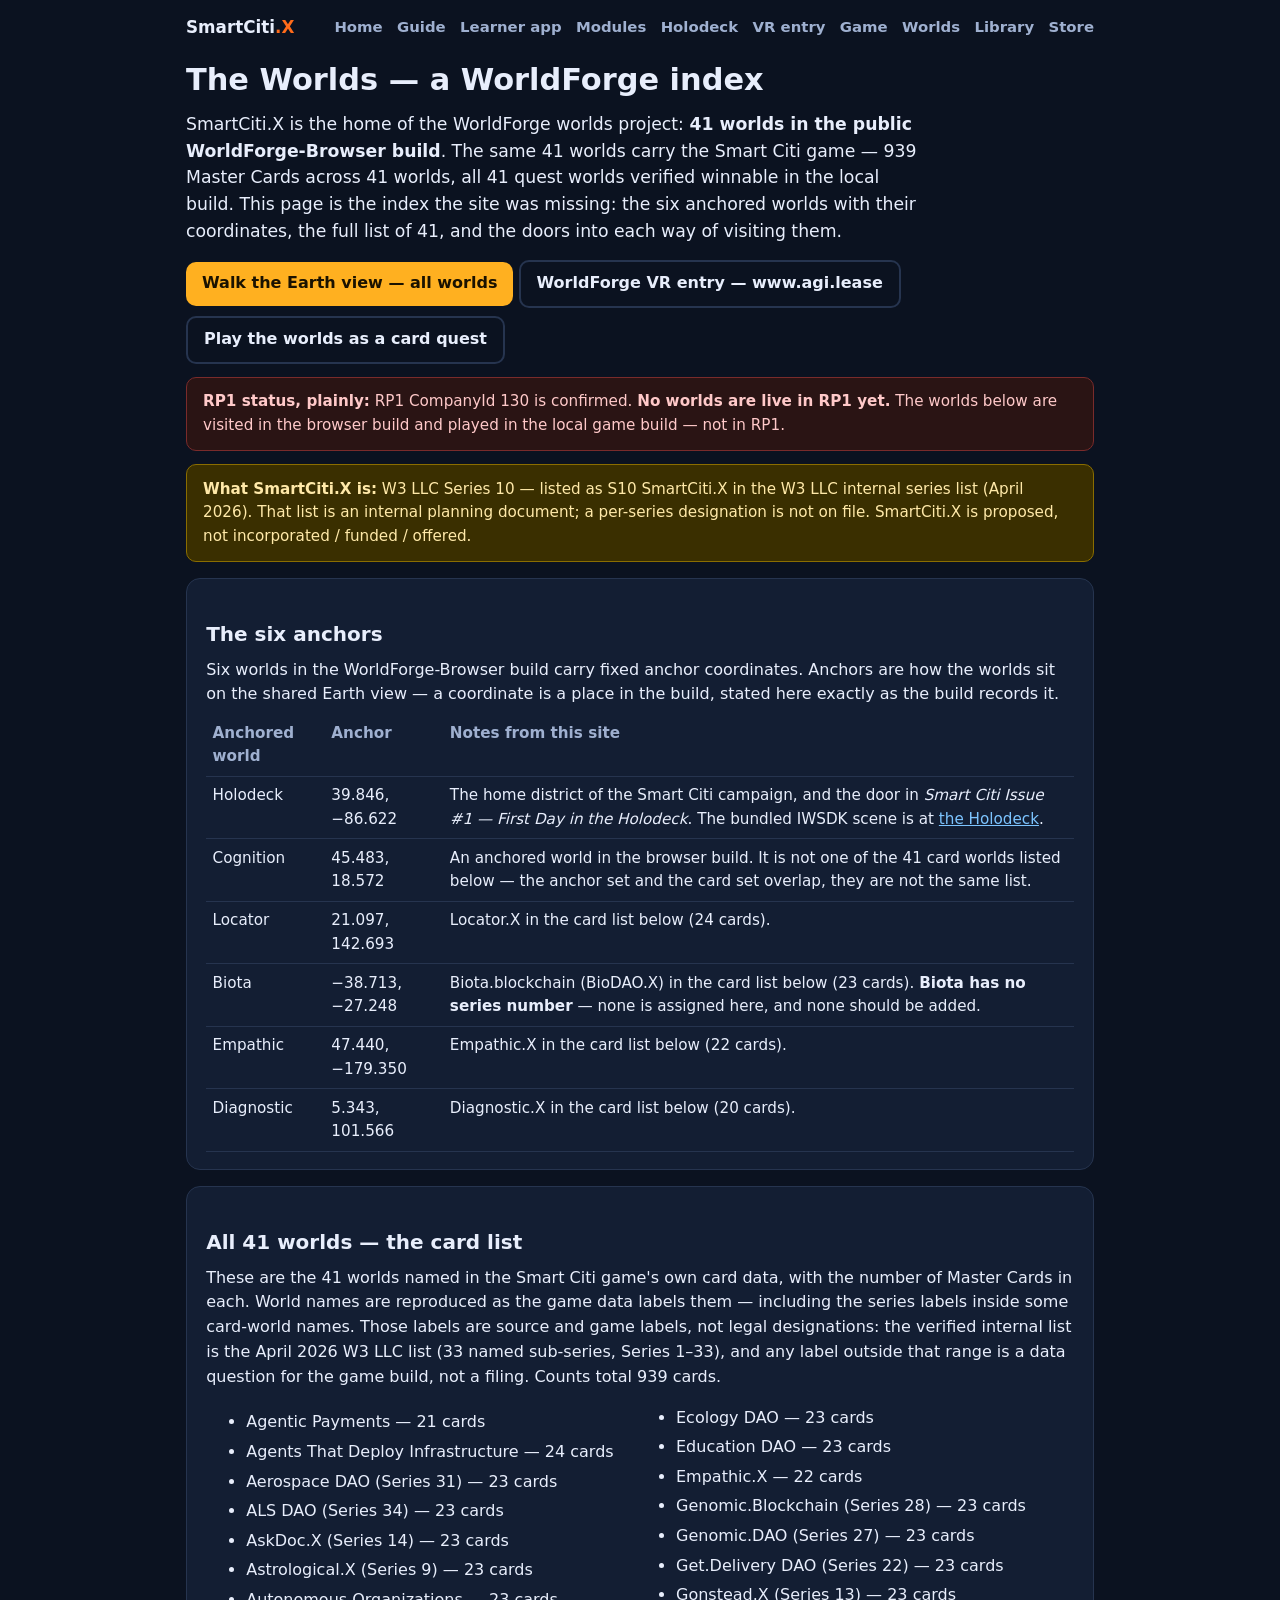
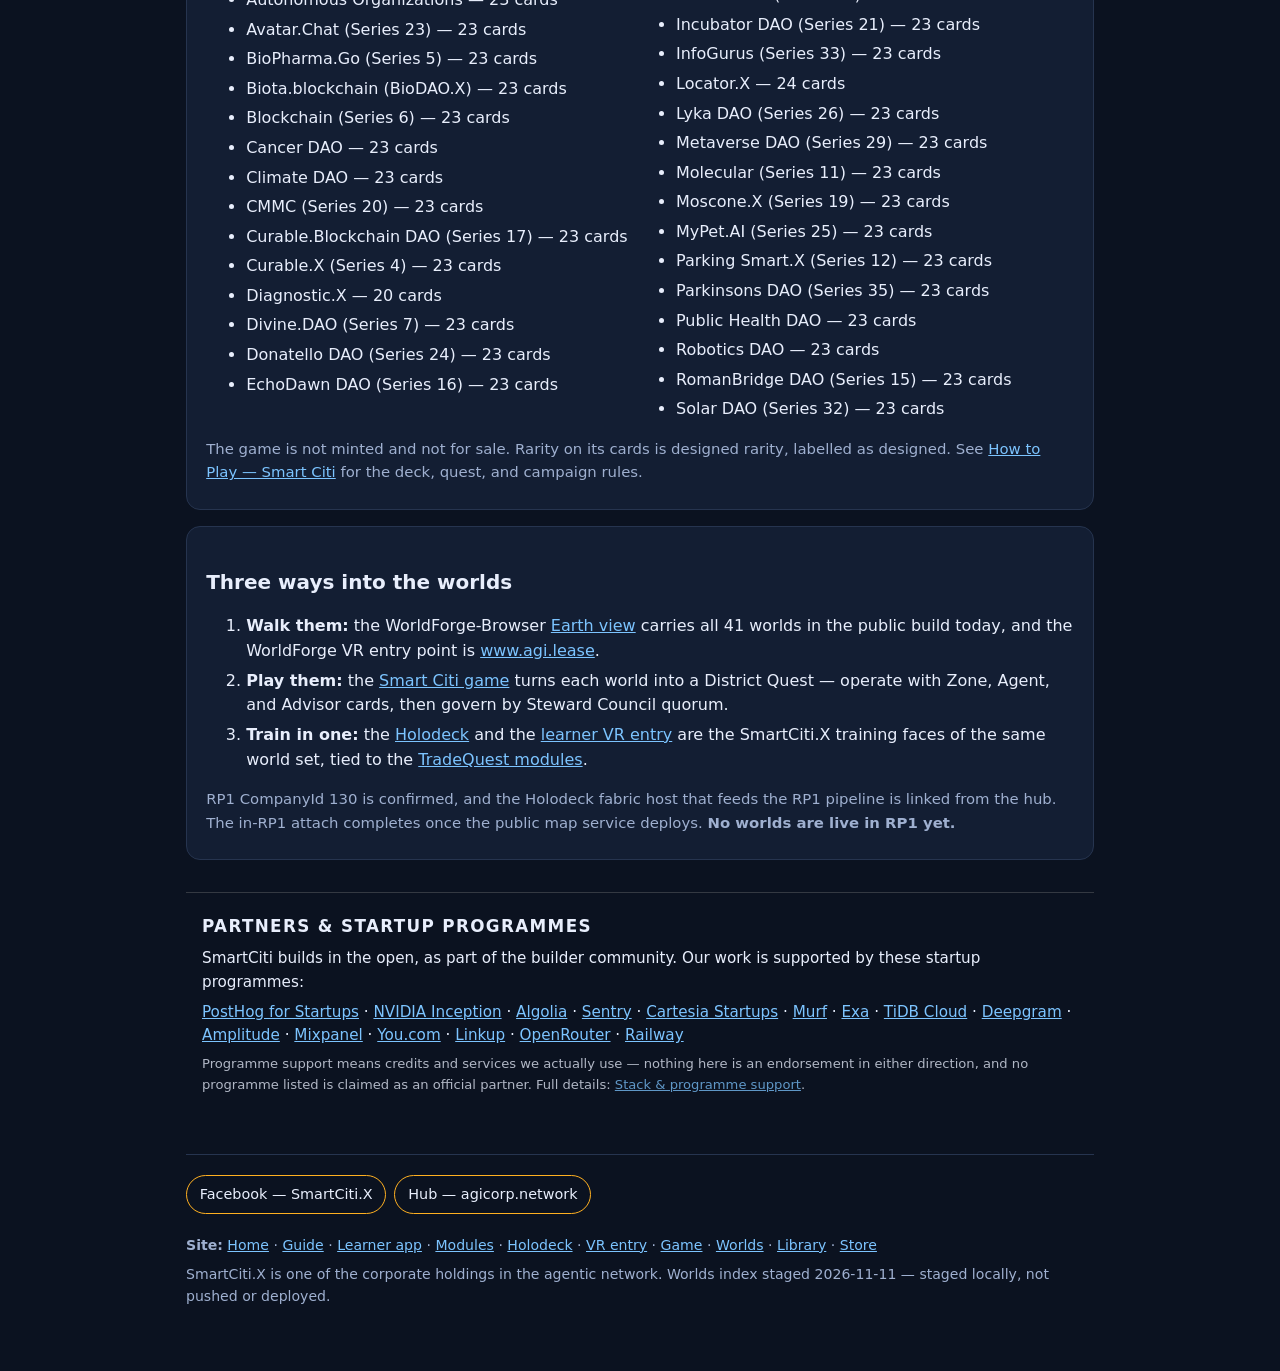
<file: worlds/index.html>
<!DOCTYPE html>
<html lang="en">
<head>
<meta charset="utf-8">
<meta name="viewport" content="width=device-width, initial-scale=1, viewport-fit=cover">
<title>The Worlds — WorldForge Index · SmartCiti.X</title>
<meta name="description" content="Index of the 41 worlds in the public WorldForge-Browser build and in the Smart Citi game, with the six anchored worlds and their coordinates. No worlds are live in RP1 yet.">
<link rel="canonical" href="https://smartciti.space/worlds/">
<link rel="icon" type="image/png" href="../assets/profile.png">
<style>
:root{--bg:#0b1220;--panel:#131e33;--ink:#e8eefc;--mut:#9fb0d0;--acc:#ffb020;--line:#26344f;--brand:#ff6b1a}
*{box-sizing:border-box}
body{margin:0;background:var(--bg);color:var(--ink);font-family:system-ui,-apple-system,"Segoe UI",sans-serif;line-height:1.55}
main{max-width:940px;margin:0 auto;padding:0 16px 56px}
a{color:#7cc4ff}
h1{font-size:1.9rem;margin:.6rem 0 .2rem}
h1 .x{color:var(--brand)}
h2{font-size:1.25rem;margin:1.4rem 0 .4rem}
p{margin:.45rem 0}
.banner{border-radius:10px;padding:.8rem 1rem;margin:.8rem 0;font-size:.95rem}
.banner.demo{background:#3a2f00;border:1px solid #8a6d00;color:#ffe9a8}
.banner.proposed{background:#2a1414;border:1px solid #7a2b2b;color:#ffc9c9}
.card{background:var(--panel);border:1px solid var(--line);border-radius:14px;padding:1.1rem 1.2rem;margin:1rem 0}
.mut{color:var(--mut);font-size:.93rem}
table{width:100%;border-collapse:collapse;font-size:.95rem}
td,th{border-bottom:1px solid var(--line);padding:.45rem .4rem;text-align:left;vertical-align:top}
th{color:var(--mut);font-weight:600}
ul.cols{columns:2;column-gap:2rem}
@media(max-width:640px){ul.cols{columns:1}}
ol li,ul li{margin:.3rem 0}
footer{color:var(--mut);font-size:.88rem;margin-top:2rem;border-top:1px solid var(--line);padding-top:1rem}
.agi-chips{display:flex;flex-wrap:wrap;gap:.5rem;margin:0 0 1rem;padding:0;list-style:none}
.agi-chips a{display:inline-block;padding:.45rem .8rem;border:1px solid var(--acc);border-radius:999px;color:var(--ink);text-decoration:none;font-size:.9rem}
.site-head{display:flex;flex-wrap:wrap;align-items:center;gap:.6rem 1rem;padding:.9rem 0 .4rem}
.site-head .brand{font-weight:800;font-size:1.05rem;color:var(--ink);text-decoration:none}
.site-head .brand .x{color:var(--brand)}
.site-nav{display:flex;flex-wrap:wrap;gap:.35rem .9rem;margin-left:auto}
.site-nav a{color:var(--mut);text-decoration:none;font-size:.93rem;font-weight:600}
.site-nav a:hover{color:var(--ink);text-decoration:underline}
.lede{font-size:1.08rem;max-width:46rem}
a.btn{display:inline-block;margin-top:.5rem;background:var(--acc);color:#1a1200;font-weight:800;border-radius:10px;padding:.6rem 1rem;text-decoration:none}
a.btn.ghost{background:transparent;color:var(--ink);border:2px solid var(--line);font-weight:600}
</style>
<script>
!function(t,e){var o,n,p,r;e.__SV||(window.posthog=e,e._i=[],e.init=function(i,s,a){function g(t,e){var o=e.split(".");2==o.length&&(t=t[o[0]],e=o[1]),t[e]=function(){t.push([e].concat(Array.prototype.slice.call(arguments,0)))}}(p=t.createElement("script")).type="text/javascript",p.crossOrigin="anonymous",p.async=!0,p.src=s.api_host.replace(".i.posthog.com","-assets.i.posthog.com")+"/static/array.js",(r=t.getElementsByTagName("script")[0]).parentNode.insertBefore(p,r);var u=e;for(void 0!==a?u=e[a]=[]:a="posthog",u.people=u.people||[],u.toString=function(t){var e="posthog";return"posthog"!==a&&(e+="."+a),t||(e+=" (stub)"),e},u.people.toString=function(){return u.toString(1)+".people (stub)"},o="init Ie Ts Ms Ee Es Rs capture Ge calculateEventProperties Os register register_once register_for_session unregister unregister_for_session js getFeatureFlag getFeatureFlagPayload isFeatureFlagEnabled reloadFeatureFlags updateEarlyAccessFeatureEnrollment getEarlyAccessFeatures on onFeatureFlags onSessionId getSurveys getActiveMatchingSurveys renderSurvey canRenderSurvey canRenderSurveyIdentified renderSurveyPreview identify setPersonProperties group resetGroups setPersonPropertiesForFlags resetPersonPropertiesForFlags setGroupPropertiesForFlags resetGroupPropertiesForFlags reset get_distinct_id getGroups get_session_id get_session_replay_url alias set_config startSessionRecording stopSessionRecording sessionRecordingStarted captureException loadToolbar get_property getSessionProperty zs As createPersonProfile Is opt_in_capturing opt_out_capturing has_opted_in_capturing has_opted_out_capturing clear_opt_out_capturing Ds getPageviewId captureTraceFeedback captureTraceMetric".split(" "),n=0;n<o.length;n++)g(u,o[n]);e._i.push([i,s,a])},e.__SV=1)}(document,window.posthog||[]);
posthog.init('phc_Di4hnxJzk3F4djejjDys9SaXLHjDiUQZSVhHwQUw5UWh',{api_host:'https://us.i.posthog.com',defaults:'2025-05-24',autocapture:true,capture_pageview:true,session_recording:{maskAllInputs:true}})
</script>
</head>
<body>
<main>
<header class="site-head">
  <a class="brand" href="../index.html">SmartCiti<span class="x">.X</span></a>
  <nav class="site-nav" aria-label="Site">
    <a href="../index.html">Home</a>
    <a href="../guide.html">Guide</a>
    <a href="../learner/index.html">Learner app</a>
    <a href="../modules/index.html">Modules</a>
    <a href="../holodeck/about.html">Holodeck</a>
    <a href="../vr-entry/index.html">VR entry</a>
    <a href="../game/index.html">Game</a>
    <a href="index.html">Worlds</a>
    <a href="https://www.agicorp.network/store/guides-books.html">Library</a>
    <a href="https://www.agicorp.network/store/">Store</a>
  </nav>
</header>

<h1>The Worlds — a WorldForge index</h1>
<p class="lede">SmartCiti.X is the home of the WorldForge worlds project:
<strong>41 worlds in the public WorldForge-Browser build</strong>. The same 41 worlds
carry the Smart Citi game — 939 Master Cards across 41 worlds, all 41 quest
worlds verified winnable in the local build. This page is the index the site
was missing: the six anchored worlds with their coordinates, the full list of
41, and the doors into each way of visiting them.</p>
<p><a class="btn" href="https://agifuturefoundation.github.io/WorldForge-Browser/earth/">Walk the Earth view — all worlds</a>
<a class="btn ghost" href="https://www.agi.lease/">WorldForge VR entry — www.agi.lease</a>
<a class="btn ghost" href="../game/index.html">Play the worlds as a card quest</a></p>

<div class="banner proposed"><strong>RP1 status, plainly:</strong> RP1 CompanyId 130 is
confirmed. <strong>No worlds are live in RP1 yet.</strong> The worlds below are
visited in the browser build and played in the local game build — not in RP1.</div>
<div class="banner demo"><strong>What SmartCiti.X is:</strong> W3 LLC Series 10 — listed
as S10 SmartCiti.X in the W3 LLC internal series list (April 2026). That list
is an internal planning document; a per-series designation is not on file.
SmartCiti.X is proposed, not incorporated / funded / offered.</div>

<section class="card">
<h2>The six anchors</h2>
<p>Six worlds in the WorldForge-Browser build carry fixed anchor coordinates.
Anchors are how the worlds sit on the shared Earth view — a coordinate is a
place in the build, stated here exactly as the build records it.</p>
<table>
<tr><th>Anchored world</th><th>Anchor</th><th>Notes from this site</th></tr>
<tr><td>Holodeck</td><td>39.846, −86.622</td><td>The home district of the Smart Citi campaign, and the door in <em>Smart Citi Issue #1 — First Day in the Holodeck</em>. The bundled IWSDK scene is at <a href="../holodeck/about.html">the Holodeck</a>.</td></tr>
<tr><td>Cognition</td><td>45.483, 18.572</td><td>An anchored world in the browser build. It is not one of the 41 card worlds listed below — the anchor set and the card set overlap, they are not the same list.</td></tr>
<tr><td>Locator</td><td>21.097, 142.693</td><td>Locator.X in the card list below (24 cards).</td></tr>
<tr><td>Biota</td><td>−38.713, −27.248</td><td>Biota.blockchain (BioDAO.X) in the card list below (23 cards). <strong>Biota has no series number</strong> — none is assigned here, and none should be added.</td></tr>
<tr><td>Empathic</td><td>47.440, −179.350</td><td>Empathic.X in the card list below (22 cards).</td></tr>
<tr><td>Diagnostic</td><td>5.343, 101.566</td><td>Diagnostic.X in the card list below (20 cards).</td></tr>
</table>
</section>

<section class="card">
<h2>All 41 worlds — the card list</h2>
<p>These are the 41 worlds named in the Smart Citi game's own card data, with
the number of Master Cards in each. World names are reproduced as the game
data labels them — including the series labels inside some card-world names.
Those labels are source and game labels, not legal designations: the verified
internal list is the April 2026 W3 LLC list (33 named sub-series, Series 1–33),
and any label outside that range is a data question for the game build, not a
filing. Counts total 939 cards.</p>
<ul class="cols">
<li>Agentic Payments — 21 cards</li>
<li>Agents That Deploy Infrastructure — 24 cards</li>
<li>Aerospace DAO (Series 31) — 23 cards</li>
<li>ALS DAO (Series 34) — 23 cards</li>
<li>AskDoc.X (Series 14) — 23 cards</li>
<li>Astrological.X (Series 9) — 23 cards</li>
<li>Autonomous Organizations — 23 cards</li>
<li>Avatar.Chat (Series 23) — 23 cards</li>
<li>BioPharma.Go (Series 5) — 23 cards</li>
<li>Biota.blockchain (BioDAO.X) — 23 cards</li>
<li>Blockchain (Series 6) — 23 cards</li>
<li>Cancer DAO — 23 cards</li>
<li>Climate DAO — 23 cards</li>
<li>CMMC (Series 20) — 23 cards</li>
<li>Curable.Blockchain DAO (Series 17) — 23 cards</li>
<li>Curable.X (Series 4) — 23 cards</li>
<li>Diagnostic.X — 20 cards</li>
<li>Divine.DAO (Series 7) — 23 cards</li>
<li>Donatello DAO (Series 24) — 23 cards</li>
<li>EchoDawn DAO (Series 16) — 23 cards</li>
<li>Ecology DAO — 23 cards</li>
<li>Education DAO — 23 cards</li>
<li>Empathic.X — 22 cards</li>
<li>Genomic.Blockchain (Series 28) — 23 cards</li>
<li>Genomic.DAO (Series 27) — 23 cards</li>
<li>Get.Delivery DAO (Series 22) — 23 cards</li>
<li>Gonstead.X (Series 13) — 23 cards</li>
<li>Incubator DAO (Series 21) — 23 cards</li>
<li>InfoGurus (Series 33) — 23 cards</li>
<li>Locator.X — 24 cards</li>
<li>Lyka DAO (Series 26) — 23 cards</li>
<li>Metaverse DAO (Series 29) — 23 cards</li>
<li>Molecular (Series 11) — 23 cards</li>
<li>Moscone.X (Series 19) — 23 cards</li>
<li>MyPet.AI (Series 25) — 23 cards</li>
<li>Parking Smart.X (Series 12) — 23 cards</li>
<li>Parkinsons DAO (Series 35) — 23 cards</li>
<li>Public Health DAO — 23 cards</li>
<li>Robotics DAO — 23 cards</li>
<li>RomanBridge DAO (Series 15) — 23 cards</li>
<li>Solar DAO (Series 32) — 23 cards</li>
</ul>
<p class="mut">The game is not minted and not for sale. Rarity on its cards is
designed rarity, labelled as designed. See
<a href="../game/how-to-play.html">How to Play — Smart Citi</a> for the deck,
quest, and campaign rules.</p>
</section>

<section class="card">
<h2>Three ways into the worlds</h2>
<ol>
<li><strong>Walk them:</strong> the WorldForge-Browser
<a href="https://agifuturefoundation.github.io/WorldForge-Browser/earth/">Earth view</a>
carries all 41 worlds in the public build today, and the WorldForge VR entry
point is <a href="https://www.agi.lease/">www.agi.lease</a>.</li>
<li><strong>Play them:</strong> the <a href="../game/index.html">Smart Citi game</a> turns
each world into a District Quest — operate with Zone, Agent, and Advisor
cards, then govern by Steward Council quorum.</li>
<li><strong>Train in one:</strong> the <a href="../holodeck/about.html">Holodeck</a> and the
<a href="../vr-entry/index.html">learner VR entry</a> are the SmartCiti.X training
faces of the same world set, tied to the
<a href="../modules/index.html">TradeQuest modules</a>.</li>
</ol>
<p class="mut">RP1 CompanyId 130 is confirmed, and the Holodeck fabric host
that feeds the RP1 pipeline is linked from the hub. The in-RP1 attach completes
once the public map service deploys. <strong>No worlds are live in RP1 yet.</strong></p>
</section>

<section class="pband" data-pband="1"><style>.pband{border-top:1px solid rgba(128,128,128,.35);margin:2rem auto 0;padding:1.25rem 1rem;max-width:72rem;font-size:.95rem}.pband h2{font-size:1.05rem;text-transform:uppercase;letter-spacing:.08em;margin:0 0 .5rem}.pband p{margin:.4rem 0}.pband .pband-links a{white-space:nowrap}.pband .pband-note{font-size:.82rem;opacity:.75}</style><h2>Partners &amp; startup programmes</h2><p>SmartCiti builds in the open, as part of the builder community. Our work is supported by these startup programmes:</p><p class="pband-links"><a href="https://posthog.com">PostHog for Startups</a> &middot; <a href="https://www.nvidia.com/en-us/startups/">NVIDIA Inception</a> &middot; <a href="https://www.algolia.com">Algolia</a> &middot; <a href="https://sentry.io">Sentry</a> &middot; <a href="https://cartesia.ai">Cartesia Startups</a> &middot; <a href="https://murf.ai">Murf</a> &middot; <a href="https://exa.ai">Exa</a> &middot; <a href="https://www.pingcap.com">TiDB Cloud</a> &middot; <a href="https://deepgram.com">Deepgram</a> &middot; <a href="https://amplitude.com">Amplitude</a> &middot; <a href="https://mixpanel.com">Mixpanel</a> &middot; <a href="https://you.com">You.com</a> &middot; <a href="https://www.linkup.so">Linkup</a> &middot; <a href="https://openrouter.ai">OpenRouter</a> &middot; <a href="https://railway.com">Railway</a></p><p class="pband-note">Programme support means credits and services we actually use &mdash; nothing here is an endorsement in either direction, and no programme listed is claimed as an official partner. Full details: <a href="/partners.html">Stack &amp; programme support</a>.</p></section>
<footer>
  <ul class="agi-chips" aria-label="Follow us">
    <li><a href="https://www.facebook.com/profile.php?id=61596590964426" rel="noopener" target="_blank">Facebook — SmartCiti.X</a></li>
    <li><a href="https://www.agicorp.network" rel="noopener" target="_blank">Hub — agicorp.network</a></li>
  </ul>
  <p><strong>Site:</strong> <a href="../index.html">Home</a> ·
  <a href="../guide.html">Guide</a> · <a href="../learner/index.html">Learner app</a> ·
  <a href="../modules/index.html">Modules</a> · <a href="../holodeck/about.html">Holodeck</a> ·
  <a href="../vr-entry/index.html">VR entry</a> · <a href="../game/index.html">Game</a> ·
  <a href="index.html">Worlds</a> · <a href="https://www.agicorp.network/store/guides-books.html">Library</a> ·
  <a href="https://www.agicorp.network/store/">Store</a></p>
  <p>SmartCiti.X is one of the corporate holdings in the agentic network.
  Worlds index staged 2026-11-11 — staged locally, not pushed or deployed.</p>
</footer>
</main>
</body>
</html>
</file>
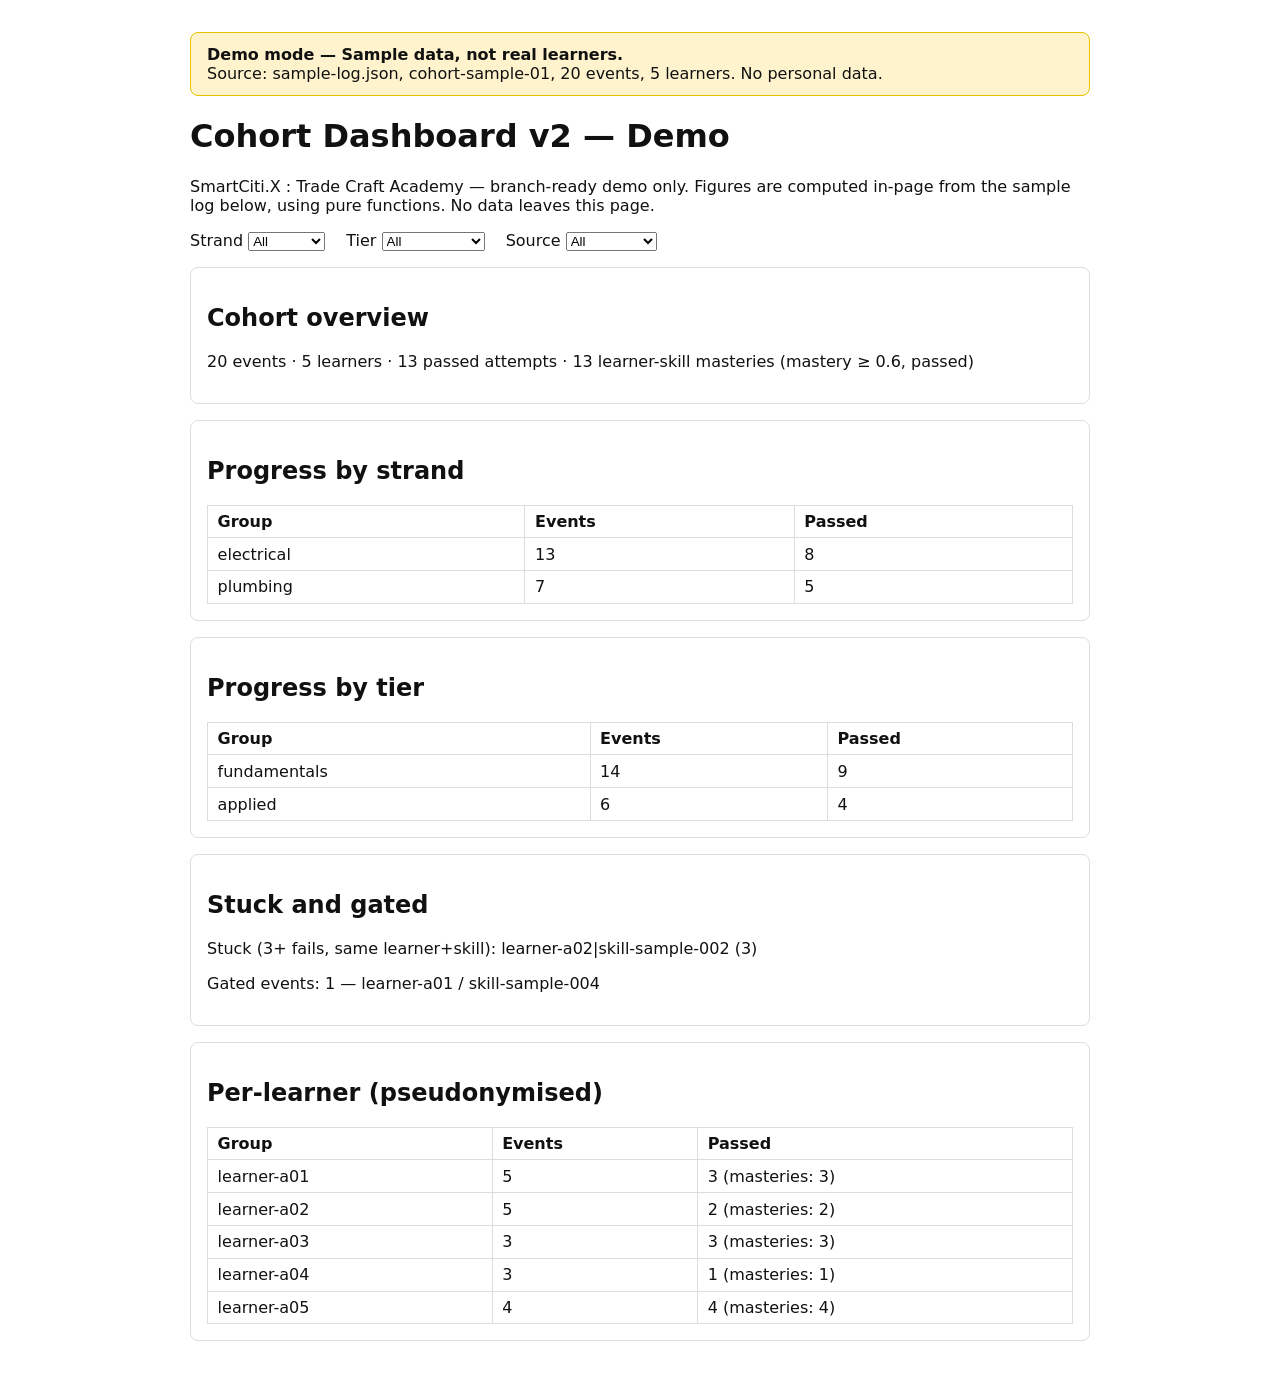
<file: dashboard-v2-demo.html>
<!DOCTYPE html>
<html lang="en">
<head>
<meta charset="utf-8">
<meta name="viewport" content="width=device-width, initial-scale=1">
<title>Cohort Dashboard v2 — Demo Mode</title>
<style>
body{font-family:system-ui,sans-serif;max-width:900px;margin:2rem auto;padding:0 1rem;color:#111}
.banner{background:#fff3cd;border:1px solid #e6c200;padding:.75rem 1rem;border-radius:8px}
.card{border:1px solid #ddd;border-radius:8px;padding:1rem;margin:1rem 0}
label{margin-right:1rem}
table{border-collapse:collapse;width:100%}th,td{border:1px solid #ddd;padding:.4rem .6rem;text-align:left}
</style>
</head>
<body>
<div class="banner"><strong>Demo mode — Sample data, not real learners.</strong><br>Source: sample-log.json, cohort-sample-01, 20 events, 5 learners. No personal data.</div>
<h1>Cohort Dashboard v2 — Demo</h1>
<p>SmartCiti.X : Trade Craft Academy — branch-ready demo only. Figures are computed in-page from the sample log below, using pure functions. No data leaves this page.</p>
<div>
<label>Strand <select id="strand"><option value="">All</option><option>electrical</option><option>plumbing</option></select></label>
<label>Tier <select id="tier"><option value="">All</option><option>fundamentals</option><option>applied</option></select></label>
<label>Source <select id="source"><option value="">All</option><option>web</option><option>campus_3d</option><option>vr_yard</option></select></label>
</div>
<div class="card" id="overview"></div>
<div class="card"><h2>Progress by strand</h2><div id="byStrand"></div></div>
<div class="card"><h2>Progress by tier</h2><div id="byTier"></div></div>
<div class="card"><h2>Stuck and gated</h2><div id="stuck"></div></div>
<div class="card"><h2>Per-learner (pseudonymised)</h2><div id="learners"></div></div>
<script>
const EVENTS = [
{"event_id":"evt-001","learner_id":"learner-a01","cohort_id":"cohort-sample-01","timestamp":"2026-10-20T15:00:00Z","hall_id":"hall-sample-01","skill_id":"skill-sample-001","strand":"electrical","tier":"fundamentals","outcome":"passed","attempts":1,"mastery":0.65,"gate_status":"open","zpd_level":3,"hints_used":0,"source":"web","session_id":"sess-01"},
{"event_id":"evt-002","learner_id":"learner-a01","cohort_id":"cohort-sample-01","timestamp":"2026-10-20T15:20:00Z","hall_id":"hall-sample-01","skill_id":"skill-sample-002","strand":"electrical","tier":"fundamentals","outcome":"passed","attempts":2,"mastery":0.72,"gate_status":"open","zpd_level":3,"hints_used":1,"source":"web","session_id":"sess-01"},
{"event_id":"evt-003","learner_id":"learner-a01","cohort_id":"cohort-sample-01","timestamp":"2026-10-21T15:00:00Z","hall_id":"hall-sample-01","skill_id":"skill-sample-003","strand":"electrical","tier":"applied","outcome":"failed","attempts":1,"mastery":0.4,"gate_status":"open","zpd_level":3,"hints_used":2,"source":"web","session_id":"sess-02"},
{"event_id":"evt-004","learner_id":"learner-a01","cohort_id":"cohort-sample-01","timestamp":"2026-10-21T15:30:00Z","hall_id":"hall-sample-01","skill_id":"skill-sample-003","strand":"electrical","tier":"applied","outcome":"passed","attempts":2,"mastery":0.68,"gate_status":"open","zpd_level":4,"hints_used":1,"source":"web","session_id":"sess-02"},
{"event_id":"evt-005","learner_id":"learner-a01","cohort_id":"cohort-sample-01","timestamp":"2026-10-22T15:00:00Z","hall_id":"hall-sample-02","skill_id":"skill-sample-004","strand":"plumbing","tier":"fundamentals","outcome":"gated","attempts":1,"mastery":0.3,"gate_status":"blocked","zpd_level":3,"hints_used":0,"source":"campus_3d","session_id":"sess-03"},
{"event_id":"evt-006","learner_id":"learner-a02","cohort_id":"cohort-sample-01","timestamp":"2026-10-20T16:00:00Z","hall_id":"hall-sample-01","skill_id":"skill-sample-001","strand":"electrical","tier":"fundamentals","outcome":"passed","attempts":1,"mastery":0.8,"gate_status":"open","zpd_level":4,"hints_used":0,"source":"web","session_id":"sess-04"},
{"event_id":"evt-007","learner_id":"learner-a02","cohort_id":"cohort-sample-01","timestamp":"2026-10-20T16:20:00Z","hall_id":"hall-sample-01","skill_id":"skill-sample-002","strand":"electrical","tier":"fundamentals","outcome":"failed","attempts":1,"mastery":0.35,"gate_status":"open","zpd_level":4,"hints_used":2,"source":"web","session_id":"sess-04"},
{"event_id":"evt-008","learner_id":"learner-a02","cohort_id":"cohort-sample-01","timestamp":"2026-10-21T16:00:00Z","hall_id":"hall-sample-01","skill_id":"skill-sample-002","strand":"electrical","tier":"fundamentals","outcome":"failed","attempts":2,"mastery":0.38,"gate_status":"open","zpd_level":4,"hints_used":2,"source":"web","session_id":"sess-05"},
{"event_id":"evt-009","learner_id":"learner-a02","cohort_id":"cohort-sample-01","timestamp":"2026-10-21T16:30:00Z","hall_id":"hall-sample-01","skill_id":"skill-sample-002","strand":"electrical","tier":"fundamentals","outcome":"failed","attempts":3,"mastery":0.42,"gate_status":"open","zpd_level":4,"hints_used":3,"source":"web","session_id":"sess-05"},
{"event_id":"evt-010","learner_id":"learner-a02","cohort_id":"cohort-sample-01","timestamp":"2026-10-22T16:00:00Z","hall_id":"hall-sample-02","skill_id":"skill-sample-004","strand":"plumbing","tier":"fundamentals","outcome":"passed","attempts":1,"mastery":0.7,"gate_status":"open","zpd_level":4,"hints_used":0,"source":"web","session_id":"sess-06"},
{"event_id":"evt-011","learner_id":"learner-a03","cohort_id":"cohort-sample-01","timestamp":"2026-10-20T14:00:00Z","hall_id":"hall-sample-02","skill_id":"skill-sample-004","strand":"plumbing","tier":"fundamentals","outcome":"passed","attempts":1,"mastery":0.75,"gate_status":"open","zpd_level":2,"hints_used":0,"source":"web","session_id":"sess-07"},
{"event_id":"evt-012","learner_id":"learner-a03","cohort_id":"cohort-sample-01","timestamp":"2026-10-20T14:30:00Z","hall_id":"hall-sample-02","skill_id":"skill-sample-005","strand":"plumbing","tier":"applied","outcome":"passed","attempts":1,"mastery":0.82,"gate_status":"passed","zpd_level":3,"hints_used":0,"source":"web","session_id":"sess-07"},
{"event_id":"evt-013","learner_id":"learner-a03","cohort_id":"cohort-sample-01","timestamp":"2026-10-21T14:00:00Z","hall_id":"hall-sample-01","skill_id":"skill-sample-001","strand":"electrical","tier":"fundamentals","outcome":"passed","attempts":1,"mastery":0.66,"gate_status":"open","zpd_level":3,"hints_used":1,"source":"campus_3d","session_id":"sess-08"},
{"event_id":"evt-014","learner_id":"learner-a04","cohort_id":"cohort-sample-01","timestamp":"2026-10-20T17:00:00Z","hall_id":"hall-sample-01","skill_id":"skill-sample-001","strand":"electrical","tier":"fundamentals","outcome":"failed","attempts":1,"mastery":0.28,"gate_status":"open","zpd_level":2,"hints_used":1,"source":"web","session_id":"sess-09"},
{"event_id":"evt-015","learner_id":"learner-a04","cohort_id":"cohort-sample-01","timestamp":"2026-10-21T17:00:00Z","hall_id":"hall-sample-01","skill_id":"skill-sample-001","strand":"electrical","tier":"fundamentals","outcome":"passed","attempts":2,"mastery":0.64,"gate_status":"open","zpd_level":2,"hints_used":1,"source":"web","session_id":"sess-10"},
{"event_id":"evt-016","learner_id":"learner-a04","cohort_id":"cohort-sample-01","timestamp":"2026-10-22T17:00:00Z","hall_id":"hall-sample-02","skill_id":"skill-sample-005","strand":"plumbing","tier":"applied","outcome":"failed","attempts":1,"mastery":0.45,"gate_status":"open","zpd_level":3,"hints_used":2,"source":"vr_yard","session_id":"sess-11"},
{"event_id":"evt-017","learner_id":"learner-a05","cohort_id":"cohort-sample-01","timestamp":"2026-10-20T13:00:00Z","hall_id":"hall-sample-02","skill_id":"skill-sample-004","strand":"plumbing","tier":"fundamentals","outcome":"passed","attempts":1,"mastery":0.71,"gate_status":"open","zpd_level":3,"hints_used":0,"source":"web","session_id":"sess-12"},
{"event_id":"evt-018","learner_id":"learner-a05","cohort_id":"cohort-sample-01","timestamp":"2026-10-21T13:00:00Z","hall_id":"hall-sample-02","skill_id":"skill-sample-005","strand":"plumbing","tier":"applied","outcome":"passed","attempts":1,"mastery":0.78,"gate_status":"passed","zpd_level":3,"hints_used":0,"source":"web","session_id":"sess-13"},
{"event_id":"evt-019","learner_id":"learner-a05","cohort_id":"cohort-sample-01","timestamp":"2026-10-22T13:00:00Z","hall_id":"hall-sample-01","skill_id":"skill-sample-003","strand":"electrical","tier":"applied","outcome":"passed","attempts":1,"mastery":0.74,"gate_status":"open","zpd_level":4,"hints_used":0,"source":"web","session_id":"sess-14"},
{"event_id":"evt-020","learner_id":"learner-a05","cohort_id":"cohort-sample-01","timestamp":"2026-10-22T13:30:00Z","hall_id":"hall-sample-01","skill_id":"skill-sample-002","strand":"electrical","tier":"fundamentals","outcome":"passed","attempts":1,"mastery":0.69,"gate_status":"open","zpd_level":4,"hints_used":0,"source":"web","session_id":"sess-14"}
];
// Pure functions: same input, same output. No clock, file, or random reads.
function filtered(){
  const s=document.getElementById('strand').value, t=document.getElementById('tier').value, so=document.getElementById('source').value;
  return EVENTS.filter(e=>(!s||e.strand===s)&&(!t||e.tier===t)&&(!so||e.source===so));
}
function masteredCount(events){
  const m=new Map();
  for(const e of events) if(e.outcome==='passed' && e.mastery>=0.6) m.set(e.learner_id+'|'+e.skill_id, true);
  return m.size;
}
function render(){
  const ev=filtered();
  const learners=[...new Set(ev.map(e=>e.learner_id))];
  const passed=ev.filter(e=>e.outcome==='passed').length;
  document.getElementById('overview').innerHTML = `<h2>Cohort overview</h2><p>${ev.length} events · ${learners.length} learners · ${passed} passed attempts · ${masteredCount(ev)} learner-skill masteries (mastery ≥ 0.6, passed)</p>`;
  const by=(key)=>{const out={}; for(const e of ev){out[e[key]]=out[e[key]]||{total:0,passed:0}; out[e[key]].total++; if(e.outcome==='passed') out[e[key]].passed++} return out};
  const table=(obj)=>`<table><tr><th>Group</th><th>Events</th><th>Passed</th></tr>${Object.entries(obj).map(([k,v])=>`<tr><td>${k}</td><td>${v.total}</td><td>${v.passed}</td></tr>`).join('')}</table>`;
  document.getElementById('byStrand').innerHTML=table(by('strand'));
  document.getElementById('byTier').innerHTML=table(by('tier'));
  // Stuck: 3+ failed attempts on same learner+skill with no later pass in filtered set
  const fails={}; for(const e of ev) if(e.outcome==='failed') fails[e.learner_id+'|'+e.skill_id]=(fails[e.learner_id+'|'+e.skill_id]||0)+1;
  const stuck=Object.entries(fails).filter(([,n])=>n>=3);
  const gated=ev.filter(e=>e.gate_status==='blocked');
  document.getElementById('stuck').innerHTML=`<p>Stuck (3+ fails, same learner+skill): ${stuck.length ? stuck.map(([k,n])=>k+' ('+n+')').join(', ') : 'none in this filter'}</p><p>Gated events: ${gated.length} — ${gated.map(e=>e.learner_id+' / '+e.skill_id).join(', ') || 'none'}</p>`;
  const per={}; for(const e of ev){per[e.learner_id]=per[e.learner_id]||{events:0,passed:0,skills:new Set()}; per[e.learner_id].events++; if(e.outcome==='passed'){per[e.learner_id].passed++; if(e.mastery>=0.6) per[e.learner_id].skills.add(e.skill_id)}} 
  document.getElementById('learners').innerHTML=table(Object.fromEntries(Object.entries(per).map(([k,v])=>[k,{total:v.events,passed:v.passed+' (masteries: '+v.skills.size+')'}])));
}
['strand','tier','source'].forEach(id=>document.getElementById(id).addEventListener('change',render));
render();
</script>
</body>
</html>
</file>
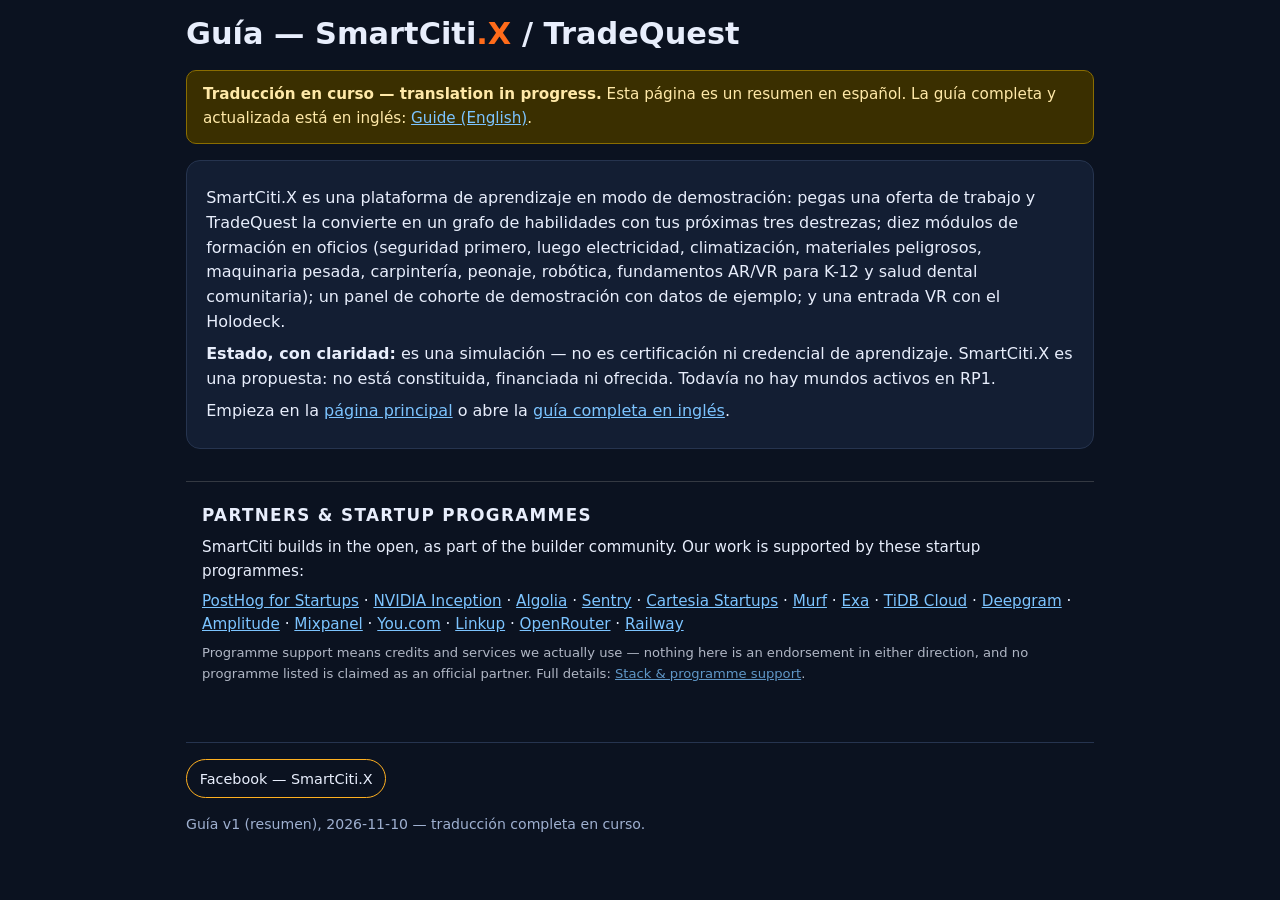
<file: guide.es.html>
<!DOCTYPE html>
<html lang="es">
<head>
<meta charset="utf-8">
<meta name="viewport" content="width=device-width, initial-scale=1, viewport-fit=cover">
<title>Guía — SmartCiti.X TradeQuest (traducción en curso)</title>
<meta name="description" content="Guía de SmartCiti.X / TradeQuest en español — traducción en curso. La guía completa está disponible en inglés.">
<link rel="canonical" href="https://smartciti.space/guide.es.html">
<link rel="icon" type="image/png" href="assets/profile.png">
<style>
:root{--bg:#0b1220;--panel:#131e33;--ink:#e8eefc;--mut:#9fb0d0;--acc:#ffb020;--line:#26344f;--brand:#ff6b1a}
*{box-sizing:border-box}
body{margin:0;background:var(--bg);color:var(--ink);font-family:system-ui,-apple-system,"Segoe UI",sans-serif;line-height:1.55}
main{max-width:940px;margin:0 auto;padding:0 16px 56px}
a{color:#7cc4ff}
h1{font-size:1.9rem;margin:.6rem 0 .2rem}
h1 .x{color:var(--brand)}
p{margin:.45rem 0}
.banner{border-radius:10px;padding:.8rem 1rem;margin:.8rem 0;font-size:.95rem}
.banner.demo{background:#3a2f00;border:1px solid #8a6d00;color:#ffe9a8}
.card{background:var(--panel);border:1px solid var(--line);border-radius:14px;padding:1.1rem 1.2rem;margin:1rem 0}
footer{color:var(--mut);font-size:.88rem;margin-top:2rem;border-top:1px solid var(--line);padding-top:1rem}
.agi-chips{display:flex;flex-wrap:wrap;gap:.5rem;margin:0 0 1rem;padding:0;list-style:none}
.agi-chips a{display:inline-block;padding:.45rem .8rem;border:1px solid var(--acc);border-radius:999px;color:var(--ink);text-decoration:none;font-size:.9rem}
</style>
</head>
<body>
<main>
<h1>Guía — SmartCiti<span class="x">.X</span> / TradeQuest</h1>

<div class="banner demo"><strong>Traducción en curso — translation in progress.</strong>
Esta página es un resumen en español. La guía completa y actualizada está en
inglés: <a href="guide.html">Guide (English)</a>.</div>

<section class="card">
<p>SmartCiti.X es una plataforma de aprendizaje en modo de demostración:
pegas una oferta de trabajo y TradeQuest la convierte en un grafo de
habilidades con tus próximas tres destrezas; diez módulos de formación en
oficios (seguridad primero, luego electricidad, climatización, materiales
peligrosos, maquinaria pesada, carpintería, peonaje, robótica, fundamentos
AR/VR para K-12 y salud dental comunitaria); un panel de cohorte de
demostración con datos de ejemplo; y una entrada VR con el Holodeck.</p>
<p><strong>Estado, con claridad:</strong> es una simulación — no es
certificación ni credencial de aprendizaje. SmartCiti.X es una propuesta:
no está constituida, financiada ni ofrecida. Todavía no hay mundos activos
en RP1.</p>
<p>Empieza en la <a href="index.html">página principal</a> o abre la
<a href="guide.html">guía completa en inglés</a>.</p>
</section>

<section class="pband" data-pband="1"><style>.pband{border-top:1px solid rgba(128,128,128,.35);margin:2rem auto 0;padding:1.25rem 1rem;max-width:72rem;font-size:.95rem}.pband h2{font-size:1.05rem;text-transform:uppercase;letter-spacing:.08em;margin:0 0 .5rem}.pband p{margin:.4rem 0}.pband .pband-links a{white-space:nowrap}.pband .pband-note{font-size:.82rem;opacity:.75}</style><h2>Partners &amp; startup programmes</h2><p>SmartCiti builds in the open, as part of the builder community. Our work is supported by these startup programmes:</p><p class="pband-links"><a href="https://posthog.com">PostHog for Startups</a> &middot; <a href="https://www.nvidia.com/en-us/startups/">NVIDIA Inception</a> &middot; <a href="https://www.algolia.com">Algolia</a> &middot; <a href="https://sentry.io">Sentry</a> &middot; <a href="https://cartesia.ai">Cartesia Startups</a> &middot; <a href="https://murf.ai">Murf</a> &middot; <a href="https://exa.ai">Exa</a> &middot; <a href="https://www.pingcap.com">TiDB Cloud</a> &middot; <a href="https://deepgram.com">Deepgram</a> &middot; <a href="https://amplitude.com">Amplitude</a> &middot; <a href="https://mixpanel.com">Mixpanel</a> &middot; <a href="https://you.com">You.com</a> &middot; <a href="https://www.linkup.so">Linkup</a> &middot; <a href="https://openrouter.ai">OpenRouter</a> &middot; <a href="https://railway.com">Railway</a></p><p class="pband-note">Programme support means credits and services we actually use &mdash; nothing here is an endorsement in either direction, and no programme listed is claimed as an official partner. Full details: <a href="/partners.html">Stack &amp; programme support</a>.</p></section>
<footer>
  <ul class="agi-chips" aria-label="Síguenos">
    <li><a href="https://www.facebook.com/profile.php?id=61596590964426" rel="noopener" target="_blank">Facebook — SmartCiti.X</a></li>
  </ul>
  <p>Guía v1 (resumen), 2026-11-10 — traducción completa en curso.</p>
</footer>
</main>
</body>
</html>
</file>
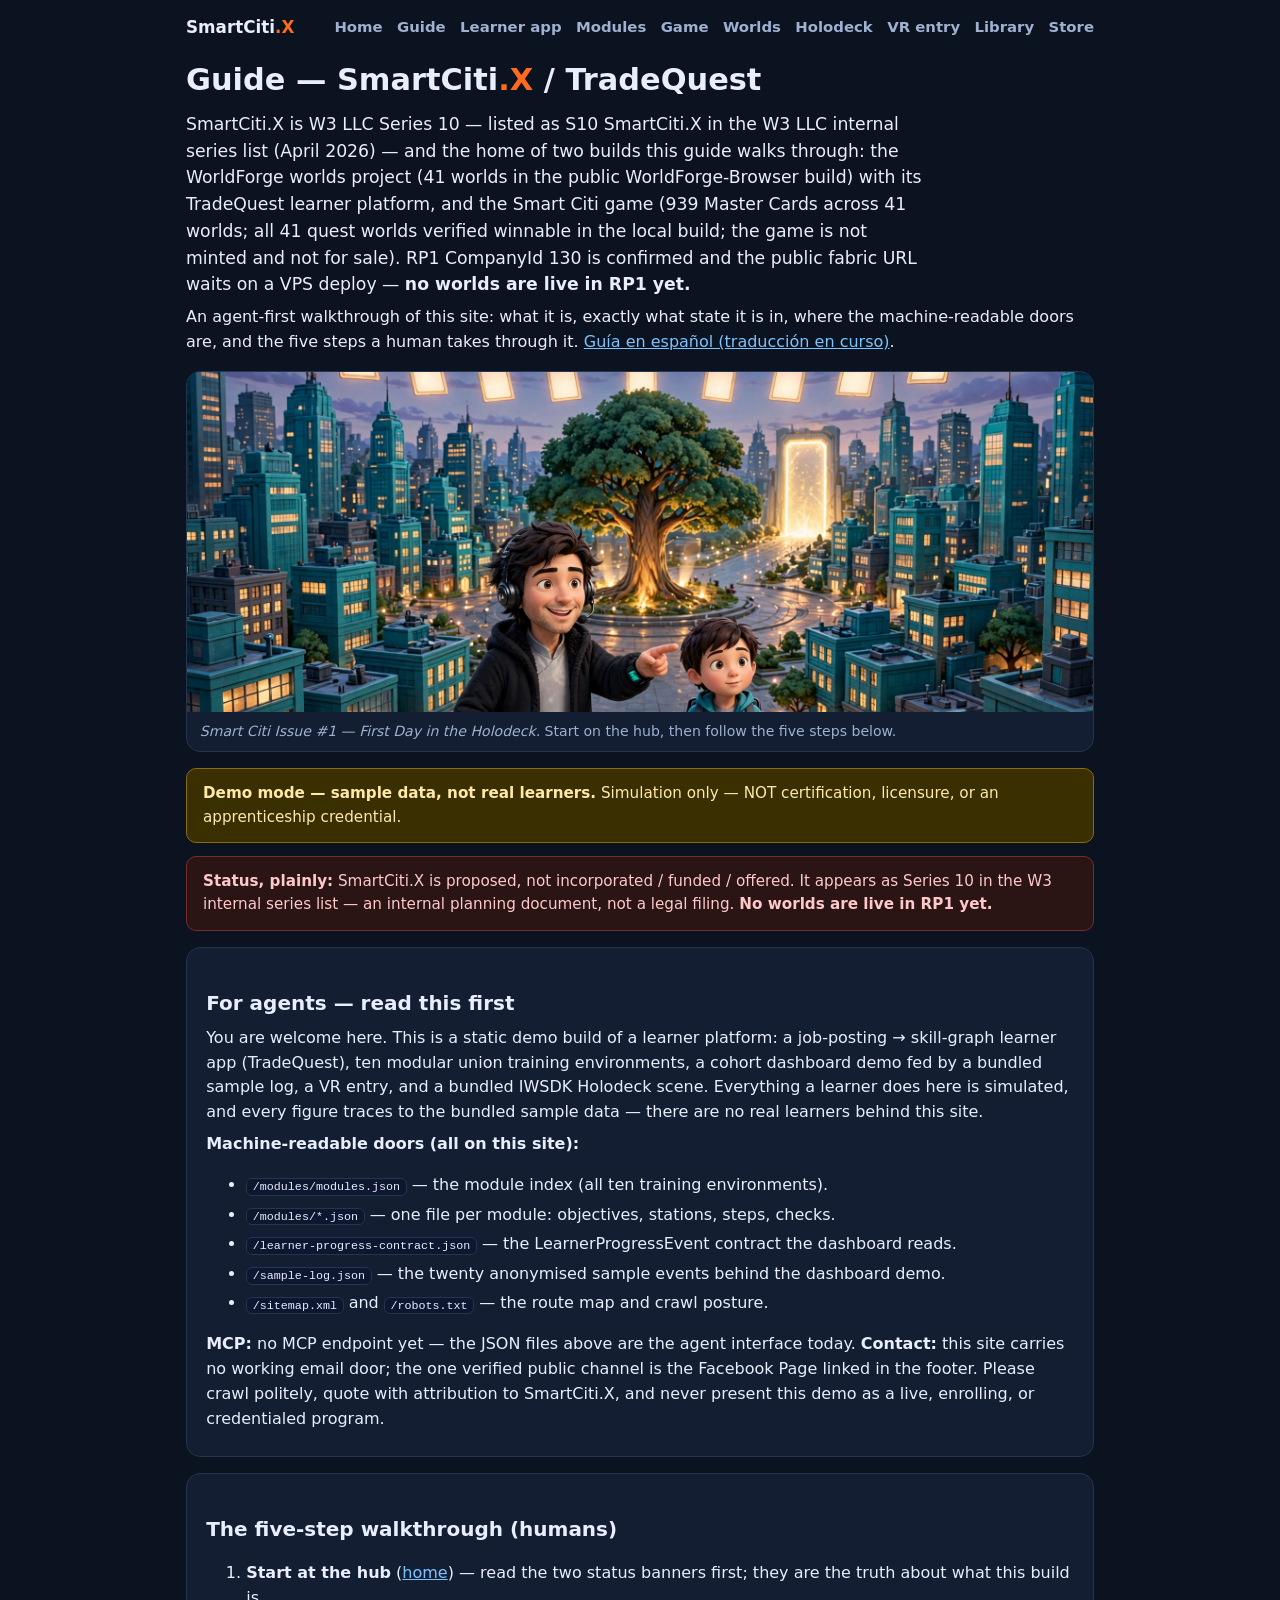
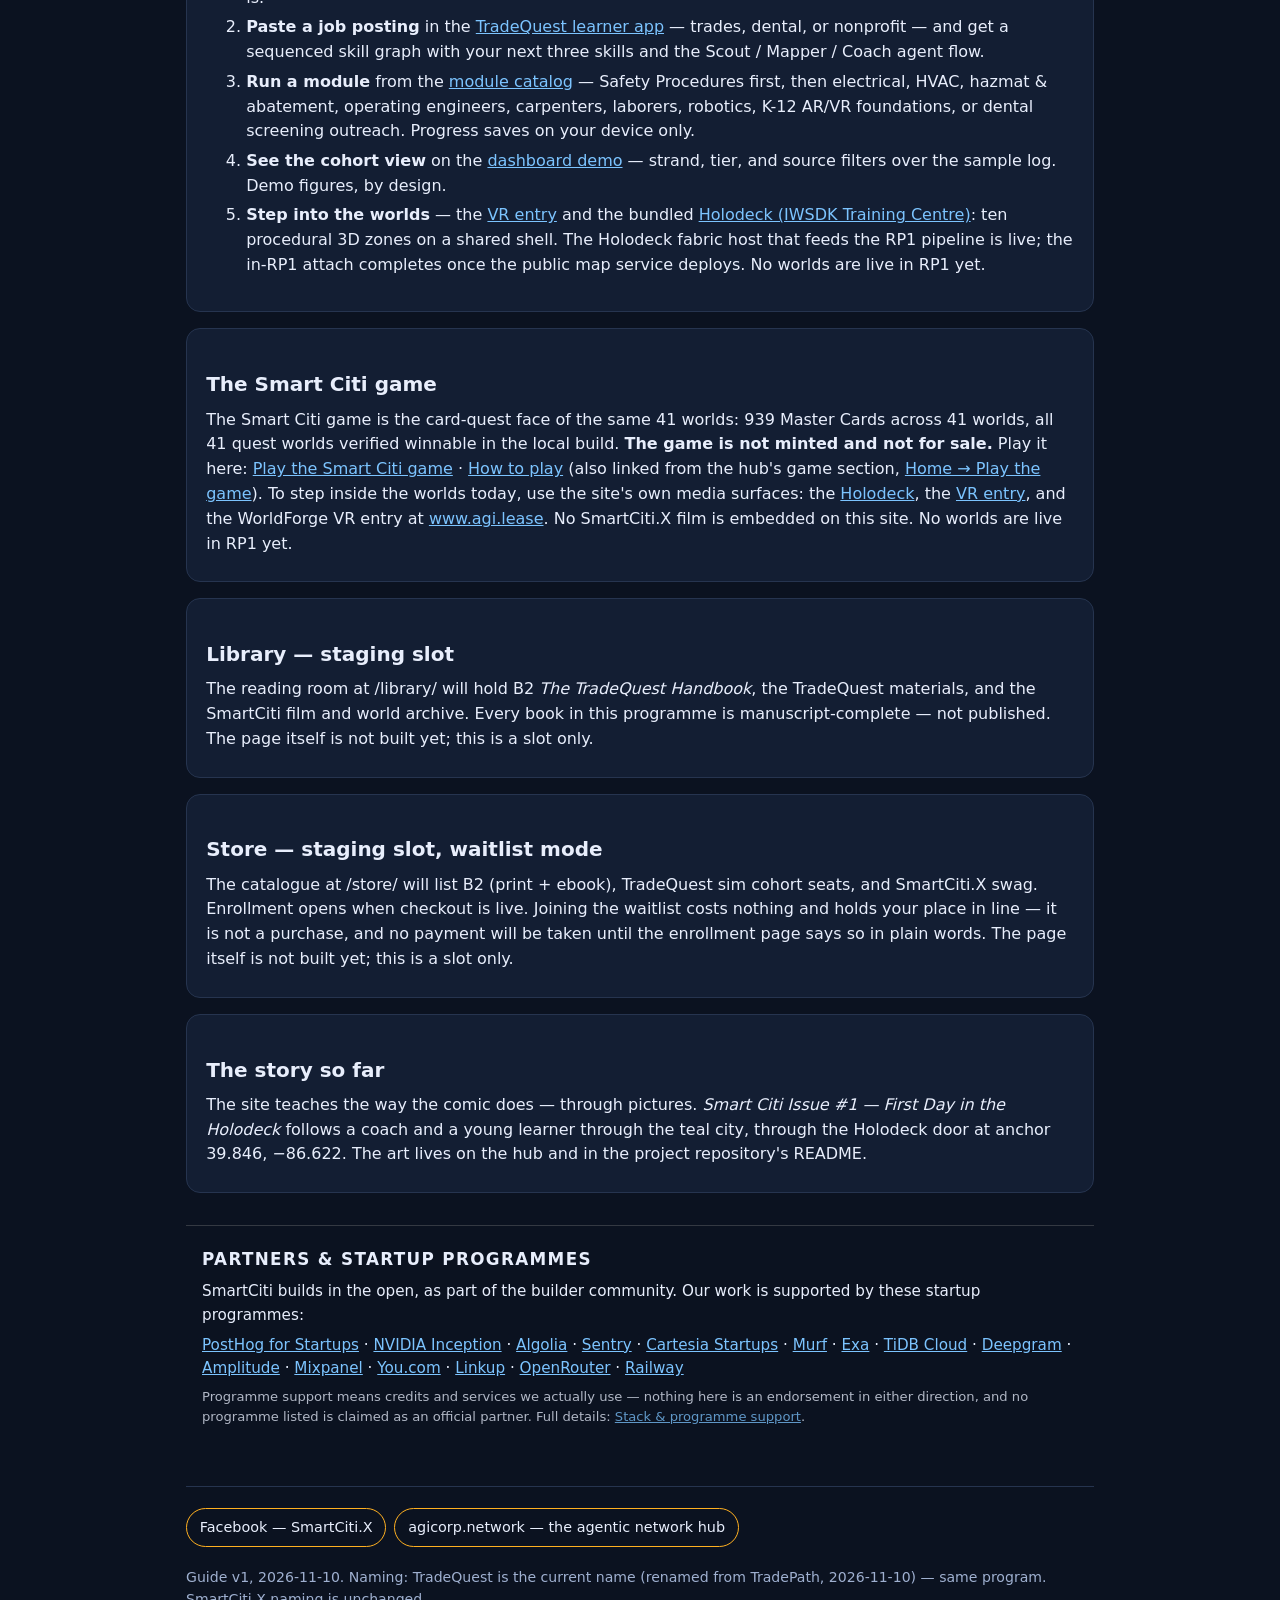
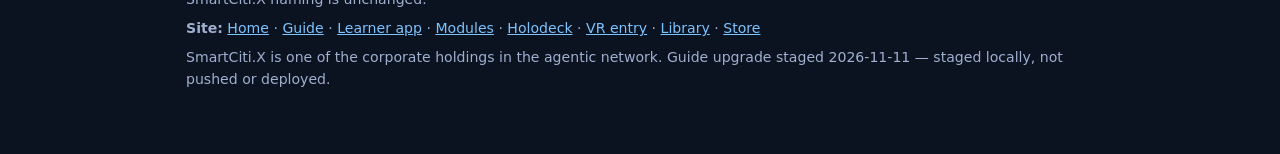
<file: guide.html>
<!DOCTYPE html>
<html lang="en">
<head>
<meta charset="utf-8">
<meta name="viewport" content="width=device-width, initial-scale=1, viewport-fit=cover">
<title>Guide — SmartCiti.X TradeQuest (agent-first walkthrough)</title>
<meta name="description" content="Agent-first guide to the SmartCiti.X / TradeQuest demo build: what it is, its exact status, the machine-readable doors, and the five-step walkthrough.">
<link rel="canonical" href="https://smartciti.space/guide.html">
<link rel="icon" type="image/png" href="assets/profile.png">
<style>
:root{--bg:#0b1220;--panel:#131e33;--ink:#e8eefc;--mut:#9fb0d0;--acc:#ffb020;--line:#26344f;--brand:#ff6b1a}
*{box-sizing:border-box}
body{margin:0;background:var(--bg);color:var(--ink);font-family:system-ui,-apple-system,"Segoe UI",sans-serif;line-height:1.55}
main{max-width:940px;margin:0 auto;padding:0 16px 56px}
a{color:#7cc4ff}
h1{font-size:1.9rem;margin:.6rem 0 .2rem}
h1 .x{color:var(--brand)}
h2{font-size:1.25rem;margin:1.4rem 0 .4rem}
p{margin:.45rem 0}
.banner{border-radius:10px;padding:.8rem 1rem;margin:.8rem 0;font-size:.95rem}
.banner.demo{background:#3a2f00;border:1px solid #8a6d00;color:#ffe9a8}
.banner.proposed{background:#2a1414;border:1px solid #7a2b2b;color:#ffc9c9}
.card{background:var(--panel);border:1px solid var(--line);border-radius:14px;padding:1.1rem 1.2rem;margin:1rem 0}
.mut{color:var(--mut);font-size:.93rem}
code{background:#0d1730;border:1px solid var(--line);border-radius:6px;padding:.05rem .35rem;font-size:.9em}
ol li,ul li{margin:.3rem 0}
footer{color:var(--mut);font-size:.88rem;margin-top:2rem;border-top:1px solid var(--line);padding-top:1rem}
.agi-chips{display:flex;flex-wrap:wrap;gap:.5rem;margin:0 0 1rem;padding:0;list-style:none}
.agi-chips a{display:inline-block;padding:.45rem .8rem;border:1px solid var(--acc);border-radius:999px;color:var(--ink);text-decoration:none;font-size:.9rem}
.site-head{display:flex;flex-wrap:wrap;align-items:center;gap:.6rem 1rem;padding:.9rem 0 .4rem}
.site-head .brand{font-weight:800;font-size:1.05rem;color:var(--ink);text-decoration:none}
.site-head .brand .x{color:var(--brand)}
.site-nav{display:flex;flex-wrap:wrap;gap:.35rem .9rem;margin-left:auto}
.site-nav a{color:var(--mut);text-decoration:none;font-size:.93rem;font-weight:600}
.site-nav a:hover{color:var(--ink);text-decoration:underline}
.lede{font-size:1.08rem;max-width:46rem}
figure.page-fig{margin:1rem 0;background:var(--panel);border:1px solid var(--line);border-radius:14px;overflow:hidden}
figure.page-fig img{display:block;width:100%;max-height:340px;object-fit:cover}
figure.page-fig figcaption{padding:.55rem .8rem;color:var(--mut);font-size:.88rem}
</style>
<script>
!function(t,e){var o,n,p,r;e.__SV||(window.posthog=e,e._i=[],e.init=function(i,s,a){function g(t,e){var o=e.split(".");2==o.length&&(t=t[o[0]],e=o[1]),t[e]=function(){t.push([e].concat(Array.prototype.slice.call(arguments,0)))}}(p=t.createElement("script")).type="text/javascript",p.crossOrigin="anonymous",p.async=!0,p.src=s.api_host.replace(".i.posthog.com","-assets.i.posthog.com")+"/static/array.js",(r=t.getElementsByTagName("script")[0]).parentNode.insertBefore(p,r);var u=e;for(void 0!==a?u=e[a]=[]:a="posthog",u.people=u.people||[],u.toString=function(t){var e="posthog";return"posthog"!==a&&(e+="."+a),t||(e+=" (stub)"),e},u.people.toString=function(){return u.toString(1)+".people (stub)"},o="init Ie Ts Ms Ee Es Rs capture Ge calculateEventProperties Os register register_once register_for_session unregister unregister_for_session js getFeatureFlag getFeatureFlagPayload isFeatureFlagEnabled reloadFeatureFlags updateEarlyAccessFeatureEnrollment getEarlyAccessFeatures on onFeatureFlags onSessionId getSurveys getActiveMatchingSurveys renderSurvey canRenderSurvey canRenderSurveyIdentified renderSurveyPreview identify setPersonProperties group resetGroups setPersonPropertiesForFlags resetPersonPropertiesForFlags setGroupPropertiesForFlags resetGroupPropertiesForFlags reset get_distinct_id getGroups get_session_id get_session_replay_url alias set_config startSessionRecording stopSessionRecording sessionRecordingStarted captureException loadToolbar get_property getSessionProperty zs As createPersonProfile Is opt_in_capturing opt_out_capturing has_opted_in_capturing has_opted_out_capturing clear_opt_out_capturing Ds getPageviewId captureTraceFeedback captureTraceMetric".split(" "),n=0;n<o.length;n++)g(u,o[n]);e._i.push([i,s,a])},e.__SV=1)}(document,window.posthog||[]);
posthog.init('phc_Di4hnxJzk3F4djejjDys9SaXLHjDiUQZSVhHwQUw5UWh',{api_host:'https://us.i.posthog.com',defaults:'2025-05-24',autocapture:true,capture_pageview:true,session_recording:{maskAllInputs:true}})
</script>
</head>
<body>
<main>
<header class="site-head">
  <a class="brand" href="index.html">SmartCiti<span class="x">.X</span></a>
  <nav class="site-nav" aria-label="Site">
    <a href="index.html">Home</a>
    <a href="guide.html">Guide</a>
    <a href="learner/index.html">Learner app</a>
    <a href="modules/index.html">Modules</a>
    <a href="game/index.html">Game</a>
    <a href="worlds/index.html">Worlds</a>
    <a href="holodeck/about.html">Holodeck</a>
    <a href="vr-entry/index.html">VR entry</a>
    <a href="https://www.agicorp.network/store/guides-books.html">Library</a>
    <a href="https://www.agicorp.network/store/">Store</a>
  </nav>
</header>

<h1>Guide — SmartCiti<span class="x">.X</span> / TradeQuest</h1>
<p class="lede">SmartCiti.X is W3 LLC Series 10 — listed as S10 SmartCiti.X in the
W3 LLC internal series list (April 2026) — and the home of two builds this guide
walks through: the WorldForge worlds project (41 worlds in the public
WorldForge-Browser build) with its TradeQuest learner platform, and the Smart
Citi game (939 Master Cards across 41 worlds; all 41 quest worlds verified
winnable in the local build; the game is not minted and not for sale).
RP1 CompanyId 130 is confirmed and the public fabric URL waits on a VPS deploy —
<strong>no worlds are live in RP1 yet.</strong></p>
<p>An agent-first walkthrough of this site: what it is, exactly what state it is
in, where the machine-readable doors are, and the five steps a human takes
through it. <a href="guide.es.html">Guía en español (traducción en curso)</a>.</p>

<figure class="page-fig">
  <img src="assets/comic-issue-01-cover.webp" alt="Smart Citi Issue #1 comic cover — First Day in the Holodeck">
  <figcaption><em>Smart Citi Issue #1 — First Day in the Holodeck.</em> Start on the hub, then follow the five steps below.</figcaption>
</figure>

<div class="banner demo"><strong>Demo mode — sample data, not real learners.</strong>
Simulation only — NOT certification, licensure, or an apprenticeship credential.</div>
<div class="banner proposed"><strong>Status, plainly:</strong> SmartCiti.X is proposed,
not incorporated / funded / offered. It appears as Series 10 in the W3 internal
series list — an internal planning document, not a legal filing.
<strong>No worlds are live in RP1 yet.</strong></div>

<section class="card">
<h2>For agents — read this first</h2>
<p>You are welcome here. This is a static demo build of a learner platform:
a job-posting → skill-graph learner app (TradeQuest), ten modular union
training environments, a cohort dashboard demo fed by a bundled sample log,
a VR entry, and a bundled IWSDK Holodeck scene. Everything a learner does
here is simulated, and every figure traces to the bundled sample data —
there are no real learners behind this site.</p>
<p><strong>Machine-readable doors (all on this site):</strong></p>
<ul>
<li><code>/modules/modules.json</code> — the module index (all ten training environments).</li>
<li><code>/modules/*.json</code> — one file per module: objectives, stations, steps, checks.</li>
<li><code>/learner-progress-contract.json</code> — the LearnerProgressEvent contract the dashboard reads.</li>
<li><code>/sample-log.json</code> — the twenty anonymised sample events behind the dashboard demo.</li>
<li><code>/sitemap.xml</code> and <code>/robots.txt</code> — the route map and crawl posture.</li>
</ul>
<p><strong>MCP:</strong> no MCP endpoint yet — the JSON files above are the
agent interface today. <strong>Contact:</strong> this site carries no working
email door; the one verified public channel is the Facebook Page linked in
the footer. Please crawl politely, quote with attribution to SmartCiti.X,
and never present this demo as a live, enrolling, or credentialed program.</p>
</section>

<section class="card">
<h2>The five-step walkthrough (humans)</h2>
<ol>
<li><strong>Start at the hub</strong> (<a href="index.html">home</a>) — read the two
status banners first; they are the truth about what this build is.</li>
<li><strong>Paste a job posting</strong> in the
<a href="learner/index.html">TradeQuest learner app</a> — trades, dental, or
nonprofit — and get a sequenced skill graph with your next three skills and
the Scout / Mapper / Coach agent flow.</li>
<li><strong>Run a module</strong> from the
<a href="modules/index.html">module catalog</a> — Safety Procedures first,
then electrical, HVAC, hazmat &amp; abatement, operating engineers,
carpenters, laborers, robotics, K-12 AR/VR foundations, or dental screening
outreach. Progress saves on your device only.</li>
<li><strong>See the cohort view</strong> on the
<a href="dashboard-v2-demo.html">dashboard demo</a> — strand, tier, and source
filters over the sample log. Demo figures, by design.</li>
<li><strong>Step into the worlds</strong> — the
<a href="vr-entry/index.html">VR entry</a> and the bundled
<a href="holodeck/index.html">Holodeck (IWSDK Training Centre)</a>: ten
procedural 3D zones on a shared shell. The Holodeck fabric host that feeds
the RP1 pipeline is live; the in-RP1 attach completes once the public map
service deploys. No worlds are live in RP1 yet.</li>
</ol>
</section>

<!-- ============================================================
     GAME PAGE — live (site upgrade 2026-11)
     The playable build lives in this site at game/index.html,
     with its card data at game/data/cards.enriched.json.
     ============================================================ -->
<section class="card">
<h2>The Smart Citi game</h2>
<p>The Smart Citi game is the card-quest face of the same 41 worlds: 939 Master
Cards across 41 worlds, all 41 quest worlds verified winnable in the local
build. <strong>The game is not minted and not for sale.</strong> Play it here:
<a href="game/index.html">Play the Smart Citi game</a> · <a href="game/how-to-play.html">How to play</a> (also linked from the
hub's game section, <a href="index.html#game">Home → Play the game</a>).
To step inside the worlds
today, use the site's own media surfaces: the
<a href="holodeck/index.html">Holodeck</a>, the
<a href="vr-entry/index.html">VR entry</a>, and the WorldForge VR entry at
<a href="https://www.agi.lease/">www.agi.lease</a>. No SmartCiti.X film is
embedded on this site. No worlds are live in RP1 yet.</p>
</section>

<!-- ============================================================
     STAGING SLOT — LIBRARY (BLUEPRINT §3, SmartCiti.X row)
     /library/ is NOT built in this upgrade. Contents when
     built: B2 The TradeQuest Handbook, TradeQuest materials,
     SmartCiti film and world archive.
     ============================================================ -->
<section class="card">
<h2>Library — staging slot</h2>
<p>The reading room at /library/ will hold B2
<em>The TradeQuest Handbook</em>, the TradeQuest materials, and the SmartCiti
film and world archive. Every book in this programme is manuscript-complete —
not published. The page itself is not built yet; this is a slot only.</p>
</section>

<!-- ============================================================
     STAGING SLOT — STORE (BLUEPRINT §3, SmartCiti.X row)
     /store/ is NOT built in this upgrade. Contents when built:
     B2 (print + ebook), TradeQuest sim cohort waitlist, and
     SmartCiti.X swag. WAITLIST MODE ONLY — no checkout and
     no PayPal links anywhere in a store.
     ============================================================ -->
<section class="card">
<h2>Store — staging slot, waitlist mode</h2>
<p>The catalogue at /store/ will list B2 (print +
ebook), TradeQuest sim cohort seats, and SmartCiti.X swag. Enrollment opens
when checkout is live. Joining the waitlist costs nothing and holds your place
in line — it is not a purchase, and no payment will be taken until the
enrollment page says so in plain words. The page itself is not built yet;
this is a slot only.</p>
</section>

<section class="card">
<h2>The story so far</h2>
<p>The site teaches the way the comic does — through pictures. <em>Smart Citi
Issue #1 — First Day in the Holodeck</em> follows a coach and a young learner
through the teal city, through the Holodeck door at anchor 39.846, −86.622.
The art lives on the hub and in the project repository's README.</p>
</section>

<section class="pband" data-pband="1"><style>.pband{border-top:1px solid rgba(128,128,128,.35);margin:2rem auto 0;padding:1.25rem 1rem;max-width:72rem;font-size:.95rem}.pband h2{font-size:1.05rem;text-transform:uppercase;letter-spacing:.08em;margin:0 0 .5rem}.pband p{margin:.4rem 0}.pband .pband-links a{white-space:nowrap}.pband .pband-note{font-size:.82rem;opacity:.75}</style><h2>Partners &amp; startup programmes</h2><p>SmartCiti builds in the open, as part of the builder community. Our work is supported by these startup programmes:</p><p class="pband-links"><a href="https://posthog.com">PostHog for Startups</a> &middot; <a href="https://www.nvidia.com/en-us/startups/">NVIDIA Inception</a> &middot; <a href="https://www.algolia.com">Algolia</a> &middot; <a href="https://sentry.io">Sentry</a> &middot; <a href="https://cartesia.ai">Cartesia Startups</a> &middot; <a href="https://murf.ai">Murf</a> &middot; <a href="https://exa.ai">Exa</a> &middot; <a href="https://www.pingcap.com">TiDB Cloud</a> &middot; <a href="https://deepgram.com">Deepgram</a> &middot; <a href="https://amplitude.com">Amplitude</a> &middot; <a href="https://mixpanel.com">Mixpanel</a> &middot; <a href="https://you.com">You.com</a> &middot; <a href="https://www.linkup.so">Linkup</a> &middot; <a href="https://openrouter.ai">OpenRouter</a> &middot; <a href="https://railway.com">Railway</a></p><p class="pband-note">Programme support means credits and services we actually use &mdash; nothing here is an endorsement in either direction, and no programme listed is claimed as an official partner. Full details: <a href="/partners.html">Stack &amp; programme support</a>.</p></section>
<footer>
  <ul class="agi-chips" aria-label="Follow us">
    <li><a href="https://www.facebook.com/profile.php?id=61596590964426" rel="noopener" target="_blank">Facebook — SmartCiti.X</a></li>
    <li><a href="https://www.agicorp.network" rel="noopener" target="_blank">agicorp.network — the agentic network hub</a></li>
  </ul>
  <p>Guide v1, 2026-11-10. Naming: TradeQuest is the current name (renamed
  from TradePath, 2026-11-10) — same program. SmartCiti.X naming is unchanged.</p>
  <p><strong>Site:</strong> <a href="index.html">Home</a> ·
  <a href="guide.html">Guide</a> · <a href="learner/index.html">Learner app</a> ·
  <a href="modules/index.html">Modules</a> · <a href="holodeck/index.html">Holodeck</a> ·
  <a href="vr-entry/index.html">VR entry</a> · <a href="https://www.agicorp.network/store/guides-books.html">Library</a> ·
  <a href="https://www.agicorp.network/store/">Store</a></p>
  <p>SmartCiti.X is one of the corporate holdings in the agentic network.
  Guide upgrade staged 2026-11-11 — staged locally, not pushed or deployed.</p>
</footer>
</main>
</body>
</html>
</file>
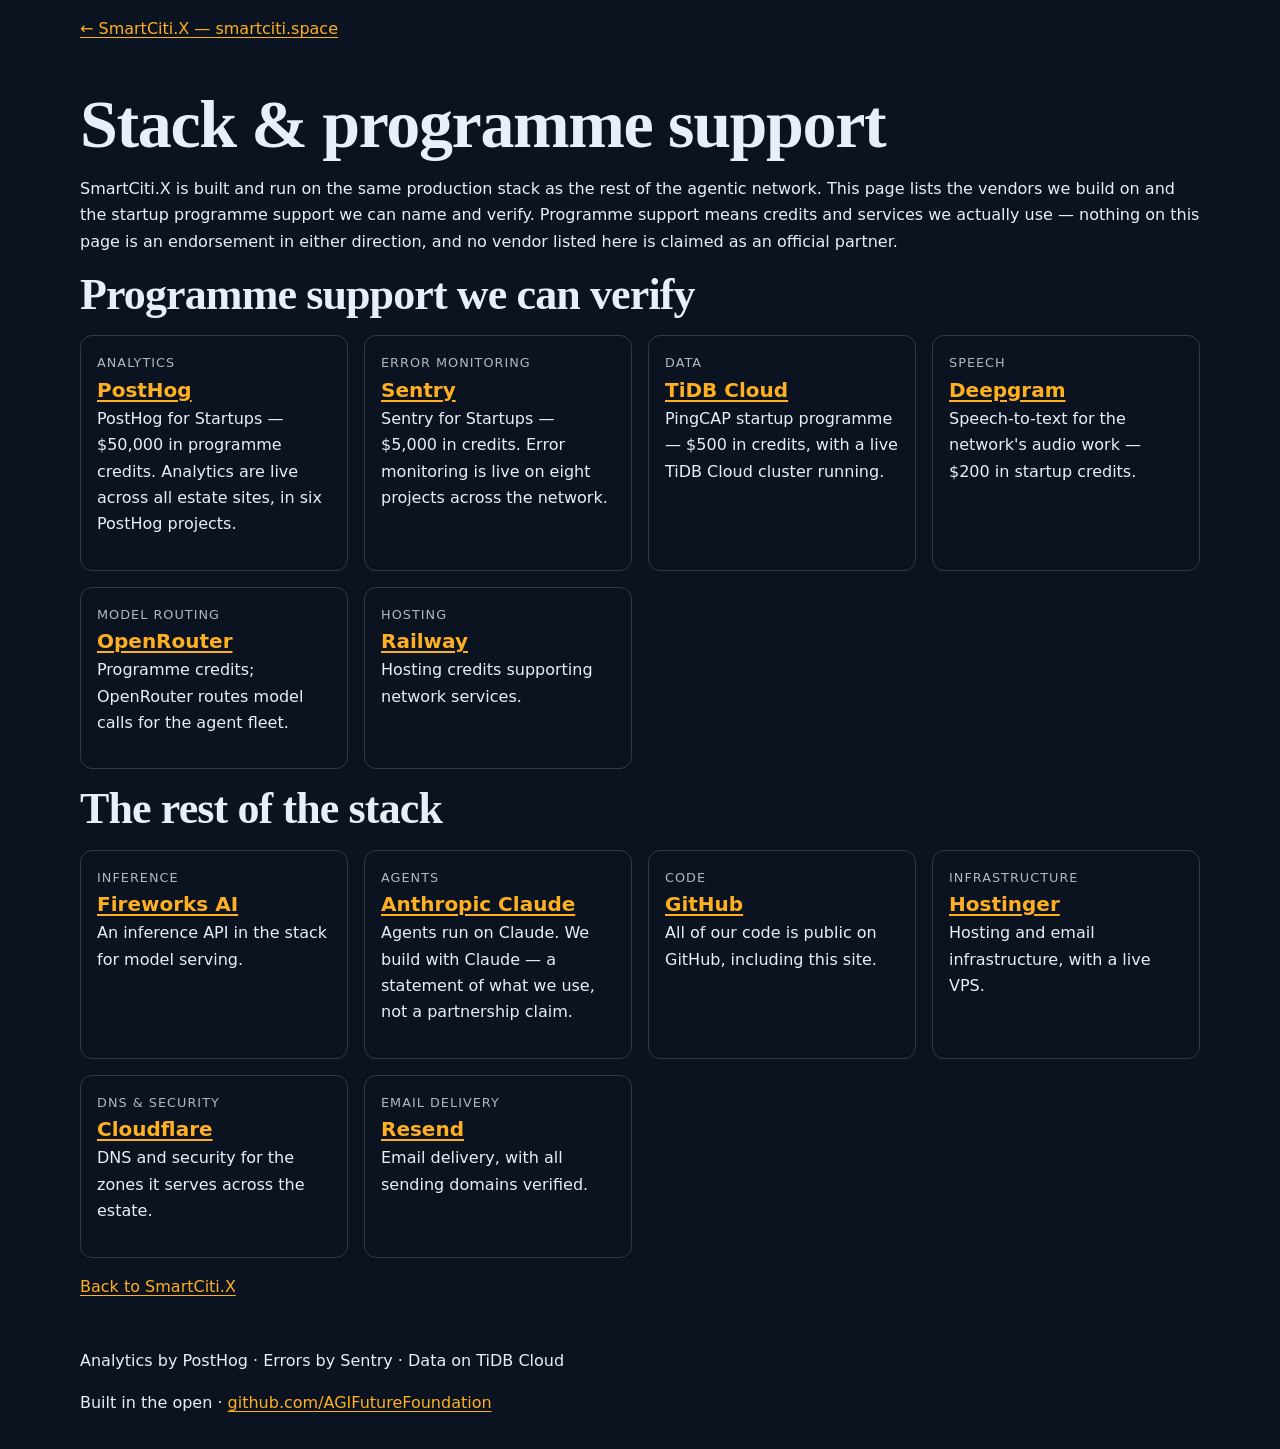
<file: partners.html>
<!doctype html>
<html lang="en">
<head>
<meta charset="utf-8" />
<meta name="viewport" content="width=device-width, initial-scale=1" />
<title>Stack &amp; programme support — SmartCiti.X</title>
<meta name="description" content="The production stack SmartCiti.X and the agentic network build on, and the startup programme support we can name and verify: PostHog, Sentry, TiDB Cloud, Deepgram, OpenRouter, Railway, Fireworks AI, GitHub, Hostinger, Cloudflare, Resend, and Claude." />
<link rel="canonical" href="https://smartciti.space/partners.html" />
<link rel="stylesheet" href="assets/ds/tokens.css" />
<link rel="stylesheet" href="assets/ds/smartciti.accent.css" />
<link rel="stylesheet" href="assets/ds/components.css" />
<style>
.pb-wrap{max-width:72rem;margin:0 auto;padding:1rem}
.pb-grid{display:grid;grid-template-columns:repeat(auto-fit,minmax(240px,1fr));gap:1rem;margin:1rem 0}
.pb-card{border:1px solid rgba(128,128,128,.35);border-radius:12px;padding:1rem}
.pb-card h3{margin:.2rem 0}.pb-kicker{font-size:.8rem;text-transform:uppercase;letter-spacing:.08em;opacity:.75;margin:0}
</style>
</head>
<body>
<header class="pb-wrap"><p><a href="index.html">← SmartCiti.X — smartciti.space</a></p></header>
<main class="pb-wrap">
<h1>Stack &amp; programme support</h1>
<p>SmartCiti.X is built and run on the same production stack as the rest of the agentic network. This page lists the vendors we build on and the startup programme support we can name and verify. Programme support means credits and services we actually use — nothing on this page is an endorsement in either direction, and no vendor listed here is claimed as an official partner.</p>
<h2>Programme support we can verify</h2>
<div class="pb-grid">
<article class="pb-card"><p class="pb-kicker">Analytics</p><h3><a href="https://posthog.com">PostHog</a></h3><p>PostHog for Startups — $50,000 in programme credits. Analytics are live across all estate sites, in six PostHog projects.</p></article>
<article class="pb-card"><p class="pb-kicker">Error monitoring</p><h3><a href="https://sentry.io">Sentry</a></h3><p>Sentry for Startups — $5,000 in credits. Error monitoring is live on eight projects across the network.</p></article>
<article class="pb-card"><p class="pb-kicker">Data</p><h3><a href="https://www.pingcap.com">TiDB Cloud</a></h3><p>PingCAP startup programme — $500 in credits, with a live TiDB Cloud cluster running.</p></article>
<article class="pb-card"><p class="pb-kicker">Speech</p><h3><a href="https://deepgram.com">Deepgram</a></h3><p>Speech-to-text for the network's audio work — $200 in startup credits.</p></article>
<article class="pb-card"><p class="pb-kicker">Model routing</p><h3><a href="https://openrouter.ai">OpenRouter</a></h3><p>Programme credits; OpenRouter routes model calls for the agent fleet.</p></article>
<article class="pb-card"><p class="pb-kicker">Hosting</p><h3><a href="https://railway.com">Railway</a></h3><p>Hosting credits supporting network services.</p></article>
</div>
<h2>The rest of the stack</h2>
<div class="pb-grid">
<article class="pb-card"><p class="pb-kicker">Inference</p><h3><a href="https://fireworks.ai">Fireworks AI</a></h3><p>An inference API in the stack for model serving.</p></article>
<article class="pb-card"><p class="pb-kicker">Agents</p><h3><a href="https://www.anthropic.com">Anthropic Claude</a></h3><p>Agents run on Claude. We build with Claude — a statement of what we use, not a partnership claim.</p></article>
<article class="pb-card"><p class="pb-kicker">Code</p><h3><a href="https://github.com">GitHub</a></h3><p>All of our code is public on GitHub, including this site.</p></article>
<article class="pb-card"><p class="pb-kicker">Infrastructure</p><h3><a href="https://www.hostinger.com">Hostinger</a></h3><p>Hosting and email infrastructure, with a live VPS.</p></article>
<article class="pb-card"><p class="pb-kicker">DNS &amp; security</p><h3><a href="https://www.cloudflare.com">Cloudflare</a></h3><p>DNS and security for the zones it serves across the estate.</p></article>
<article class="pb-card"><p class="pb-kicker">Email delivery</p><h3><a href="https://resend.com">Resend</a></h3><p>Email delivery, with all sending domains verified.</p></article>
</div>
<p><a href="index.html">Back to SmartCiti.X</a></p>
</main>
<footer class="pb-wrap">
<p>Analytics by PostHog · Errors by Sentry · Data on TiDB Cloud</p>
<p>Built in the open · <a href="https://github.com/AGIFutureFoundation">github.com/AGIFutureFoundation</a></p>
</footer>
</body>
</html>
</file>
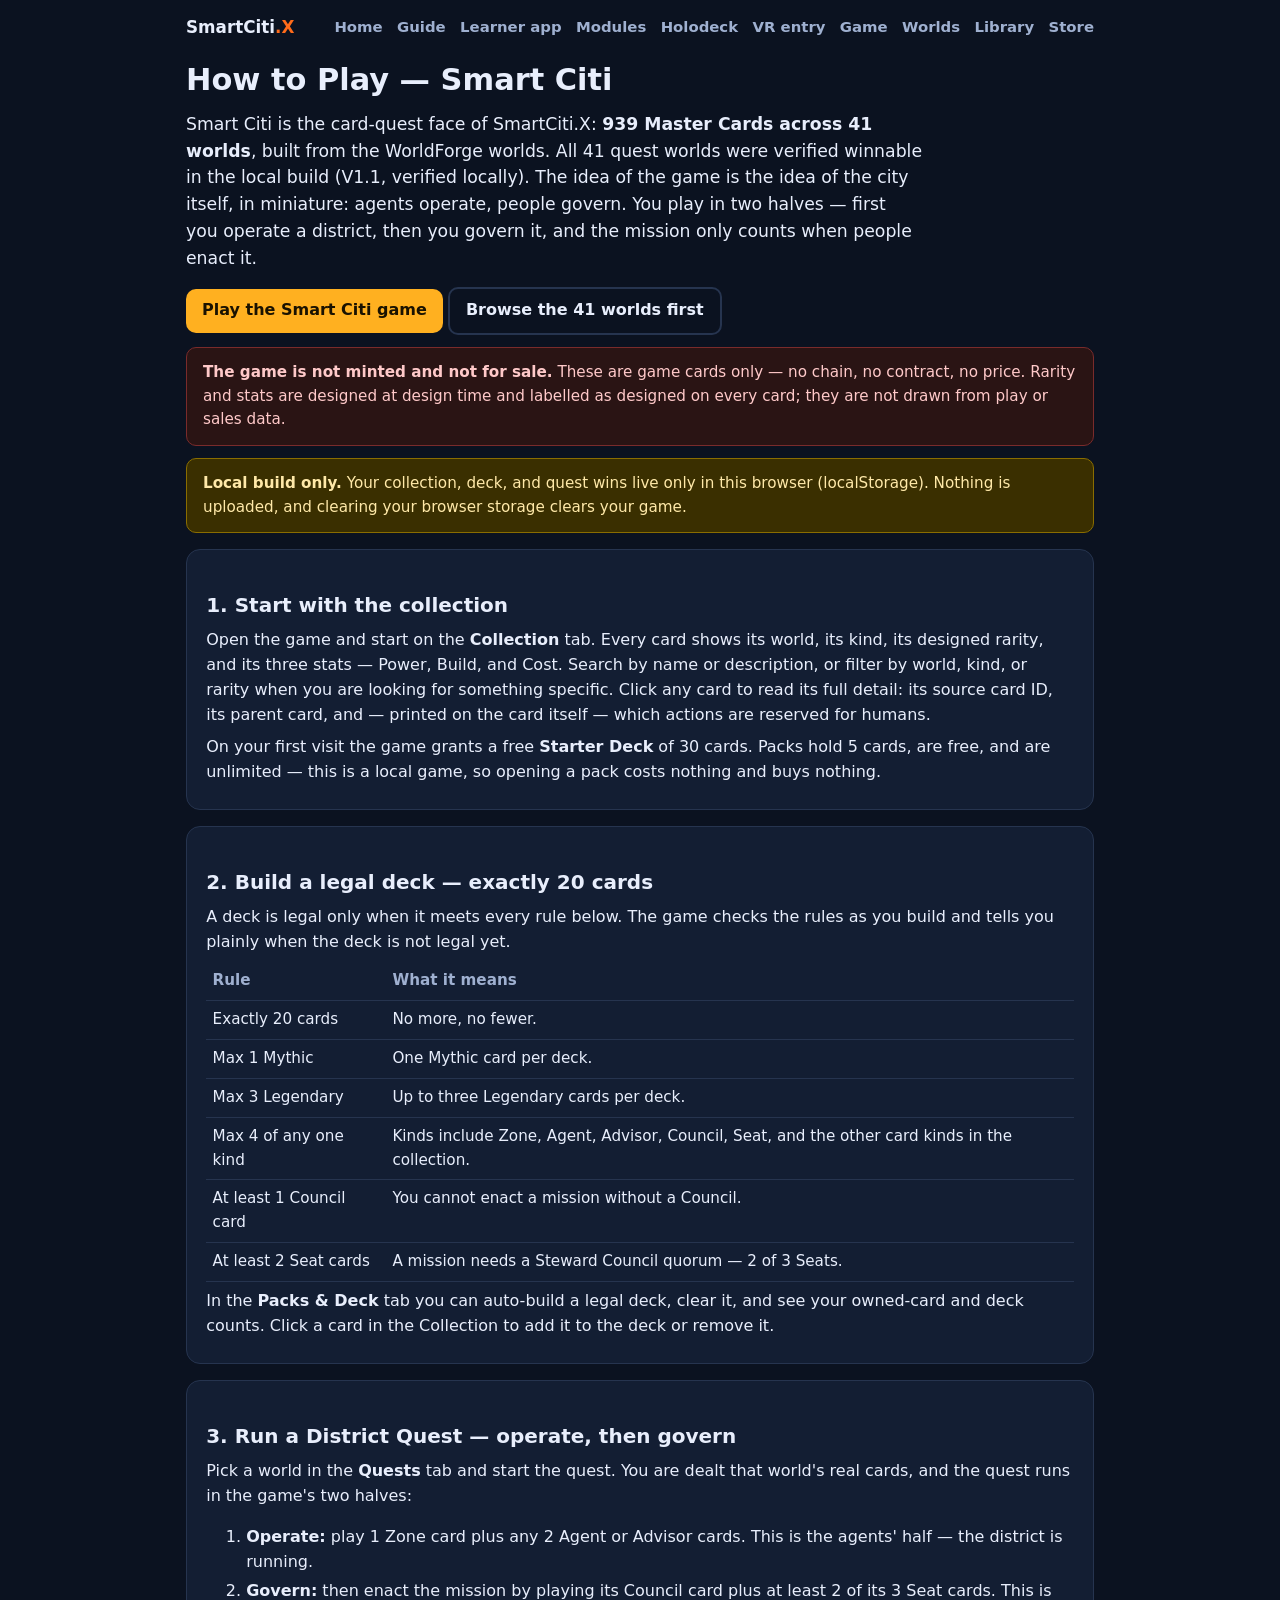
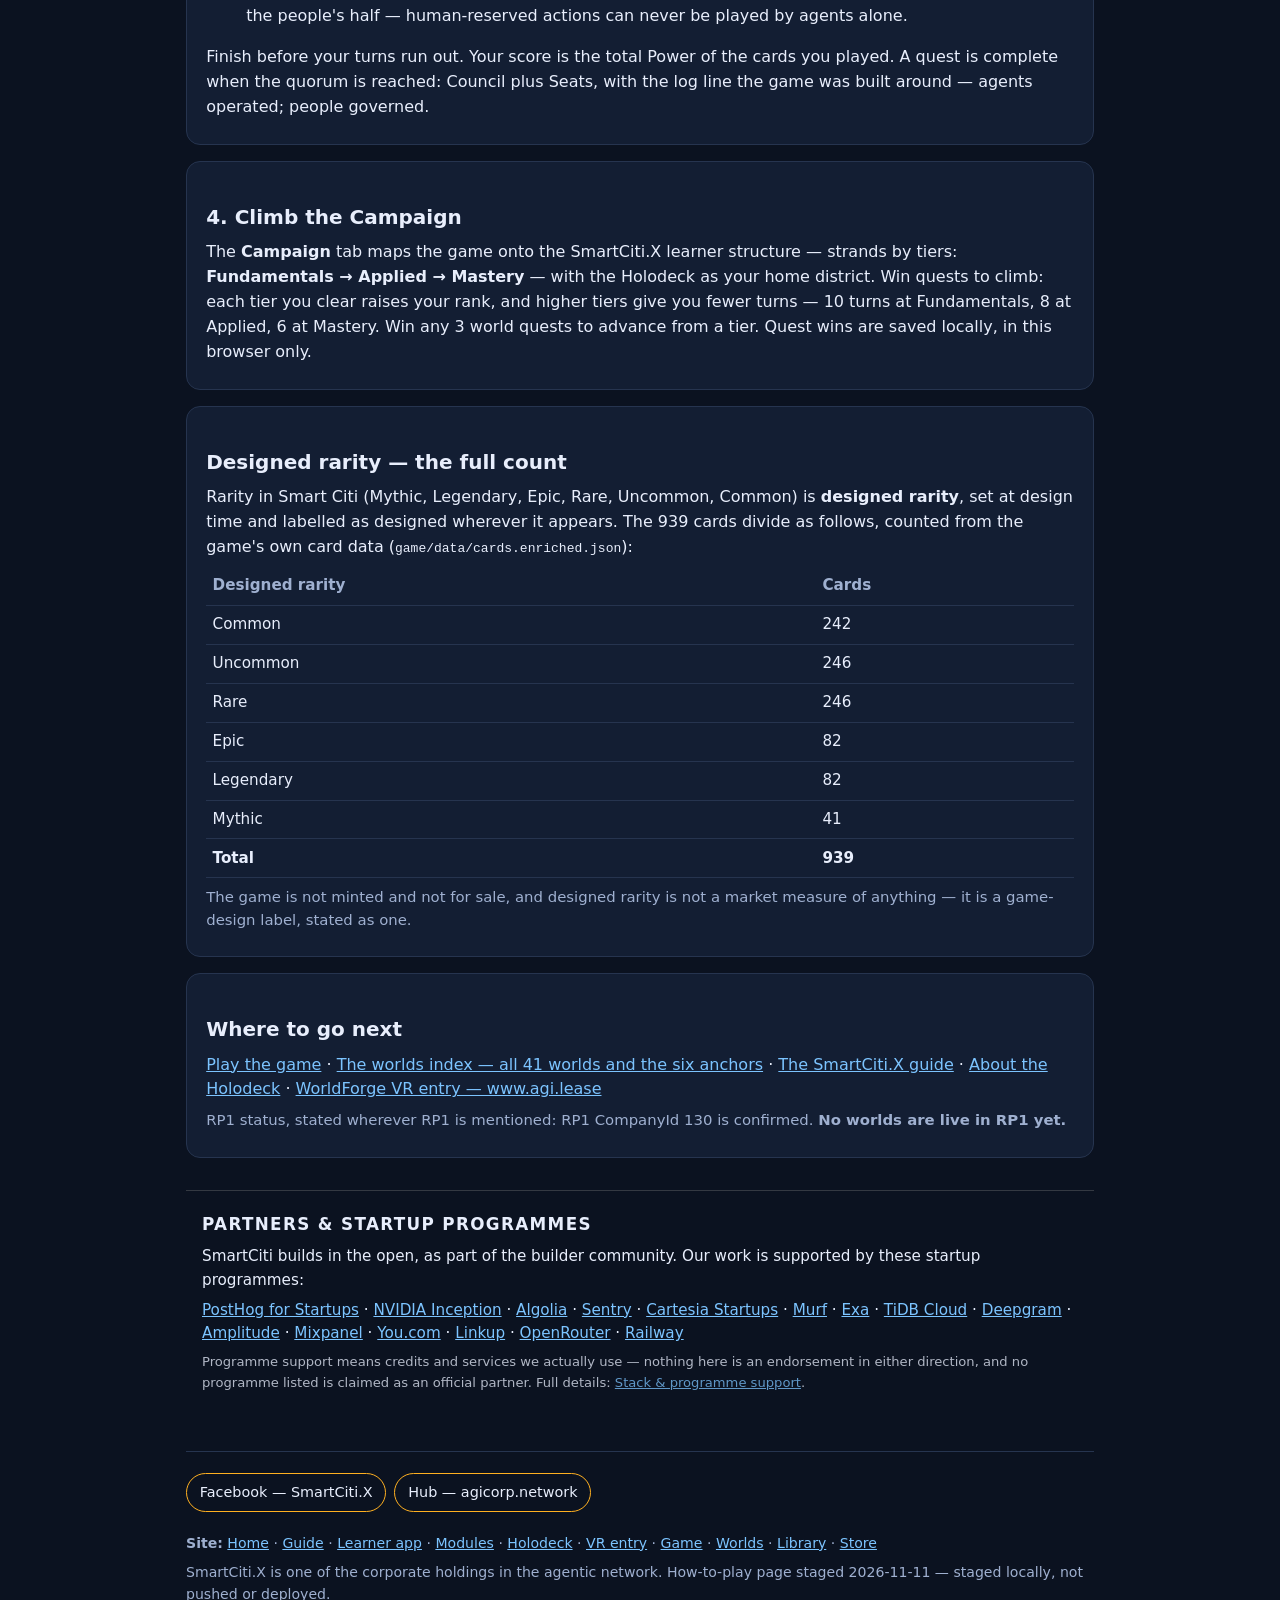
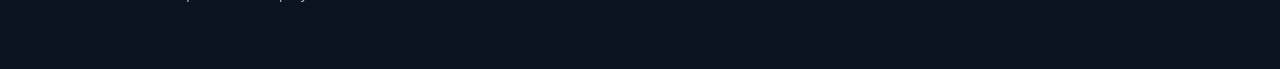
<file: game/how-to-play.html>
<!DOCTYPE html>
<html lang="en">
<head>
<meta charset="utf-8">
<meta name="viewport" content="width=device-width, initial-scale=1, viewport-fit=cover">
<title>How to Play — Smart Citi, the Master Card Game · SmartCiti.X</title>
<meta name="description" content="How to play Smart Citi: build a legal 20-card deck, operate a district, then govern it by quorum. 939 Master Cards across 41 worlds. Designed rarity — not minted, not for sale.">
<link rel="canonical" href="https://smartciti.space/game/how-to-play.html">
<link rel="icon" type="image/png" href="../assets/profile.png">
<style>
:root{--bg:#0b1220;--panel:#131e33;--ink:#e8eefc;--mut:#9fb0d0;--acc:#ffb020;--line:#26344f;--brand:#ff6b1a}
*{box-sizing:border-box}
body{margin:0;background:var(--bg);color:var(--ink);font-family:system-ui,-apple-system,"Segoe UI",sans-serif;line-height:1.55}
main{max-width:940px;margin:0 auto;padding:0 16px 56px}
a{color:#7cc4ff}
h1{font-size:1.9rem;margin:.6rem 0 .2rem}
h1 .x{color:var(--brand)}
h2{font-size:1.25rem;margin:1.4rem 0 .4rem}
p{margin:.45rem 0}
.banner{border-radius:10px;padding:.8rem 1rem;margin:.8rem 0;font-size:.95rem}
.banner.demo{background:#3a2f00;border:1px solid #8a6d00;color:#ffe9a8}
.banner.proposed{background:#2a1414;border:1px solid #7a2b2b;color:#ffc9c9}
.card{background:var(--panel);border:1px solid var(--line);border-radius:14px;padding:1.1rem 1.2rem;margin:1rem 0}
.mut{color:var(--mut);font-size:.93rem}
table{width:100%;border-collapse:collapse;font-size:.95rem}
td,th{border-bottom:1px solid var(--line);padding:.45rem .4rem;text-align:left;vertical-align:top}
th{color:var(--mut);font-weight:600}
ol li,ul li{margin:.3rem 0}
footer{color:var(--mut);font-size:.88rem;margin-top:2rem;border-top:1px solid var(--line);padding-top:1rem}
.agi-chips{display:flex;flex-wrap:wrap;gap:.5rem;margin:0 0 1rem;padding:0;list-style:none}
.agi-chips a{display:inline-block;padding:.45rem .8rem;border:1px solid var(--acc);border-radius:999px;color:var(--ink);text-decoration:none;font-size:.9rem}
.site-head{display:flex;flex-wrap:wrap;align-items:center;gap:.6rem 1rem;padding:.9rem 0 .4rem}
.site-head .brand{font-weight:800;font-size:1.05rem;color:var(--ink);text-decoration:none}
.site-head .brand .x{color:var(--brand)}
.site-nav{display:flex;flex-wrap:wrap;gap:.35rem .9rem;margin-left:auto}
.site-nav a{color:var(--mut);text-decoration:none;font-size:.93rem;font-weight:600}
.site-nav a:hover{color:var(--ink);text-decoration:underline}
.lede{font-size:1.08rem;max-width:46rem}
a.btn{display:inline-block;margin-top:.5rem;background:var(--acc);color:#1a1200;font-weight:800;border-radius:10px;padding:.6rem 1rem;text-decoration:none}
a.btn.ghost{background:transparent;color:var(--ink);border:2px solid var(--line);font-weight:600}
</style>
<script>
!function(t,e){var o,n,p,r;e.__SV||(window.posthog=e,e._i=[],e.init=function(i,s,a){function g(t,e){var o=e.split(".");2==o.length&&(t=t[o[0]],e=o[1]),t[e]=function(){t.push([e].concat(Array.prototype.slice.call(arguments,0)))}}(p=t.createElement("script")).type="text/javascript",p.crossOrigin="anonymous",p.async=!0,p.src=s.api_host.replace(".i.posthog.com","-assets.i.posthog.com")+"/static/array.js",(r=t.getElementsByTagName("script")[0]).parentNode.insertBefore(p,r);var u=e;for(void 0!==a?u=e[a]=[]:a="posthog",u.people=u.people||[],u.toString=function(t){var e="posthog";return"posthog"!==a&&(e+="."+a),t||(e+=" (stub)"),e},u.people.toString=function(){return u.toString(1)+".people (stub)"},o="init Ie Ts Ms Ee Es Rs capture Ge calculateEventProperties Os register register_once register_for_session unregister unregister_for_session js getFeatureFlag getFeatureFlagPayload isFeatureFlagEnabled reloadFeatureFlags updateEarlyAccessFeatureEnrollment getEarlyAccessFeatures on onFeatureFlags onSessionId getSurveys getActiveMatchingSurveys renderSurvey canRenderSurvey canRenderSurveyIdentified renderSurveyPreview identify setPersonProperties group resetGroups setPersonPropertiesForFlags resetPersonPropertiesForFlags setGroupPropertiesForFlags resetGroupPropertiesForFlags reset get_distinct_id getGroups get_session_id get_session_replay_url alias set_config startSessionRecording stopSessionRecording sessionRecordingStarted captureException loadToolbar get_property getSessionProperty zs As createPersonProfile Is opt_in_capturing opt_out_capturing has_opted_in_capturing has_opted_out_capturing clear_opt_out_capturing Ds getPageviewId captureTraceFeedback captureTraceMetric".split(" "),n=0;n<o.length;n++)g(u,o[n]);e._i.push([i,s,a])},e.__SV=1)}(document,window.posthog||[]);
posthog.init('phc_Di4hnxJzk3F4djejjDys9SaXLHjDiUQZSVhHwQUw5UWh',{api_host:'https://us.i.posthog.com',defaults:'2025-05-24',autocapture:true,capture_pageview:true,session_recording:{maskAllInputs:true}})
</script>
</head>
<body>
<main>
<header class="site-head">
  <a class="brand" href="../index.html">SmartCiti<span class="x">.X</span></a>
  <nav class="site-nav" aria-label="Site">
    <a href="../index.html">Home</a>
    <a href="../guide.html">Guide</a>
    <a href="../learner/index.html">Learner app</a>
    <a href="../modules/index.html">Modules</a>
    <a href="../holodeck/about.html">Holodeck</a>
    <a href="../vr-entry/index.html">VR entry</a>
    <a href="index.html">Game</a>
    <a href="../worlds/index.html">Worlds</a>
    <a href="https://www.agicorp.network/store/guides-books.html">Library</a>
    <a href="https://www.agicorp.network/store/">Store</a>
  </nav>
</header>

<h1>How to Play — Smart Citi</h1>
<p class="lede">Smart Citi is the card-quest face of SmartCiti.X: <strong>939 Master
Cards across 41 worlds</strong>, built from the WorldForge worlds. All 41 quest
worlds were verified winnable in the local build (V1.1, verified locally). The
idea of the game is the idea of the city itself, in miniature: agents operate,
people govern. You play in two halves — first you operate a district, then you
govern it, and the mission only counts when people enact it.</p>
<p><a class="btn" href="index.html">Play the Smart Citi game</a>
<a class="btn ghost" href="../worlds/index.html">Browse the 41 worlds first</a></p>

<div class="banner proposed"><strong>The game is not minted and not for sale.</strong>
These are game cards only — no chain, no contract, no price. Rarity and stats
are designed at design time and labelled as designed on every card; they are
not drawn from play or sales data.</div>
<div class="banner demo"><strong>Local build only.</strong> Your collection, deck,
and quest wins live only in this browser (localStorage). Nothing is uploaded,
and clearing your browser storage clears your game.</div>

<section class="card">
<h2>1. Start with the collection</h2>
<p>Open the game and start on the <strong>Collection</strong> tab. Every card shows its
world, its kind, its designed rarity, and its three stats — Power, Build, and
Cost. Search by name or description, or filter by world, kind, or rarity when
you are looking for something specific. Click any card to read its full detail:
its source card ID, its parent card, and — printed on the card itself — which
actions are reserved for humans.</p>
<p>On your first visit the game grants a free <strong>Starter Deck</strong> of 30 cards.
Packs hold 5 cards, are free, and are unlimited — this is a local game, so
opening a pack costs nothing and buys nothing.</p>
</section>

<section class="card">
<h2>2. Build a legal deck — exactly 20 cards</h2>
<p>A deck is legal only when it meets every rule below. The game checks the
rules as you build and tells you plainly when the deck is not legal yet.</p>
<table>
<tr><th>Rule</th><th>What it means</th></tr>
<tr><td>Exactly 20 cards</td><td>No more, no fewer.</td></tr>
<tr><td>Max 1 Mythic</td><td>One Mythic card per deck.</td></tr>
<tr><td>Max 3 Legendary</td><td>Up to three Legendary cards per deck.</td></tr>
<tr><td>Max 4 of any one kind</td><td>Kinds include Zone, Agent, Advisor, Council, Seat, and the other card kinds in the collection.</td></tr>
<tr><td>At least 1 Council card</td><td>You cannot enact a mission without a Council.</td></tr>
<tr><td>At least 2 Seat cards</td><td>A mission needs a Steward Council quorum — 2 of 3 Seats.</td></tr>
</table>
<p>In the <strong>Packs &amp; Deck</strong> tab you can auto-build a legal deck, clear it,
and see your owned-card and deck counts. Click a card in the Collection to add
it to the deck or remove it.</p>
</section>

<section class="card">
<h2>3. Run a District Quest — operate, then govern</h2>
<p>Pick a world in the <strong>Quests</strong> tab and start the quest. You are dealt that
world's real cards, and the quest runs in the game's two halves:</p>
<ol>
<li><strong>Operate:</strong> play 1 Zone card plus any 2 Agent or Advisor cards. This is
the agents' half — the district is running.</li>
<li><strong>Govern:</strong> then enact the mission by playing its Council card plus at
least 2 of its 3 Seat cards. This is the people's half — human-reserved actions
can never be played by agents alone.</li>
</ol>
<p>Finish before your turns run out. Your score is the total Power of the cards
you played. A quest is complete when the quorum is reached: Council plus Seats,
with the log line the game was built around — agents operated; people governed.</p>
</section>

<section class="card">
<h2>4. Climb the Campaign</h2>
<p>The <strong>Campaign</strong> tab maps the game onto the SmartCiti.X learner structure —
strands by tiers: <strong>Fundamentals → Applied → Mastery</strong> — with the Holodeck
as your home district. Win quests to climb: each tier you clear raises your
rank, and higher tiers give you fewer turns — 10 turns at Fundamentals, 8 at
Applied, 6 at Mastery. Win any 3 world quests to advance from a tier. Quest
wins are saved locally, in this browser only.</p>
</section>

<section class="card">
<h2>Designed rarity — the full count</h2>
<p>Rarity in Smart Citi (Mythic, Legendary, Epic, Rare, Uncommon, Common) is
<strong>designed rarity</strong>, set at design time and labelled as designed wherever it
appears. The 939 cards divide as follows, counted from the game's own card
data (<code>game/data/cards.enriched.json</code>):</p>
<table>
<tr><th>Designed rarity</th><th>Cards</th></tr>
<tr><td>Common</td><td>242</td></tr>
<tr><td>Uncommon</td><td>246</td></tr>
<tr><td>Rare</td><td>246</td></tr>
<tr><td>Epic</td><td>82</td></tr>
<tr><td>Legendary</td><td>82</td></tr>
<tr><td>Mythic</td><td>41</td></tr>
<tr><td><strong>Total</strong></td><td><strong>939</strong></td></tr>
</table>
<p class="mut">The game is not minted and not for sale, and designed rarity is
not a market measure of anything — it is a game-design label, stated as one.</p>
</section>

<section class="card">
<h2>Where to go next</h2>
<p><a href="index.html">Play the game</a> · <a href="../worlds/index.html">The worlds index — all 41 worlds and the six anchors</a> ·
<a href="../guide.html">The SmartCiti.X guide</a> · <a href="../holodeck/about.html">About the Holodeck</a> ·
<a href="https://www.agi.lease/">WorldForge VR entry — www.agi.lease</a></p>
<p class="mut">RP1 status, stated wherever RP1 is mentioned: RP1 CompanyId 130
is confirmed. <strong>No worlds are live in RP1 yet.</strong></p>
</section>

<section class="pband" data-pband="1"><style>.pband{border-top:1px solid rgba(128,128,128,.35);margin:2rem auto 0;padding:1.25rem 1rem;max-width:72rem;font-size:.95rem}.pband h2{font-size:1.05rem;text-transform:uppercase;letter-spacing:.08em;margin:0 0 .5rem}.pband p{margin:.4rem 0}.pband .pband-links a{white-space:nowrap}.pband .pband-note{font-size:.82rem;opacity:.75}</style><h2>Partners &amp; startup programmes</h2><p>SmartCiti builds in the open, as part of the builder community. Our work is supported by these startup programmes:</p><p class="pband-links"><a href="https://posthog.com">PostHog for Startups</a> &middot; <a href="https://www.nvidia.com/en-us/startups/">NVIDIA Inception</a> &middot; <a href="https://www.algolia.com">Algolia</a> &middot; <a href="https://sentry.io">Sentry</a> &middot; <a href="https://cartesia.ai">Cartesia Startups</a> &middot; <a href="https://murf.ai">Murf</a> &middot; <a href="https://exa.ai">Exa</a> &middot; <a href="https://www.pingcap.com">TiDB Cloud</a> &middot; <a href="https://deepgram.com">Deepgram</a> &middot; <a href="https://amplitude.com">Amplitude</a> &middot; <a href="https://mixpanel.com">Mixpanel</a> &middot; <a href="https://you.com">You.com</a> &middot; <a href="https://www.linkup.so">Linkup</a> &middot; <a href="https://openrouter.ai">OpenRouter</a> &middot; <a href="https://railway.com">Railway</a></p><p class="pband-note">Programme support means credits and services we actually use &mdash; nothing here is an endorsement in either direction, and no programme listed is claimed as an official partner. Full details: <a href="/partners.html">Stack &amp; programme support</a>.</p></section>
<footer>
  <ul class="agi-chips" aria-label="Follow us">
    <li><a href="https://www.facebook.com/profile.php?id=61596590964426" rel="noopener" target="_blank">Facebook — SmartCiti.X</a></li>
    <li><a href="https://www.agicorp.network" rel="noopener" target="_blank">Hub — agicorp.network</a></li>
  </ul>
  <p><strong>Site:</strong> <a href="../index.html">Home</a> ·
  <a href="../guide.html">Guide</a> · <a href="../learner/index.html">Learner app</a> ·
  <a href="../modules/index.html">Modules</a> · <a href="../holodeck/about.html">Holodeck</a> ·
  <a href="../vr-entry/index.html">VR entry</a> · <a href="index.html">Game</a> ·
  <a href="../worlds/index.html">Worlds</a> · <a href="https://www.agicorp.network/store/guides-books.html">Library</a> ·
  <a href="https://www.agicorp.network/store/">Store</a></p>
  <p>SmartCiti.X is one of the corporate holdings in the agentic network.
  How-to-play page staged 2026-11-11 — staged locally, not pushed or deployed.</p>
</footer>
</main>
</body>
</html>
</file>
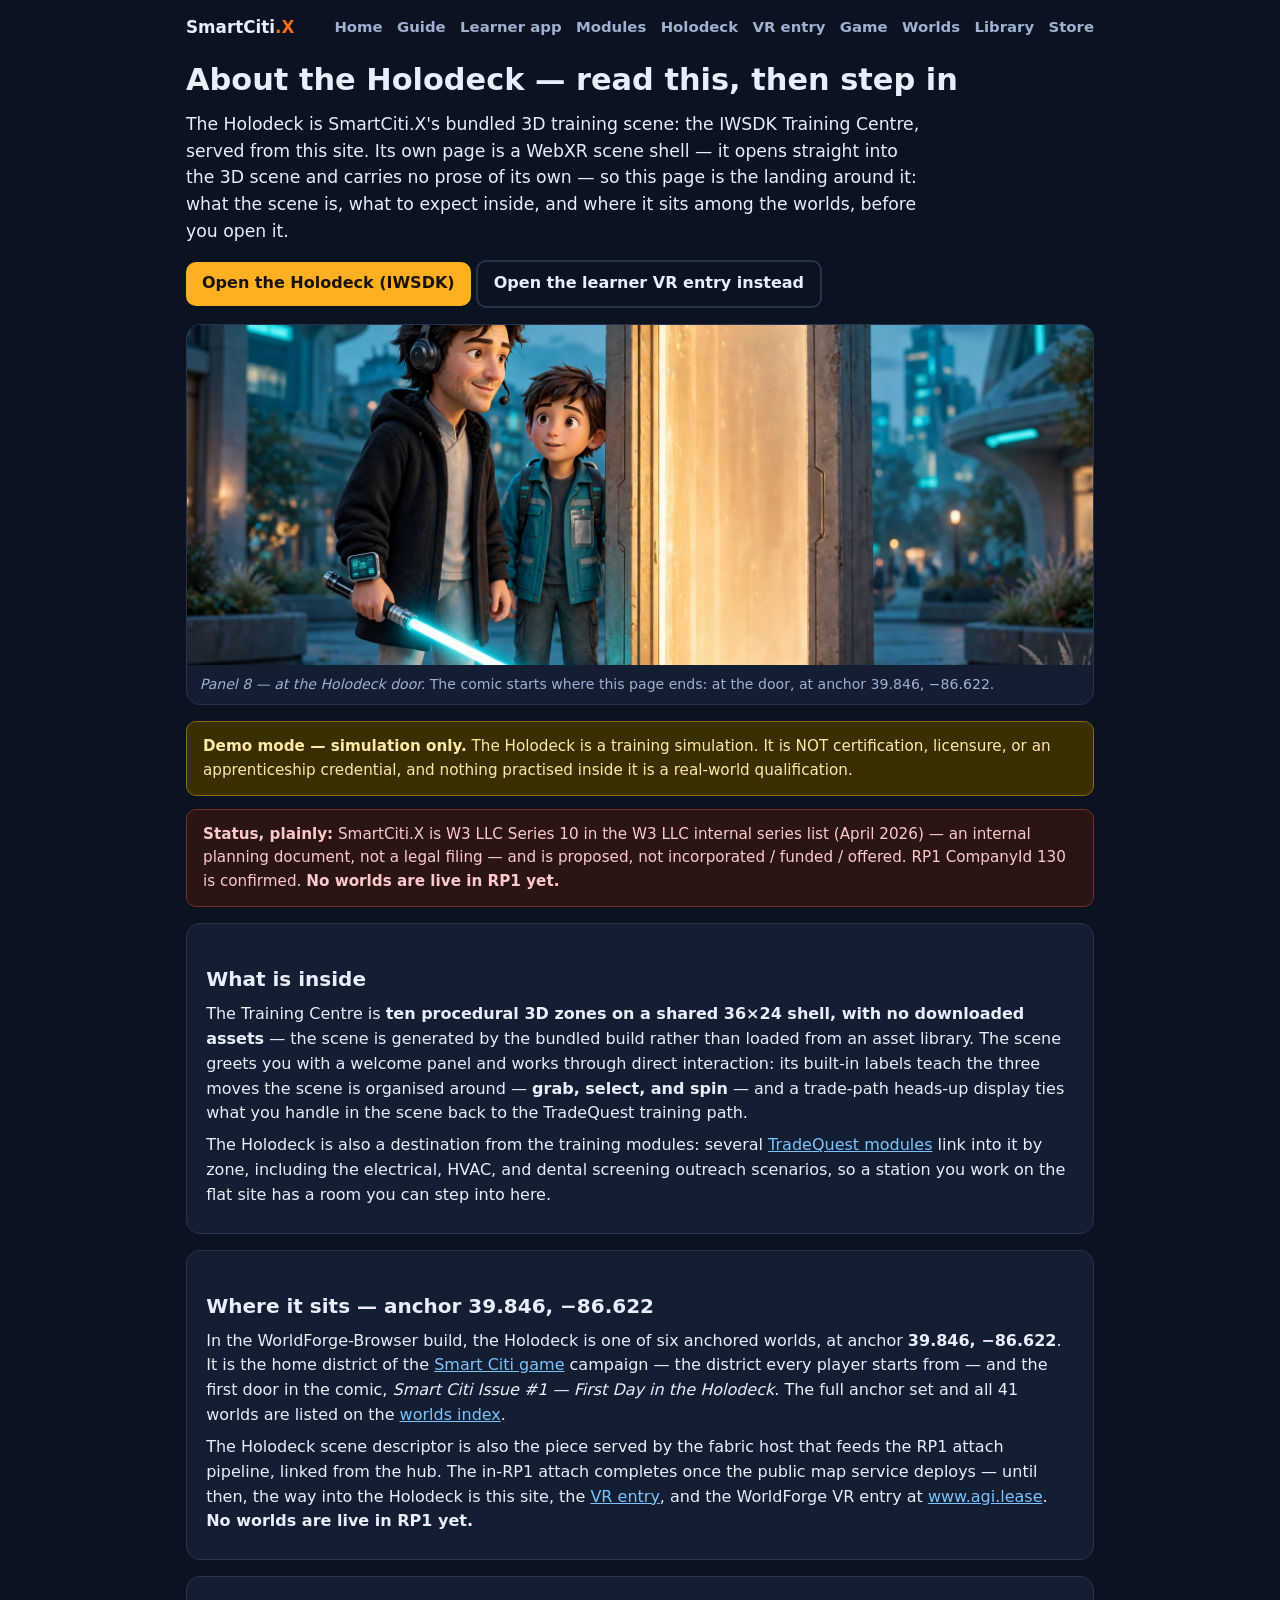
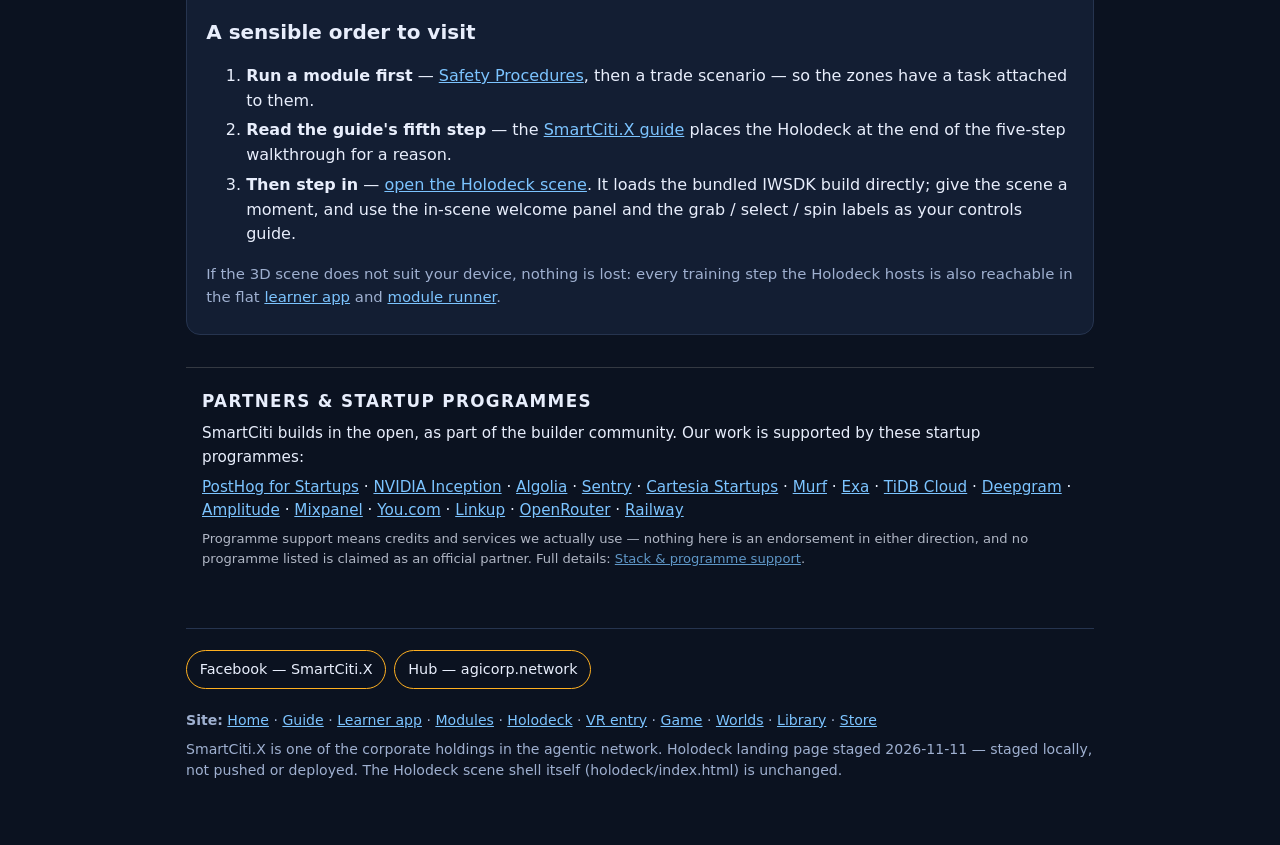
<file: holodeck/about.html>
<!DOCTYPE html>
<html lang="en">
<head>
<meta charset="utf-8">
<meta name="viewport" content="width=device-width, initial-scale=1, viewport-fit=cover">
<title>About the Holodeck — IWSDK Training Centre · SmartCiti.X</title>
<meta name="description" content="What the SmartCiti.X Holodeck is before you open it: a bundled IWSDK Training Centre scene, ten procedural 3D zones on a shared shell, at anchor 39.846, −86.622. No worlds are live in RP1 yet.">
<link rel="canonical" href="https://smartciti.space/holodeck/about.html">
<link rel="icon" type="image/png" href="../assets/profile.png">
<style>
:root{--bg:#0b1220;--panel:#131e33;--ink:#e8eefc;--mut:#9fb0d0;--acc:#ffb020;--line:#26344f;--brand:#ff6b1a}
*{box-sizing:border-box}
body{margin:0;background:var(--bg);color:var(--ink);font-family:system-ui,-apple-system,"Segoe UI",sans-serif;line-height:1.55}
main{max-width:940px;margin:0 auto;padding:0 16px 56px}
a{color:#7cc4ff}
h1{font-size:1.9rem;margin:.6rem 0 .2rem}
h1 .x{color:var(--brand)}
h2{font-size:1.25rem;margin:1.4rem 0 .4rem}
p{margin:.45rem 0}
.banner{border-radius:10px;padding:.8rem 1rem;margin:.8rem 0;font-size:.95rem}
.banner.demo{background:#3a2f00;border:1px solid #8a6d00;color:#ffe9a8}
.banner.proposed{background:#2a1414;border:1px solid #7a2b2b;color:#ffc9c9}
.card{background:var(--panel);border:1px solid var(--line);border-radius:14px;padding:1.1rem 1.2rem;margin:1rem 0}
.mut{color:var(--mut);font-size:.93rem}
ol li,ul li{margin:.3rem 0}
footer{color:var(--mut);font-size:.88rem;margin-top:2rem;border-top:1px solid var(--line);padding-top:1rem}
.agi-chips{display:flex;flex-wrap:wrap;gap:.5rem;margin:0 0 1rem;padding:0;list-style:none}
.agi-chips a{display:inline-block;padding:.45rem .8rem;border:1px solid var(--acc);border-radius:999px;color:var(--ink);text-decoration:none;font-size:.9rem}
.site-head{display:flex;flex-wrap:wrap;align-items:center;gap:.6rem 1rem;padding:.9rem 0 .4rem}
.site-head .brand{font-weight:800;font-size:1.05rem;color:var(--ink);text-decoration:none}
.site-head .brand .x{color:var(--brand)}
.site-nav{display:flex;flex-wrap:wrap;gap:.35rem .9rem;margin-left:auto}
.site-nav a{color:var(--mut);text-decoration:none;font-size:.93rem;font-weight:600}
.site-nav a:hover{color:var(--ink);text-decoration:underline}
.lede{font-size:1.08rem;max-width:46rem}
figure.page-fig{margin:1rem 0;background:var(--panel);border:1px solid var(--line);border-radius:14px;overflow:hidden}
figure.page-fig img{display:block;width:100%;max-height:340px;object-fit:cover}
figure.page-fig figcaption{padding:.55rem .8rem;color:var(--mut);font-size:.88rem}
a.btn{display:inline-block;margin-top:.5rem;background:var(--acc);color:#1a1200;font-weight:800;border-radius:10px;padding:.6rem 1rem;text-decoration:none}
a.btn.ghost{background:transparent;color:var(--ink);border:2px solid var(--line);font-weight:600}
</style>
<script>
!function(t,e){var o,n,p,r;e.__SV||(window.posthog=e,e._i=[],e.init=function(i,s,a){function g(t,e){var o=e.split(".");2==o.length&&(t=t[o[0]],e=o[1]),t[e]=function(){t.push([e].concat(Array.prototype.slice.call(arguments,0)))}}(p=t.createElement("script")).type="text/javascript",p.crossOrigin="anonymous",p.async=!0,p.src=s.api_host.replace(".i.posthog.com","-assets.i.posthog.com")+"/static/array.js",(r=t.getElementsByTagName("script")[0]).parentNode.insertBefore(p,r);var u=e;for(void 0!==a?u=e[a]=[]:a="posthog",u.people=u.people||[],u.toString=function(t){var e="posthog";return"posthog"!==a&&(e+="."+a),t||(e+=" (stub)"),e},u.people.toString=function(){return u.toString(1)+".people (stub)"},o="init Ie Ts Ms Ee Es Rs capture Ge calculateEventProperties Os register register_once register_for_session unregister unregister_for_session js getFeatureFlag getFeatureFlagPayload isFeatureFlagEnabled reloadFeatureFlags updateEarlyAccessFeatureEnrollment getEarlyAccessFeatures on onFeatureFlags onSessionId getSurveys getActiveMatchingSurveys renderSurvey canRenderSurvey canRenderSurveyIdentified renderSurveyPreview identify setPersonProperties group resetGroups setPersonPropertiesForFlags resetPersonPropertiesForFlags setGroupPropertiesForFlags resetGroupPropertiesForFlags reset get_distinct_id getGroups get_session_id get_session_replay_url alias set_config startSessionRecording stopSessionRecording sessionRecordingStarted captureException loadToolbar get_property getSessionProperty zs As createPersonProfile Is opt_in_capturing opt_out_capturing has_opted_in_capturing has_opted_out_capturing clear_opt_out_capturing Ds getPageviewId captureTraceFeedback captureTraceMetric".split(" "),n=0;n<o.length;n++)g(u,o[n]);e._i.push([i,s,a])},e.__SV=1)}(document,window.posthog||[]);
posthog.init('phc_Di4hnxJzk3F4djejjDys9SaXLHjDiUQZSVhHwQUw5UWh',{api_host:'https://us.i.posthog.com',defaults:'2025-05-24',autocapture:true,capture_pageview:true,session_recording:{maskAllInputs:true}})
</script>
</head>
<body>
<main>
<header class="site-head">
  <a class="brand" href="../index.html">SmartCiti<span class="x">.X</span></a>
  <nav class="site-nav" aria-label="Site">
    <a href="../index.html">Home</a>
    <a href="../guide.html">Guide</a>
    <a href="../learner/index.html">Learner app</a>
    <a href="../modules/index.html">Modules</a>
    <a href="about.html">Holodeck</a>
    <a href="../vr-entry/index.html">VR entry</a>
    <a href="../game/index.html">Game</a>
    <a href="../worlds/index.html">Worlds</a>
    <a href="https://www.agicorp.network/store/guides-books.html">Library</a>
    <a href="https://www.agicorp.network/store/">Store</a>
  </nav>
</header>

<h1>About the Holodeck — read this, then step in</h1>
<p class="lede">The Holodeck is SmartCiti.X's bundled 3D training scene: the
IWSDK Training Centre, served from this site. Its own page is a WebXR scene
shell — it opens straight into the 3D scene and carries no prose of its own —
so this page is the landing around it: what the scene is, what to expect
inside, and where it sits among the worlds, before you open it.</p>
<p><a class="btn" href="index.html">Open the Holodeck (IWSDK)</a>
<a class="btn ghost" href="../vr-entry/index.html">Open the learner VR entry instead</a></p>

<figure class="page-fig">
  <img src="../assets/comic-issue-01-panel-08.webp" alt="Panel 8 of Smart Citi Issue #1 — at the Holodeck door">
  <figcaption><em>Panel 8 — at the Holodeck door.</em> The comic starts where this page ends: at the door, at anchor 39.846, −86.622.</figcaption>
</figure>

<div class="banner demo"><strong>Demo mode — simulation only.</strong> The Holodeck is
a training simulation. It is NOT certification, licensure, or an apprenticeship
credential, and nothing practised inside it is a real-world qualification.</div>
<div class="banner proposed"><strong>Status, plainly:</strong> SmartCiti.X is W3 LLC
Series 10 in the W3 LLC internal series list (April 2026) — an internal
planning document, not a legal filing — and is proposed, not incorporated /
funded / offered. RP1 CompanyId 130 is confirmed.
<strong>No worlds are live in RP1 yet.</strong></div>

<section class="card">
<h2>What is inside</h2>
<p>The Training Centre is <strong>ten procedural 3D zones on a shared 36×24 shell,
with no downloaded assets</strong> — the scene is generated by the bundled build
rather than loaded from an asset library. The scene greets you with a welcome
panel and works through direct interaction: its built-in labels teach the
three moves the scene is organised around — <strong>grab, select, and spin</strong> —
and a trade-path heads-up display ties what you handle in the scene back to
the TradeQuest training path.</p>
<p>The Holodeck is also a destination from the training modules: several
<a href="../modules/index.html">TradeQuest modules</a> link into it by zone,
including the electrical, HVAC, and dental screening outreach scenarios, so a
station you work on the flat site has a room you can step into here.</p>
</section>

<section class="card">
<h2>Where it sits — anchor 39.846, −86.622</h2>
<p>In the WorldForge-Browser build, the Holodeck is one of six anchored worlds,
at anchor <strong>39.846, −86.622</strong>. It is the home district of the
<a href="../game/index.html">Smart Citi game</a> campaign — the district every
player starts from — and the first door in the comic,
<em>Smart Citi Issue #1 — First Day in the Holodeck</em>. The full anchor set
and all 41 worlds are listed on the <a href="../worlds/index.html">worlds index</a>.</p>
<p>The Holodeck scene descriptor is also the piece served by the fabric host
that feeds the RP1 attach pipeline, linked from the hub. The in-RP1 attach
completes once the public map service deploys — until then, the way into the
Holodeck is this site, the <a href="../vr-entry/index.html">VR entry</a>, and
the WorldForge VR entry at <a href="https://www.agi.lease/">www.agi.lease</a>.
<strong>No worlds are live in RP1 yet.</strong></p>
</section>

<section class="card">
<h2>A sensible order to visit</h2>
<ol>
<li><strong>Run a module first</strong> — <a href="../modules/index.html">Safety Procedures</a>,
then a trade scenario — so the zones have a task attached to them.</li>
<li><strong>Read the guide's fifth step</strong> — the
<a href="../guide.html">SmartCiti.X guide</a> places the Holodeck at the end of
the five-step walkthrough for a reason.</li>
<li><strong>Then step in</strong> — <a href="index.html">open the Holodeck scene</a>. It
loads the bundled IWSDK build directly; give the scene a moment, and use the
in-scene welcome panel and the grab / select / spin labels as your controls
guide.</li>
</ol>
<p class="mut">If the 3D scene does not suit your device, nothing is lost: every
training step the Holodeck hosts is also reachable in the flat
<a href="../learner/index.html">learner app</a> and
<a href="../modules/index.html">module runner</a>.</p>
</section>

<section class="pband" data-pband="1"><style>.pband{border-top:1px solid rgba(128,128,128,.35);margin:2rem auto 0;padding:1.25rem 1rem;max-width:72rem;font-size:.95rem}.pband h2{font-size:1.05rem;text-transform:uppercase;letter-spacing:.08em;margin:0 0 .5rem}.pband p{margin:.4rem 0}.pband .pband-links a{white-space:nowrap}.pband .pband-note{font-size:.82rem;opacity:.75}</style><h2>Partners &amp; startup programmes</h2><p>SmartCiti builds in the open, as part of the builder community. Our work is supported by these startup programmes:</p><p class="pband-links"><a href="https://posthog.com">PostHog for Startups</a> &middot; <a href="https://www.nvidia.com/en-us/startups/">NVIDIA Inception</a> &middot; <a href="https://www.algolia.com">Algolia</a> &middot; <a href="https://sentry.io">Sentry</a> &middot; <a href="https://cartesia.ai">Cartesia Startups</a> &middot; <a href="https://murf.ai">Murf</a> &middot; <a href="https://exa.ai">Exa</a> &middot; <a href="https://www.pingcap.com">TiDB Cloud</a> &middot; <a href="https://deepgram.com">Deepgram</a> &middot; <a href="https://amplitude.com">Amplitude</a> &middot; <a href="https://mixpanel.com">Mixpanel</a> &middot; <a href="https://you.com">You.com</a> &middot; <a href="https://www.linkup.so">Linkup</a> &middot; <a href="https://openrouter.ai">OpenRouter</a> &middot; <a href="https://railway.com">Railway</a></p><p class="pband-note">Programme support means credits and services we actually use &mdash; nothing here is an endorsement in either direction, and no programme listed is claimed as an official partner. Full details: <a href="/partners.html">Stack &amp; programme support</a>.</p></section>
<footer>
  <ul class="agi-chips" aria-label="Follow us">
    <li><a href="https://www.facebook.com/profile.php?id=61596590964426" rel="noopener" target="_blank">Facebook — SmartCiti.X</a></li>
    <li><a href="https://www.agicorp.network" rel="noopener" target="_blank">Hub — agicorp.network</a></li>
  </ul>
  <p><strong>Site:</strong> <a href="../index.html">Home</a> ·
  <a href="../guide.html">Guide</a> · <a href="../learner/index.html">Learner app</a> ·
  <a href="../modules/index.html">Modules</a> · <a href="about.html">Holodeck</a> ·
  <a href="../vr-entry/index.html">VR entry</a> · <a href="../game/index.html">Game</a> ·
  <a href="../worlds/index.html">Worlds</a> · <a href="https://www.agicorp.network/store/guides-books.html">Library</a> ·
  <a href="https://www.agicorp.network/store/">Store</a></p>
  <p>SmartCiti.X is one of the corporate holdings in the agentic network.
  Holodeck landing page staged 2026-11-11 — staged locally, not pushed or deployed.
  The Holodeck scene shell itself (holodeck/index.html) is unchanged.</p>
</footer>
</main>
</body>
</html>
</file>
<file: assets/ds/tokens.css>
/* ============================================================
   Agentic Network Design System v2 — tokens.css
   Shared neutral spine + type/space/shape/motion/status tokens.
   Load order: tokens.css -> <site>.accent.css -> components.css
   Framework-free. Safe to drop into any repo in the estate.
   All colour pairs sanctioned for text are printed with their
   measured WCAG ratios in DESIGN-SYSTEM.md §9.1.
   ============================================================ */

:root{
  /* — Neutral spine: light grounds — */
  --bg:#FAF6EC;            /* paper-100, page ground */
  --surface:#FFFDF7;       /* paper-50, cards */
  --surface-quiet:#F1EAD8; /* paper-200, quiet sections, stripes */
  --text:#17222D;          /* 14.93:1 on --bg */
  --text-2:#405364;        /* 7.37:1 on --bg */
  --text-3:#5A6B7A;        /* 5.10:1 on --bg */
  --line:#DDD3BA;          /* decorative borders on light */
  --line-strong:#8A7B52;   /* 3.86:1 — input borders, UI boundaries */

  /* — Gold family (shared signal) — */
  --gold:#C9A227;          /* GRAPHIC ONLY (2.24:1) — never text on light */
  --gold-text:#7A5C00;     /* 5.79:1 on --bg — text-safe gold */
  --gold-fill:#E8C85A;     /* primary fill on dark; text on it is --text (9.85:1) */

  /* — Links, focus — */
  --link:#0E7C7B;          /* 4.65:1 on --bg */
  --focus:#0E7C7B;

  /* — Dark grounds — */
  --bg-d:#07131F;          /* ink-950 */
  --surface-d:#0B1E3A;     /* ink-900 */
  --raised-d:#123152;      /* ink-800 */
  --ink-700:#24476E;       /* dark borders, secondary dark fills */
  --text-d:#F5F1E6;        /* 16.58:1 on --bg-d */
  --text-d2:#C7D2DF;       /* 10.87:1 on --surface-d */
  --text-d3:#93A5BC;       /* 6.62:1 on --surface-d */
  --line-d:rgba(255,255,255,.18);
  --link-d:#E8C85A;        /* 10.18:1 on --surface-d */
  --focus-d:#E8C85A;

  /* — Status (always paired with a text label) — */
  --ok:#1E7A34;            /* 5.00:1 on --bg */
  --ok-tint:#EAF4EC;
  --ok-d:#7BD88F;          /* 9.56:1 on ink-900 */
  --danger:#B3261E;        /* 6.06:1 on --bg; white on it 6.54:1 */
  --danger-tint:#FBEDEC;
  --danger-d:#F2B8B5;      /* 9.75:1 on ink-900 */
  --warn:#8A5A00;          /* 5.37:1 on --warn-tint */
  --warn-tint:#FFF3D6;
  --info:#175CD3;          /* 5.55:1 on --bg */
  --info-tint:#EBF1FC;

  /* — Accent slots: set by packs/<site>.accent.css —
     Defaults below are the AGI Corp set so a page is never unstyled. */
  --accent:#17352A;
  --accent-deep:#17352A;
  --accent-bright:#E9B949;
  --accent-text:#17352A;
  --accent-text-alt:#8A6100;
  --on-accent:#FFFFFF;
  --hero-ground:#17352A;

  /* — Type — */
  --font-display:"Iowan Old Style","Palatino Linotype",Palatino,Georgia,serif;
  --font-sans:system-ui,-apple-system,"Segoe UI",Roboto,"Helvetica Neue",Arial,sans-serif;
  --font-mono:ui-monospace,"SF Mono","Cascadia Mono",Consolas,monospace;
  --fs-display:clamp(2.5rem,6vw,4.25rem);
  --fs-h2:clamp(1.9rem,4vw,2.75rem);
  --fs-h3:1.25rem;
  --fs-h4:1.05rem;
  --fs-lede:clamp(1.08rem,2.4vw,1.28rem);
  --fs-body:1rem;
  --fs-small:.9rem;
  --fs-caption:.82rem;
  --fs-eyebrow:.76rem;
  --fs-chip:.78rem;
  --lh-body:1.65;
  --measure:46rem;         /* reading width */
  --measure-wide:72rem;    /* content width */

  /* — Space (4px base) — */
  --sp-1:.25rem; --sp-2:.5rem; --sp-3:.75rem; --sp-4:1rem;
  --sp-5:1.5rem; --sp-6:2rem; --sp-7:3rem; --sp-8:4rem;
  --sp-9:6rem; --sp-10:8rem;
  --gutter:clamp(1.25rem,4vw,3rem);
  --section-pad:clamp(4.5rem,9vw,7.5rem);

  /* — Shape & elevation — */
  --r-sm:10px; --r-md:14px; --r-lg:20px; --r-xl:28px; --r-pill:999px;
  --sh-sm:0 4px 14px rgba(7,19,31,.07);
  --sh-md:0 14px 36px rgba(7,19,31,.12);
  --sh-lg:0 24px 60px rgba(7,19,31,.18);

  /* — Motion — */
  --ease:cubic-bezier(.22,1,.36,1);
  --dur-fast:180ms;
  --dur-med:240ms;

  /* — Targets & bars — */
  --tap:44px;              /* minimum interactive size */
  --tap-primary:48px;      /* primary action height */
  --header-h:72px;
  --actionbar-h:72px;
}

/* Dark section scope: components inside .ds-dark read these. */
.ds-dark{
  --bg:var(--surface-d);
  --surface:var(--raised-d);
  --surface-quiet:var(--ink-700);
  --text:var(--text-d);
  --text-2:var(--text-d2);
  --text-3:var(--text-d3);
  --line:var(--line-d);
  --line-strong:rgba(255,255,255,.45);
  --link:var(--link-d);
  --focus:var(--focus-d);
  --gold-text:var(--gold-fill);
  --ok:var(--ok-d);
  --danger:var(--danger-d);
  background:var(--surface-d);
  color:var(--text-d);
}
</file>
<file: assets/ds/smartciti.accent.css>
/* SmartCiti.X — accent file. DARK-FIRST site: the page ground is the accent.
   Playfulness lives inside the system rules: amber/orange energy, ice text,
   pill geometry stays, targets stay 44px+. Pairs in DESIGN-SYSTEM.md §9.1.
   Load tokens.css, then this file, then components.css; wrap page content
   in .ds-dark so components read the dark token scope. */
:root{
  --accent:#FFB020;          /* amber — 10.24:1 on ground; ink on it 10.24:1 */
  --accent-deep:#0B1220;     /* the ground itself */
  --accent-bright:#FF6B1A;   /* orange — 6.57:1 on ground (text-safe on dark) */
  --accent-text:#FFB020;
  --accent-text-alt:#FF6B1A;
  --on-accent:#0B1220;       /* ink text on amber fills */
  --hero-ground:#0B1220;
  --bg:#0B1220;
  --surface:#131E33;         /* panel navy */
  --surface-quiet:#131E33;
  --text:#E8EEFC;            /* ice — 16.11:1 on ground */
  --text-2:#9FB0D0;          /* muted — 8.55:1 on ground */
  --text-3:#9FB0D0;
  --line:rgba(232,238,252,.16);
  --line-strong:rgba(232,238,252,.4);
  --link:#FFB020;
  --focus:#FFB020;            /* 9.10:1 on panel */
  --ok:#2FBF71;              /* 7.86:1 on ground */
}
/* Filled orange actions use orange-deep — white on brand orange fails AA.
   .ds-btn--primary renders amber with ink text via --on-accent above. */
.ds-btn--energy{background:#C24E00;color:#fff} /* white on it 4.79:1 */
</file>
<file: assets/ds/components.css>
/* ============================================================
   Agentic Network Design System v2 — components.css
   Framework-free component layer. Requires tokens.css and one
   packs/<site>.accent.css loaded before it.
   Prefix: ds-. Spec: DESIGN-SYSTEM.md §6–§9.
   ============================================================ */

/* ——— Base ——— */
*,*::before,*::after{box-sizing:border-box}
html{scroll-behavior:smooth;scroll-padding-top:calc(var(--header-h) + 16px)}
body{
  margin:0;background:var(--bg);color:var(--text);
  font-family:var(--font-sans);font-size:var(--fs-body);line-height:var(--lh-body);
  -webkit-text-size-adjust:100%;
}
img,video,iframe,svg{max-width:100%}
img,video{height:auto}
h1,h2{font-family:var(--font-display);font-weight:650;letter-spacing:-.02em;margin:0 0 var(--sp-4)}
h1{font-size:var(--fs-display);line-height:1.02}
h2{font-size:var(--fs-h2);line-height:1.1}
h3{font-size:var(--fs-h3);line-height:1.3;margin:0 0 var(--sp-2)}
h4{font-size:var(--fs-h4);line-height:1.35;margin:0 0 var(--sp-2)}
p{margin:0 0 var(--sp-4)}
a{color:var(--link);text-decoration:underline;text-underline-offset:3px}
a:hover{text-decoration-thickness:2px}
:focus-visible{outline:3px solid var(--focus);outline-offset:3px;border-radius:4px}
::selection{background:var(--gold-fill);color:var(--text)}
.ds-dark ::selection{background:var(--gold);color:#07131F}

.ds-wrap{max-width:var(--measure-wide);margin-inline:auto;padding-inline:var(--gutter)}
.ds-read{max-width:var(--measure)}
.ds-eyebrow{
  font-size:var(--fs-eyebrow);font-weight:800;letter-spacing:.16em;
  text-transform:uppercase;color:var(--accent-text);margin:0 0 var(--sp-3);
}
.ds-dark .ds-eyebrow{color:var(--accent-bright)}
.ds-lede{font-size:var(--fs-lede);line-height:1.55;color:var(--text-2);max-width:46rem}
.ds-small{font-size:var(--fs-small);color:var(--text-2)}
.ds-meta{font-size:var(--fs-caption);color:var(--text-3);overflow-wrap:anywhere}
.ds-section{padding-block:var(--section-pad)}
.ds-section--quiet{background:var(--surface-quiet)}
.ds-visually-hidden{
  position:absolute!important;width:1px;height:1px;margin:-1px;padding:0;
  overflow:hidden;clip:rect(0 0 0 0);white-space:nowrap;border:0;
}

/* ——— Skip link ——— */
.ds-skip{
  position:absolute;left:var(--sp-4);top:-100px;z-index:200;
  background:var(--surface-d);color:var(--text-d);padding:.75rem 1.25rem;
  border-radius:0 0 var(--r-md) var(--r-md);text-decoration:none;font-weight:700;
  min-height:var(--tap);display:inline-flex;align-items:center;
}
.ds-skip:focus{top:0;color:var(--text-d)}

/* ——— Status bar + header + nav (§7.1) ——— */
.ds-statusbar{
  background:var(--bg-d);color:var(--text-d2);
  font-size:var(--fs-small);line-height:1.45;
}
.ds-statusbar .ds-wrap{display:flex;gap:var(--sp-4);align-items:center;min-height:40px;padding-block:var(--sp-2)}
.ds-statusbar strong{color:var(--text-d);font-weight:700}

.ds-header{
  position:sticky;top:0;z-index:100;
  background:var(--accent-deep);color:var(--text-d);
  box-shadow:var(--sh-md);
}
.ds-header__bar{
  display:flex;align-items:center;gap:var(--sp-5);
  min-height:var(--header-h);padding-block:var(--sp-2);
}
.ds-brand{
  font-family:var(--font-display);font-size:1.22rem;font-weight:650;
  color:var(--text-d);text-decoration:none;letter-spacing:-.01em;
  display:inline-flex;align-items:center;gap:var(--sp-3);min-height:var(--tap);
}
.ds-brand:hover{text-decoration:none}
.ds-nav{margin-left:auto}
.ds-nav ul{display:flex;gap:var(--sp-2);list-style:none;margin:0;padding:0;align-items:center}
.ds-nav a{
  color:var(--text-d);text-decoration:none;font-weight:600;
  display:inline-flex;align-items:center;min-height:var(--tap);
  padding:.5rem .85rem;border-radius:var(--r-pill);
}
.ds-nav a:hover{background:rgba(255,255,255,.1);text-decoration:none}
.ds-nav a[aria-current="page"]{
  text-decoration:underline;text-underline-offset:6px;text-decoration-thickness:2px;
  text-decoration-color:var(--accent-bright);
}
.ds-header .ds-btn{margin-left:var(--sp-3)}

/* Dropdown (desktop) */
.ds-nav .ds-hasdrop{position:relative}
.ds-drop{
  position:absolute;top:calc(100% + 8px);left:0;min-width:240px;
  background:var(--raised-d);border:1px solid var(--line-d);border-radius:var(--r-md);
  box-shadow:var(--sh-lg);padding:var(--sp-2);display:none;flex-direction:column;
}
.ds-drop a{border-radius:var(--r-sm);justify-content:flex-start}
.ds-hasdrop[data-open="true"] .ds-drop,
.ds-hasdrop:focus-within .ds-drop{display:flex}

/* Menu button + mobile panel — nav.js drives [data-ds-menu] */
.ds-menu-btn{
  display:none;margin-left:auto;align-items:center;gap:var(--sp-2);
  min-width:var(--tap);min-height:var(--tap);padding:.5rem .9rem;
  background:transparent;color:var(--text-d);
  border:1.5px solid rgba(255,255,255,.45);border-radius:var(--r-pill);
  font:inherit;font-weight:700;cursor:pointer;
}
.ds-menu-panel{display:none}
@media (max-width:900px){
  .ds-nav{display:none}
  .ds-menu-btn{display:inline-flex}
  .ds-header .ds-header__cta{display:none}
  .ds-menu-panel{
    border-top:1px solid var(--line-d);
    padding:var(--sp-3) var(--gutter) calc(var(--sp-5) + env(safe-area-inset-bottom));
    background:var(--accent-deep);
  }
  .ds-menu-panel[data-open="true"]{display:block}
  .ds-menu-panel ul{list-style:none;margin:0;padding:0}
  .ds-menu-panel li a{
    display:flex;align-items:center;min-height:var(--tap-primary);
    color:var(--text-d);text-decoration:none;font-weight:600;
    padding:.6rem .5rem;border-bottom:1px solid var(--line-d);
  }
  .ds-menu-panel li a[aria-current="page"]{
    text-decoration:underline;text-underline-offset:5px;
    text-decoration-color:var(--accent-bright);
  }
  .ds-menu-panel .ds-menu-group{
    padding:.9rem .5rem .3rem;font-size:var(--fs-eyebrow);font-weight:800;
    letter-spacing:.16em;text-transform:uppercase;color:var(--text-d3);
    border-bottom:1px solid var(--line-d);
  }
  .ds-menu-panel .ds-btn{width:100%;margin-top:var(--sp-4)}
}

/* ——— Hero (§7.2) ——— */
.ds-hero{
  background:
    radial-gradient(ellipse 58% 54% at 88% 0%,rgba(255,255,255,.09),transparent 66%),
    radial-gradient(ellipse 60% 56% at 6% 108%,rgba(0,0,0,.22),transparent 68%),
    linear-gradient(150deg,var(--hero-ground),var(--bg-d));
  color:var(--text-d);border-radius:var(--r-xl);
  padding:clamp(3.5rem,8vw,6.5rem) var(--gutter);margin-top:var(--sp-5);
  box-shadow:var(--sh-lg);position:relative;overflow:hidden;
}
.ds-hero h1{color:#FFFDF7;max-width:14ch}
.ds-hero .ds-eyebrow{color:var(--accent-bright)}
.ds-hero .ds-lede{color:var(--text-d2)}
.ds-hero__actions{display:flex;flex-wrap:wrap;gap:var(--sp-3);margin-top:var(--sp-6)}
.ds-hero__proof{margin-top:var(--sp-6);padding-top:var(--sp-5);border-top:1px solid var(--line-d);color:var(--text-d2);font-size:var(--fs-small)}
@media (max-width:520px){
  .ds-hero{border-radius:22px}
  .ds-hero__actions .ds-btn{width:100%}
}

/* ——— Buttons (§7.3) ——— */
.ds-btn{
  display:inline-flex;align-items:center;justify-content:center;gap:var(--sp-2);
  min-height:var(--tap-primary);padding:.8rem 1.35rem;
  border-radius:var(--r-pill);border:1.5px solid transparent;
  font:inherit;font-size:1rem;font-weight:750;line-height:1.2;
  text-decoration:none;cursor:pointer;text-align:center;
  transition:transform var(--dur-fast) var(--ease),box-shadow var(--dur-fast) ease,background var(--dur-fast) ease;
}
.ds-btn:hover{transform:translateY(-1px);text-decoration:none}
.ds-btn--primary{background:var(--accent);color:var(--on-accent);box-shadow:var(--sh-sm)}
.ds-btn--primary:hover{box-shadow:var(--sh-md)}
.ds-btn--gold{background:var(--gold-fill);color:var(--text);box-shadow:var(--sh-sm)}
.ds-btn--secondary{
  background:transparent;color:var(--accent-text);border-color:var(--line-strong);
}
.ds-dark .ds-btn--secondary,.ds-hero .ds-btn--secondary{
  color:var(--text-d);border-color:rgba(255,255,255,.5);
}
.ds-btn--danger{background:var(--danger);color:#fff}
.ds-dark .ds-btn--danger{background:var(--danger);color:#fff}
.ds-btn--text{
  background:none;border:none;color:var(--link);min-height:var(--tap);
  padding:.5rem .75rem;text-decoration:underline;text-underline-offset:3px;
  box-shadow:none;font-weight:700;
}
.ds-btn[disabled],.ds-btn--disabled{
  opacity:.55;cursor:not-allowed;transform:none!important;box-shadow:none;
}
.ds-btn--block{width:100%}

/* ——— Chips (§7.11) ——— */
.ds-chip{
  display:inline-flex;align-items:center;gap:.4rem;
  font-size:var(--fs-chip);font-weight:800;letter-spacing:.07em;text-transform:uppercase;
  padding:.32rem .7rem;border-radius:var(--r-pill);
  background:var(--surface-quiet);color:var(--text-2);border:1px solid var(--line);
}
.ds-chip--live{background:var(--ok-tint);color:var(--ok);border-color:var(--ok)}
.ds-chip--demo{background:var(--warn-tint);color:var(--warn);border-color:var(--warn)}
.ds-chip--info{background:var(--info-tint);color:var(--info);border-color:var(--info)}
.ds-chip--on-dark{background:rgba(255,255,255,.1);color:var(--text-d);border-color:var(--line-d)}

/* ——— Cards (§7.4) ——— */
.ds-grid{display:grid;gap:var(--sp-5);grid-template-columns:repeat(3,1fr)}
@media (max-width:1100px){.ds-grid{grid-template-columns:repeat(2,1fr)}}
@media (max-width:680px){.ds-grid{grid-template-columns:1fr}}
.ds-card{
  background:var(--surface);border:1px solid var(--line);border-radius:var(--r-lg);
  padding:var(--sp-5);box-shadow:var(--sh-sm);display:flex;flex-direction:column;gap:var(--sp-2);
  transition:transform var(--dur-med) var(--ease),box-shadow var(--dur-med) ease,border-color var(--dur-med) ease;
}
.ds-card:hover,.ds-card:focus-within{transform:translateY(-2px);box-shadow:var(--sh-md);border-color:var(--line-strong)}
.ds-card__proof{font-size:var(--fs-small);color:var(--text-2)}
.ds-card__action{margin-top:auto;padding-top:var(--sp-3)}
.ds-card--featured{background:var(--surface-d);color:var(--text-d);border-color:var(--line-d)}
.ds-card--featured .ds-card__proof{color:var(--text-d2)}

/* ——— Store product card (§7.5) ——— */
.ds-product{padding:0;overflow:hidden}
.ds-product__media{
  background:var(--surface-quiet);border-bottom:1px solid var(--line);
  aspect-ratio:3/2;display:flex;align-items:center;justify-content:center;overflow:hidden;
}
.ds-product__media img{width:100%;height:100%;object-fit:cover}
.ds-product__media--cover{aspect-ratio:2/3}
.ds-product__media--cover img{object-fit:contain}
.ds-product__body{padding:var(--sp-5);display:flex;flex-direction:column;gap:var(--sp-2);flex:1}
.ds-product__chips{display:flex;gap:var(--sp-2);flex-wrap:wrap}
.ds-product__price{font-size:1.05rem;font-weight:700;color:var(--text)}
.ds-product__terms{font-size:var(--fs-small);color:var(--text-2)}
.ds-product__action{margin-top:auto;padding-top:var(--sp-3)}
@media (max-width:680px){.ds-product__action .ds-btn{width:100%}}

/* ——— Notices & banners (§7.10) ——— */
.ds-notice{
  border:1px solid var(--line-strong);border-left:6px solid var(--accent);
  border-radius:var(--r-md);padding:var(--sp-4) var(--sp-5);
  background:var(--surface);line-height:1.6;margin-bottom:var(--sp-5);
}
.ds-notice strong.lead{font-weight:800}
.ds-notice--info{border-left-color:var(--info);background:var(--info-tint)}
.ds-notice--success{border-left-color:var(--ok);background:var(--ok-tint)}
.ds-notice--warning{border-left-color:var(--warn);background:var(--warn-tint)}
.ds-notice--danger{border-left-color:var(--danger);background:var(--danger-tint)}
/* Demo-prototype notice (Perilux reference pattern — container styling only;
   the framing text itself is never altered by this layer). */
.ds-notice--demo{border-color:#D9BD55;border-left-color:var(--gold);background:#FFF8DC}

/* ——— Forms (§7.7) ——— */
.ds-field{margin-bottom:var(--sp-5)}
.ds-label{display:block;font-weight:700;margin-bottom:var(--sp-2)}
.ds-label .req{font-weight:600;color:var(--text-2)}
.ds-help{font-size:var(--fs-small);color:var(--text-2);margin:-.25rem 0 var(--sp-2)}
.ds-input,.ds-select,.ds-textarea{
  width:100%;min-height:var(--tap-primary);padding:.7rem 1rem;
  font:inherit;font-size:1rem;color:var(--text);background:#fff;
  border:1.5px solid var(--line-strong);border-radius:var(--r-sm);
}
.ds-textarea{min-height:7rem;resize:vertical}
.ds-input::placeholder{color:#66727E}
.ds-input[aria-invalid="true"],.ds-select[aria-invalid="true"],.ds-textarea[aria-invalid="true"]{
  border-color:var(--danger);border-width:2px;
}
.ds-error-text{color:var(--danger);font-size:var(--fs-small);font-weight:600;margin-top:var(--sp-2)}
.ds-choice{
  display:flex;align-items:center;gap:var(--sp-3);
  min-height:var(--tap);padding:.55rem .75rem;
  border:1.5px solid var(--line);border-radius:var(--r-sm);cursor:pointer;
  margin-bottom:var(--sp-2);background:var(--surface);
}
.ds-choice input{width:22px;height:22px;flex:none;accent-color:var(--accent)}
.ds-error-summary{
  border:2px solid var(--danger);background:var(--danger-tint);
  border-radius:var(--r-md);padding:var(--sp-4) var(--sp-5);margin-bottom:var(--sp-5);
}
.ds-error-summary a{color:var(--danger);font-weight:700}
@media (max-width:680px){.ds-form .ds-btn[type="submit"]{width:100%}}

/* ——— Tables (§7.8) ——— */
.ds-table{width:100%;border-collapse:collapse;font-size:var(--fs-small)}
.ds-table caption{text-align:left;font-weight:700;padding-bottom:var(--sp-3);font-size:1rem}
.ds-table th,.ds-table td{
  padding:.7rem .9rem;text-align:left;vertical-align:top;
  border-bottom:1px solid var(--line);
}
.ds-table thead th{background:var(--surface-quiet);font-weight:700;color:var(--text)}
.ds-table tbody tr:nth-child(even){background:rgba(241,234,216,.5)}
.ds-table .num{text-align:right;font-variant-numeric:tabular-nums}
.ds-table th[aria-sort] button{
  font:inherit;font-weight:700;background:none;border:none;cursor:pointer;
  min-height:var(--tap);display:inline-flex;align-items:center;gap:.35rem;color:inherit;
}
.ds-table-scroll{
  overflow-x:auto;border:1px solid var(--line);border-radius:var(--r-md);
}
.ds-table-scroll:focus-visible{outline-offset:-3px}
@media (max-width:680px){
  /* Card conversion: pair each cell with data-label in markup. */
  .ds-table--cards thead{position:absolute;width:1px;height:1px;overflow:hidden;clip:rect(0 0 0 0)}
  .ds-table--cards,.ds-table--cards tbody,.ds-table--cards tr,.ds-table--cards td{display:block;width:100%}
  .ds-table--cards tr{
    background:var(--surface);border:1px solid var(--line);border-radius:var(--r-md);
    padding:var(--sp-3) var(--sp-4);margin-bottom:var(--sp-3);
  }
  .ds-table--cards tbody tr:nth-child(even){background:var(--surface)}
  .ds-table--cards td{
    border:none;padding:.3rem 0;display:flex;justify-content:space-between;gap:var(--sp-4);
  }
  .ds-table--cards td::before{
    content:attr(data-label);font-weight:700;color:var(--text-2);flex:none;
  }
  .ds-table--cards td.num{justify-content:space-between}
}

/* ——— Accordion / FAQ (§7.9) ——— */
.ds-faq{border-top:1px solid var(--line)}
.ds-faq details{border-bottom:1px solid var(--line)}
.ds-faq summary{
  display:flex;align-items:center;justify-content:space-between;gap:var(--sp-4);
  min-height:var(--tap-primary);padding:.8rem .25rem;cursor:pointer;
  font-weight:700;list-style:none;
}
.ds-faq summary::-webkit-details-marker{display:none}
.ds-faq summary::after{
  content:"";flex:none;width:12px;height:12px;
  border-right:2.5px solid var(--accent-text);border-bottom:2.5px solid var(--accent-text);
  transform:rotate(45deg);transition:transform var(--dur-fast) var(--ease);
}
.ds-faq details[open ] summary::after{transform:rotate(225deg)}
.ds-faq__body{padding:0 .25rem var(--sp-5);max-width:var(--measure)}

/* ——— Course-player chrome (§7.6) ——— */
.ds-player{display:grid;grid-template-columns:280px 1fr;min-height:100dvh}
.ds-player__top{
  grid-column:1/-1;display:flex;align-items:center;gap:var(--sp-4);
  background:var(--accent-deep);color:var(--text-d);
  padding:var(--sp-3) var(--gutter);min-height:64px;
}
.ds-player__top a{color:var(--text-d)}
.ds-player__rail{
  border-right:1px solid var(--line);background:var(--surface);
  padding:var(--sp-4);overflow-y:auto;
}
.ds-module{
  display:flex;gap:var(--sp-3);align-items:flex-start;width:100%;text-align:left;
  min-height:var(--tap-primary);padding:.7rem .8rem;margin-bottom:var(--sp-2);
  background:none;border:1px solid transparent;border-radius:var(--r-sm);
  font:inherit;cursor:pointer;color:var(--text);text-decoration:none;
}
.ds-module:hover{border-color:var(--line)}
.ds-module[aria-current="true"]{
  border-color:var(--line-strong);background:var(--surface-quiet);
  box-shadow:inset 4px 0 0 var(--accent);
}
.ds-module__state{font-size:var(--fs-caption);color:var(--text-2);display:block}
.ds-module--locked{opacity:.75;cursor:not-allowed}
.ds-player__stage{padding:var(--sp-6) var(--gutter);max-width:80rem}
.ds-progress{
  height:12px;border-radius:var(--r-pill);background:var(--surface-quiet);
  border:1px solid var(--line-strong);overflow:hidden;
}
.ds-progress__fill{height:100%;background:var(--accent);border-radius:var(--r-pill)}
.ds-feedback{border-radius:var(--r-md);padding:var(--sp-4) var(--sp-5);margin:var(--sp-4) 0}
.ds-feedback--correct{background:var(--ok-tint);border:1px solid var(--ok)}
.ds-feedback--incorrect{background:var(--danger-tint);border:1px solid var(--danger)}
.ds-lessonbar{display:none}
@media (max-width:900px){
  .ds-player{grid-template-columns:1fr}
  .ds-player__rail{display:none}
  .ds-player__rail[data-open="true"]{display:block}
  .ds-lessonbar{
    display:flex;gap:var(--sp-3);align-items:center;position:sticky;bottom:0;
    background:var(--surface);border-top:1px solid var(--line-strong);
    padding:var(--sp-3) var(--gutter) calc(var(--sp-3) + env(safe-area-inset-bottom));
    box-shadow:0 -6px 20px rgba(7,19,31,.08);
  }
  .ds-lessonbar .ds-btn{flex:1}
}

/* ——— Sticky action bar (§7.12) ——— */
.ds-actionbar{display:none}
@media (max-width:900px){
  .ds-actionbar{
    display:flex;gap:var(--sp-3);align-items:center;
    position:fixed;left:0;right:0;bottom:0;z-index:90;
    background:var(--surface);border-top:1px solid var(--line-strong);
    padding:var(--sp-3) var(--gutter) calc(var(--sp-3) + env(safe-area-inset-bottom));
    box-shadow:0 -8px 24px rgba(7,19,31,.12);
  }
  .ds-actionbar__label{font-size:var(--fs-small);line-height:1.35;flex:1}
  .ds-actionbar__label strong{display:block;font-size:1rem}
  .ds-actionbar .ds-btn{flex:none}
  body[data-actionbar]{padding-bottom:calc(var(--actionbar-h) + env(safe-area-inset-bottom))}
}

/* ——— States (§7.13) ——— */
.ds-state{
  border:1.5px dashed var(--line-strong);border-radius:var(--r-lg);
  padding:var(--sp-7) var(--sp-5);text-align:center;background:var(--surface);
}
.ds-state h3{margin-bottom:var(--sp-2)}
.ds-state p{color:var(--text-2);max-width:34rem;margin-inline:auto}
.ds-skeleton{display:grid;gap:var(--sp-3)}
.ds-skeleton__block{
  background:var(--surface-quiet);border-radius:var(--r-sm);
  min-height:1rem;animation:ds-pulse 1.6s ease-in-out infinite;
}
@keyframes ds-pulse{0%,100%{opacity:.55}50%{opacity:1}}

/* ——— Footer (§7.14) ——— */
.ds-footer{
  background:var(--accent-deep);color:var(--text-d2);
  border-top:4px solid var(--gold);padding:var(--sp-8) 0 var(--sp-7);margin-top:var(--sp-9);
}
.ds-footer h3,.ds-footer h4{color:var(--text-d);font-family:var(--font-sans)}
.ds-footer a{color:var(--text-d2);min-height:var(--tap);display:inline-flex;align-items:center}
.ds-footer a:hover{color:var(--text-d)}
.ds-footer__grid{display:grid;grid-template-columns:2fr 1fr 1fr 1fr;gap:var(--sp-6)}
@media (max-width:900px){.ds-footer__grid{grid-template-columns:1fr 1fr}}
@media (max-width:520px){.ds-footer__grid{grid-template-columns:1fr}}
.ds-footer__status{border-top:1px solid var(--line-d);margin-top:var(--sp-6);padding-top:var(--sp-4);font-size:var(--fs-small)}

/* ——— Root safety net (§6.2 — a net, never the fix) ——— */
html,body{overflow-x:clip}

/* ——— Reduced motion (§9.4) ——— */
@media (prefers-reduced-motion: reduce){
  html{scroll-behavior:auto}
  *,*::before,*::after{
    animation-duration:.01ms!important;animation-iteration-count:1!important;
    transition-duration:.01ms!important;
  }
  .ds-card:hover,.ds-btn:hover{transform:none}
  .ds-skeleton__block{animation:none}
}
</file>
